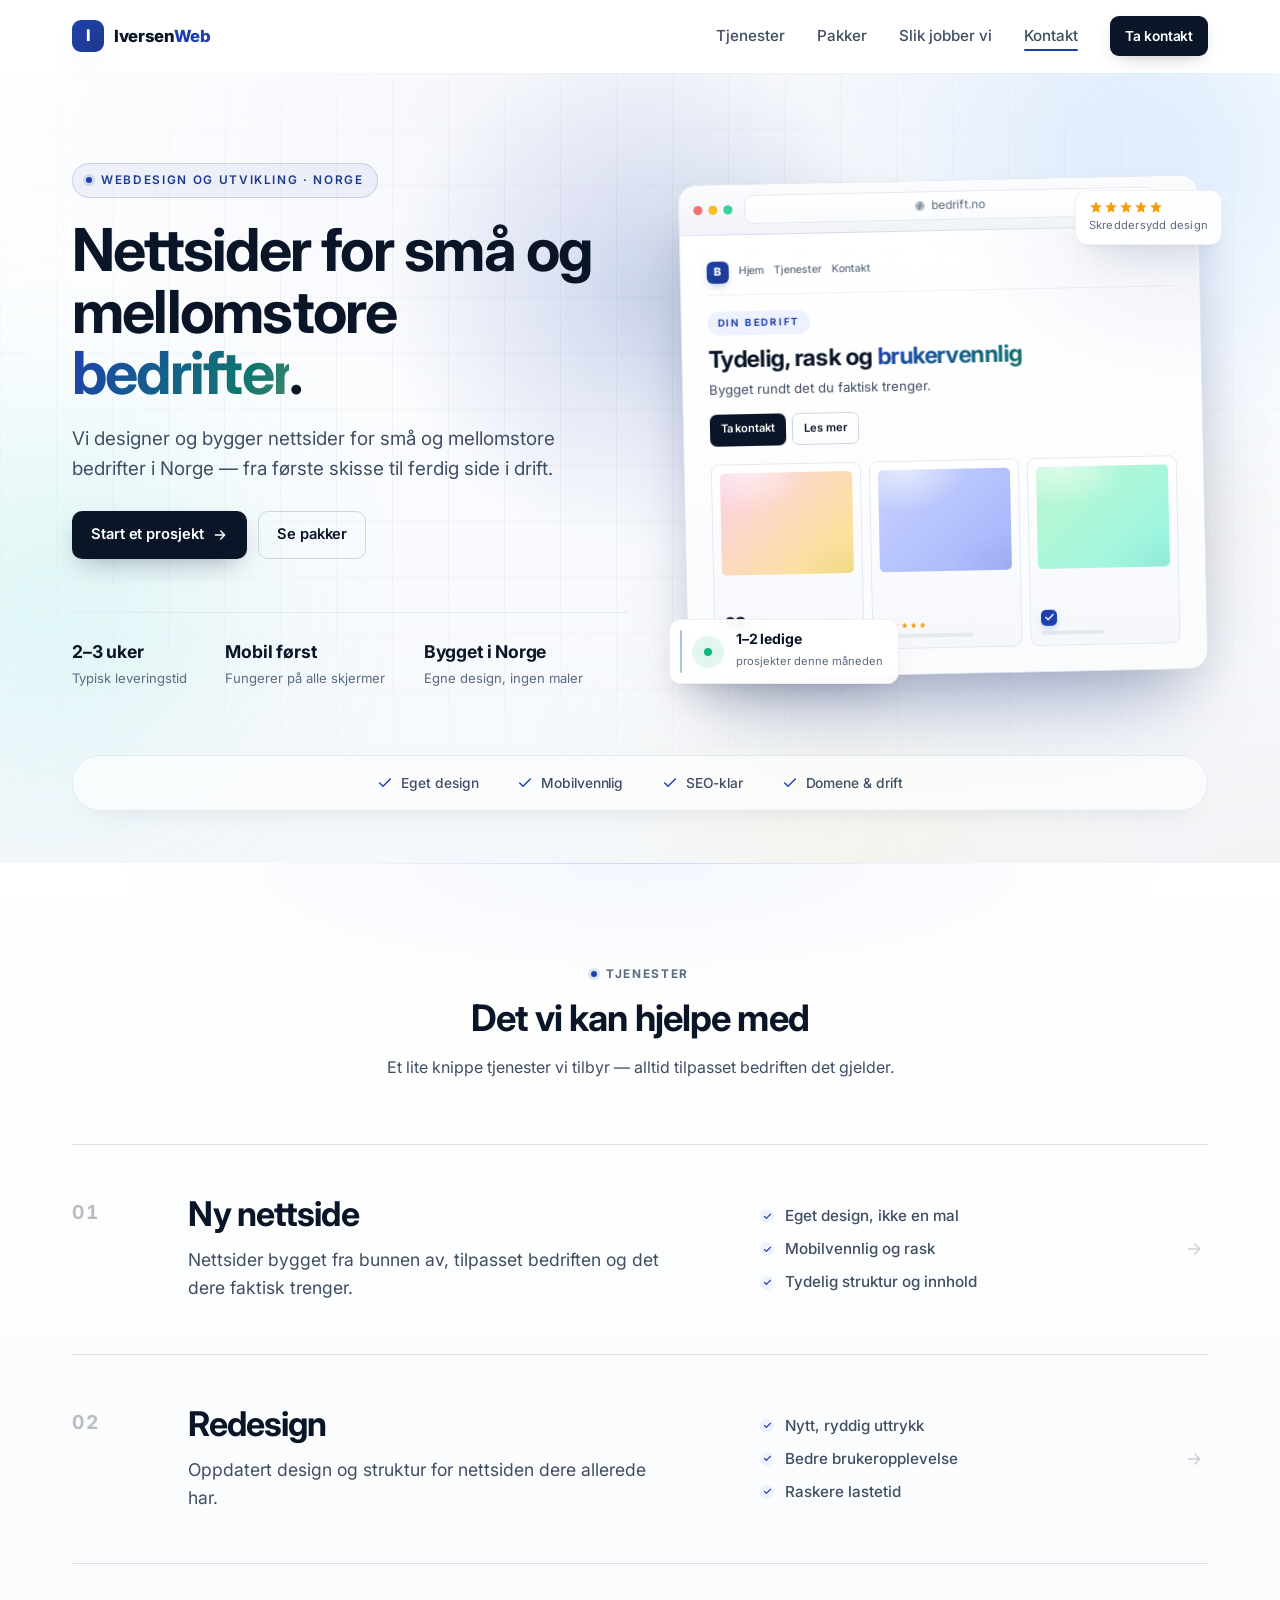
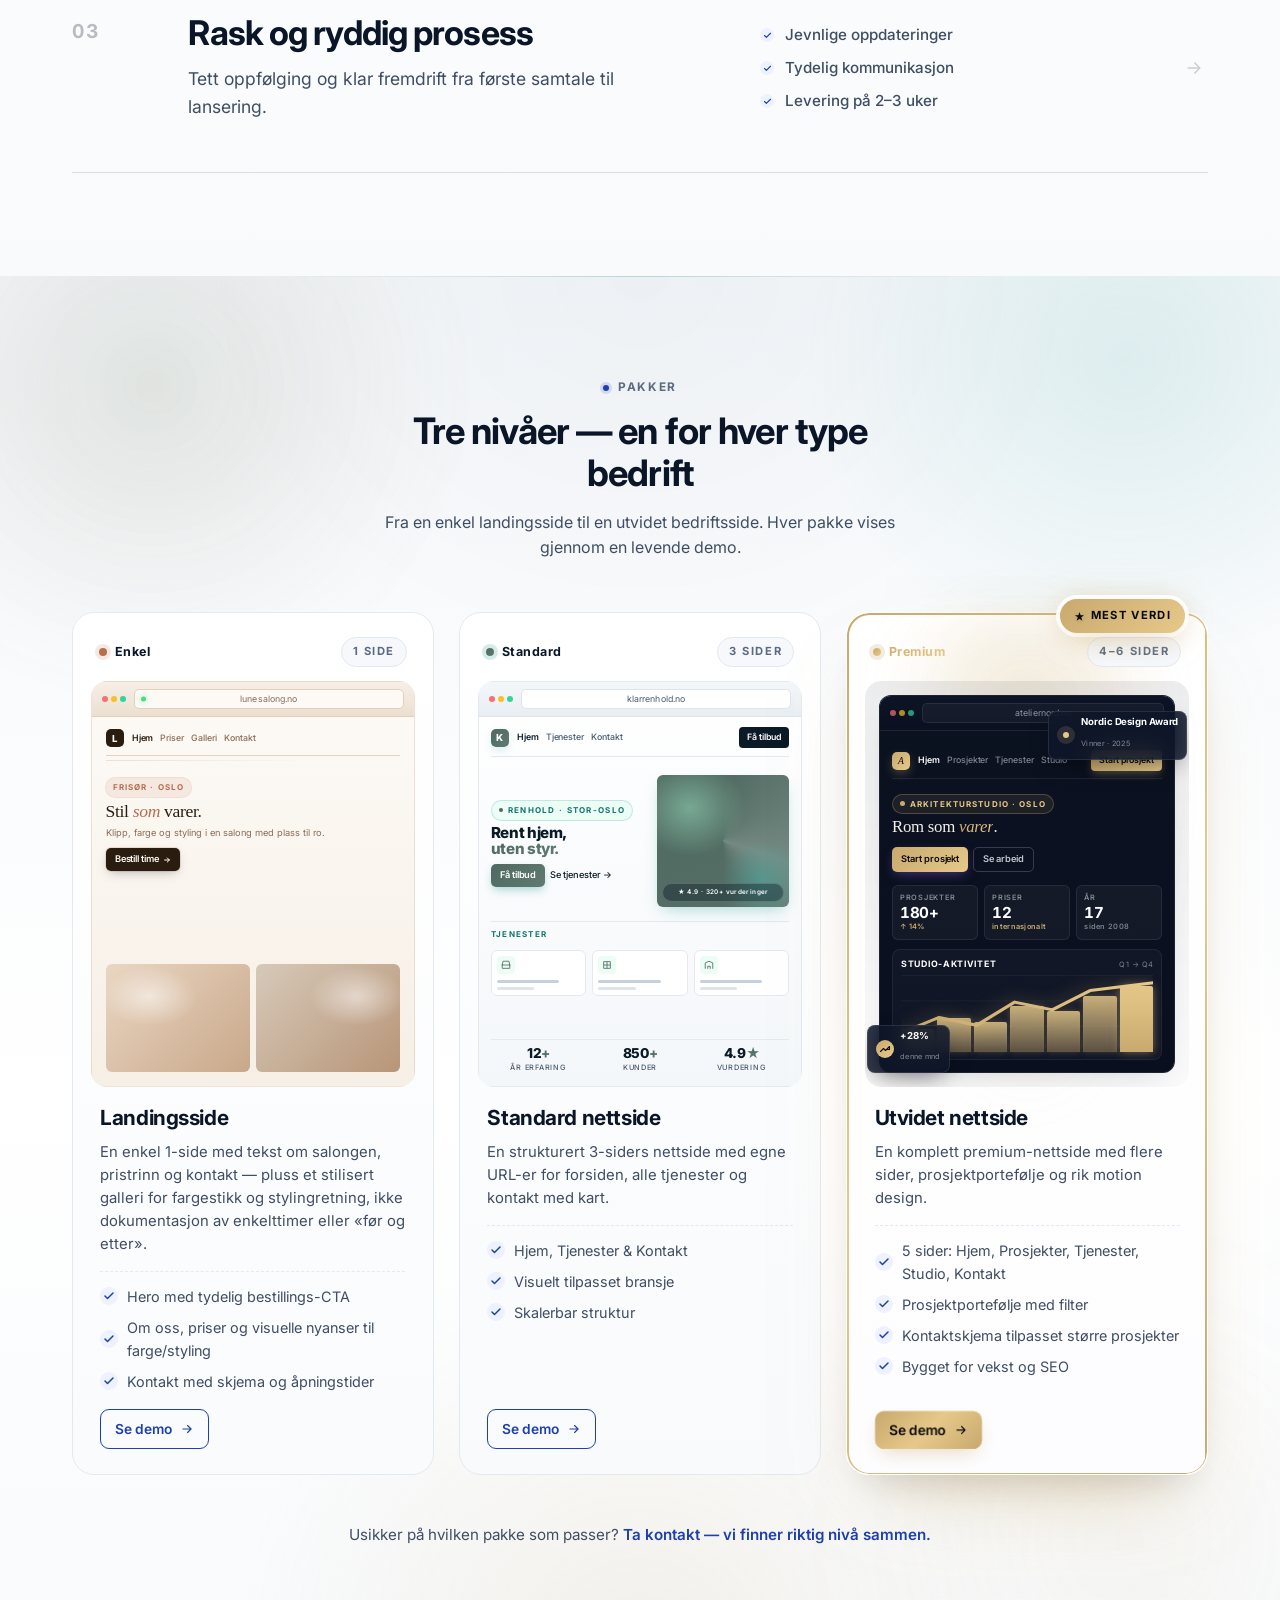
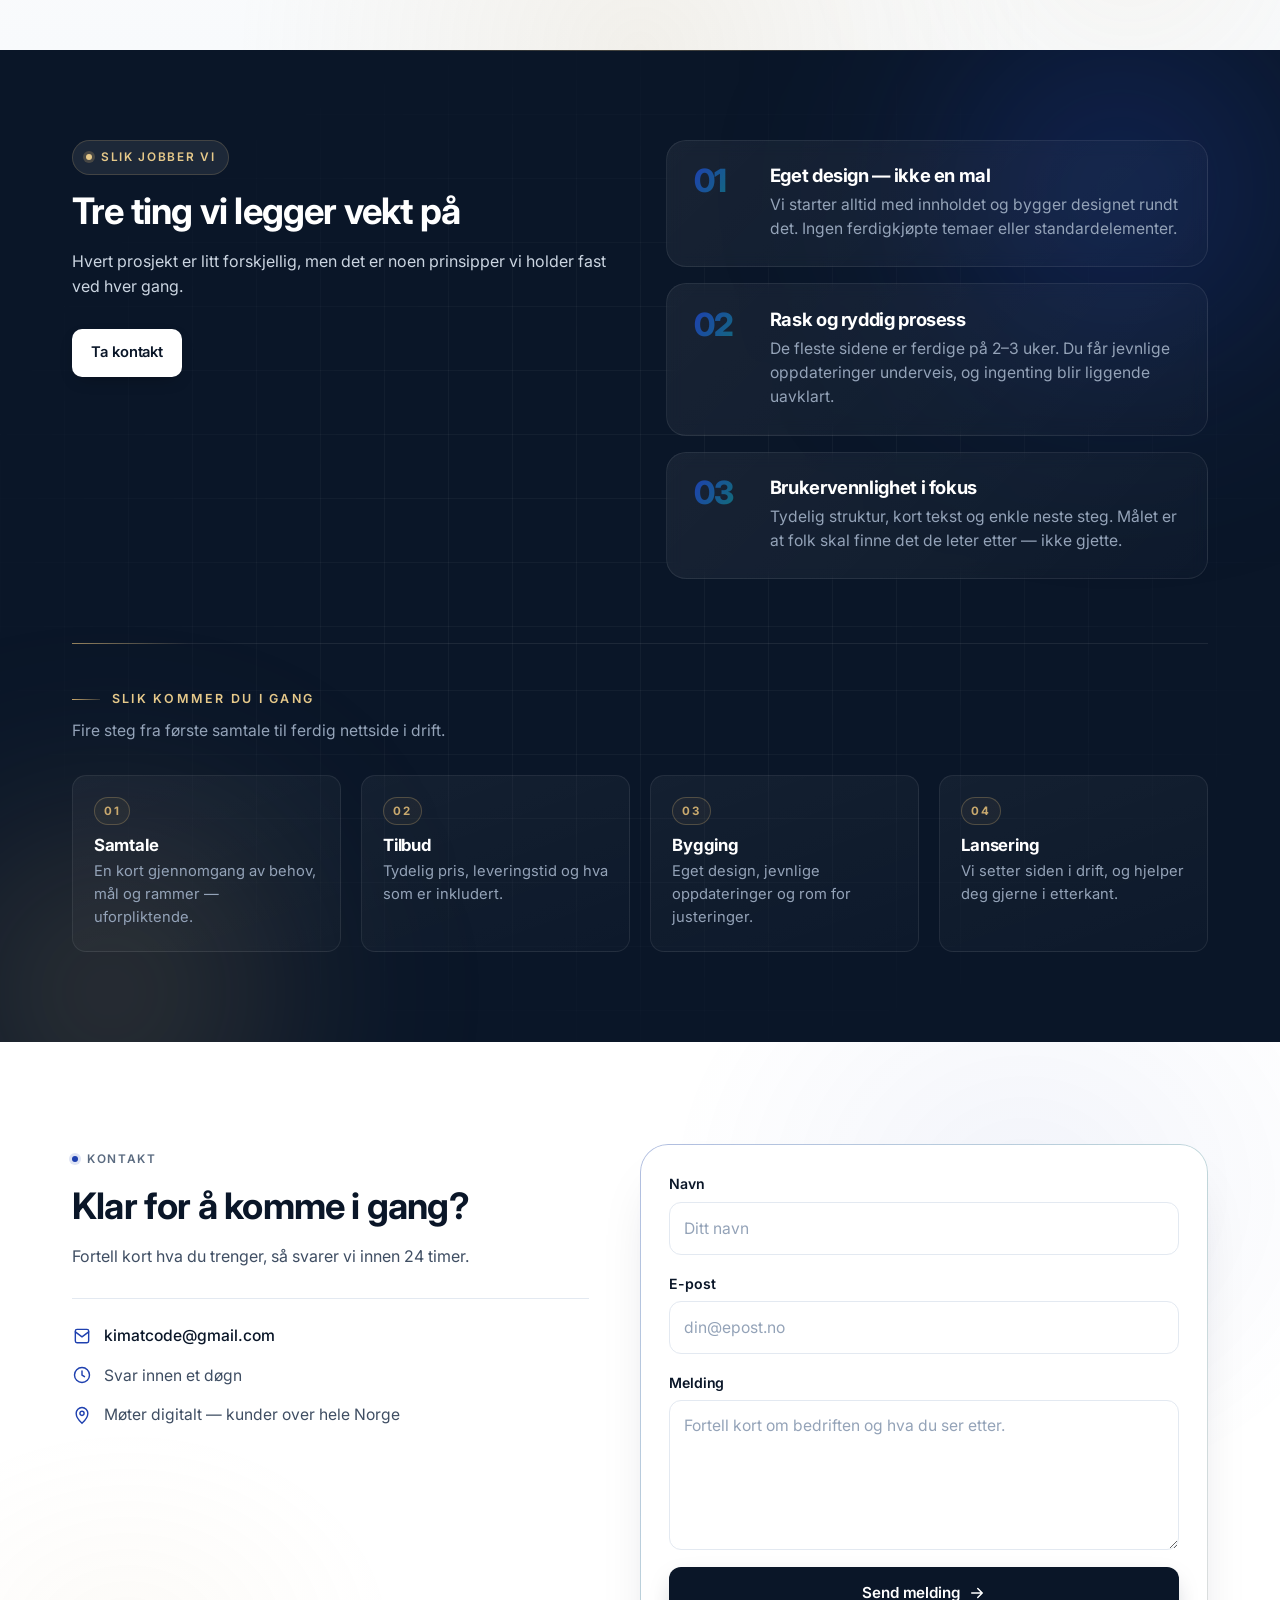
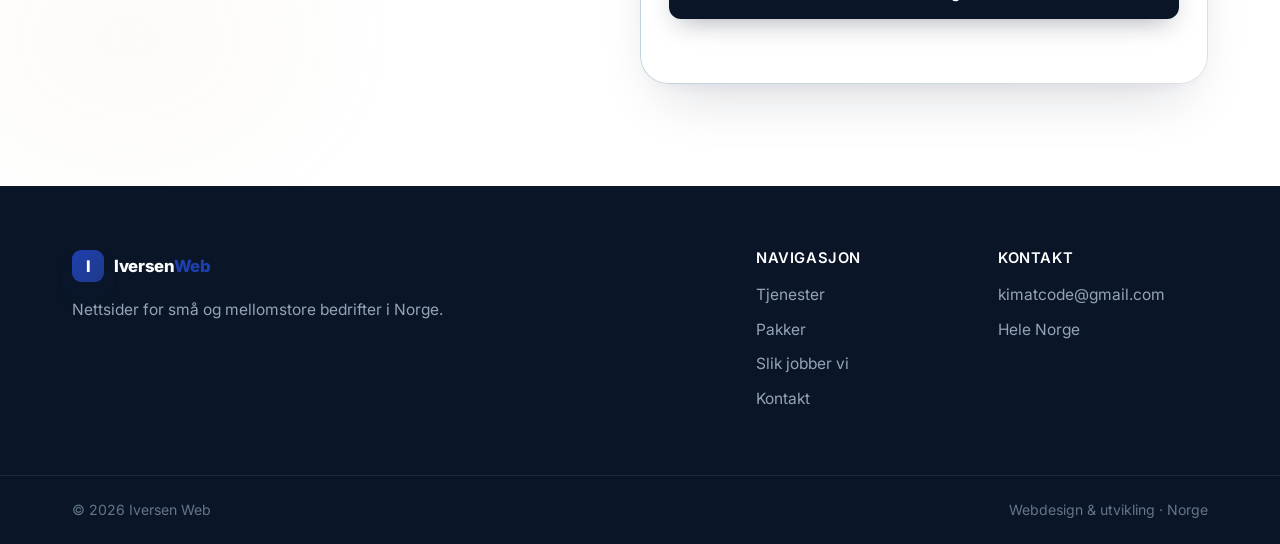
<file: index.html>
<!DOCTYPE html>
<html lang="nb">
<head>
  <meta charset="UTF-8" />
  <meta name="viewport" content="width=device-width, initial-scale=1.0" />
  <meta name="theme-color" content="#0b1220" />
  <title>Iversen Web – Nettsider for små og mellomstore bedrifter</title>
  <meta
    name="description"
    content="Iversen Web designer og bygger nettsider for små og mellomstore bedrifter i Norge — fra første skisse til ferdig side i drift."
  />
  <meta name="author" content="Iversen Web" />

  <!-- Open Graph -->
  <meta property="og:title" content="Iversen Web – Nettsider for små og mellomstore bedrifter" />
  <meta property="og:description" content="Webdesign og utvikling for små og mellomstore bedrifter i Norge. Egne design fra bunnen av — ingen ferdigkjøpte temaer." />
  <meta property="og:type" content="website" />
  <meta property="og:locale" content="nb_NO" />

  <link rel="preconnect" href="https://fonts.googleapis.com" />
  <link rel="preconnect" href="https://fonts.gstatic.com" crossorigin />
  <link
    href="https://fonts.googleapis.com/css2?family=Inter:wght@400;500;600;700;800;900&display=swap"
    rel="stylesheet"
  />

  <link rel="stylesheet" href="styles.css" />
  <link
    rel="icon"
    href="data:image/svg+xml,<svg xmlns=%22http://www.w3.org/2000/svg%22 viewBox=%220 0 100 100%22><rect width=%22100%22 height=%22100%22 rx=%2222%22 fill=%22%231e40af%22/><text x=%2250%22 y=%2266%22 font-size=%2260%22 font-family=%22Inter,Arial%22 font-weight=%22800%22 text-anchor=%22middle%22 fill=%22white%22>I</text></svg>"
  />
</head>
<body>
  <a class="skip-link" href="#main">Hopp til innhold</a>

  <header class="site-header" id="header">
    <div class="container nav-container">
      <a href="#hero" class="logo" aria-label="Iversen Web – forside">
        <span class="logo-mark" aria-hidden="true">I</span>
        <span class="logo-text">Iversen<span class="logo-accent">Web</span></span>
      </a>

      <nav class="nav" id="nav" aria-label="Hovedmeny">
        <ul class="nav-list">
          <li><a href="#services">Tjenester</a></li>
          <li><a href="#portfolio">Pakker</a></li>
          <li><a href="#why">Slik jobber vi</a></li>
          <li><a href="#contact">Kontakt</a></li>
        </ul>
        <a href="#contact" class="btn btn-primary btn-sm nav-cta">Ta kontakt</a>
      </nav>

      <button
        class="nav-toggle"
        id="navToggle"
        aria-label="Åpne meny"
        aria-expanded="false"
        aria-controls="nav"
      >
        <span></span>
        <span></span>
        <span></span>
      </button>
    </div>
  </header>

  <main id="main">
    <!-- =============== HERO =============== -->
    <section class="hero" id="hero">
      <div class="hero-bg" aria-hidden="true">
        <div class="aurora">
          <span class="aurora-blob aurora-1"></span>
          <span class="aurora-blob aurora-2"></span>
          <span class="aurora-blob aurora-3"></span>
        </div>
        <div class="hero-grid"></div>
        <div class="hero-glow" data-parallax></div>
      </div>

      <div class="container hero-inner">
        <div class="hero-content reveal">
          <span class="eyebrow eyebrow-pill">
            <span class="dot"></span> Webdesign og utvikling · Norge
          </span>
          <h1 class="display hero-display">
            Nettsider for små og mellomstore
            <span class="text-gradient text-gradient-anim">bedrifter</span>.
          </h1>
          <p class="lead">
            Vi designer og bygger nettsider for små og mellomstore bedrifter
            i Norge — fra første skisse til ferdig side i drift.
          </p>

          <div class="hero-cta">
            <a href="#contact" class="btn btn-primary btn-glow">
              Start et prosjekt
              <svg width="16" height="16" viewBox="0 0 24 24" fill="none" aria-hidden="true">
                <path d="M5 12h14M13 6l6 6-6 6" stroke="currentColor" stroke-width="2" stroke-linecap="round" stroke-linejoin="round"/>
              </svg>
            </a>
            <a href="#portfolio" class="btn btn-ghost">Se pakker</a>
          </div>

          <ul class="hero-meta" aria-label="Nøkkelpunkter">
            <li>
              <strong>2–3 uker</strong>
              <span>Typisk leveringstid</span>
            </li>
            <li>
              <strong>Mobil først</strong>
              <span>Fungerer på alle skjermer</span>
            </li>
            <li>
              <strong>Bygget i Norge</strong>
              <span>Egne design, ingen maler</span>
            </li>
          </ul>
        </div>

        <aside class="hero-showcase reveal" aria-label="Eksempel-nettside">
          <div class="hero-browser" data-tilt>
            <div class="browser-bar">
              <span class="browser-dots" aria-hidden="true">
                <span></span><span></span><span></span>
              </span>
              <span class="browser-url">
                <svg width="11" height="11" viewBox="0 0 24 24" fill="none" aria-hidden="true">
                  <path d="M12 2a10 10 0 1 0 0 20 10 10 0 0 0 0-20Zm-1 17.93A8.01 8.01 0 0 1 4.07 13H6a8 8 0 0 0 5 6.93Zm-5-9H4.07A8.01 8.01 0 0 1 11 4.07V6a8 8 0 0 0-5 4.93ZM13 4.07A8.01 8.01 0 0 1 19.93 11H18a8 8 0 0 0-5-6.93Zm5 9h1.93A8.01 8.01 0 0 1 13 19.93V18a8 8 0 0 0 5-4.93Z" fill="currentColor"/>
                </svg>
                bedrift.no
              </span>
              <span class="browser-action" aria-hidden="true"></span>
            </div>
            <div class="browser-body">
              <div class="bp-nav">
                <span class="bp-nav-logo">B</span>
                <span class="bp-nav-link">Hjem</span>
                <span class="bp-nav-link">Tjenester</span>
                <span class="bp-nav-link">Kontakt</span>
              </div>

              <span class="bp-eyebrow">Din bedrift</span>
              <h4 class="bp-title">Tydelig, rask og <span>brukervennlig</span></h4>
              <p class="bp-lead">Bygget rundt det du faktisk trenger.</p>

              <div class="bp-actions">
                <span class="bp-btn bp-btn-primary">Ta kontakt</span>
                <span class="bp-btn bp-btn-ghost">Les mer</span>
              </div>

              <div class="bp-cards">
                <div class="bp-card bp-card--stat">
                  <span class="bp-card-num">98<i>%</i></span>
                  <span class="bp-card-bar bp-card-bar-sm"></span>
                </div>
                <div class="bp-card bp-card--rating">
                  <span class="bp-card-stars" aria-hidden="true">
                    <i></i><i></i><i></i><i></i><i></i>
                  </span>
                  <span class="bp-card-bar bp-card-bar-sm"></span>
                </div>
                <div class="bp-card bp-card--feature">
                  <span class="bp-card-icon" aria-hidden="true">
                    <svg viewBox="0 0 24 24" width="11" height="11" fill="none">
                      <path d="M20 6 9 17l-5-5" stroke="currentColor" stroke-width="3" stroke-linecap="round" stroke-linejoin="round"/>
                    </svg>
                  </span>
                  <span class="bp-card-bar bp-card-bar-sm"></span>
                </div>
              </div>
            </div>
          </div>

          <div class="hero-float-card" aria-hidden="true">
            <span class="float-card-pulse">
              <span class="pulse-dot"></span>
            </span>
            <div>
              <strong>1–2 ledige</strong>
              <span>prosjekter denne måneden</span>
            </div>
          </div>

          <div class="hero-rating-card" aria-hidden="true">
            <div class="rating-stars">
              <svg viewBox="0 0 24 24" width="14" height="14"><path d="M12 2l3 7 7 .6-5.3 4.7L18 22l-6-3.6L6 22l1.3-7.7L2 9.6 9 9l3-7Z" fill="currentColor"/></svg>
              <svg viewBox="0 0 24 24" width="14" height="14"><path d="M12 2l3 7 7 .6-5.3 4.7L18 22l-6-3.6L6 22l1.3-7.7L2 9.6 9 9l3-7Z" fill="currentColor"/></svg>
              <svg viewBox="0 0 24 24" width="14" height="14"><path d="M12 2l3 7 7 .6-5.3 4.7L18 22l-6-3.6L6 22l1.3-7.7L2 9.6 9 9l3-7Z" fill="currentColor"/></svg>
              <svg viewBox="0 0 24 24" width="14" height="14"><path d="M12 2l3 7 7 .6-5.3 4.7L18 22l-6-3.6L6 22l1.3-7.7L2 9.6 9 9l3-7Z" fill="currentColor"/></svg>
              <svg viewBox="0 0 24 24" width="14" height="14"><path d="M12 2l3 7 7 .6-5.3 4.7L18 22l-6-3.6L6 22l1.3-7.7L2 9.6 9 9l3-7Z" fill="currentColor"/></svg>
            </div>
            <span>Skreddersydd design</span>
          </div>
        </aside>
      </div>

      <!-- Trust strip -->
      <div class="container">
        <ul class="trust-strip reveal" aria-label="Inkludert i alle pakker">
          <li>
            <svg width="16" height="16" viewBox="0 0 24 24" fill="none"><path d="M20 6 9 17l-5-5" stroke="currentColor" stroke-width="2.2" stroke-linecap="round" stroke-linejoin="round"/></svg>
            Eget design
          </li>
          <li>
            <svg width="16" height="16" viewBox="0 0 24 24" fill="none"><path d="M20 6 9 17l-5-5" stroke="currentColor" stroke-width="2.2" stroke-linecap="round" stroke-linejoin="round"/></svg>
            Mobilvennlig
          </li>
          <li>
            <svg width="16" height="16" viewBox="0 0 24 24" fill="none"><path d="M20 6 9 17l-5-5" stroke="currentColor" stroke-width="2.2" stroke-linecap="round" stroke-linejoin="round"/></svg>
            SEO-klar
          </li>
          <li>
            <svg width="16" height="16" viewBox="0 0 24 24" fill="none"><path d="M20 6 9 17l-5-5" stroke="currentColor" stroke-width="2.2" stroke-linecap="round" stroke-linejoin="round"/></svg>
            Domene &amp; drift
          </li>
        </ul>
      </div>
    </section>

    <!-- =============== SERVICES =============== -->
    <section class="section services" id="services">
      <div class="container">
        <header class="section-head reveal">
          <span class="eyebrow"><span class="dot"></span> Tjenester</span>
          <h2 class="display-sm">Det vi kan hjelpe med</h2>
          <p class="section-lead">
            Et lite knippe tjenester vi tilbyr — alltid tilpasset bedriften det gjelder.
          </p>
        </header>

        <ol class="services-list">
          <li class="services-row reveal">
            <span class="services-row-num" aria-hidden="true">01</span>
            <div class="services-row-main">
              <h3 class="services-row-title">Ny nettside</h3>
              <p class="services-row-desc">
                Nettsider bygget fra bunnen av, tilpasset bedriften og det dere faktisk trenger.
              </p>
            </div>
            <ul class="services-row-points">
              <li>Eget design, ikke en mal</li>
              <li>Mobilvennlig og rask</li>
              <li>Tydelig struktur og innhold</li>
            </ul>
            <span class="services-row-arrow" aria-hidden="true">
              <svg viewBox="0 0 24 24" width="20" height="20" fill="none">
                <path d="M5 12h14M13 6l6 6-6 6" stroke="currentColor" stroke-width="1.8" stroke-linecap="round" stroke-linejoin="round"/>
              </svg>
            </span>
          </li>

          <li class="services-row reveal">
            <span class="services-row-num" aria-hidden="true">02</span>
            <div class="services-row-main">
              <h3 class="services-row-title">Redesign</h3>
              <p class="services-row-desc">
                Oppdatert design og struktur for nettsiden dere allerede har.
              </p>
            </div>
            <ul class="services-row-points">
              <li>Nytt, ryddig uttrykk</li>
              <li>Bedre brukeropplevelse</li>
              <li>Raskere lastetid</li>
            </ul>
            <span class="services-row-arrow" aria-hidden="true">
              <svg viewBox="0 0 24 24" width="20" height="20" fill="none">
                <path d="M5 12h14M13 6l6 6-6 6" stroke="currentColor" stroke-width="1.8" stroke-linecap="round" stroke-linejoin="round"/>
              </svg>
            </span>
          </li>

          <li class="services-row reveal">
            <span class="services-row-num" aria-hidden="true">03</span>
            <div class="services-row-main">
              <h3 class="services-row-title">Rask og ryddig prosess</h3>
              <p class="services-row-desc">
                Tett oppfølging og klar fremdrift fra første samtale til lansering.
              </p>
            </div>
            <ul class="services-row-points">
              <li>Jevnlige oppdateringer</li>
              <li>Tydelig kommunikasjon</li>
              <li>Levering på 2–3 uker</li>
            </ul>
            <span class="services-row-arrow" aria-hidden="true">
              <svg viewBox="0 0 24 24" width="20" height="20" fill="none">
                <path d="M5 12h14M13 6l6 6-6 6" stroke="currentColor" stroke-width="1.8" stroke-linecap="round" stroke-linejoin="round"/>
              </svg>
            </span>
          </li>
        </ol>
      </div>
    </section>

    <!-- =============== PACKAGES =============== -->
    <section class="section packages" id="portfolio">
      <div class="packages-bg" aria-hidden="true"></div>
      <div class="container">
        <header class="section-head reveal">
          <span class="eyebrow"><span class="dot"></span> Pakker</span>
          <h2 class="display-sm">Tre nivåer — en for hver type bedrift</h2>
          <p class="section-lead">
            Fra en enkel landingsside til en utvidet bedriftsside. Hver pakke vises gjennom en levende demo.
          </p>
        </header>

        <div class="packages-grid">

          <!-- ===== TIER 1: ENKEL ===== -->
          <article class="package package--tier-1 reveal">
            <header class="package-head">
              <span class="package-tier">
                <span class="tier-bullet" aria-hidden="true"></span>
                Enkel
              </span>
              <span class="package-pages">1 side</span>
            </header>

            <a href="demoer/pakke-1/index.html" class="package-preview" aria-label="Se demo: Lune Salong – enkel 1-sides nettside">
              <div class="demo demo--enkel">
                <div class="demo-frame">
                  <div class="demo-chrome">
                    <span class="demo-chrome-dots" aria-hidden="true"><i></i><i></i><i></i></span>
                    <span class="demo-chrome-url">lunesalong.no</span>
                  </div>
                  <div class="demo-page demo-page--enkel">
                    <nav class="demo-nav">
                      <span class="demo-logo">L</span>
                      <ul class="demo-nav-links">
                        <li>Hjem</li>
                        <li>Priser</li>
                        <li>Galleri</li>
                        <li>Kontakt</li>
                      </ul>
                    </nav>

                    <div class="demo-hero-1">
                      <span class="demo-pill">Frisør · Oslo</span>
                      <h6 class="demo-h">Stil <em>som</em> varer.</h6>
                      <p class="demo-p">Klipp, farge og styling i en salong med plass til ro.</p>
                      <span class="demo-btn demo-btn--dark">
                        Bestill time
                        <svg width="8" height="8" viewBox="0 0 24 24" fill="none"><path d="M5 12h14M13 6l6 6-6 6" stroke="currentColor" stroke-width="3" stroke-linecap="round"/></svg>
                      </span>
                    </div>

                    <div class="demo-thumbs">
                      <span class="demo-thumb demo-thumb-1"></span>
                      <span class="demo-thumb demo-thumb-2"></span>
                    </div>
                  </div>
                </div>
              </div>

              <span class="package-hover-cue" aria-hidden="true">
                Åpne demo
                <svg width="14" height="14" viewBox="0 0 24 24" fill="none"><path d="M5 12h14M13 6l6 6-6 6" stroke="currentColor" stroke-width="2" stroke-linecap="round" stroke-linejoin="round"/></svg>
              </span>
            </a>

            <div class="package-body">
              <h3>Landingsside</h3>
              <p>En enkel 1-side med tekst om salongen, pristrinn og kontakt — pluss et stilisert galleri for fargestikk og stylingretning, ikke dokumentasjon av enkelttimer eller «før og etter».</p>
              <ul class="package-features">
                <li>Hero med tydelig bestillings-CTA</li>
                <li>Om oss, priser og visuelle nyanser til farge/styling</li>
                <li>Kontakt med skjema og åpningstider</li>
              </ul>
              <a href="demoer/pakke-1/index.html" class="btn btn-outline btn-sm package-cta">
                Se demo
                <svg width="14" height="14" viewBox="0 0 24 24" fill="none"><path d="M5 12h14M13 6l6 6-6 6" stroke="currentColor" stroke-width="2" stroke-linecap="round" stroke-linejoin="round"/></svg>
              </a>
            </div>
          </article>

          <!-- ===== TIER 2: STANDARD ===== -->
          <article class="package package--tier-2 reveal">
            <header class="package-head">
              <span class="package-tier">
                <span class="tier-bullet" aria-hidden="true"></span>
                Standard
              </span>
              <span class="package-pages">3 sider</span>
            </header>

            <a href="demoer/pakke-2/index.html" class="package-preview" aria-label="Se demo: Klar Renhold – 3-sides standard nettside">
              <div class="demo demo--standard">
                <div class="demo-frame">
                  <div class="demo-chrome">
                    <span class="demo-chrome-dots" aria-hidden="true"><i></i><i></i><i></i></span>
                    <span class="demo-chrome-url">klarrenhold.no</span>
                  </div>
                  <div class="demo-page demo-page--standard">
                    <nav class="demo-nav demo-nav--klar">
                      <span class="demo-logo demo-logo--klar">K</span>
                      <ul class="demo-nav-links">
                        <li>Hjem</li>
                        <li>Tjenester</li>
                        <li>Kontakt</li>
                      </ul>
                      <span class="demo-nav-cta demo-nav-cta--klar">Få tilbud</span>
                    </nav>

                    <div class="demo-hero-2">
                      <div class="demo-hero-2-text">
                        <span class="demo-eyebrow-2">
                          <span class="demo-eyebrow-2-dot"></span>
                          Renhold · Stor-Oslo
                        </span>
                        <h6 class="demo-h demo-h--klar">Rent hjem,<br/><em>uten styr.</em></h6>
                        <div class="demo-actions">
                          <span class="demo-btn demo-btn--klar">Få tilbud</span>
                          <span class="demo-btn demo-btn--klar-ghost">Se tjenester →</span>
                        </div>
                      </div>
                      <div class="demo-hero-2-img demo-hero-2-img--klar" aria-hidden="true">
                        <span class="demo-hero-2-img-shine"></span>
                        <span class="demo-hero-2-img-tag">★ 4.9 · 320+ vurderinger</span>
                      </div>
                    </div>

                    <div class="demo-section-label demo-section-label--klar">Tjenester</div>

                    <div class="demo-cards-row">
                      <div class="demo-card-mini demo-card-mini--klar">
                        <span class="demo-card-icon demo-card-icon--klar">
                          <svg width="10" height="10" viewBox="0 0 24 24" fill="none"><path d="M3 12l2-9h14l2 9M3 12v8h18v-8M3 12h18" stroke="currentColor" stroke-width="2" stroke-linecap="round" stroke-linejoin="round"/></svg>
                        </span>
                        <span class="demo-bar"></span>
                        <span class="demo-bar demo-bar--sm"></span>
                      </div>
                      <div class="demo-card-mini demo-card-mini--klar">
                        <span class="demo-card-icon demo-card-icon--klar">
                          <svg width="10" height="10" viewBox="0 0 24 24" fill="none"><path d="M4 4h16v16H4z M4 12h16 M12 4v16" stroke="currentColor" stroke-width="2"/></svg>
                        </span>
                        <span class="demo-bar"></span>
                        <span class="demo-bar demo-bar--sm"></span>
                      </div>
                      <div class="demo-card-mini demo-card-mini--klar">
                        <span class="demo-card-icon demo-card-icon--klar">
                          <svg width="10" height="10" viewBox="0 0 24 24" fill="none"><path d="M3 21V7l9-4 9 4v14 M9 21v-6h6v6" stroke="currentColor" stroke-width="2" stroke-linejoin="round"/></svg>
                        </span>
                        <span class="demo-bar"></span>
                        <span class="demo-bar demo-bar--sm"></span>
                      </div>
                    </div>

                    <div class="demo-stats-row demo-stats-row--klar">
                      <div><b>12<span>+</span></b><small>år erfaring</small></div>
                      <div><b>850<span>+</span></b><small>kunder</small></div>
                      <div><b>4.9<span>★</span></b><small>vurdering</small></div>
                    </div>
                  </div>
                </div>
              </div>

              <span class="package-hover-cue" aria-hidden="true">
                Åpne demo
                <svg width="14" height="14" viewBox="0 0 24 24" fill="none"><path d="M5 12h14M13 6l6 6-6 6" stroke="currentColor" stroke-width="2" stroke-linecap="round" stroke-linejoin="round"/></svg>
              </span>
            </a>

            <div class="package-body">
              <h3>Standard nettside</h3>
              <p>En strukturert 3-siders nettside med egne URL-er for forsiden, alle tjenester og kontakt med kart.</p>
              <ul class="package-features">
                <li>Hjem, Tjenester &amp; Kontakt</li>
                <li>Visuelt tilpasset bransje</li>
                <li>Skalerbar struktur</li>
              </ul>
              <a href="demoer/pakke-2/index.html" class="btn btn-outline btn-sm package-cta">
                Se demo
                <svg width="14" height="14" viewBox="0 0 24 24" fill="none"><path d="M5 12h14M13 6l6 6-6 6" stroke="currentColor" stroke-width="2" stroke-linecap="round" stroke-linejoin="round"/></svg>
              </a>
            </div>
          </article>

          <!-- ===== TIER 3: PREMIUM ===== -->
          <article class="package package--tier-3 package--featured reveal">
            <span class="package-glow" aria-hidden="true"></span>
            <span class="package-ribbon">
              <svg width="11" height="11" viewBox="0 0 24 24" fill="none" aria-hidden="true">
                <path d="m12 2 2.4 7.4H22l-6.2 4.5 2.4 7.4L12 16.8l-6.2 4.5 2.4-7.4L2 9.4h7.6L12 2Z" fill="currentColor"/>
              </svg>
              Mest verdi
            </span>
            <header class="package-head">
              <span class="package-tier package-tier--premium">
                <span class="tier-bullet" aria-hidden="true"></span>
                Premium
              </span>
              <span class="package-pages">4–6 sider</span>
            </header>

            <a href="demoer/pakke-3/index.html" class="package-preview" aria-label="Se demo: Atelier Nord – premium 5-sides nettside">
              <div class="demo demo--premium">
                <div class="demo-aura" aria-hidden="true"></div>

                <div class="demo-frame demo-frame--dark">
                  <div class="demo-chrome demo-chrome--dark">
                    <span class="demo-chrome-dots" aria-hidden="true"><i></i><i></i><i></i></span>
                    <span class="demo-chrome-url">ateliernord.no</span>
                  </div>
                  <div class="demo-page demo-page--premium">
                    <div class="demo-page-glow" aria-hidden="true"></div>

                    <nav class="demo-nav demo-nav--premium">
                      <span class="demo-logo demo-logo--glow demo-logo--serif">A</span>
                      <ul class="demo-nav-links">
                        <li>Hjem</li>
                        <li>Prosjekter</li>
                        <li>Tjenester</li>
                        <li>Studio</li>
                      </ul>
                      <span class="demo-nav-cta demo-nav-cta--glow">Start prosjekt</span>
                    </nav>

                    <div class="demo-hero-3">
                      <span class="demo-eyebrow-3">
                        <span class="demo-eyebrow-dot"></span>
                        Arkitekturstudio · Oslo
                      </span>
                      <h6 class="demo-h demo-h--light demo-h--serif-light">
                        Rom som <em>varer</em>.
                      </h6>
                      <div class="demo-actions">
                        <span class="demo-btn demo-btn--gradient">Start prosjekt</span>
                        <span class="demo-btn demo-btn--ghost-dark">Se arbeid</span>
                      </div>
                    </div>

                    <div class="demo-kpis">
                      <div class="demo-kpi">
                        <small>Prosjekter</small>
                        <b><span data-counter="180" data-suffix="+">180+</span></b>
                        <span class="demo-kpi-trend">↑ 14%</span>
                      </div>
                      <div class="demo-kpi">
                        <small>Priser</small>
                        <b><span data-counter="12">12</span></b>
                        <span class="demo-kpi-trend">internasjonalt</span>
                      </div>
                      <div class="demo-kpi">
                        <small>År</small>
                        <b><span data-counter="17">17</span></b>
                        <span class="demo-kpi-trend">siden 2008</span>
                      </div>
                    </div>

                    <div class="demo-chart">
                      <div class="demo-chart-head">
                        <span class="demo-chart-title">Studio-aktivitet</span>
                        <span class="demo-chart-sub">Q1 → Q4</span>
                      </div>
                      <div class="demo-chart-body">
                        <div class="demo-chart-grid" aria-hidden="true"></div>
                        <div class="demo-chart-bars" aria-hidden="true">
                          <span style="--h:32%"></span>
                          <span style="--h:48%"></span>
                          <span style="--h:42%"></span>
                          <span style="--h:65%"></span>
                          <span style="--h:58%"></span>
                          <span style="--h:78%"></span>
                          <span style="--h:92%"></span>
                        </div>
                        <svg class="demo-chart-line" viewBox="0 0 100 40" preserveAspectRatio="none" aria-hidden="true">
                          <defs>
                            <linearGradient id="chartLine" x1="0" x2="1" y1="0" y2="0">
                              <stop offset="0%" stop-color="#c9a96e"/>
                              <stop offset="100%" stop-color="#e6c98a"/>
                            </linearGradient>
                          </defs>
                          <path d="M0 30 L15 22 L30 26 L45 14 L60 18 L75 8 L100 4"
                                fill="none" stroke="url(#chartLine)" stroke-width="1.5"
                                stroke-linecap="round" stroke-linejoin="round" pathLength="100"/>
                        </svg>
                      </div>
                    </div>
                  </div>
                </div>

                <!-- Floating elements outside the frame -->
                <div class="demo-float demo-float-1" aria-hidden="true">
                  <span class="demo-float-pulse"><span></span></span>
                  <div>
                    <b>Nordic Design Award</b>
                    <small>Vinner · 2025</small>
                  </div>
                </div>

                <div class="demo-float demo-float-2" aria-hidden="true">
                  <span class="demo-float-icon">
                    <svg width="12" height="12" viewBox="0 0 24 24" fill="none"><path d="M3 17l6-6 4 4 8-8M21 7v6h-6" stroke="currentColor" stroke-width="2.2" stroke-linecap="round" stroke-linejoin="round"/></svg>
                  </span>
                  <div>
                    <b>+28%</b>
                    <small>denne mnd</small>
                  </div>
                </div>
              </div>

              <span class="package-hover-cue" aria-hidden="true">
                Åpne demo
                <svg width="14" height="14" viewBox="0 0 24 24" fill="none"><path d="M5 12h14M13 6l6 6-6 6" stroke="currentColor" stroke-width="2" stroke-linecap="round" stroke-linejoin="round"/></svg>
              </span>
            </a>

            <div class="package-body">
              <h3>Utvidet nettside</h3>
              <p>En komplett premium-nettside med flere sider, prosjektportefølje og rik motion design.</p>
              <ul class="package-features">
                <li>5 sider: Hjem, Prosjekter, Tjenester, Studio, Kontakt</li>
                <li>Prosjektportefølje med filter</li>
                <li>Kontaktskjema tilpasset større prosjekter</li>
                <li>Bygget for vekst og SEO</li>
              </ul>
              <a href="demoer/pakke-3/index.html" class="btn btn-primary btn-sm btn-glow package-cta">
                Se demo
                <svg width="14" height="14" viewBox="0 0 24 24" fill="none"><path d="M5 12h14M13 6l6 6-6 6" stroke="currentColor" stroke-width="2" stroke-linecap="round" stroke-linejoin="round"/></svg>
              </a>
            </div>
          </article>

        </div>

        <p class="packages-foot reveal">
          Usikker på hvilken pakke som passer?
          <a href="#contact">Ta kontakt — vi finner riktig nivå sammen.</a>
        </p>
      </div>
    </section>

    <!-- =============== WHY CHOOSE ME =============== -->
    <section class="section why" id="why">
      <div class="why-bg" aria-hidden="true">
        <div class="why-grid-bg"></div>
        <div class="why-orb why-orb-1"></div>
        <div class="why-orb why-orb-2"></div>
      </div>
      <div class="container why-grid">
        <div class="why-intro reveal">
          <span class="eyebrow"><span class="dot"></span> Slik jobber vi</span>
          <h2 class="display-sm">Tre ting vi legger vekt på</h2>
          <p class="section-lead">
            Hvert prosjekt er litt forskjellig, men det er noen prinsipper vi
            holder fast ved hver gang.
          </p>
          <a href="#contact" class="btn btn-primary btn-glow">Ta kontakt</a>
        </div>

        <ul class="why-list">
          <li class="why-item reveal">
            <span class="why-num">01</span>
            <div>
              <h3>Eget design — ikke en mal</h3>
              <p>
                Vi starter alltid med innholdet og bygger designet rundt det.
                Ingen ferdigkjøpte temaer eller standardelementer.
              </p>
            </div>
          </li>
          <li class="why-item reveal">
            <span class="why-num">02</span>
            <div>
              <h3>Rask og ryddig prosess</h3>
              <p>
                De fleste sidene er ferdige på 2–3 uker. Du får jevnlige
                oppdateringer underveis, og ingenting blir liggende uavklart.
              </p>
            </div>
          </li>
          <li class="why-item reveal">
            <span class="why-num">03</span>
            <div>
              <h3>Brukervennlighet i fokus</h3>
              <p>
                Tydelig struktur, kort tekst og enkle neste steg. Målet er at
                folk skal finne det de leter etter — ikke gjette.
              </p>
            </div>
          </li>
        </ul>
      </div>

      <div class="container why-process-wrap">
        <div class="why-process reveal" aria-label="Slik kommer du i gang">
          <header class="why-process-head">
            <span class="why-process-eyebrow">
              <span class="why-process-line"></span>
              Slik kommer du i gang
            </span>
            <p class="why-process-lead">
              Fire steg fra første samtale til ferdig nettside i drift.
            </p>
          </header>

          <ol class="why-process-list">
            <li class="why-step reveal">
              <span class="why-step-num">01</span>
              <h4>Samtale</h4>
              <p>En kort gjennomgang av behov, mål og rammer — uforpliktende.</p>
            </li>
            <li class="why-step reveal">
              <span class="why-step-num">02</span>
              <h4>Tilbud</h4>
              <p>Tydelig pris, leveringstid og hva som er inkludert.</p>
            </li>
            <li class="why-step reveal">
              <span class="why-step-num">03</span>
              <h4>Bygging</h4>
              <p>Eget design, jevnlige oppdateringer og rom for justeringer.</p>
            </li>
            <li class="why-step reveal">
              <span class="why-step-num">04</span>
              <h4>Lansering</h4>
              <p>Vi setter siden i drift, og hjelper deg gjerne i etterkant.</p>
            </li>
          </ol>
        </div>
      </div>
    </section>

    <!-- =============== CONTACT =============== -->
    <section class="section contact" id="contact">
      <div class="container contact-grid">
        <div class="contact-intro reveal">
          <span class="eyebrow"><span class="dot"></span> Kontakt</span>
          <h2 class="display-sm">Klar for å komme i gang?</h2>
          <p class="section-lead">
            Fortell kort hva du trenger, så svarer vi innen 24 timer.
          </p>

          <ul class="contact-info">
            <li>
              <svg viewBox="0 0 24 24" width="20" height="20" fill="none" aria-hidden="true">
                <path d="M4 6a2 2 0 0 1 2-2h12a2 2 0 0 1 2 2v12a2 2 0 0 1-2 2H6a2 2 0 0 1-2-2V6Z" stroke="currentColor" stroke-width="1.7"/>
                <path d="m4 7 8 6 8-6" stroke="currentColor" stroke-width="1.7" stroke-linecap="round" stroke-linejoin="round"/>
              </svg>
              <a href="mailto:kimatcode@gmail.com">kimatcode@gmail.com</a>
            </li>
            <li>
              <svg viewBox="0 0 24 24" width="20" height="20" fill="none" aria-hidden="true">
                <circle cx="12" cy="12" r="9" stroke="currentColor" stroke-width="1.7"/>
                <path d="M12 7v5l3 2" stroke="currentColor" stroke-width="1.7" stroke-linecap="round"/>
              </svg>
              <span>Svar innen et døgn</span>
            </li>
            <li>
              <svg viewBox="0 0 24 24" width="20" height="20" fill="none" aria-hidden="true">
                <path d="M12 22s7-6.2 7-12a7 7 0 1 0-14 0c0 5.8 7 12 7 12Z" stroke="currentColor" stroke-width="1.7"/>
                <circle cx="12" cy="10" r="2.5" stroke="currentColor" stroke-width="1.7"/>
              </svg>
              <span>Møter digitalt — kunder over hele Norge</span>
            </li>
          </ul>
        </div>

        <form
          class="contact-form reveal"
          id="contactForm"
          action="https://formspree.io/f/xgodyqkk"
          method="POST"
          novalidate
        >
          <div class="form-glow" aria-hidden="true"></div>
          <div class="form-row">
            <label for="name">Navn</label>
            <input
              type="text"
              id="name"
              name="name"
              autocomplete="name"
              required
              placeholder="Ditt navn"
            />
          </div>

          <div class="form-row">
            <label for="email">E-post</label>
            <input
              type="email"
              id="email"
              name="email"
              autocomplete="email"
              required
              placeholder="din@epost.no"
            />
          </div>

          <div class="form-row">
            <label for="message">Melding</label>
            <textarea
              id="message"
              name="message"
              rows="5"
              required
              placeholder="Fortell kort om bedriften og hva du ser etter."
            ></textarea>
          </div>

          <!-- Honeypot for spam (Formspree-kompatibelt) -->
          <input type="text" name="_gotcha" tabindex="-1" autocomplete="off" class="hp" aria-hidden="true" />

          <button type="submit" class="btn btn-primary btn-lg btn-block btn-glow">
            Send melding
            <svg width="18" height="18" viewBox="0 0 24 24" fill="none" aria-hidden="true">
              <path d="M5 12h14M13 6l6 6-6 6" stroke="currentColor" stroke-width="2" stroke-linecap="round" stroke-linejoin="round"/>
            </svg>
          </button>

          <p class="form-status" id="formStatus" role="status" aria-live="polite"></p>
        </form>
      </div>
    </section>
  </main>

  <!-- =============== FOOTER =============== -->
  <footer class="site-footer">
    <div class="container footer-inner">
      <div class="footer-brand">
        <a href="#hero" class="logo">
          <span class="logo-mark" aria-hidden="true">I</span>
          <span class="logo-text">Iversen<span class="logo-accent">Web</span></span>
        </a>
        <p>Nettsider for små og mellomstore bedrifter i Norge.</p>
      </div>

      <div class="footer-cols">
        <div class="footer-col">
          <h4>Navigasjon</h4>
          <ul>
            <li><a href="#services">Tjenester</a></li>
            <li><a href="#portfolio">Pakker</a></li>
            <li><a href="#why">Slik jobber vi</a></li>
            <li><a href="#contact">Kontakt</a></li>
          </ul>
        </div>
        <div class="footer-col">
          <h4>Kontakt</h4>
          <ul>
            <li><a href="mailto:kimatcode@gmail.com">kimatcode@gmail.com</a></li>
            <li>Hele Norge</li>
          </ul>
        </div>
      </div>
    </div>

    <div class="footer-bottom">
      <div class="container footer-bottom-inner">
        <span>© <span id="year"></span> Iversen Web</span>
        <span>Webdesign &amp; utvikling · Norge</span>
      </div>
    </div>
  </footer>

  <script src="script.js" defer></script>
</body>
</html>
</file>
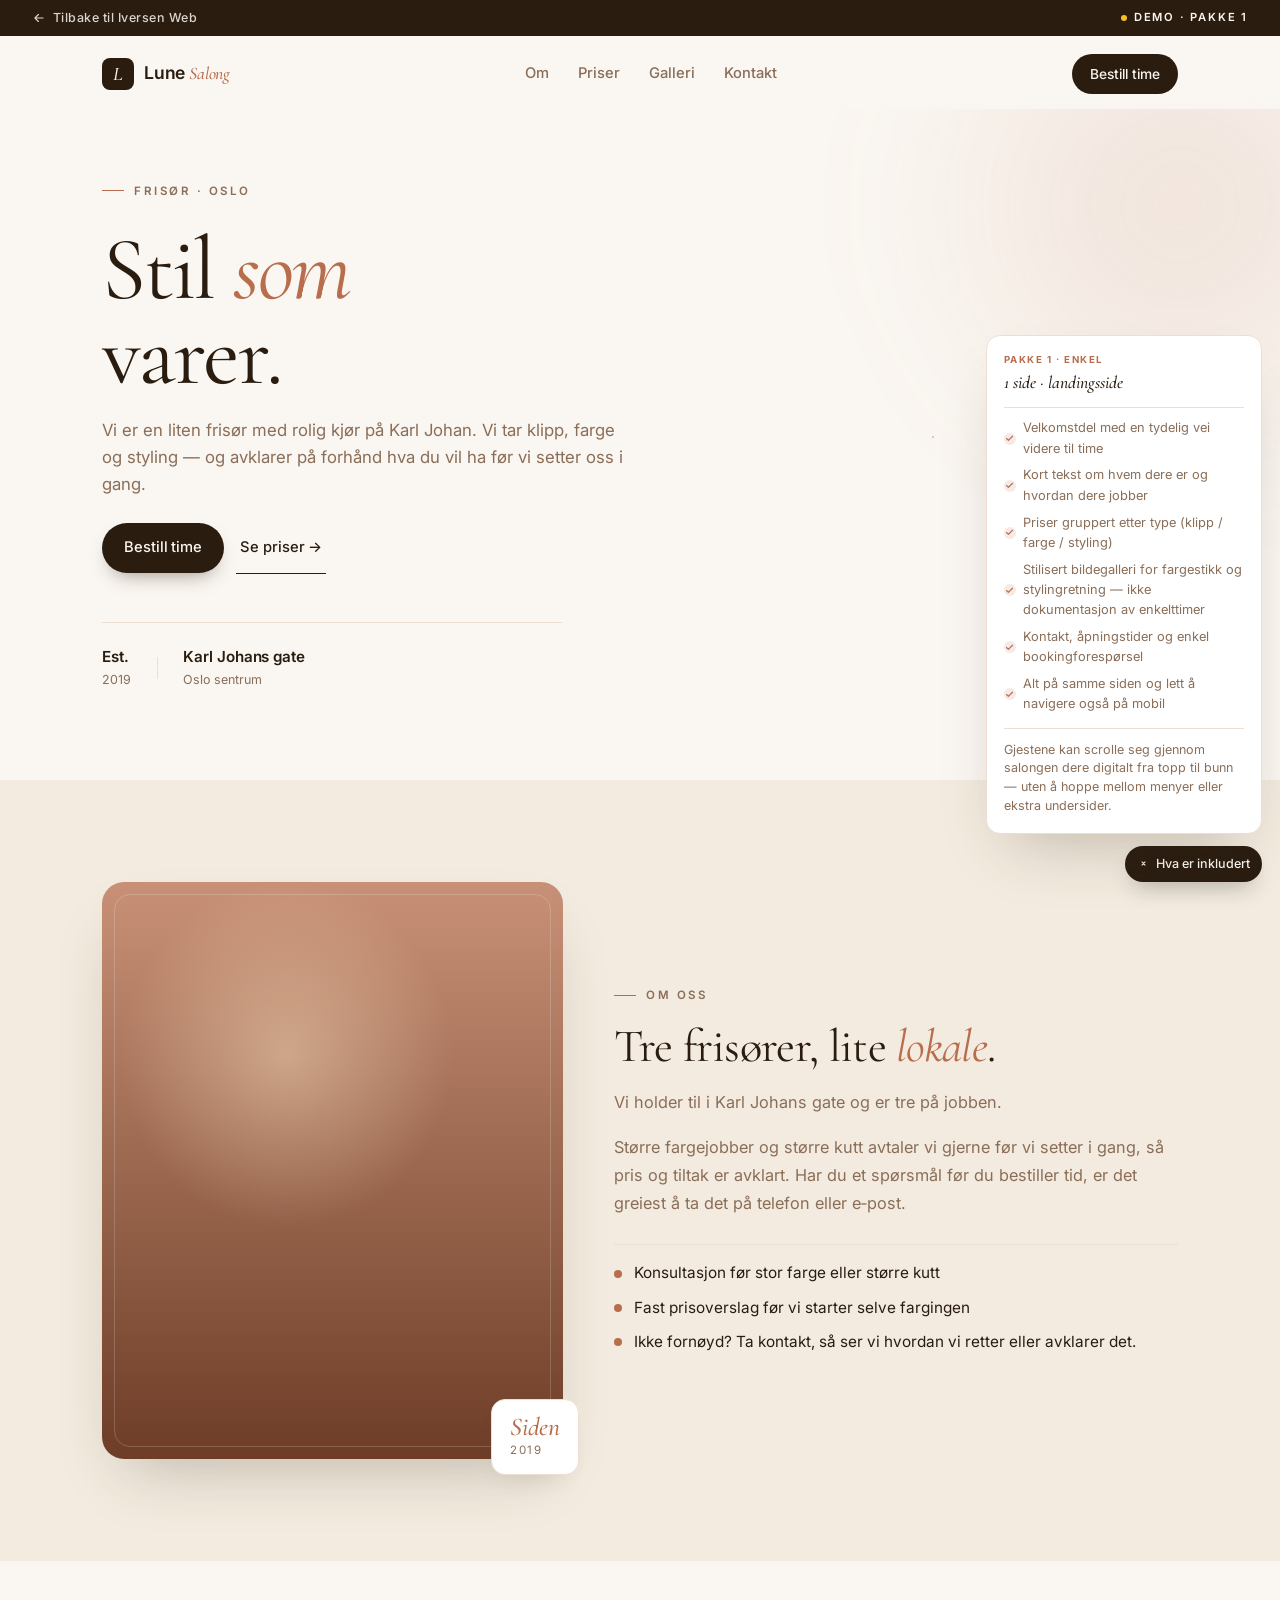
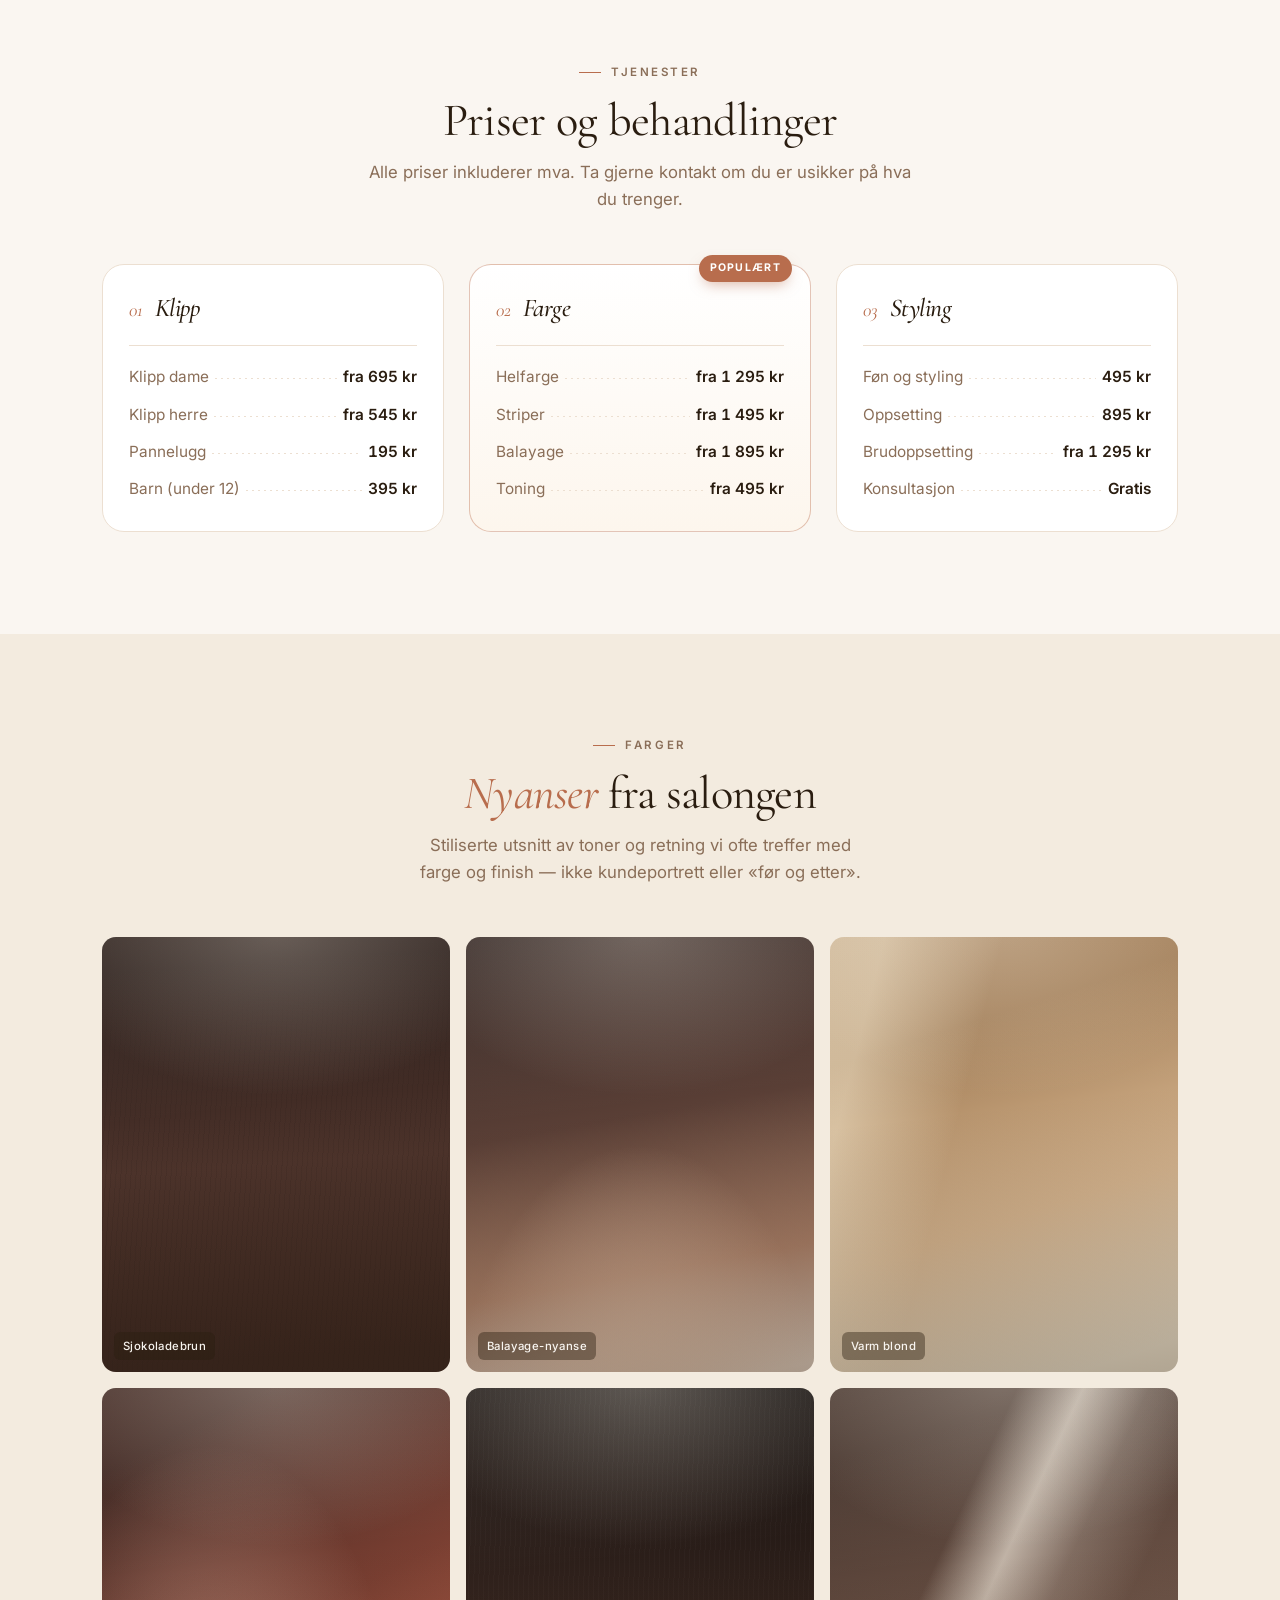
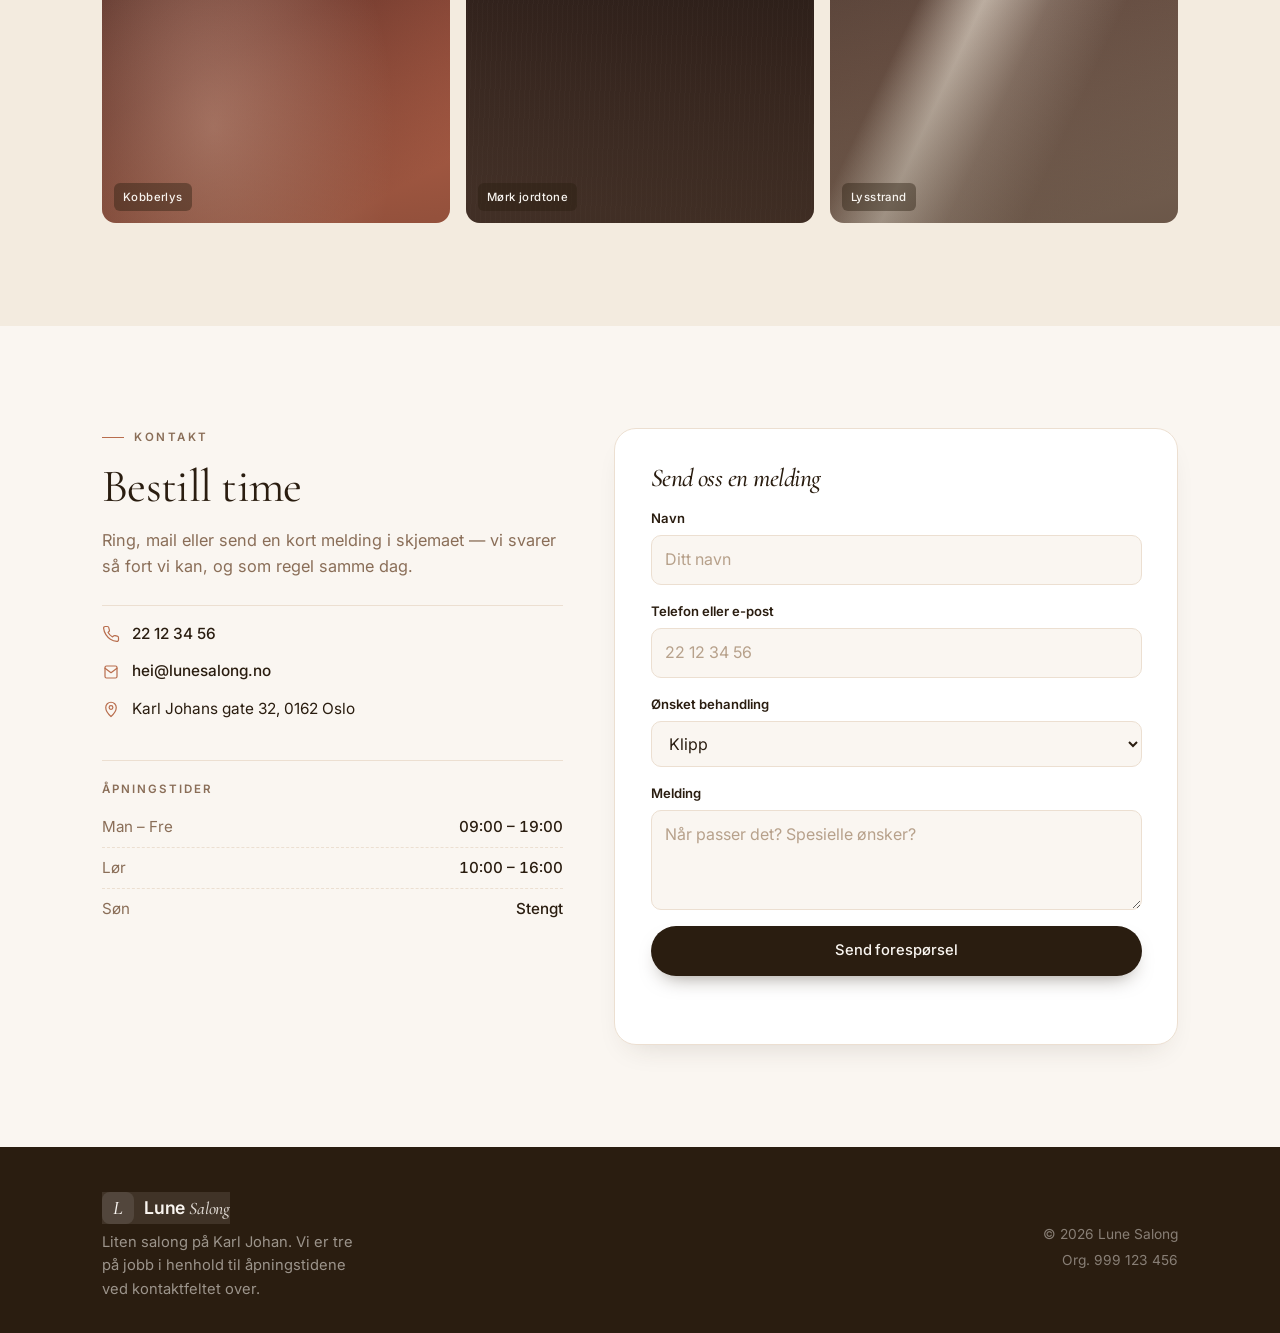
<file: demoer/pakke-1/index.html>
<!DOCTYPE html>
<html lang="nb">
<head>
  <meta charset="UTF-8" />
  <meta name="viewport" content="width=device-width, initial-scale=1.0" />
  <meta name="theme-color" content="#2a1d10" />
  <title>Lune Salong – Klipp, farge og styling i Oslo</title>
  <meta name="description" content="Lune Salong — frisør i Oslo sentrum. Klipp, farge og styling. Tre ansatte på et lite lokale i Karl Johans gate." />

  <link rel="preconnect" href="https://fonts.googleapis.com" />
  <link rel="preconnect" href="https://fonts.gstatic.com" crossorigin />
  <link
    href="https://fonts.googleapis.com/css2?family=Cormorant+Garamond:wght@400;500;600&family=Inter:wght@300;400;500;600;700&display=swap"
    rel="stylesheet"
  />

  <link rel="stylesheet" href="styles.css" />
  <link rel="icon" href="data:image/svg+xml,<svg xmlns=%22http://www.w3.org/2000/svg%22 viewBox=%220 0 100 100%22><rect width=%22100%22 height=%22100%22 rx=%2222%22 fill=%22%232a1d10%22/><text x=%2250%22 y=%2270%22 font-size=%2260%22 font-family=%22Georgia,serif%22 font-style=%22italic%22 text-anchor=%22middle%22 fill=%22%23faf6f1%22>L</text></svg>" />
</head>
<body>
  <!-- Demo info ribbon (only shown on the demo, not in real site) -->
  <div class="demo-ribbon">
    <a href="../../index.html#portfolio" class="demo-ribbon-back">
      <svg width="14" height="14" viewBox="0 0 24 24" fill="none"><path d="M19 12H5M11 18l-6-6 6-6" stroke="currentColor" stroke-width="2" stroke-linecap="round" stroke-linejoin="round"/></svg>
      Tilbake til Iversen Web
    </a>
    <span class="demo-ribbon-tag"><span class="demo-ribbon-dot"></span> Demo · Pakke 1</span>
  </div>

  <a class="skip-link" href="#main">Hopp til innhold</a>

  <!-- Header -->
  <header class="header" id="header">
    <div class="wrap nav-wrap">
      <a href="#hero" class="brand">
        <span class="brand-mark">L</span>
        <span>Lune <em>Salong</em></span>
      </a>
      <nav class="nav" aria-label="Hovedmeny">
        <a href="#om">Om</a>
        <a href="#priser">Priser</a>
        <a href="#galleri">Galleri</a>
        <a href="#kontakt">Kontakt</a>
      </nav>
      <a href="#kontakt" class="cta-pill">Bestill time</a>
      <button class="nav-burger" id="navBurger" aria-label="Meny" aria-expanded="false">
        <span></span><span></span><span></span>
      </button>
    </div>
  </header>

  <main id="main">
    <!-- ========== HERO ========== -->
    <section class="hero" id="hero">
      <div class="wrap hero-grid">
        <div class="hero-text reveal">
          <span class="eyebrow"><span class="eyebrow-dash"></span> Frisør · Oslo</span>
          <h1 class="hero-title">
            Stil <em>som</em><br/>varer.
          </h1>
          <p class="hero-lead">
            Vi er en liten frisør med rolig kjør på Karl Johan. Vi tar klipp, farge og styling — og avklarer på forhånd hva du vil ha før vi setter oss i gang.
          </p>
          <div class="hero-actions">
            <a href="#kontakt" class="btn btn-dark">Bestill time</a>
            <a href="#priser" class="btn btn-link">Se priser →</a>
          </div>
          <div class="hero-meta">
            <div><strong>Est.</strong><span>2019</span></div>
            <span class="hero-meta-sep"></span>
            <div><strong>Karl Johans gate</strong><span>Oslo sentrum</span></div>
          </div>
        </div>

        <div class="hero-photo reveal">
          <div class="photo photo-main">
            <span class="photo-tag">I salongen</span>
          </div>
          <div class="photo photo-mini">
            <span class="photo-mini-shine"></span>
          </div>
          <div class="hero-photo-deco" aria-hidden="true"></div>
        </div>
      </div>
    </section>

    <!-- ========== OM ========== -->
    <section class="section om" id="om">
      <div class="wrap om-grid">
        <div class="om-image reveal" aria-hidden="true">
          <div class="om-photo"></div>
          <div class="om-badge">
            <strong>Siden</strong>
            <span>2019</span>
          </div>
        </div>
        <div class="om-text reveal">
          <span class="eyebrow"><span class="eyebrow-dash"></span> Om oss</span>
          <h2 class="h2">Tre frisører, lite <em>lokale</em>.</h2>
          <p>
            Vi holder til i Karl Johans gate og er tre på jobben.
          </p>
          <p>
            Større fargejobber og større kutt avtaler vi gjerne før vi setter i gang, så pris og tiltak er avklart. Har du et spørsmål før du bestiller tid, er det greiest å ta det på telefon eller e‑post.
          </p>

          <ul class="om-points">
            <li><span></span>Konsultasjon før stor farge eller større kutt</li>
            <li><span></span>Fast prisoverslag før vi starter selve fargingen</li>
            <li><span></span>Ikke fornøyd? Ta kontakt, så ser vi hvordan vi retter eller avklarer det.</li>
          </ul>
        </div>
      </div>
    </section>

    <!-- ========== TJENESTER / PRISER ========== -->
    <section class="section priser" id="priser">
      <div class="wrap">
        <header class="section-head reveal">
          <span class="eyebrow"><span class="eyebrow-dash"></span> Tjenester</span>
          <h2 class="h2">Priser og behandlinger</h2>
          <p class="section-lead">Alle priser inkluderer mva. Ta gjerne kontakt om du er usikker på hva du trenger.</p>
        </header>

        <div class="priser-grid">
          <article class="pris-card reveal">
            <header class="pris-head">
              <span class="pris-num">01</span>
              <h3>Klipp</h3>
            </header>
            <ul class="pris-list">
              <li><span>Klipp dame</span><i></i><b>fra 695 kr</b></li>
              <li><span>Klipp herre</span><i></i><b>fra 545 kr</b></li>
              <li><span>Pannelugg</span><i></i><b>195 kr</b></li>
              <li><span>Barn (under 12)</span><i></i><b>395 kr</b></li>
            </ul>
          </article>

          <article class="pris-card pris-card--feature reveal">
            <header class="pris-head">
              <span class="pris-num">02</span>
              <h3>Farge</h3>
            </header>
            <ul class="pris-list">
              <li><span>Helfarge</span><i></i><b>fra 1 295 kr</b></li>
              <li><span>Striper</span><i></i><b>fra 1 495 kr</b></li>
              <li><span>Balayage</span><i></i><b>fra 1 895 kr</b></li>
              <li><span>Toning</span><i></i><b>fra 495 kr</b></li>
            </ul>
            <span class="pris-feature-pill">Populært</span>
          </article>

          <article class="pris-card reveal">
            <header class="pris-head">
              <span class="pris-num">03</span>
              <h3>Styling</h3>
            </header>
            <ul class="pris-list">
              <li><span>Føn og styling</span><i></i><b>495 kr</b></li>
              <li><span>Oppsetting</span><i></i><b>895 kr</b></li>
              <li><span>Brudoppsetting</span><i></i><b>fra 1 295 kr</b></li>
              <li><span>Konsultasjon</span><i></i><b>Gratis</b></li>
            </ul>
          </article>
        </div>
      </div>
    </section>

    <!-- ========== GALLERI ========== -->
    <section class="section galleri" id="galleri">
      <div class="wrap">
        <header class="section-head reveal">
          <span class="eyebrow"><span class="eyebrow-dash"></span> Farger</span>
          <h2 class="h2"><em>Nyanser</em> fra salongen</h2>
          <p class="section-lead" style="max-width:42ch;color:var(--ink-soft);">
            Stiliserte utsnitt av toner og retning vi ofte treffer med farge og finish — ikke kundeportrett eller «før og etter».
          </p>
        </header>

        <div class="galleri-grid">
          <div class="galleri-item reveal gi-1"><span class="gi-tag">Sjokoladebrun</span></div>
          <div class="galleri-item reveal gi-2"><span class="gi-tag">Balayage-nyanse</span></div>
          <div class="galleri-item reveal gi-3"><span class="gi-tag">Varm blond</span></div>
          <div class="galleri-item reveal gi-4"><span class="gi-tag">Kobberlys</span></div>
          <div class="galleri-item reveal gi-5"><span class="gi-tag">Mørk jordtone</span></div>
          <div class="galleri-item reveal gi-6"><span class="gi-tag">Lysstrand</span></div>
        </div>
      </div>
    </section>

    <!-- ========== KONTAKT ========== -->
    <section class="section kontakt" id="kontakt">
      <div class="wrap kontakt-grid">
        <div class="kontakt-info reveal">
          <span class="eyebrow"><span class="eyebrow-dash"></span> Kontakt</span>
          <h2 class="h2">Bestill time</h2>
          <p>Ring, mail eller send en kort melding i skjemaet — vi svarer så fort vi kan, og som regel samme dag.</p>

          <ul class="kontakt-list">
            <li>
              <svg width="18" height="18" viewBox="0 0 24 24" fill="none"><path d="M22 16.92v3a2 2 0 0 1-2.18 2 19.86 19.86 0 0 1-8.63-3.07 19.5 19.5 0 0 1-6-6A19.86 19.86 0 0 1 2.12 4.18 2 2 0 0 1 4.11 2h3a2 2 0 0 1 2 1.72c.13.96.36 1.9.7 2.81a2 2 0 0 1-.45 2.11L8.09 9.91a16 16 0 0 0 6 6l1.27-1.27a2 2 0 0 1 2.11-.45c.91.34 1.85.57 2.81.7a2 2 0 0 1 1.72 2.03Z" stroke="currentColor" stroke-width="1.6" stroke-linecap="round" stroke-linejoin="round"/></svg>
              <a href="tel:+4722123456">22 12 34 56</a>
            </li>
            <li>
              <svg width="18" height="18" viewBox="0 0 24 24" fill="none"><path d="M4 6a2 2 0 0 1 2-2h12a2 2 0 0 1 2 2v12a2 2 0 0 1-2 2H6a2 2 0 0 1-2-2V6Z" stroke="currentColor" stroke-width="1.6"/><path d="m4 7 8 6 8-6" stroke="currentColor" stroke-width="1.6" stroke-linecap="round" stroke-linejoin="round"/></svg>
              <a href="mailto:hei@lunesalong.no">hei@lunesalong.no</a>
            </li>
            <li>
              <svg width="18" height="18" viewBox="0 0 24 24" fill="none"><path d="M12 22s7-6.2 7-12a7 7 0 1 0-14 0c0 5.8 7 12 7 12Z" stroke="currentColor" stroke-width="1.6"/><circle cx="12" cy="10" r="2.5" stroke="currentColor" stroke-width="1.6"/></svg>
              <span>Karl Johans gate 32, 0162 Oslo</span>
            </li>
          </ul>

          <div class="apningstider">
            <h4>Åpningstider</h4>
            <div class="apningstider-row"><span>Man – Fre</span><span>09:00 – 19:00</span></div>
            <div class="apningstider-row"><span>Lør</span><span>10:00 – 16:00</span></div>
            <div class="apningstider-row"><span>Søn</span><span>Stengt</span></div>
          </div>
        </div>

        <form class="kontakt-form reveal" id="bookForm" novalidate>
          <h3>Send oss en melding</h3>

          <label>
            <span>Navn</span>
            <input type="text" name="navn" required placeholder="Ditt navn" />
          </label>

          <label>
            <span>Telefon eller e-post</span>
            <input type="text" name="kontakt" required placeholder="22 12 34 56" />
          </label>

          <label>
            <span>Ønsket behandling</span>
            <select name="behandling">
              <option>Klipp</option>
              <option>Farge</option>
              <option>Styling</option>
              <option>Annet</option>
            </select>
          </label>

          <label>
            <span>Melding</span>
            <textarea name="melding" rows="3" placeholder="Når passer det? Spesielle ønsker?"></textarea>
          </label>

          <button type="submit" class="btn btn-dark btn-block">Send forespørsel</button>
          <p class="form-status" id="formStatus" role="status" aria-live="polite"></p>
        </form>
      </div>
    </section>
  </main>

  <!-- ========== FOOTER ========== -->
  <footer class="footer">
    <div class="wrap footer-inner">
      <div>
        <a href="#hero" class="brand">
          <span class="brand-mark">L</span>
          <span>Lune <em>Salong</em></span>
        </a>
        <p>Liten salong på Karl Johan. Vi er tre på jobb i henhold til åpningstidene ved kontaktfeltet over.</p>
      </div>
      <div class="footer-meta">
        <span>© <span id="year"></span> Lune Salong</span>
        <span>Org. 999 123 456</span>
      </div>
    </div>
  </footer>

  <!-- Floating annotation bubbles -->
  <aside class="demo-notes" id="demoNotes" aria-label="Hva pakken inneholder">
    <button class="demo-notes-toggle" id="demoNotesToggle" aria-expanded="true">
      <svg width="14" height="14" viewBox="0 0 24 24" fill="none"><path d="M12 8v8M8 12h8" stroke="currentColor" stroke-width="2" stroke-linecap="round"/></svg>
      <span>Hva er inkludert</span>
    </button>
    <div class="demo-notes-panel">
      <header>
        <span class="demo-notes-tier">Pakke 1 · Enkel</span>
        <strong>1 side · landingsside</strong>
      </header>
      <ul>
        <li>Velkomstdel med en tydelig vei videre til time</li>
        <li>Kort tekst om hvem dere er og hvordan dere jobber</li>
        <li>Priser gruppert etter type (klipp / farge / styling)</li>
        <li>Stilisert bildegalleri for fargestikk og stylingretning — ikke dokumentasjon av enkelttimer</li>
        <li>Kontakt, åpningstider og enkel bookingforespørsel</li>
        <li>Alt på samme siden og lett å navigere også på mobil</li>
      </ul>
      <p class="demo-notes-foot">Gjestene kan scrolle seg gjennom salongen dere digitalt fra topp til bunn — uten å hoppe mellom menyer eller ekstra undersider.</p>
    </div>
  </aside>

  <script src="script.js" defer></script>
</body>
</html>
</file>
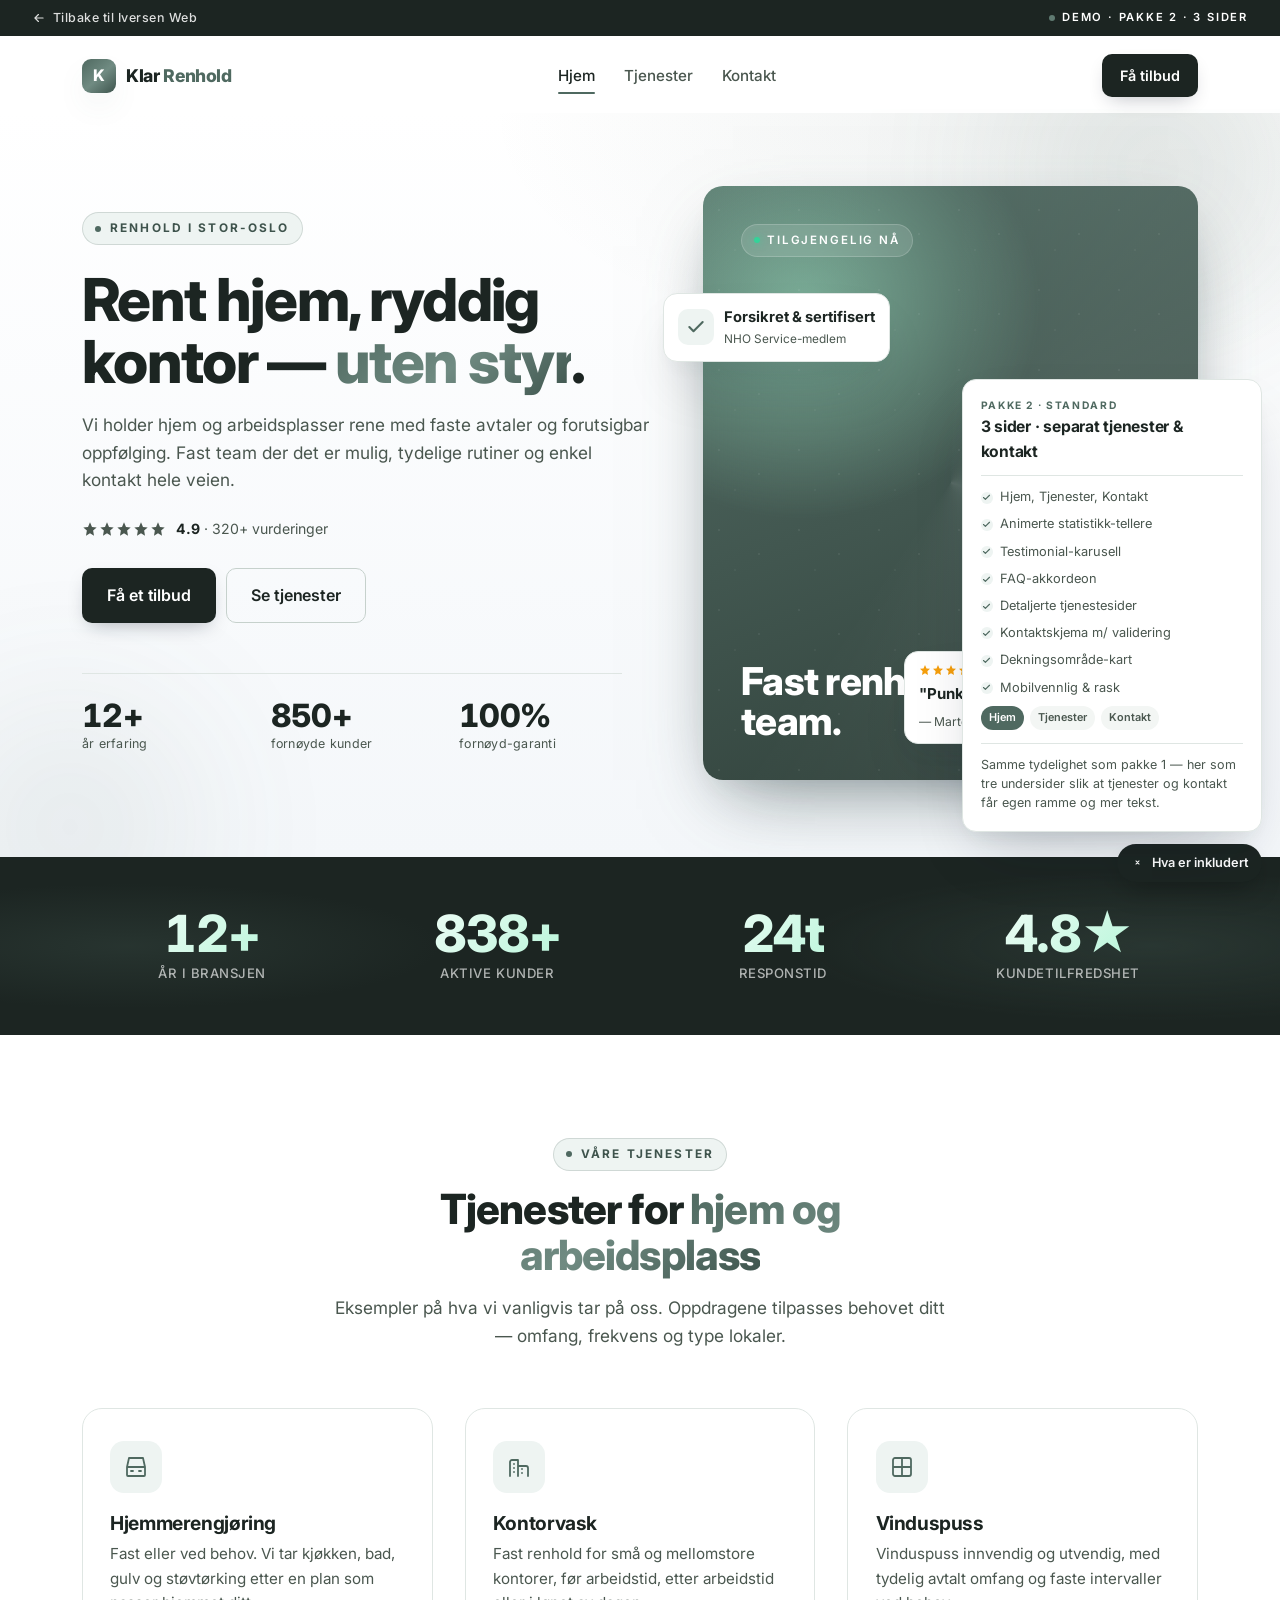
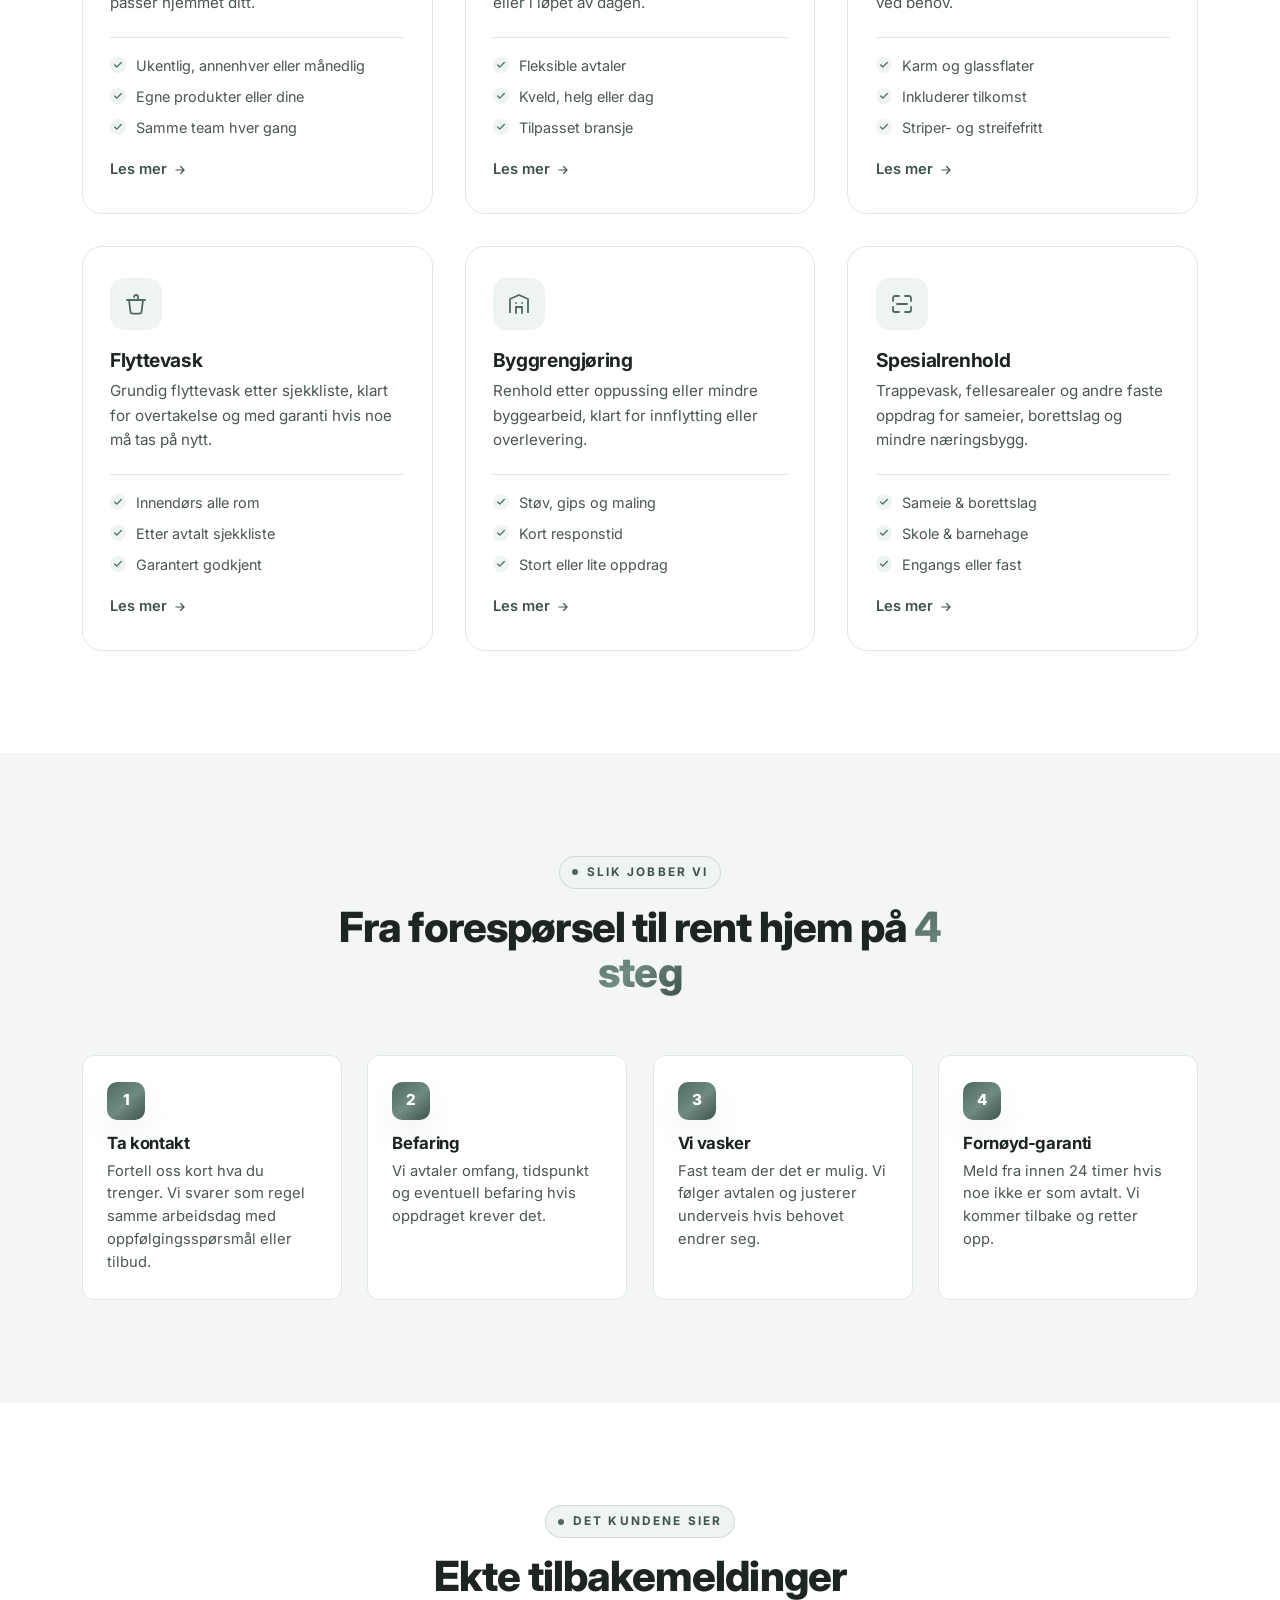
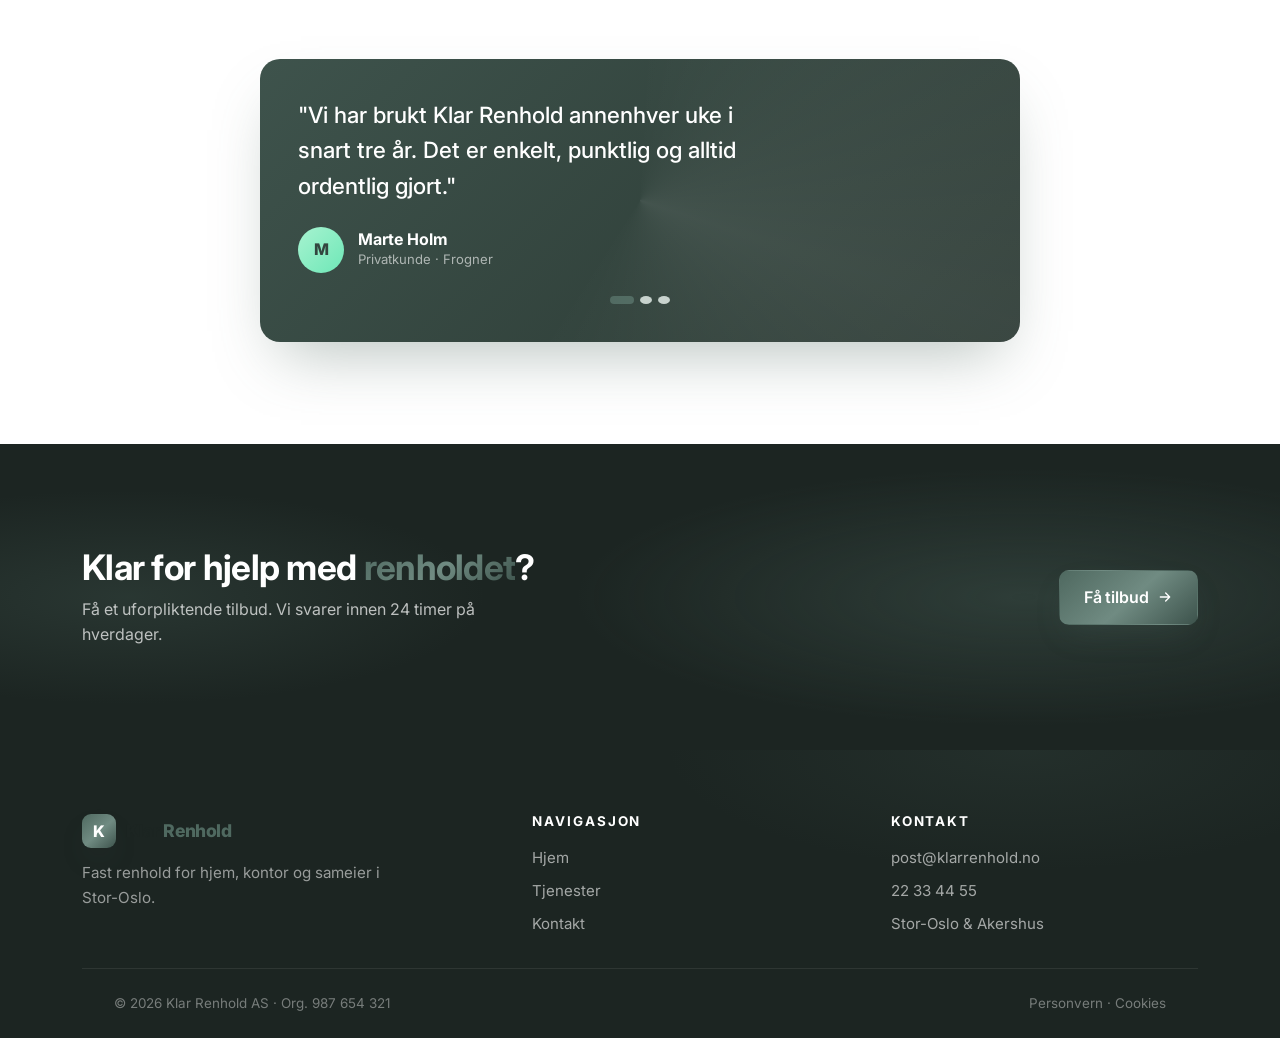
<file: demoer/pakke-2/index.html>
<!DOCTYPE html>
<html lang="nb">
<head>
  <meta charset="UTF-8" />
  <meta name="viewport" content="width=device-width, initial-scale=1.0" />
  <meta name="theme-color" content="#1c2522" />
  <title>Klar Renhold – Profesjonell rengjøring for hjem og bedrift</title>
  <meta name="description" content="Klar Renhold tilbyr profesjonell rengjøring for hjem og bedrift i Stor-Oslo. Faste avtaler, miljøvennlige produkter og fornøyd-garanti." />

  <link rel="preconnect" href="https://fonts.googleapis.com" />
  <link rel="preconnect" href="https://fonts.gstatic.com" crossorigin />
  <link href="https://fonts.googleapis.com/css2?family=Inter:wght@300;400;500;600;700;800;900&display=swap" rel="stylesheet" />
  <link rel="stylesheet" href="styles.css" />
  <link rel="icon" href="data:image/svg+xml,<svg xmlns=%22http://www.w3.org/2000/svg%22 viewBox=%220 0 100 100%22><rect width=%22100%22 height=%22100%22 rx=%2222%22 fill=%22%231c2522%22/><text x=%2250%22 y=%2270%22 font-size=%2266%22 font-family=%22Inter,Arial%22 font-weight=%22800%22 text-anchor=%22middle%22 fill=%22white%22>K</text></svg>" />
</head>
<body>
  <div class="demo-ribbon">
    <a href="../../index.html#portfolio" class="demo-ribbon-back">
      <svg width="14" height="14" viewBox="0 0 24 24" fill="none"><path d="M19 12H5M11 18l-6-6 6-6" stroke="currentColor" stroke-width="2" stroke-linecap="round" stroke-linejoin="round"/></svg>
      Tilbake til Iversen Web
    </a>
    <span class="demo-ribbon-tag"><span class="demo-ribbon-dot"></span> Demo · Pakke 2 · 3 sider</span>
  </div>

  <a class="skip-link" href="#main">Hopp til innhold</a>

  <header class="header" id="header">
    <div class="wrap nav-wrap">
      <a href="index.html" class="brand">
        <span class="brand-mark">K</span>
        <span><span class="brand-text">Klar</span> <span class="brand-accent">Renhold</span></span>
      </a>
      <nav class="nav" aria-label="Hovedmeny">
        <a href="index.html" class="is-active">Hjem</a>
        <a href="tjenester.html">Tjenester</a>
        <a href="kontakt.html">Kontakt</a>
      </nav>
      <a href="kontakt.html" class="cta-btn">Få tilbud</a>
      <button class="nav-burger" id="navBurger" aria-label="Meny" aria-expanded="false">
        <span></span><span></span><span></span>
      </button>
    </div>
  </header>

  <main id="main">
    <!-- ====== HERO ====== -->
    <section class="hero">
      <div class="hero-bg" aria-hidden="true"></div>
      <div class="wrap hero-grid">
        <div class="hero-text reveal">
          <span class="eyebrow"><span class="eyebrow-dot"></span> Renhold i Stor-Oslo</span>
          <h1 class="display">
            Rent hjem, ryddig kontor — <span class="text-gradient">uten styr</span>.
          </h1>
          <p class="lead">
            Vi holder hjem og arbeidsplasser rene med faste avtaler og
            forutsigbar oppfølging. Fast team der det er mulig, tydelige rutiner
            og enkel kontakt hele veien.
          </p>

          <div class="hero-trust">
            <span class="hero-trust-stars">
              <svg viewBox="0 0 24 24" width="16" height="16"><path d="M12 2l3 7 7 .6-5.3 4.7L18 22l-6-3.6L6 22l1.3-7.7L2 9.6 9 9l3-7Z" fill="currentColor"/></svg>
              <svg viewBox="0 0 24 24" width="16" height="16"><path d="M12 2l3 7 7 .6-5.3 4.7L18 22l-6-3.6L6 22l1.3-7.7L2 9.6 9 9l3-7Z" fill="currentColor"/></svg>
              <svg viewBox="0 0 24 24" width="16" height="16"><path d="M12 2l3 7 7 .6-5.3 4.7L18 22l-6-3.6L6 22l1.3-7.7L2 9.6 9 9l3-7Z" fill="currentColor"/></svg>
              <svg viewBox="0 0 24 24" width="16" height="16"><path d="M12 2l3 7 7 .6-5.3 4.7L18 22l-6-3.6L6 22l1.3-7.7L2 9.6 9 9l3-7Z" fill="currentColor"/></svg>
              <svg viewBox="0 0 24 24" width="16" height="16"><path d="M12 2l3 7 7 .6-5.3 4.7L18 22l-6-3.6L6 22l1.3-7.7L2 9.6 9 9l3-7Z" fill="currentColor"/></svg>
            </span>
            <span><strong>4.9</strong> · 320+ vurderinger</span>
          </div>

          <div class="hero-actions">
            <a href="kontakt.html" class="btn btn-primary btn-lg">Få et tilbud</a>
            <a href="tjenester.html" class="btn btn-ghost btn-lg">Se tjenester</a>
          </div>

          <div class="hero-stats">
            <div>
              <b><span data-counter="12">12</span>+</b>
              <small>år erfaring</small>
            </div>
            <div>
              <b><span data-counter="850">850</span>+</b>
              <small>fornøyde kunder</small>
            </div>
            <div>
              <b><span data-counter="100" data-suffix="%">100%</span></b>
              <small>fornøyd-garanti</small>
            </div>
          </div>
        </div>

        <div class="hero-visual reveal" aria-hidden="true">
          <div class="hv-main">
            <div class="hv-pattern"></div>
            <div class="hv-content">
              <span class="hv-tag">Tilgjengelig nå</span>
              <h2 class="hv-title">Fast renhold. Fast team.</h2>
            </div>
          </div>

          <div class="hv-float hv-float-1">
            <span class="hv-icon">
              <svg width="20" height="20" viewBox="0 0 24 24" fill="none"><path d="M20 6 9 17l-5-5" stroke="currentColor" stroke-width="2.5" stroke-linecap="round" stroke-linejoin="round"/></svg>
            </span>
            <div>
              <strong>Forsikret &amp; sertifisert</strong>
              <small>NHO Service-medlem</small>
            </div>
          </div>

          <div class="hv-float hv-float-2">
            <span class="hv-mini-stars">
              <svg viewBox="0 0 24 24" width="12" height="12"><path d="M12 2l3 7 7 .6-5.3 4.7L18 22l-6-3.6L6 22l1.3-7.7L2 9.6 9 9l3-7Z" fill="currentColor"/></svg>
              <svg viewBox="0 0 24 24" width="12" height="12"><path d="M12 2l3 7 7 .6-5.3 4.7L18 22l-6-3.6L6 22l1.3-7.7L2 9.6 9 9l3-7Z" fill="currentColor"/></svg>
              <svg viewBox="0 0 24 24" width="12" height="12"><path d="M12 2l3 7 7 .6-5.3 4.7L18 22l-6-3.6L6 22l1.3-7.7L2 9.6 9 9l3-7Z" fill="currentColor"/></svg>
              <svg viewBox="0 0 24 24" width="12" height="12"><path d="M12 2l3 7 7 .6-5.3 4.7L18 22l-6-3.6L6 22l1.3-7.7L2 9.6 9 9l3-7Z" fill="currentColor"/></svg>
              <svg viewBox="0 0 24 24" width="12" height="12"><path d="M12 2l3 7 7 .6-5.3 4.7L18 22l-6-3.6L6 22l1.3-7.7L2 9.6 9 9l3-7Z" fill="currentColor"/></svg>
            </span>
            <strong>"Punktlige og enkle å samarbeide med."</strong>
            <small>— Marte, Oslo</small>
          </div>
        </div>
      </div>
    </section>

    <!-- ====== STATS STRIP ====== -->
    <section class="stats-strip">
      <div class="wrap stats-grid">
        <div class="stat reveal">
          <b><span data-counter="12">12</span>+</b>
          <small>år i bransjen</small>
        </div>
        <div class="stat reveal">
          <b><span data-counter="850">850</span>+</b>
          <small>aktive kunder</small>
        </div>
        <div class="stat reveal">
          <b><span data-counter="24" data-suffix="t">24t</span></b>
          <small>responstid</small>
        </div>
        <div class="stat reveal">
          <b><span data-counter="4.9" data-decimals="1">4.9</span>★</b>
          <small>kundetilfredshet</small>
        </div>
      </div>
    </section>

    <!-- ====== SERVICES PREVIEW ====== -->
    <section class="section services">
      <div class="wrap">
        <header class="section-head reveal">
          <span class="eyebrow"><span class="eyebrow-dot"></span> Våre tjenester</span>
          <h2 class="h2">Tjenester for <span class="text-gradient">hjem og arbeidsplass</span></h2>
          <p class="lead">Eksempler på hva vi vanligvis tar på oss. Oppdragene tilpasses behovet ditt — omfang, frekvens og type lokaler.</p>
        </header>

        <div class="svc-grid">
          <article class="svc-card reveal">
            <div class="svc-icon">
              <svg width="24" height="24" viewBox="0 0 24 24" fill="none"><path d="M3 12l2-9h14l2 9M3 12v8a1 1 0 0 0 1 1h16a1 1 0 0 0 1-1v-8M3 12h18M7 16h2M15 16h2" stroke="currentColor" stroke-width="1.8" stroke-linecap="round" stroke-linejoin="round"/></svg>
            </div>
            <h3>Hjemmerengjøring</h3>
            <p>Fast eller ved behov. Vi tar kjøkken, bad, gulv og støvtørking etter en plan som passer hjemmet ditt.</p>
            <ul>
              <li>Ukentlig, annenhver eller månedlig</li>
              <li>Egne produkter eller dine</li>
              <li>Samme team hver gang</li>
            </ul>
            <a href="tjenester.html" class="svc-arrow">Les mer <svg width="14" height="14" viewBox="0 0 24 24" fill="none"><path d="M5 12h14M13 6l6 6-6 6" stroke="currentColor" stroke-width="2" stroke-linecap="round"/></svg></a>
          </article>

          <article class="svc-card reveal">
            <div class="svc-icon">
              <svg width="24" height="24" viewBox="0 0 24 24" fill="none"><path d="M3 21V7a2 2 0 0 1 2-2h6v16M11 21V11h8a2 2 0 0 1 2 2v8M7 9h.01M7 13h.01M7 17h.01M15 14h.01M15 18h.01" stroke="currentColor" stroke-width="1.8" stroke-linecap="round" stroke-linejoin="round"/></svg>
            </div>
            <h3>Kontorvask</h3>
            <p>Fast renhold for små og mellomstore kontorer, før arbeidstid, etter arbeidstid eller i løpet av dagen.</p>
            <ul>
              <li>Fleksible avtaler</li>
              <li>Kveld, helg eller dag</li>
              <li>Tilpasset bransje</li>
            </ul>
            <a href="tjenester.html" class="svc-arrow">Les mer <svg width="14" height="14" viewBox="0 0 24 24" fill="none"><path d="M5 12h14M13 6l6 6-6 6" stroke="currentColor" stroke-width="2" stroke-linecap="round"/></svg></a>
          </article>

          <article class="svc-card reveal">
            <div class="svc-icon">
              <svg width="24" height="24" viewBox="0 0 24 24" fill="none"><rect x="3" y="3" width="18" height="18" rx="2" stroke="currentColor" stroke-width="1.8"/><path d="M3 12h18M12 3v18" stroke="currentColor" stroke-width="1.8"/></svg>
            </div>
            <h3>Vinduspuss</h3>
            <p>Vinduspuss innvendig og utvendig, med tydelig avtalt omfang og faste intervaller ved behov.</p>
            <ul>
              <li>Karm og glassflater</li>
              <li>Inkluderer tilkomst</li>
              <li>Striper- og streifefritt</li>
            </ul>
            <a href="tjenester.html" class="svc-arrow">Les mer <svg width="14" height="14" viewBox="0 0 24 24" fill="none"><path d="M5 12h14M13 6l6 6-6 6" stroke="currentColor" stroke-width="2" stroke-linecap="round"/></svg></a>
          </article>

          <article class="svc-card reveal">
            <div class="svc-icon">
              <svg width="24" height="24" viewBox="0 0 24 24" fill="none"><path d="M5 8h14l-1.5 12a2 2 0 0 1-2 1.7H8.5a2 2 0 0 1-2-1.7L5 8Z" stroke="currentColor" stroke-width="1.8" stroke-linejoin="round"/><path d="M10 5a2 2 0 0 1 4 0v3M3 8h18" stroke="currentColor" stroke-width="1.8" stroke-linecap="round"/></svg>
            </div>
            <h3>Flyttevask</h3>
            <p>Grundig flyttevask etter sjekkliste, klart for overtakelse og med garanti hvis noe må tas på nytt.</p>
            <ul>
              <li>Innendørs alle rom</li>
              <li>Etter avtalt sjekkliste</li>
              <li>Garantert godkjent</li>
            </ul>
            <a href="tjenester.html" class="svc-arrow">Les mer <svg width="14" height="14" viewBox="0 0 24 24" fill="none"><path d="M5 12h14M13 6l6 6-6 6" stroke="currentColor" stroke-width="2" stroke-linecap="round"/></svg></a>
          </article>

          <article class="svc-card reveal">
            <div class="svc-icon">
              <svg width="24" height="24" viewBox="0 0 24 24" fill="none"><path d="M3 21V7l9-4 9 4v14" stroke="currentColor" stroke-width="1.8" stroke-linejoin="round"/><path d="M9 21v-6h6v6M9 11h.01M15 11h.01" stroke="currentColor" stroke-width="1.8" stroke-linecap="round"/></svg>
            </div>
            <h3>Byggrengjøring</h3>
            <p>Renhold etter oppussing eller mindre byggearbeid, klart for innflytting eller overlevering.</p>
            <ul>
              <li>Støv, gips og maling</li>
              <li>Kort responstid</li>
              <li>Stort eller lite oppdrag</li>
            </ul>
            <a href="tjenester.html" class="svc-arrow">Les mer <svg width="14" height="14" viewBox="0 0 24 24" fill="none"><path d="M5 12h14M13 6l6 6-6 6" stroke="currentColor" stroke-width="2" stroke-linecap="round"/></svg></a>
          </article>

          <article class="svc-card reveal">
            <div class="svc-icon">
              <svg width="24" height="24" viewBox="0 0 24 24" fill="none"><path d="M3 9V6a2 2 0 0 1 2-2h4M21 9V6a2 2 0 0 0-2-2h-4M3 15v3a2 2 0 0 0 2 2h4M21 15v3a2 2 0 0 1-2 2h-4M7 12h10" stroke="currentColor" stroke-width="1.8" stroke-linecap="round" stroke-linejoin="round"/></svg>
            </div>
            <h3>Spesialrenhold</h3>
            <p>Trappevask, fellesarealer og andre faste oppdrag for sameier, borettslag og mindre næringsbygg.</p>
            <ul>
              <li>Sameie &amp; borettslag</li>
              <li>Skole &amp; barnehage</li>
              <li>Engangs eller fast</li>
            </ul>
            <a href="tjenester.html" class="svc-arrow">Les mer <svg width="14" height="14" viewBox="0 0 24 24" fill="none"><path d="M5 12h14M13 6l6 6-6 6" stroke="currentColor" stroke-width="2" stroke-linecap="round"/></svg></a>
          </article>
        </div>
      </div>
    </section>

    <!-- ====== PROCESS ====== -->
    <section class="section process">
      <div class="wrap">
        <header class="section-head reveal">
          <span class="eyebrow"><span class="eyebrow-dot"></span> Slik jobber vi</span>
          <h2 class="h2">Fra forespørsel til rent hjem på <span class="text-gradient">4 steg</span></h2>
        </header>

        <div class="process-grid">
          <div class="process-step reveal">
            <span class="process-num">1</span>
            <h3>Ta kontakt</h3>
            <p>Fortell oss kort hva du trenger. Vi svarer som regel samme arbeidsdag med oppfølgingsspørsmål eller tilbud.</p>
          </div>
          <div class="process-step reveal">
            <span class="process-num">2</span>
            <h3>Befaring</h3>
            <p>Vi avtaler omfang, tidspunkt og eventuell befaring hvis oppdraget krever det.</p>
          </div>
          <div class="process-step reveal">
            <span class="process-num">3</span>
            <h3>Vi vasker</h3>
            <p>Fast team der det er mulig. Vi følger avtalen og justerer underveis hvis behovet endrer seg.</p>
          </div>
          <div class="process-step reveal">
            <span class="process-num">4</span>
            <h3>Fornøyd-garanti</h3>
            <p>Meld fra innen 24 timer hvis noe ikke er som avtalt. Vi kommer tilbake og retter opp.</p>
          </div>
        </div>
      </div>
    </section>

    <!-- ====== TESTIMONIAL ====== -->
    <section class="section testimonial">
      <div class="wrap">
        <header class="section-head reveal">
          <span class="eyebrow"><span class="eyebrow-dot"></span> Det kundene sier</span>
          <h2 class="h2">Ekte tilbakemeldinger</h2>
        </header>

        <div class="testimonial-card reveal" data-slider>
          <div class="testimonial-slide">
            <p class="t-quote">
              "Vi har brukt Klar Renhold annenhver uke i snart tre år. Det er
              enkelt, punktlig og alltid ordentlig gjort."
            </p>
            <div class="t-author">
              <div class="t-avatar">M</div>
              <div>
                <div class="t-name">Marte Holm</div>
                <div class="t-role">Privatkunde · Frogner</div>
              </div>
            </div>
          </div>

          <div class="testimonial-slide">
            <p class="t-quote">
              "De vasker kontoret vårt to ganger i uken, og det fungerer veldig
              bra. God dialog, fast team og ingen oppfølging vi må mase om."
            </p>
            <div class="t-author">
              <div class="t-avatar">A</div>
              <div>
                <div class="t-name">Andreas Kjær</div>
                <div class="t-role">Daglig leder · Nordlys AS</div>
              </div>
            </div>
          </div>

          <div class="testimonial-slide">
            <p class="t-quote">
              "Flyttevasken ble godkjent uten merknader. Det var ryddig
              kommunikasjon hele veien, og prisen var som avtalt."
            </p>
            <div class="t-author">
              <div class="t-avatar">S</div>
              <div>
                <div class="t-name">Silje Berg</div>
                <div class="t-role">Privatkunde · Grünerløkka</div>
              </div>
            </div>
          </div>

          <div class="testimonial-nav" aria-label="Velg vurdering"></div>
        </div>
      </div>
    </section>

    <!-- ====== CTA BANNER ====== -->
    <section class="section cta-banner">
      <div class="wrap cta-inner">
        <div>
          <h2>Klar for hjelp med <span class="text-gradient">renholdet</span>?</h2>
          <p>Få et uforpliktende tilbud. Vi svarer innen 24 timer på hverdager.</p>
        </div>
        <a href="kontakt.html" class="btn btn-brand btn-lg">
          Få tilbud
          <svg width="16" height="16" viewBox="0 0 24 24" fill="none"><path d="M5 12h14M13 6l6 6-6 6" stroke="currentColor" stroke-width="2" stroke-linecap="round" stroke-linejoin="round"/></svg>
        </a>
      </div>
    </section>
  </main>

  <!-- ====== FOOTER ====== -->
  <footer class="footer">
    <div class="wrap">
      <div class="footer-grid">
        <div>
          <a href="index.html" class="brand">
            <span class="brand-mark">K</span>
            <span><span class="brand-text">Klar</span> <span class="brand-accent">Renhold</span></span>
          </a>
          <p class="footer-tagline">Fast renhold for hjem, kontor og sameier i Stor-Oslo.</p>
        </div>
        <div class="footer-col">
          <h4>Navigasjon</h4>
          <ul>
            <li><a href="index.html">Hjem</a></li>
            <li><a href="tjenester.html">Tjenester</a></li>
            <li><a href="kontakt.html">Kontakt</a></li>
          </ul>
        </div>
        <div class="footer-col">
          <h4>Kontakt</h4>
          <ul>
            <li><a href="mailto:post@klarrenhold.no">post@klarrenhold.no</a></li>
            <li><a href="tel:+4722334455">22 33 44 55</a></li>
            <li>Stor-Oslo &amp; Akershus</li>
          </ul>
        </div>
      </div>

      <div class="wrap footer-bottom">
        <span>© <span id="year"></span> Klar Renhold AS · Org. 987 654 321</span>
        <span>Personvern · Cookies</span>
      </div>
    </div>
  </footer>

  <!-- Floating demo notes -->
  <aside class="demo-notes" id="demoNotes" aria-label="Hva pakken inneholder">
    <button class="demo-notes-toggle" id="demoNotesToggle" aria-expanded="true">
      <svg width="14" height="14" viewBox="0 0 24 24" fill="none"><path d="M12 8v8M8 12h8" stroke="currentColor" stroke-width="2" stroke-linecap="round"/></svg>
      <span>Hva er inkludert</span>
    </button>
    <div class="demo-notes-panel">
      <header>
        <span class="demo-notes-tier">Pakke 2 · Standard</span>
        <strong>3 sider · separat tjenester &amp; kontakt</strong>
      </header>
      <ul>
        <li>Hjem, Tjenester, Kontakt</li>
        <li>Animerte statistikk-tellere</li>
        <li>Testimonial-karusell</li>
        <li>FAQ-akkordeon</li>
        <li>Detaljerte tjenestesider</li>
        <li>Kontaktskjema m/ validering</li>
        <li>Dekningsområde-kart</li>
        <li>Mobilvennlig &amp; rask</li>
      </ul>
      <div class="demo-notes-pages">
        <a href="index.html" class="is-active">Hjem</a>
        <a href="tjenester.html">Tjenester</a>
        <a href="kontakt.html">Kontakt</a>
      </div>
      <p class="demo-notes-foot">Samme tydelighet som pakke 1 — her som tre undersider slik at tjenester og kontakt får egen ramme og mer tekst.</p>
    </div>
  </aside>

  <script src="script.js" defer></script>
</body>
</html>
</file>
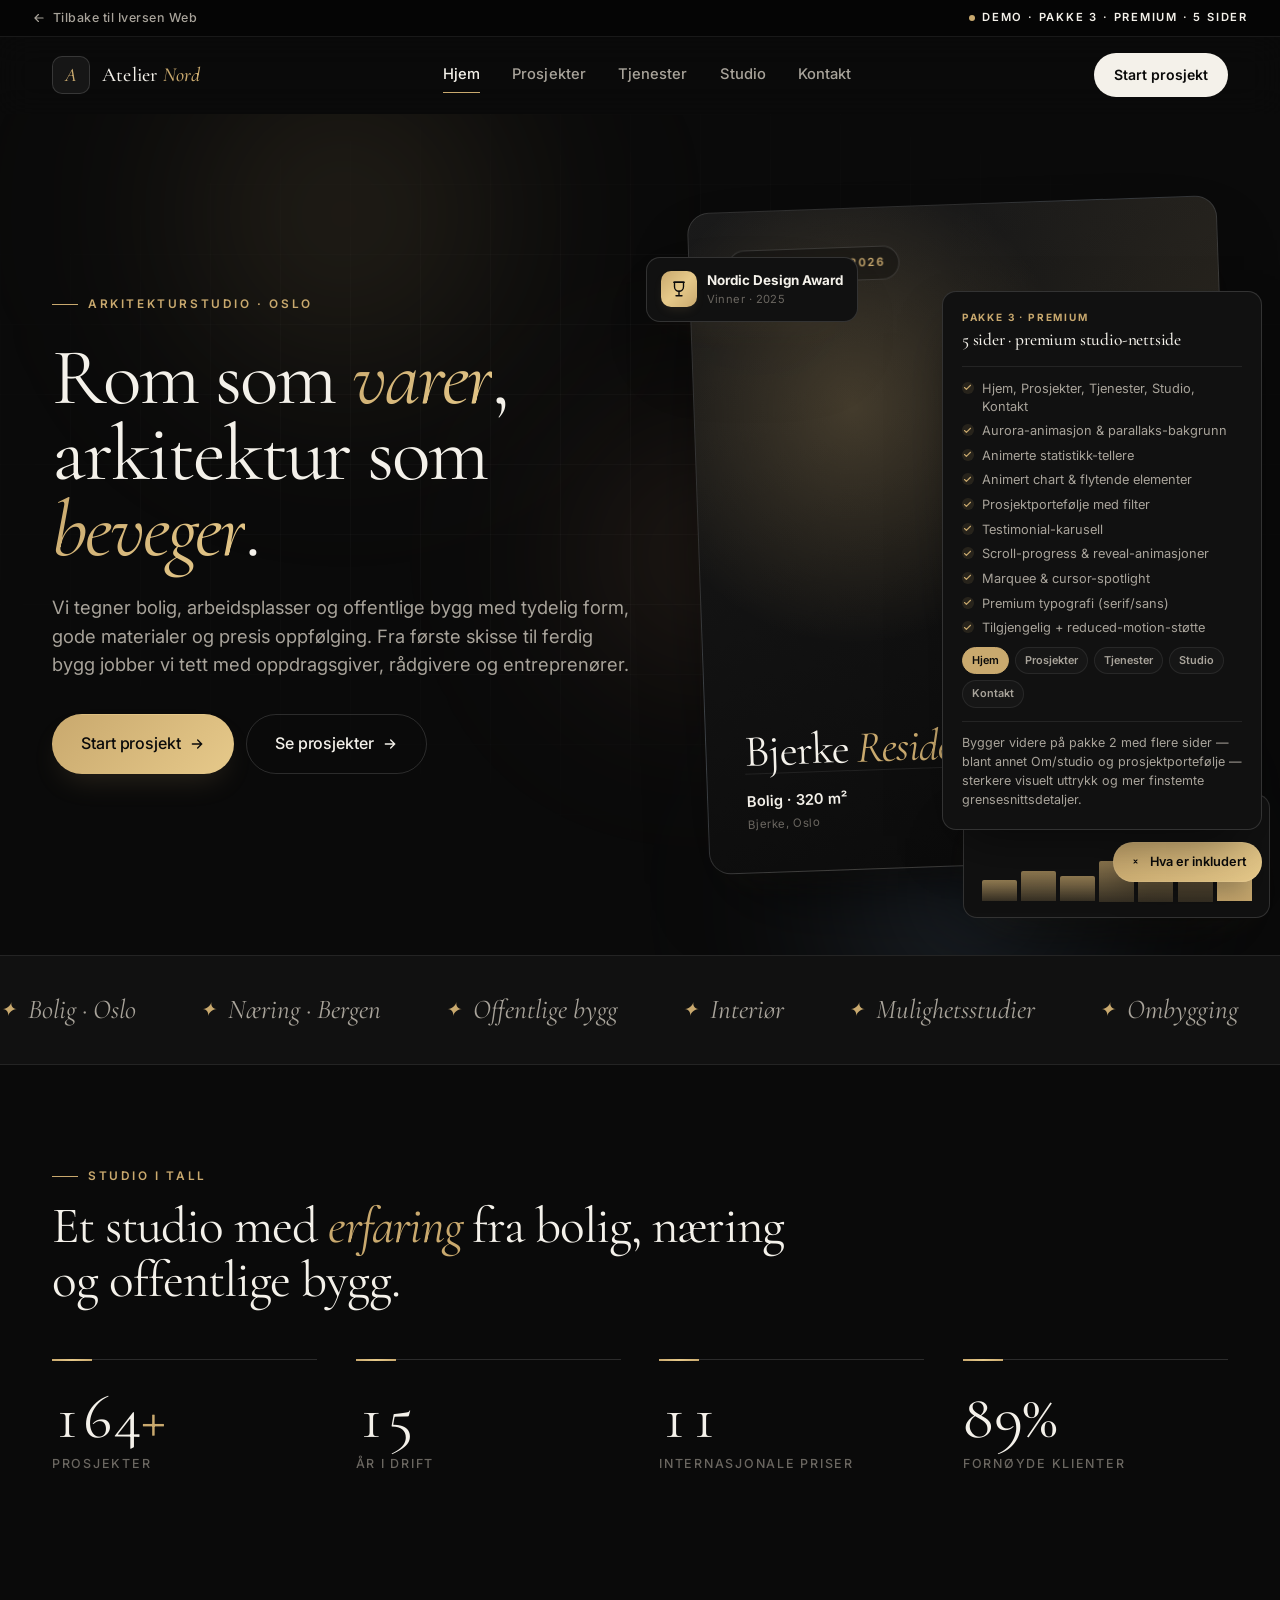
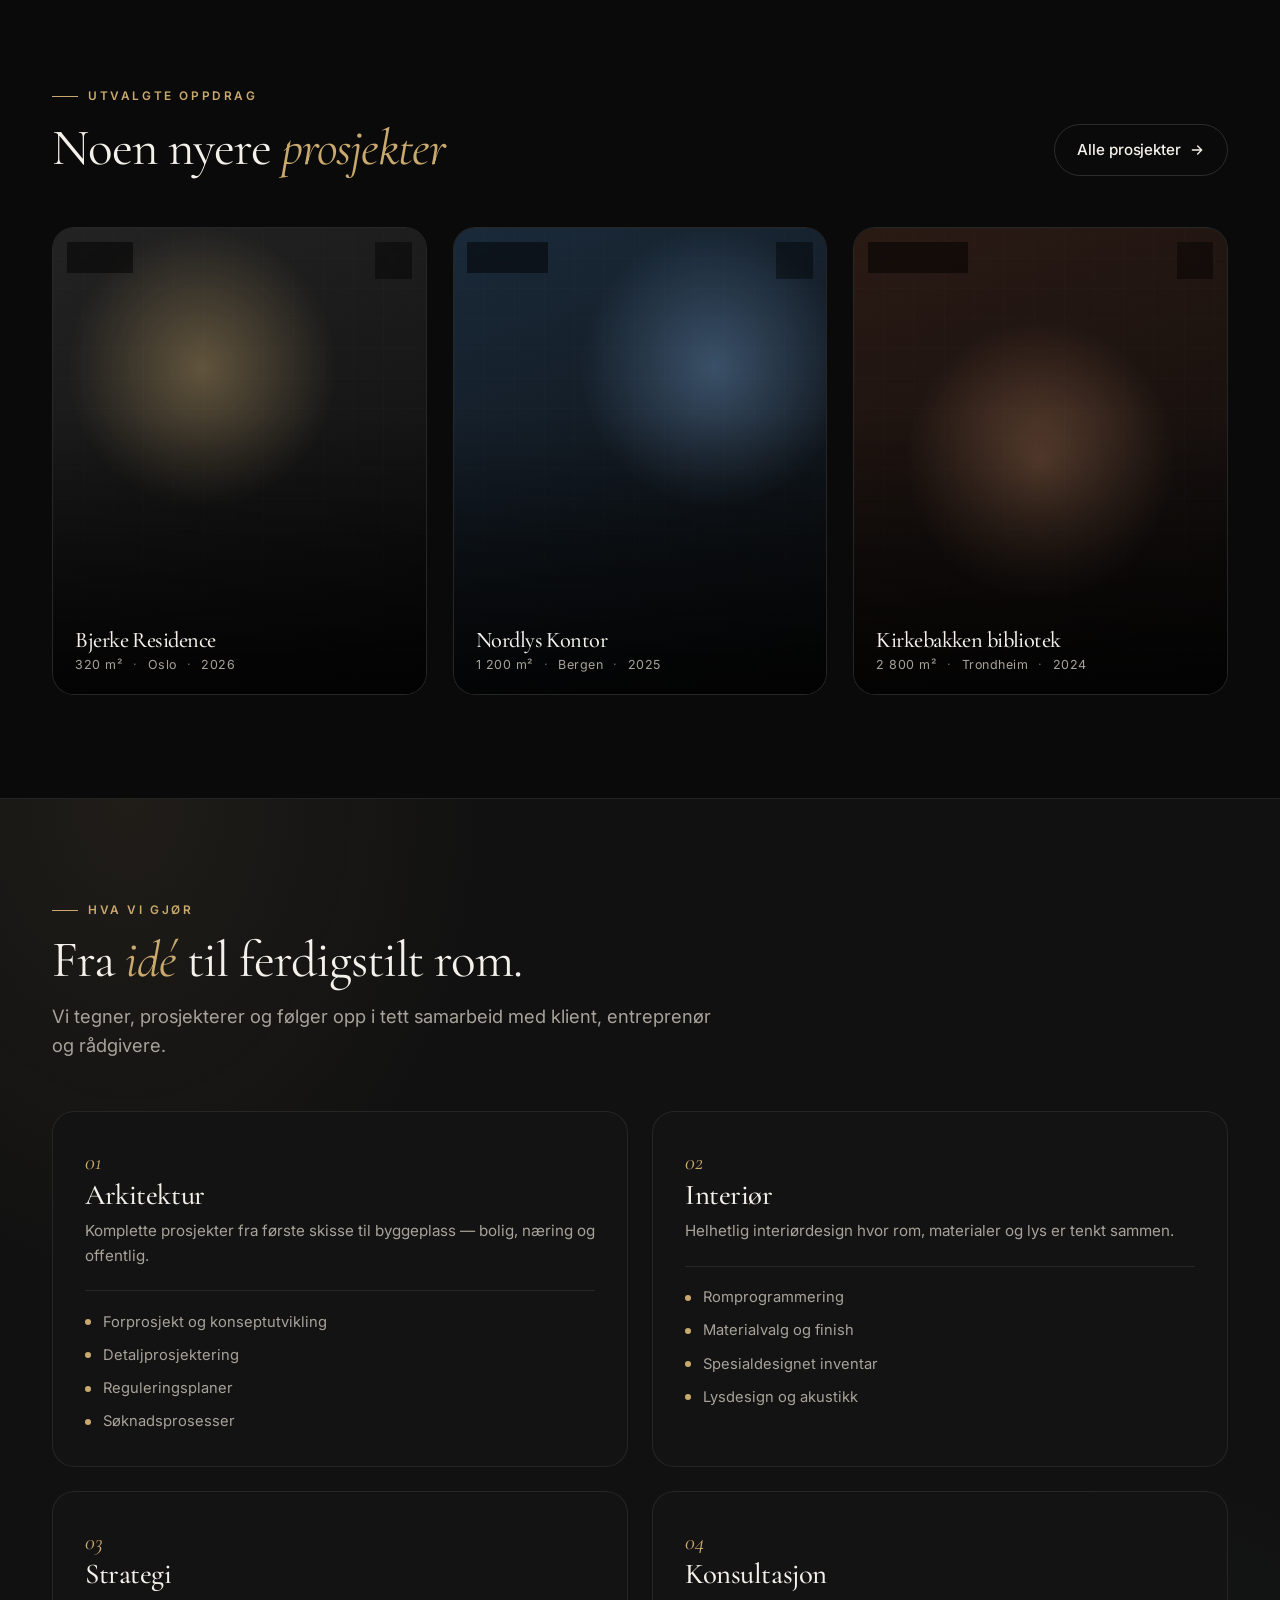
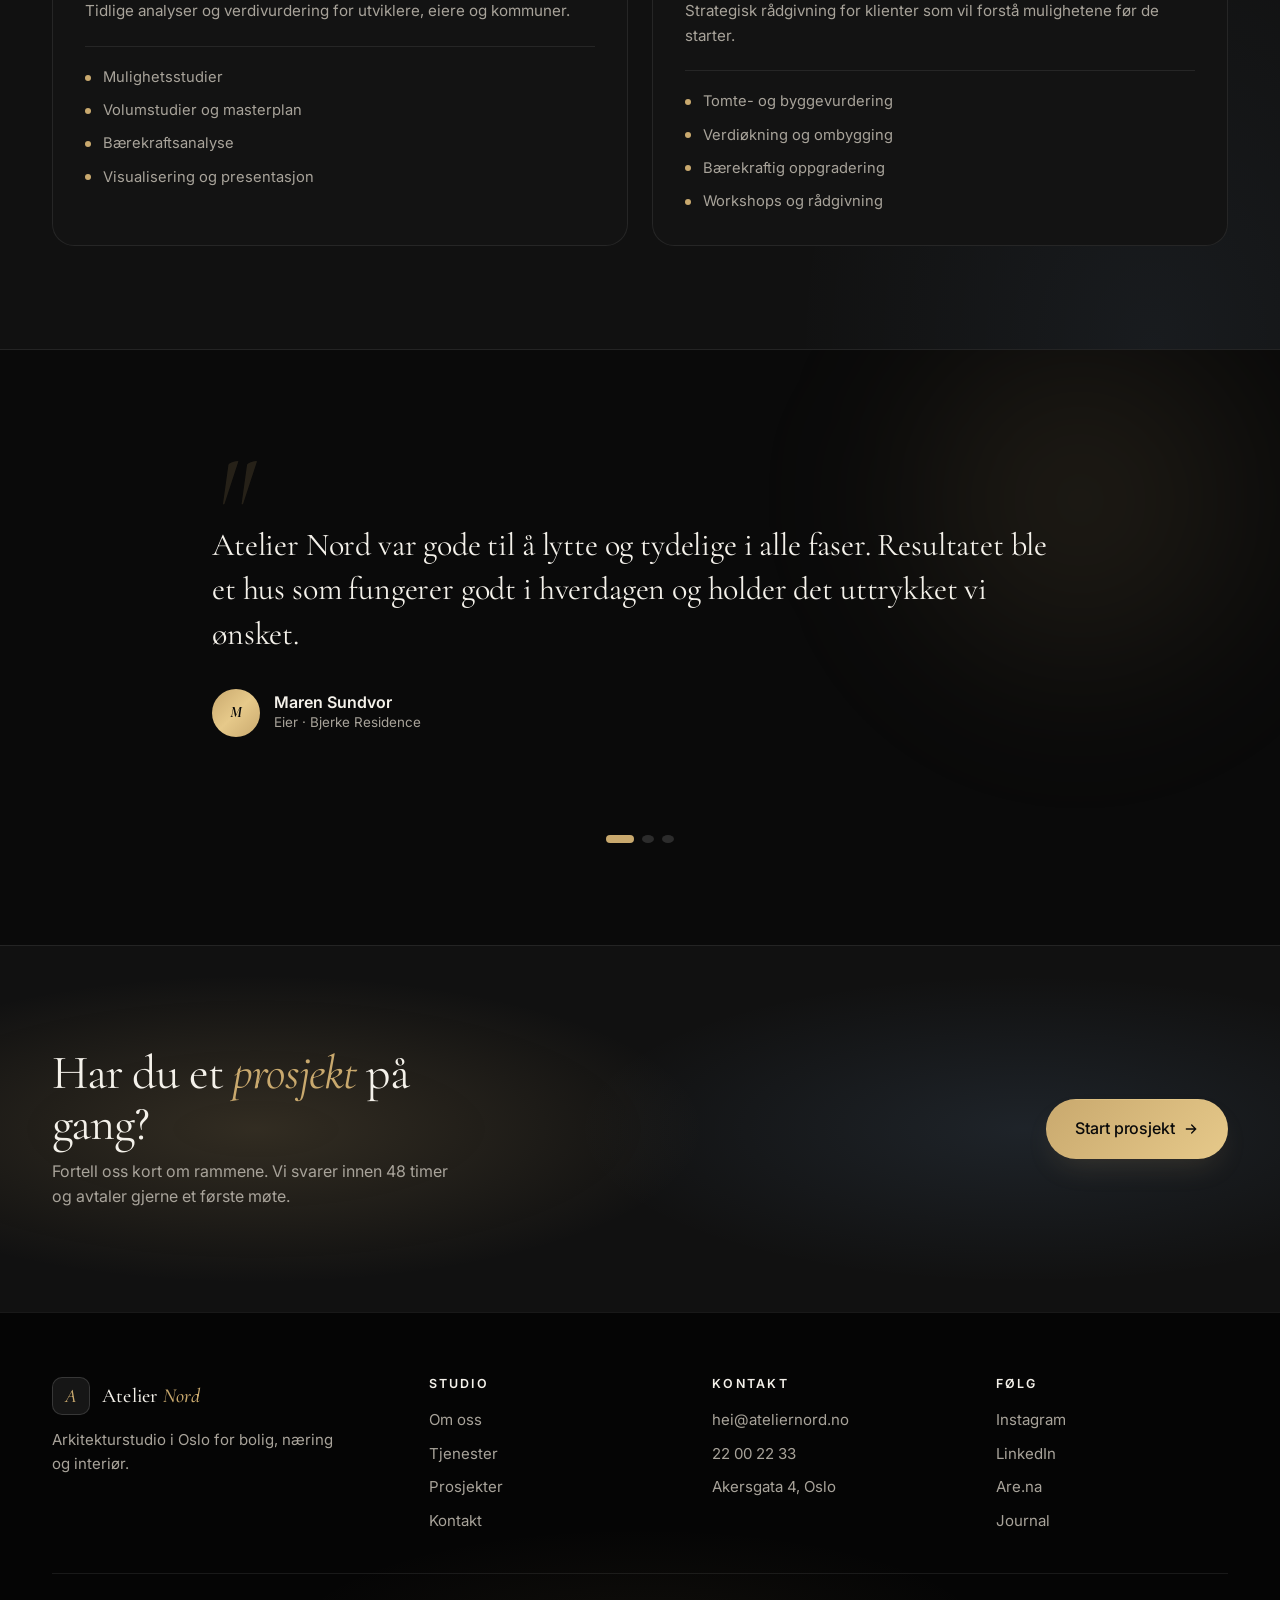
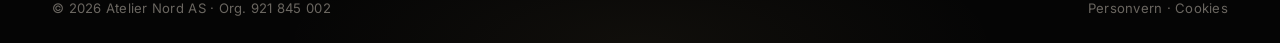
<file: demoer/pakke-3/index.html>
<!DOCTYPE html>
<html lang="nb">
<head>
  <meta charset="UTF-8" />
  <meta name="viewport" content="width=device-width, initial-scale=1.0" />
  <meta name="theme-color" content="#0a0a0a" />
  <title>Atelier Nord – Arkitektur og romdesign</title>
  <meta name="description" content="Atelier Nord er et arkitekturstudio i Oslo som tegner bolig, næring og offentlige rom med nordisk presisjon." />

  <link rel="preconnect" href="https://fonts.googleapis.com" />
  <link rel="preconnect" href="https://fonts.gstatic.com" crossorigin />
  <link href="https://fonts.googleapis.com/css2?family=Inter:wght@300;400;500;600;700;800;900&display=swap" rel="stylesheet" />
  <link rel="stylesheet" href="styles.css" />
  <link rel="icon" href="data:image/svg+xml,<svg xmlns=%22http://www.w3.org/2000/svg%22 viewBox=%220 0 100 100%22><rect width=%22100%22 height=%22100%22 rx=%2222%22 fill=%22%230a0a0a%22/><text x=%2250%22 y=%2270%22 font-size=%2266%22 font-family=%22Georgia,serif%22 font-style=%22italic%22 text-anchor=%22middle%22 fill=%22%23c9a96e%22>A</text></svg>" />
</head>
<body>
  <div class="scroll-progress"><div class="scroll-progress-bar" id="scrollProgress"></div></div>

  <div class="demo-ribbon">
    <a href="../../index.html#portfolio" class="demo-ribbon-back">
      <svg width="14" height="14" viewBox="0 0 24 24" fill="none"><path d="M19 12H5M11 18l-6-6 6-6" stroke="currentColor" stroke-width="2" stroke-linecap="round" stroke-linejoin="round"/></svg>
      Tilbake til Iversen Web
    </a>
    <span class="demo-ribbon-tag"><span class="demo-ribbon-dot"></span> Demo · Pakke 3 · Premium · 5 sider</span>
  </div>

  <a class="skip-link" href="#main">Hopp til innhold</a>

  <header class="header" id="header">
    <div class="wrap nav-wrap">
      <a href="index.html" class="brand">
        <span class="brand-mark">A</span>
        <span class="brand-name">Atelier <em>Nord</em></span>
      </a>
      <nav class="nav" aria-label="Hovedmeny">
        <a href="index.html" class="is-active">Hjem</a>
        <a href="prosjekter.html">Prosjekter</a>
        <a href="tjenester.html">Tjenester</a>
        <a href="om.html">Studio</a>
        <a href="kontakt.html">Kontakt</a>
      </nav>
      <a href="kontakt.html" class="cta-btn">Start prosjekt</a>
      <button class="nav-burger" id="navBurger" aria-label="Meny" aria-expanded="false">
        <span></span><span></span><span></span>
      </button>
    </div>
  </header>

  <main id="main">
    <!-- ====== HERO ====== -->
    <section class="hero">
      <div class="aurora" aria-hidden="true">
        <div class="aurora-blob aurora-blob-1"></div>
        <div class="aurora-blob aurora-blob-2"></div>
        <div class="aurora-blob aurora-blob-3"></div>
      </div>
      <div class="hero-grid-bg" aria-hidden="true"></div>

      <div class="wrap hero-grid">
        <div class="hero-text reveal">
          <span class="eyebrow"><span class="eyebrow-line"></span> Arkitekturstudio · Oslo</span>
          <h1 class="display">
            Rom som <em>varer</em>,<br/>
            arkitektur som<br/>
            <em>beveger</em>.
          </h1>
          <p class="lead">
            Vi tegner bolig, arbeidsplasser og offentlige bygg med tydelig form,
            gode materialer og presis oppfølging. Fra første skisse til ferdig
            bygg jobber vi tett med oppdragsgiver, rådgivere og entreprenører.
          </p>
          <div class="hero-actions">
            <a href="kontakt.html" class="btn btn-gold btn-lg btn-arrow">
              Start prosjekt
              <svg width="16" height="16" viewBox="0 0 24 24" fill="none"><path d="M5 12h14M13 6l6 6-6 6" stroke="currentColor" stroke-width="2" stroke-linecap="round"/></svg>
            </a>
            <a href="prosjekter.html" class="btn btn-ghost btn-lg btn-arrow">
              Se prosjekter
              <svg width="16" height="16" viewBox="0 0 24 24" fill="none"><path d="M5 12h14M13 6l6 6-6 6" stroke="currentColor" stroke-width="2" stroke-linecap="round"/></svg>
            </a>
          </div>
        </div>

        <div class="hero-visual reveal" aria-hidden="true">
          <div class="hv-card hv-card-main">
            <div class="hv-content">
              <span class="hv-tag">Pågående · 2026</span>
              <div>
                <h2 class="hv-title">Bjerke <em>Residence</em></h2>
                <div class="hv-meta">
                  <div>
                    <strong>Bolig · 320 m²</strong>
                    <small>Bjerke, Oslo</small>
                  </div>
                  <div>
                    <strong>2026</strong>
                    <small>Ferdigstilles</small>
                  </div>
                </div>
              </div>
            </div>
          </div>

          <div class="hv-chart">
            <div class="hv-chart-head">
              <span class="hv-chart-title">Studio-aktivitet</span>
              <span class="hv-chart-pct">
                <svg width="10" height="10" viewBox="0 0 24 24" fill="none"><path d="M7 17l5-5 4 4 5-5M21 7h-5M21 7v5" stroke="currentColor" stroke-width="2.5" stroke-linecap="round" stroke-linejoin="round"/></svg>
                +28%
              </span>
            </div>
            <div class="hv-chart-body">
              <div class="hv-chart-bars">
                <span></span><span></span><span></span><span></span><span></span><span></span><span></span>
              </div>
            </div>
          </div>

          <div class="hv-award">
            <span class="hv-award-icon">
              <svg width="18" height="18" viewBox="0 0 24 24" fill="none"><path d="M6 9a6 6 0 1 0 12 0V3H6v6Z" stroke="currentColor" stroke-width="1.8" stroke-linejoin="round"/><path d="M5 3h14M8 21h8M12 15v6" stroke="currentColor" stroke-width="1.8" stroke-linecap="round"/></svg>
            </span>
            <div class="hv-award-text">
              <strong>Nordic Design Award</strong>
              <small>Vinner · 2025</small>
            </div>
          </div>
        </div>
      </div>
    </section>

    <!-- ====== MARQUEE ====== -->
    <div class="marquee" aria-hidden="true">
      <div class="marquee-track">
        <span class="marquee-item">Bolig · Oslo</span>
        <span class="marquee-item">Næring · Bergen</span>
        <span class="marquee-item">Offentlige bygg</span>
        <span class="marquee-item">Interiør</span>
        <span class="marquee-item">Mulighetsstudier</span>
        <span class="marquee-item">Ombygging</span>
        <span class="marquee-item">Søknadsprosesser</span>
        <span class="marquee-item">Byggeplassoppfølging</span>
        <!-- Duplicate for seamless scroll -->
        <span class="marquee-item">Bolig · Oslo</span>
        <span class="marquee-item">Næring · Bergen</span>
        <span class="marquee-item">Offentlige bygg</span>
        <span class="marquee-item">Interiør</span>
        <span class="marquee-item">Mulighetsstudier</span>
        <span class="marquee-item">Ombygging</span>
        <span class="marquee-item">Søknadsprosesser</span>
        <span class="marquee-item">Byggeplassoppfølging</span>
      </div>
    </div>

    <!-- ====== STATS ====== -->
    <section class="section stats">
      <div class="wrap">
        <header class="section-head reveal">
          <span class="eyebrow"><span class="eyebrow-line"></span> Studio i tall</span>
          <h2 class="h2">Et studio med <em>erfaring</em> fra bolig, næring og offentlige bygg.</h2>
        </header>

        <div class="stats-grid">
          <div class="stat-card reveal">
            <div class="stat-num"><span data-counter="180">180</span><em>+</em></div>
            <div class="stat-label">Prosjekter</div>
          </div>
          <div class="stat-card reveal">
            <div class="stat-num"><span data-counter="17">17</span></div>
            <div class="stat-label">År i drift</div>
          </div>
          <div class="stat-card reveal">
            <div class="stat-num"><span data-counter="12">12</span></div>
            <div class="stat-label">Internasjonale priser</div>
          </div>
          <div class="stat-card reveal">
            <div class="stat-num"><span data-counter="98" data-suffix="%">98%</span></div>
            <div class="stat-label">Fornøyde klienter</div>
          </div>
        </div>
      </div>
    </section>

    <!-- ====== FEATURED PROJECTS ====== -->
    <section class="section projects">
      <div class="wrap">
        <header class="projects-head reveal">
          <div>
            <span class="eyebrow"><span class="eyebrow-line"></span> Utvalgte oppdrag</span>
            <h2 class="h2" style="margin-top: 1rem;">Noen nyere <em>prosjekter</em></h2>
          </div>
          <a href="prosjekter.html" class="btn btn-ghost btn-arrow">
            Alle prosjekter
            <svg width="16" height="16" viewBox="0 0 24 24" fill="none"><path d="M5 12h14M13 6l6 6-6 6" stroke="currentColor" stroke-width="2" stroke-linecap="round"/></svg>
          </a>
        </header>

        <div class="projects-grid">
          <a href="prosjekter.html" class="project-card reveal">
            <div class="project-media">
              <div class="project-media-fill pm-1"></div>
              <div class="project-media-pattern"></div>
            </div>
            <span class="project-cat">Bolig</span>
            <span class="project-arrow">
              <svg width="14" height="14" viewBox="0 0 24 24" fill="none"><path d="M5 12h14M13 6l6 6-6 6" stroke="currentColor" stroke-width="2" stroke-linecap="round" stroke-linejoin="round"/></svg>
            </span>
            <div class="project-content">
              <h3 class="project-title">Bjerke Residence</h3>
              <div class="project-meta">
                <span>320 m²</span>
                <span>Oslo</span>
                <span>2026</span>
              </div>
            </div>
          </a>

          <a href="prosjekter.html" class="project-card reveal">
            <div class="project-media">
              <div class="project-media-fill pm-2"></div>
              <div class="project-media-pattern"></div>
            </div>
            <span class="project-cat">Næring</span>
            <span class="project-arrow">
              <svg width="14" height="14" viewBox="0 0 24 24" fill="none"><path d="M5 12h14M13 6l6 6-6 6" stroke="currentColor" stroke-width="2" stroke-linecap="round" stroke-linejoin="round"/></svg>
            </span>
            <div class="project-content">
              <h3 class="project-title">Nordlys Kontor</h3>
              <div class="project-meta">
                <span>1 200 m²</span>
                <span>Bergen</span>
                <span>2025</span>
              </div>
            </div>
          </a>

          <a href="prosjekter.html" class="project-card reveal">
            <div class="project-media">
              <div class="project-media-fill pm-3"></div>
              <div class="project-media-pattern"></div>
            </div>
            <span class="project-cat">Offentlig</span>
            <span class="project-arrow">
              <svg width="14" height="14" viewBox="0 0 24 24" fill="none"><path d="M5 12h14M13 6l6 6-6 6" stroke="currentColor" stroke-width="2" stroke-linecap="round" stroke-linejoin="round"/></svg>
            </span>
            <div class="project-content">
              <h3 class="project-title">Kirkebakken bibliotek</h3>
              <div class="project-meta">
                <span>2 800 m²</span>
                <span>Trondheim</span>
                <span>2024</span>
              </div>
            </div>
          </a>
        </div>
      </div>
    </section>

    <!-- ====== SERVICES ====== -->
    <section class="section services">
      <div class="wrap">
        <header class="section-head reveal">
          <span class="eyebrow"><span class="eyebrow-line"></span> Hva vi gjør</span>
          <h2 class="h2">Fra <em>idé</em> til ferdigstilt rom.</h2>
          <p class="lead">Vi tegner, prosjekterer og følger opp i tett samarbeid med klient, entreprenør og rådgivere.</p>
        </header>

        <div class="svc-grid">
          <article class="svc-card reveal">
            <span class="svc-num">01</span>
            <h3>Arkitektur</h3>
            <p>Komplette prosjekter fra første skisse til byggeplass — bolig, næring og offentlig.</p>
            <ul>
              <li>Forprosjekt og konseptutvikling</li>
              <li>Detaljprosjektering</li>
              <li>Reguleringsplaner</li>
              <li>Søknadsprosesser</li>
            </ul>
          </article>

          <article class="svc-card reveal">
            <span class="svc-num">02</span>
            <h3>Interiør</h3>
            <p>Helhetlig interiørdesign hvor rom, materialer og lys er tenkt sammen.</p>
            <ul>
              <li>Romprogrammering</li>
              <li>Materialvalg og finish</li>
              <li>Spesialdesignet inventar</li>
              <li>Lysdesign og akustikk</li>
            </ul>
          </article>

          <article class="svc-card reveal">
            <span class="svc-num">03</span>
            <h3>Strategi</h3>
            <p>Tidlige analyser og verdivurdering for utviklere, eiere og kommuner.</p>
            <ul>
              <li>Mulighetsstudier</li>
              <li>Volumstudier og masterplan</li>
              <li>Bærekraftsanalyse</li>
              <li>Visualisering og presentasjon</li>
            </ul>
          </article>

          <article class="svc-card reveal">
            <span class="svc-num">04</span>
            <h3>Konsultasjon</h3>
            <p>Strategisk rådgivning for klienter som vil forstå mulighetene før de starter.</p>
            <ul>
              <li>Tomte- og byggevurdering</li>
              <li>Verdiøkning og ombygging</li>
              <li>Bærekraftig oppgradering</li>
              <li>Workshops og rådgivning</li>
            </ul>
          </article>
        </div>
      </div>
    </section>

    <!-- ====== TESTIMONIAL ====== -->
    <section class="section testimonial">
      <div class="wrap wrap-narrow">
        <div class="t-stage reveal" data-t-slider>
          <div class="t-quote-mark">"</div>

          <div class="t-slides">
            <div class="t-slide">
              <p class="t-text">
                Atelier Nord var gode til å lytte og tydelige i alle faser.
                Resultatet ble et hus som fungerer godt i hverdagen og holder
                det uttrykket vi ønsket.
              </p>
              <div class="t-author">
                <div class="t-avatar">M</div>
                <div>
                  <div class="t-name">Maren Sundvor</div>
                  <div class="t-role">Eier · Bjerke Residence</div>
                </div>
              </div>
            </div>

            <div class="t-slide">
              <p class="t-text">
                De tok ansvar hele veien, fra konsept til ferdigstillelse.
                God styring, gode beslutninger og et hovedkontor som fungerer
                bedre enn før.
              </p>
              <div class="t-author">
                <div class="t-avatar">H</div>
                <div>
                  <div class="t-name">Henrik Lien</div>
                  <div class="t-role">CEO · Nordlys Group</div>
                </div>
              </div>
            </div>

            <div class="t-slide">
              <p class="t-text">
                Biblioteket har fått en rolig og åpen karakter som fungerer
                godt i bruk. Prosessen var strukturert, og samarbeidet enkelt
                hele veien.
              </p>
              <div class="t-author">
                <div class="t-avatar">I</div>
                <div>
                  <div class="t-name">Ingvild Hansen</div>
                  <div class="t-role">Kulturdirektør · Trondheim kommune</div>
                </div>
              </div>
            </div>
          </div>

          <div class="t-nav" aria-label="Velg vurdering"></div>
        </div>
      </div>
    </section>

    <!-- ====== CTA ====== -->
    <section class="section cta-banner">
      <div class="wrap cta-inner reveal">
        <div>
          <h2>Har du et <em>prosjekt</em> på gang?</h2>
          <p>Fortell oss kort om rammene. Vi svarer innen 48 timer og avtaler gjerne et første møte.</p>
        </div>
        <a href="kontakt.html" class="btn btn-gold btn-lg btn-arrow">
          Start prosjekt
          <svg width="16" height="16" viewBox="0 0 24 24" fill="none"><path d="M5 12h14M13 6l6 6-6 6" stroke="currentColor" stroke-width="2" stroke-linecap="round"/></svg>
        </a>
      </div>
    </section>
  </main>

  <!-- ====== FOOTER ====== -->
  <footer class="footer">
    <div class="wrap">
      <div class="footer-grid">
        <div>
          <a href="index.html" class="brand">
            <span class="brand-mark">A</span>
            <span class="brand-name">Atelier <em>Nord</em></span>
          </a>
          <p class="footer-tagline">Arkitekturstudio i Oslo for bolig, næring og interiør.</p>
        </div>
        <div class="footer-col">
          <h4>Studio</h4>
          <ul>
            <li><a href="om.html">Om oss</a></li>
            <li><a href="tjenester.html">Tjenester</a></li>
            <li><a href="prosjekter.html">Prosjekter</a></li>
            <li><a href="kontakt.html">Kontakt</a></li>
          </ul>
        </div>
        <div class="footer-col">
          <h4>Kontakt</h4>
          <ul>
            <li><a href="mailto:hei@ateliernord.no">hei@ateliernord.no</a></li>
            <li><a href="tel:+4722002233">22 00 22 33</a></li>
            <li>Akersgata 4, Oslo</li>
          </ul>
        </div>
        <div class="footer-col">
          <h4>Følg</h4>
          <ul>
            <li><a href="#">Instagram</a></li>
            <li><a href="#">LinkedIn</a></li>
            <li><a href="#">Are.na</a></li>
            <li><a href="#">Journal</a></li>
          </ul>
        </div>
      </div>

      <div class="footer-bottom">
        <span>© <span id="year"></span> Atelier Nord AS · Org. 921 845 002</span>
        <span>Personvern · Cookies</span>
      </div>
    </div>
  </footer>

  <!-- Floating demo notes -->
  <aside class="demo-notes" id="demoNotes" aria-label="Hva pakken inneholder">
    <button class="demo-notes-toggle" id="demoNotesToggle" aria-expanded="true">
      <svg width="14" height="14" viewBox="0 0 24 24" fill="none"><path d="M12 8v8M8 12h8" stroke="currentColor" stroke-width="2" stroke-linecap="round"/></svg>
      <span>Hva er inkludert</span>
    </button>
    <div class="demo-notes-panel">
      <header>
        <span class="demo-notes-tier">Pakke 3 · Premium</span>
        <strong>5 sider · premium studio-nettside</strong>
      </header>
      <ul>
        <li>Hjem, Prosjekter, Tjenester, Studio, Kontakt</li>
        <li>Aurora-animasjon &amp; parallaks-bakgrunn</li>
        <li>Animerte statistikk-tellere</li>
        <li>Animert chart &amp; flytende elementer</li>
        <li>Prosjektportefølje med filter</li>
        <li>Testimonial-karusell</li>
        <li>Scroll-progress &amp; reveal-animasjoner</li>
        <li>Marquee &amp; cursor-spotlight</li>
        <li>Premium typografi (serif/sans)</li>
        <li>Tilgjengelig + reduced-motion-støtte</li>
      </ul>
      <div class="demo-notes-pages">
        <a href="index.html" class="is-active">Hjem</a>
        <a href="prosjekter.html">Prosjekter</a>
        <a href="tjenester.html">Tjenester</a>
        <a href="om.html">Studio</a>
        <a href="kontakt.html">Kontakt</a>
      </div>
      <p class="demo-notes-foot">Bygger videre på pakke 2 med flere sider — blant annet Om/studio og prosjektportefølje — sterkere visuelt uttrykk og mer finstemte grensesnittsdetaljer.</p>
    </div>
  </aside>

  <script src="script.js" defer></script>
</body>
</html>
</file>
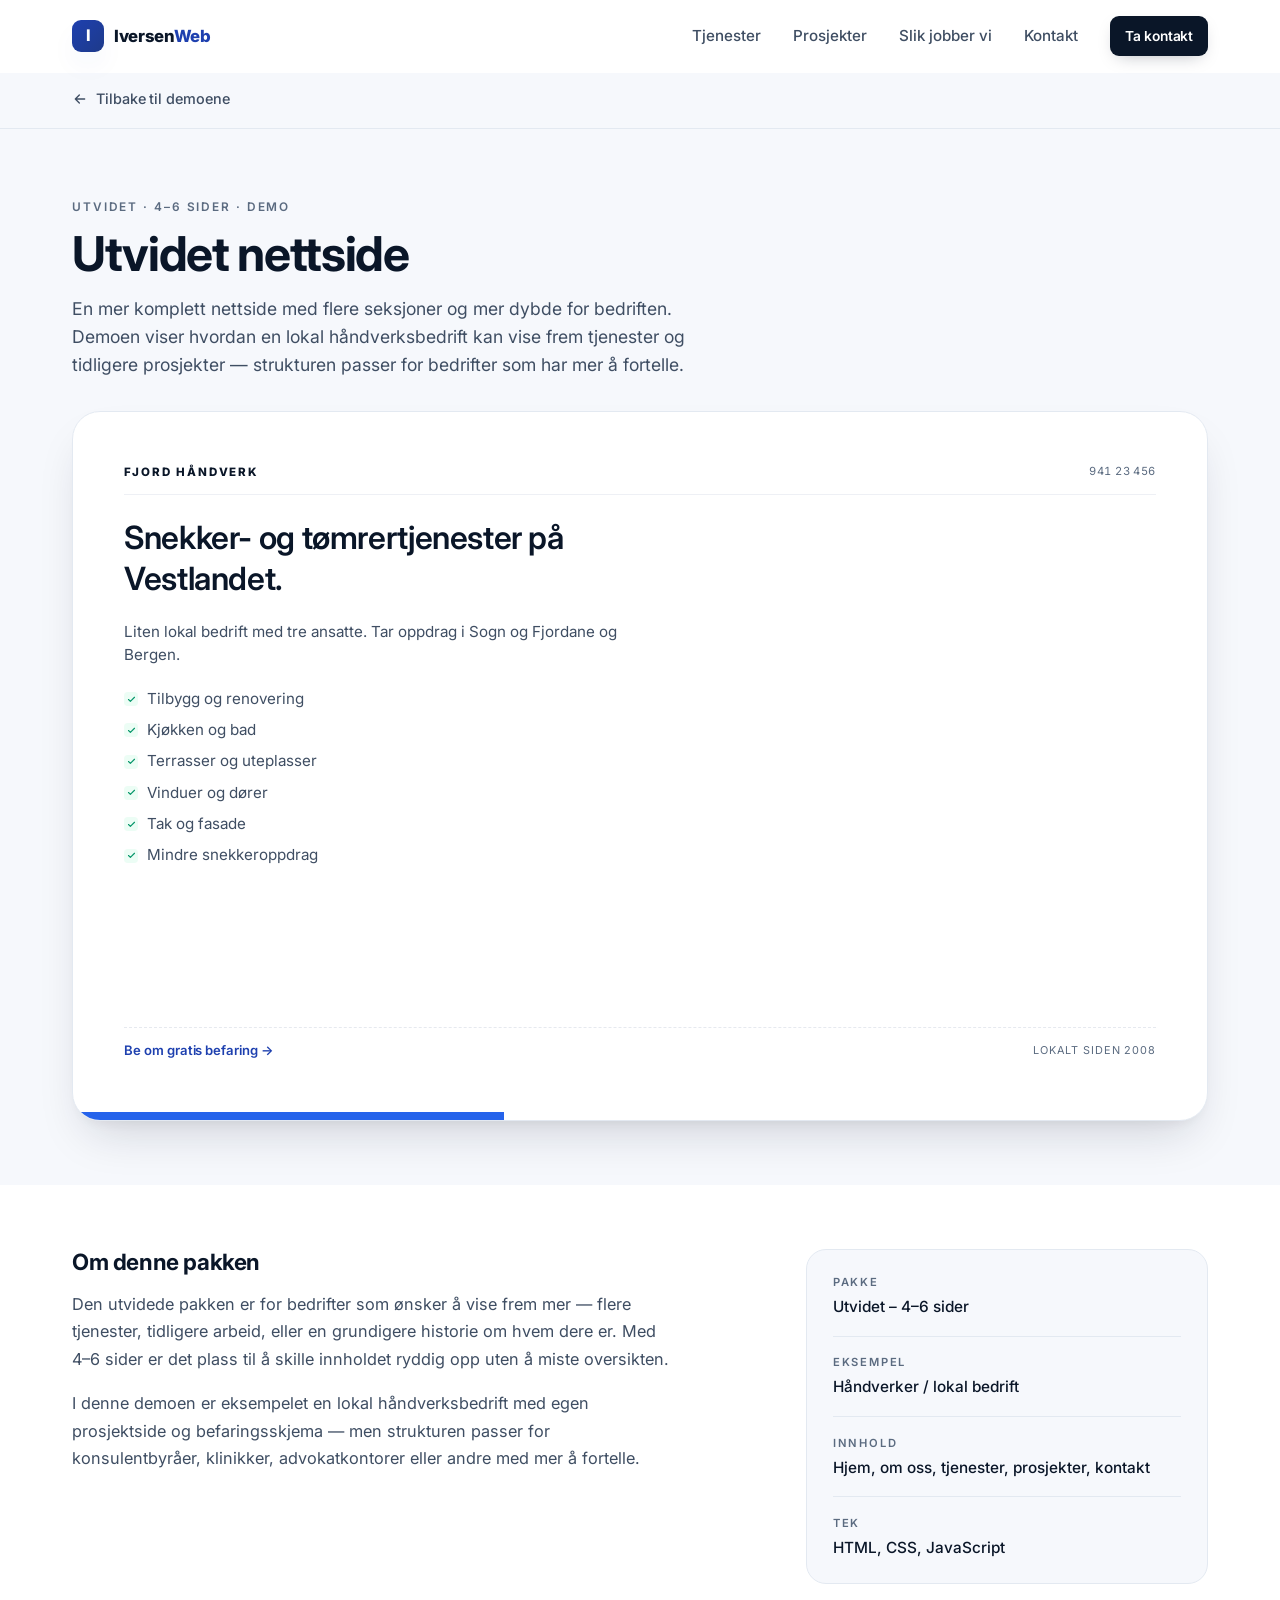
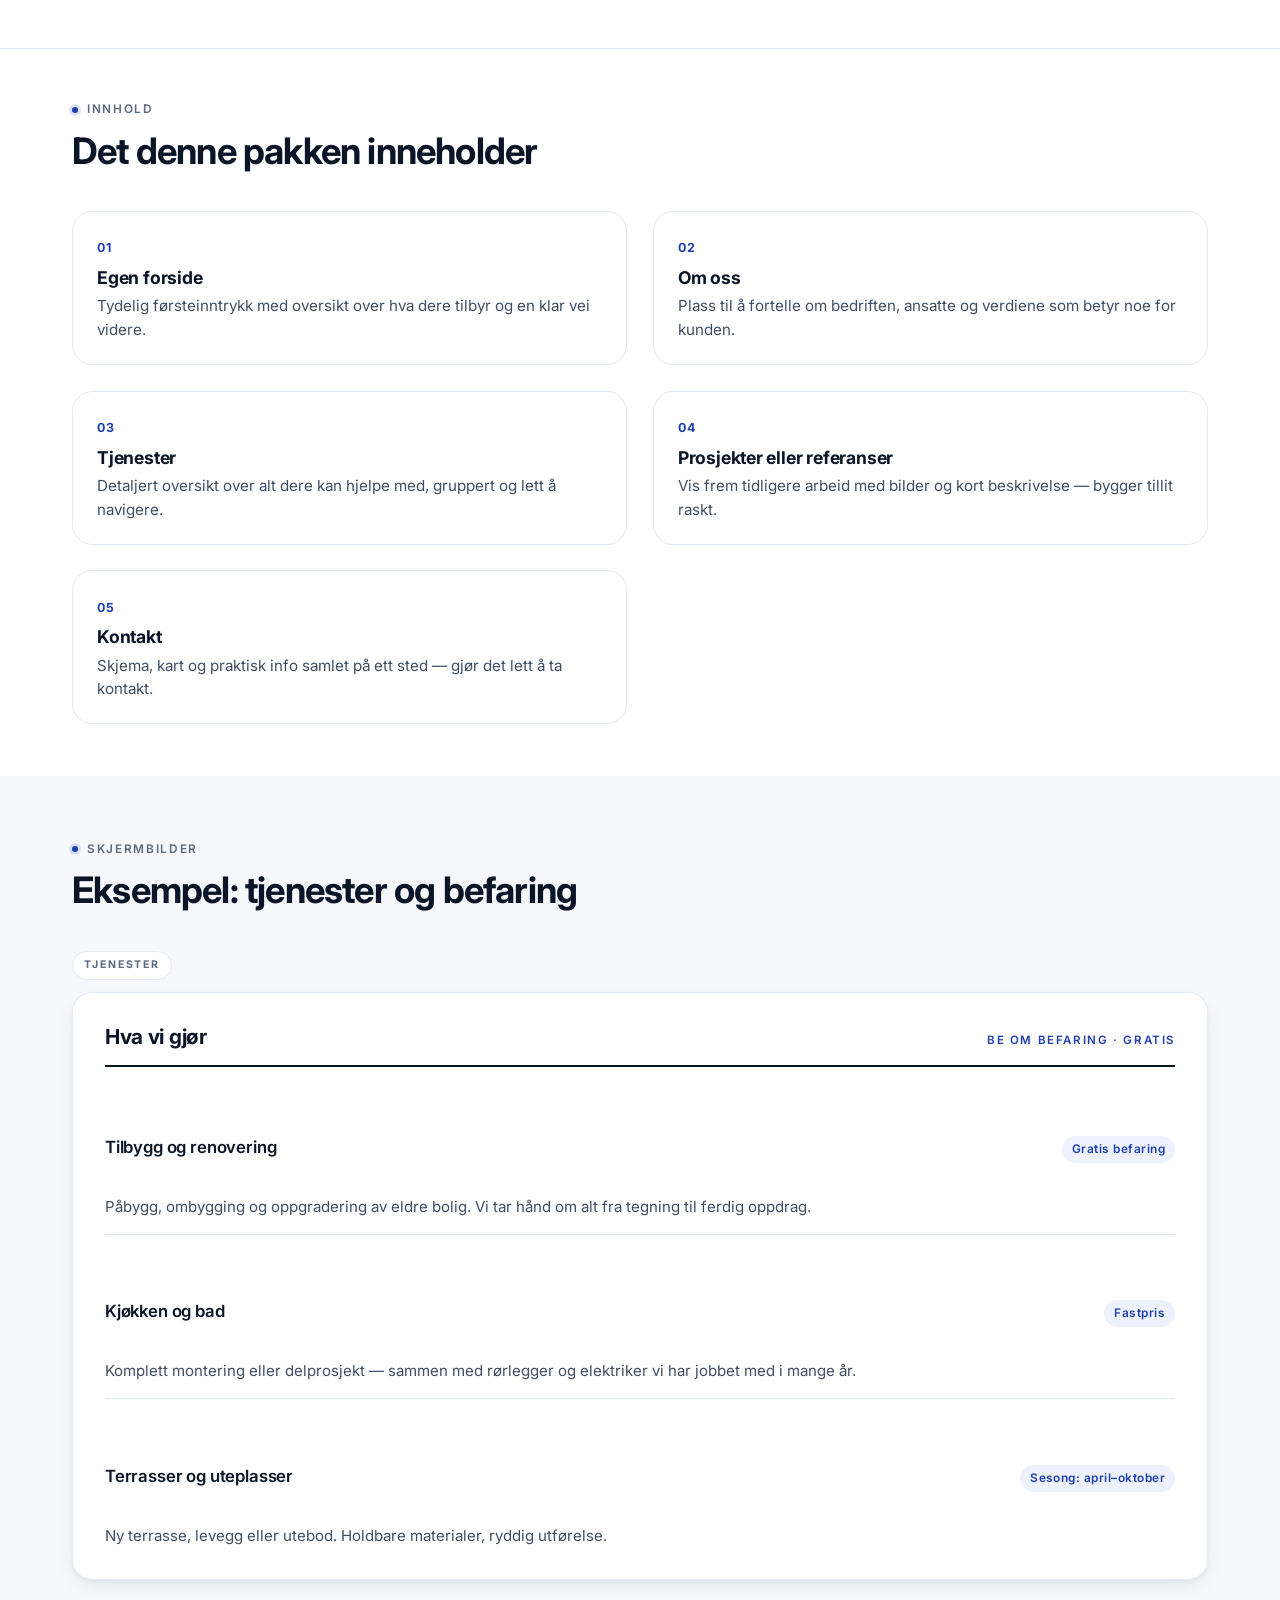
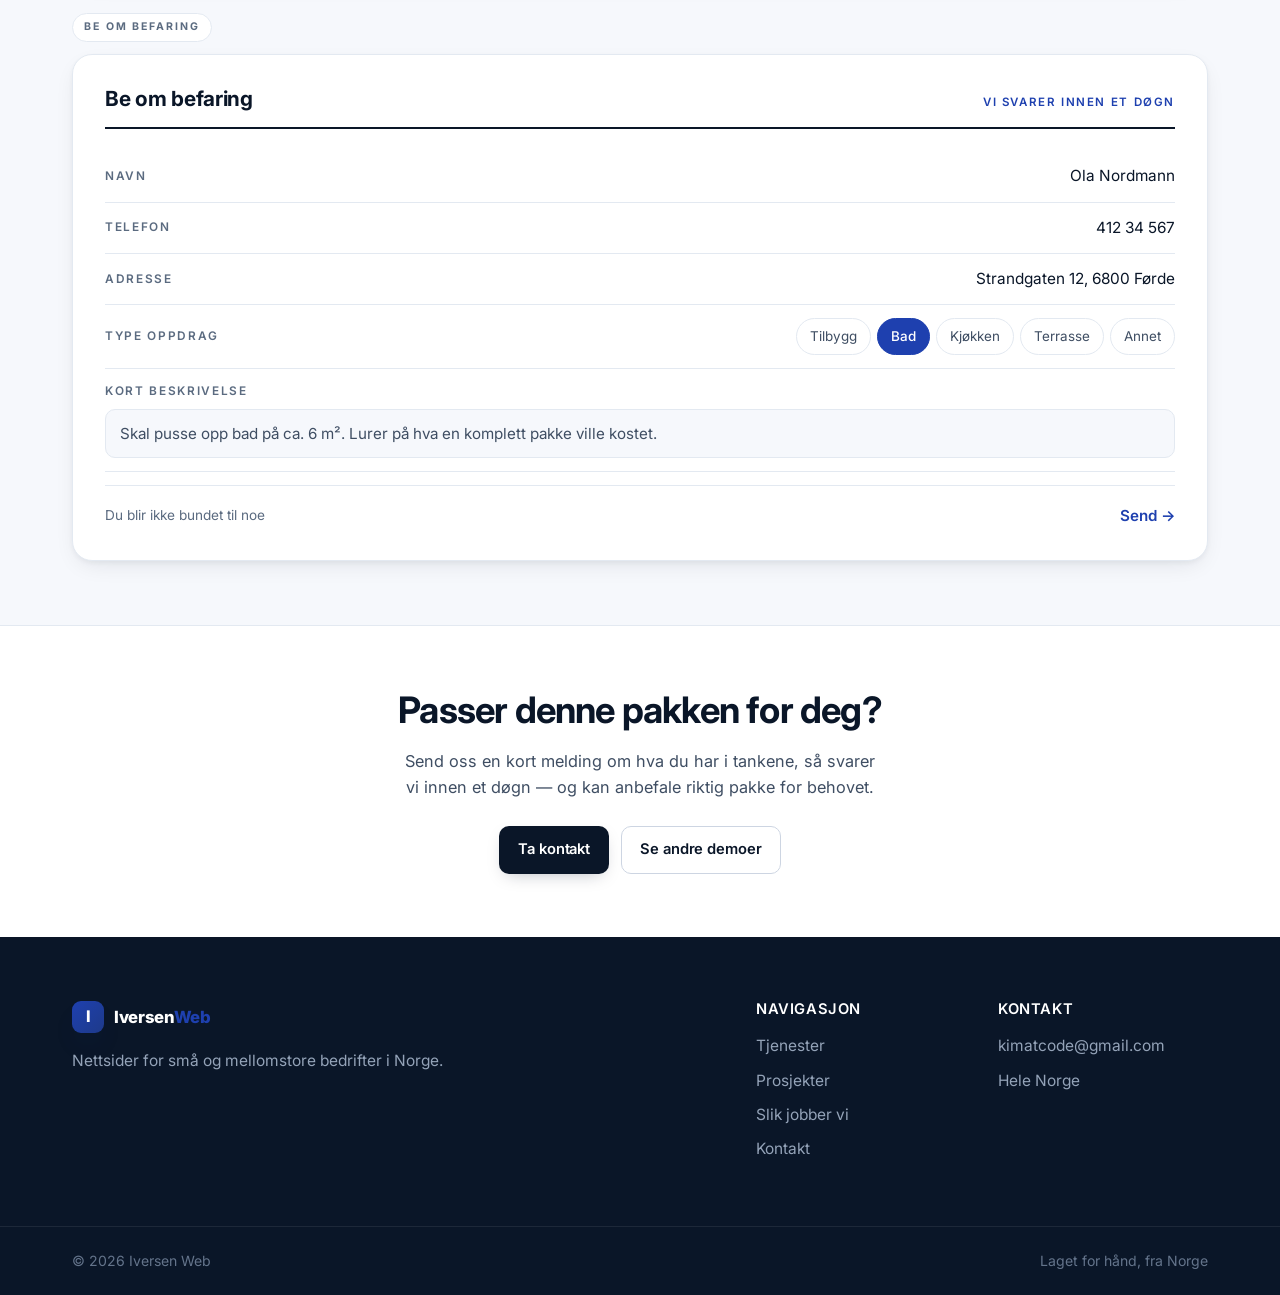
<file: prosjekter/fjord-handverk.html>
<!DOCTYPE html>
<html lang="nb">
<head>
  <meta charset="UTF-8" />
  <meta name="viewport" content="width=device-width, initial-scale=1.0" />
  <meta name="theme-color" content="#0f172a" />
  <title>Utvidet nettside · Demo · Iversen Web</title>
  <meta
    name="description"
    content="Demo av en utvidet 4–6-sides nettside. Vist gjennom et eksempel for en lokal håndverksbedrift med egne sider for tjenester, prosjekter og befaring — mer plass og mer dybde."
  />

  <link rel="preconnect" href="https://fonts.googleapis.com" />
  <link rel="preconnect" href="https://fonts.gstatic.com" crossorigin />
  <link
    href="https://fonts.googleapis.com/css2?family=Inter:wght@400;500;600;700;800;900&display=swap"
    rel="stylesheet"
  />

  <link rel="stylesheet" href="../styles.css" />
  <link
    rel="icon"
    href="data:image/svg+xml,<svg xmlns=%22http://www.w3.org/2000/svg%22 viewBox=%220 0 100 100%22><rect width=%22100%22 height=%22100%22 rx=%2222%22 fill=%22%232563eb%22/><text x=%2250%22 y=%2266%22 font-size=%2260%22 font-family=%22Inter,Arial%22 font-weight=%22800%22 text-anchor=%22middle%22 fill=%22white%22>I</text></svg>"
  />
</head>
<body class="case-page">
  <a class="skip-link" href="#main">Hopp til innhold</a>

  <header class="site-header" id="header">
    <div class="container nav-container">
      <a href="../index.html#hero" class="logo" aria-label="Iversen Web – forside">
        <span class="logo-mark" aria-hidden="true">I</span>
        <span class="logo-text">Iversen<span class="logo-accent">Web</span></span>
      </a>

      <nav class="nav" id="nav" aria-label="Hovedmeny">
        <ul class="nav-list">
          <li><a href="../index.html#services">Tjenester</a></li>
          <li><a href="../index.html#portfolio">Prosjekter</a></li>
          <li><a href="../index.html#why">Slik jobber vi</a></li>
          <li><a href="../index.html#contact">Kontakt</a></li>
        </ul>
        <a href="../index.html#contact" class="btn btn-primary btn-sm nav-cta">Ta kontakt</a>
      </nav>

      <button
        class="nav-toggle"
        id="navToggle"
        aria-label="Åpne meny"
        aria-expanded="false"
        aria-controls="nav"
      >
        <span></span>
        <span></span>
        <span></span>
      </button>
    </div>
  </header>

  <main id="main">
    <div class="case-topbar">
      <div class="container">
        <a href="../index.html#portfolio" class="case-back">
          <svg width="16" height="16" viewBox="0 0 24 24" fill="none" aria-hidden="true">
            <path d="M19 12H5M11 18l-6-6 6-6" stroke="currentColor" stroke-width="2" stroke-linecap="round" stroke-linejoin="round"/>
          </svg>
          Tilbake til demoene
        </a>
      </div>
    </div>

    <section class="case-hero reveal">
      <div class="container">
        <span class="case-meta">Utvidet · 4–6 sider · Demo</span>
        <h1 class="display">Utvidet nettside</h1>
        <p class="lead">
          En mer komplett nettside med flere seksjoner og mer dybde for
          bedriften. Demoen viser hvordan en lokal håndverksbedrift kan vise
          frem tjenester og tidligere prosjekter — strukturen passer for
          bedrifter som har mer å fortelle.
        </p>
      </div>
    </section>

    <!-- Big preview using local card design -->
    <section class="case-preview-section">
      <div class="container">
        <div class="case-preview case-preview--local reveal">
          <div class="local-stage">
            <div class="local-top">
              <b>Fjord Håndverk</b>
              <span class="local-phone">941 23 456</span>
            </div>
            <h2 class="local-title">Snekker- og tømrertjenester på Vestlandet.</h2>
            <p class="case-preview-tagline-muted">
              Liten lokal bedrift med tre ansatte. Tar oppdrag i Sogn og Fjordane og Bergen.
            </p>
            <ul class="local-services">
              <li>Tilbygg og renovering</li>
              <li>Kjøkken og bad</li>
              <li>Terrasser og uteplasser</li>
              <li>Vinduer og dører</li>
              <li>Tak og fasade</li>
              <li>Mindre snekkeroppdrag</li>
            </ul>
            <div class="local-foot">
              <span class="local-cta">Be om gratis befaring →</span>
              <span class="local-since">Lokalt siden 2008</span>
            </div>
          </div>
        </div>
      </div>
    </section>

    <section class="case-body section">
      <div class="container case-body-grid">
        <div class="case-body-main reveal">
          <h2 class="case-h2">Om denne pakken</h2>
          <p>
            Den utvidede pakken er for bedrifter som ønsker å vise frem mer —
            flere tjenester, tidligere arbeid, eller en grundigere historie om
            hvem dere er. Med 4–6 sider er det plass til å skille innholdet
            ryddig opp uten å miste oversikten.
          </p>
          <p>
            I denne demoen er eksempelet en lokal håndverksbedrift med egen
            prosjektside og befaringsskjema — men strukturen passer for
            konsulentbyråer, klinikker, advokatkontorer eller andre med
            mer å fortelle.
          </p>
        </div>

        <aside class="case-info reveal">
          <dl class="case-info-list">
            <div>
              <dt>Pakke</dt>
              <dd>Utvidet – 4–6 sider</dd>
            </div>
            <div>
              <dt>Eksempel</dt>
              <dd>Håndverker / lokal bedrift</dd>
            </div>
            <div>
              <dt>Innhold</dt>
              <dd>Hjem, om oss, tjenester, prosjekter, kontakt</dd>
            </div>
            <div>
              <dt>Tek</dt>
              <dd>HTML, CSS, JavaScript</dd>
            </div>
          </dl>
        </aside>
      </div>
    </section>

    <section class="case-features section">
      <div class="container">
        <header class="case-section-head reveal">
          <span class="eyebrow"><span class="dot"></span> Innhold</span>
          <h2 class="display-sm">Det denne pakken inneholder</h2>
        </header>

        <ul class="case-feature-list">
          <li class="reveal">
            <span class="case-feature-num">01</span>
            <h3>Egen forside</h3>
            <p>Tydelig førsteinntrykk med oversikt over hva dere tilbyr og en klar vei videre.</p>
          </li>
          <li class="reveal">
            <span class="case-feature-num">02</span>
            <h3>Om oss</h3>
            <p>Plass til å fortelle om bedriften, ansatte og verdiene som betyr noe for kunden.</p>
          </li>
          <li class="reveal">
            <span class="case-feature-num">03</span>
            <h3>Tjenester</h3>
            <p>Detaljert oversikt over alt dere kan hjelpe med, gruppert og lett å navigere.</p>
          </li>
          <li class="reveal">
            <span class="case-feature-num">04</span>
            <h3>Prosjekter eller referanser</h3>
            <p>Vis frem tidligere arbeid med bilder og kort beskrivelse — bygger tillit raskt.</p>
          </li>
          <li class="reveal">
            <span class="case-feature-num">05</span>
            <h3>Kontakt</h3>
            <p>Skjema, kart og praktisk info samlet på ett sted — gjør det lett å ta kontakt.</p>
          </li>
        </ul>
      </div>
    </section>

    <section class="case-mockups section">
      <div class="container">
        <header class="case-section-head reveal">
          <span class="eyebrow"><span class="dot"></span> Skjermbilder</span>
          <h2 class="display-sm">Eksempel: tjenester og befaring</h2>
        </header>

        <!-- Tjenester mockup -->
        <div class="mockup mockup--local reveal">
          <div class="mockup-label">Tjenester</div>
          <div class="mockup-pane">
            <div class="lc-head">
              <h4>Hva vi gjør</h4>
              <span>Be om befaring · Gratis</span>
            </div>

            <ul class="lc-services">
              <li>
                <div class="lc-service-head">
                  <h5>Tilbygg og renovering</h5>
                  <span>Gratis befaring</span>
                </div>
                <p>Påbygg, ombygging og oppgradering av eldre bolig. Vi tar hånd om alt fra tegning til ferdig oppdrag.</p>
              </li>
              <li>
                <div class="lc-service-head">
                  <h5>Kjøkken og bad</h5>
                  <span>Fastpris</span>
                </div>
                <p>Komplett montering eller delprosjekt — sammen med rørlegger og elektriker vi har jobbet med i mange år.</p>
              </li>
              <li>
                <div class="lc-service-head">
                  <h5>Terrasser og uteplasser</h5>
                  <span>Sesong: april–oktober</span>
                </div>
                <p>Ny terrasse, levegg eller utebod. Holdbare materialer, ryddig utførelse.</p>
              </li>
            </ul>
          </div>
        </div>

        <!-- Befaring form mockup -->
        <div class="mockup mockup--local mockup--befaring reveal">
          <div class="mockup-label">Be om befaring</div>
          <div class="mockup-pane">
            <div class="bf-head">
              <h4>Be om befaring</h4>
              <span>Vi svarer innen et døgn</span>
            </div>

            <div class="bf-row">
              <label>Navn</label>
              <span class="bf-input">Ola Nordmann</span>
            </div>
            <div class="bf-row">
              <label>Telefon</label>
              <span class="bf-input">412 34 567</span>
            </div>
            <div class="bf-row">
              <label>Adresse</label>
              <span class="bf-input">Strandgaten 12, 6800 Førde</span>
            </div>
            <div class="bf-row">
              <label>Type oppdrag</label>
              <div class="bf-tags">
                <span>Tilbygg</span>
                <span class="bf-tag--active">Bad</span>
                <span>Kjøkken</span>
                <span>Terrasse</span>
                <span>Annet</span>
              </div>
            </div>
            <div class="bf-row bf-row--block">
              <label>Kort beskrivelse</label>
              <span class="bf-textarea">Skal pusse opp bad på ca. 6 m². Lurer på hva en komplett pakke ville kostet.</span>
            </div>

            <div class="bf-foot">
              <span>Du blir ikke bundet til noe</span>
              <b>Send →</b>
            </div>
          </div>
        </div>
      </div>
    </section>

    <section class="case-cta section">
      <div class="container case-cta-inner reveal">
        <h2 class="display-sm">Passer denne pakken for deg?</h2>
        <p>
          Send oss en kort melding om hva du har i tankene, så svarer vi
          innen et døgn — og kan anbefale riktig pakke for behovet.
        </p>
        <div class="case-cta-actions">
          <a href="../index.html#contact" class="btn btn-primary">Ta kontakt</a>
          <a href="../index.html#portfolio" class="btn btn-ghost">Se andre demoer</a>
        </div>
      </div>
    </section>
  </main>

  <footer class="site-footer">
    <div class="container footer-inner">
      <div class="footer-brand">
        <a href="../index.html#hero" class="logo">
          <span class="logo-mark" aria-hidden="true">I</span>
          <span class="logo-text">Iversen<span class="logo-accent">Web</span></span>
        </a>
        <p>Nettsider for små og mellomstore bedrifter i Norge.</p>
      </div>

      <div class="footer-cols">
        <div class="footer-col">
          <h4>Navigasjon</h4>
          <ul>
            <li><a href="../index.html#services">Tjenester</a></li>
            <li><a href="../index.html#portfolio">Prosjekter</a></li>
            <li><a href="../index.html#why">Slik jobber vi</a></li>
            <li><a href="../index.html#contact">Kontakt</a></li>
          </ul>
        </div>
        <div class="footer-col">
          <h4>Kontakt</h4>
          <ul>
            <li><a href="mailto:kimatcode@gmail.com">kimatcode@gmail.com</a></li>
            <li>Hele Norge</li>
          </ul>
        </div>
      </div>
    </div>

    <div class="footer-bottom">
      <div class="container footer-bottom-inner">
        <span>© <span id="year"></span> Iversen Web</span>
        <span>Laget for hånd, fra Norge</span>
      </div>
    </div>
  </footer>

  <script src="../script.js" defer></script>
</body>
</html>
</file>
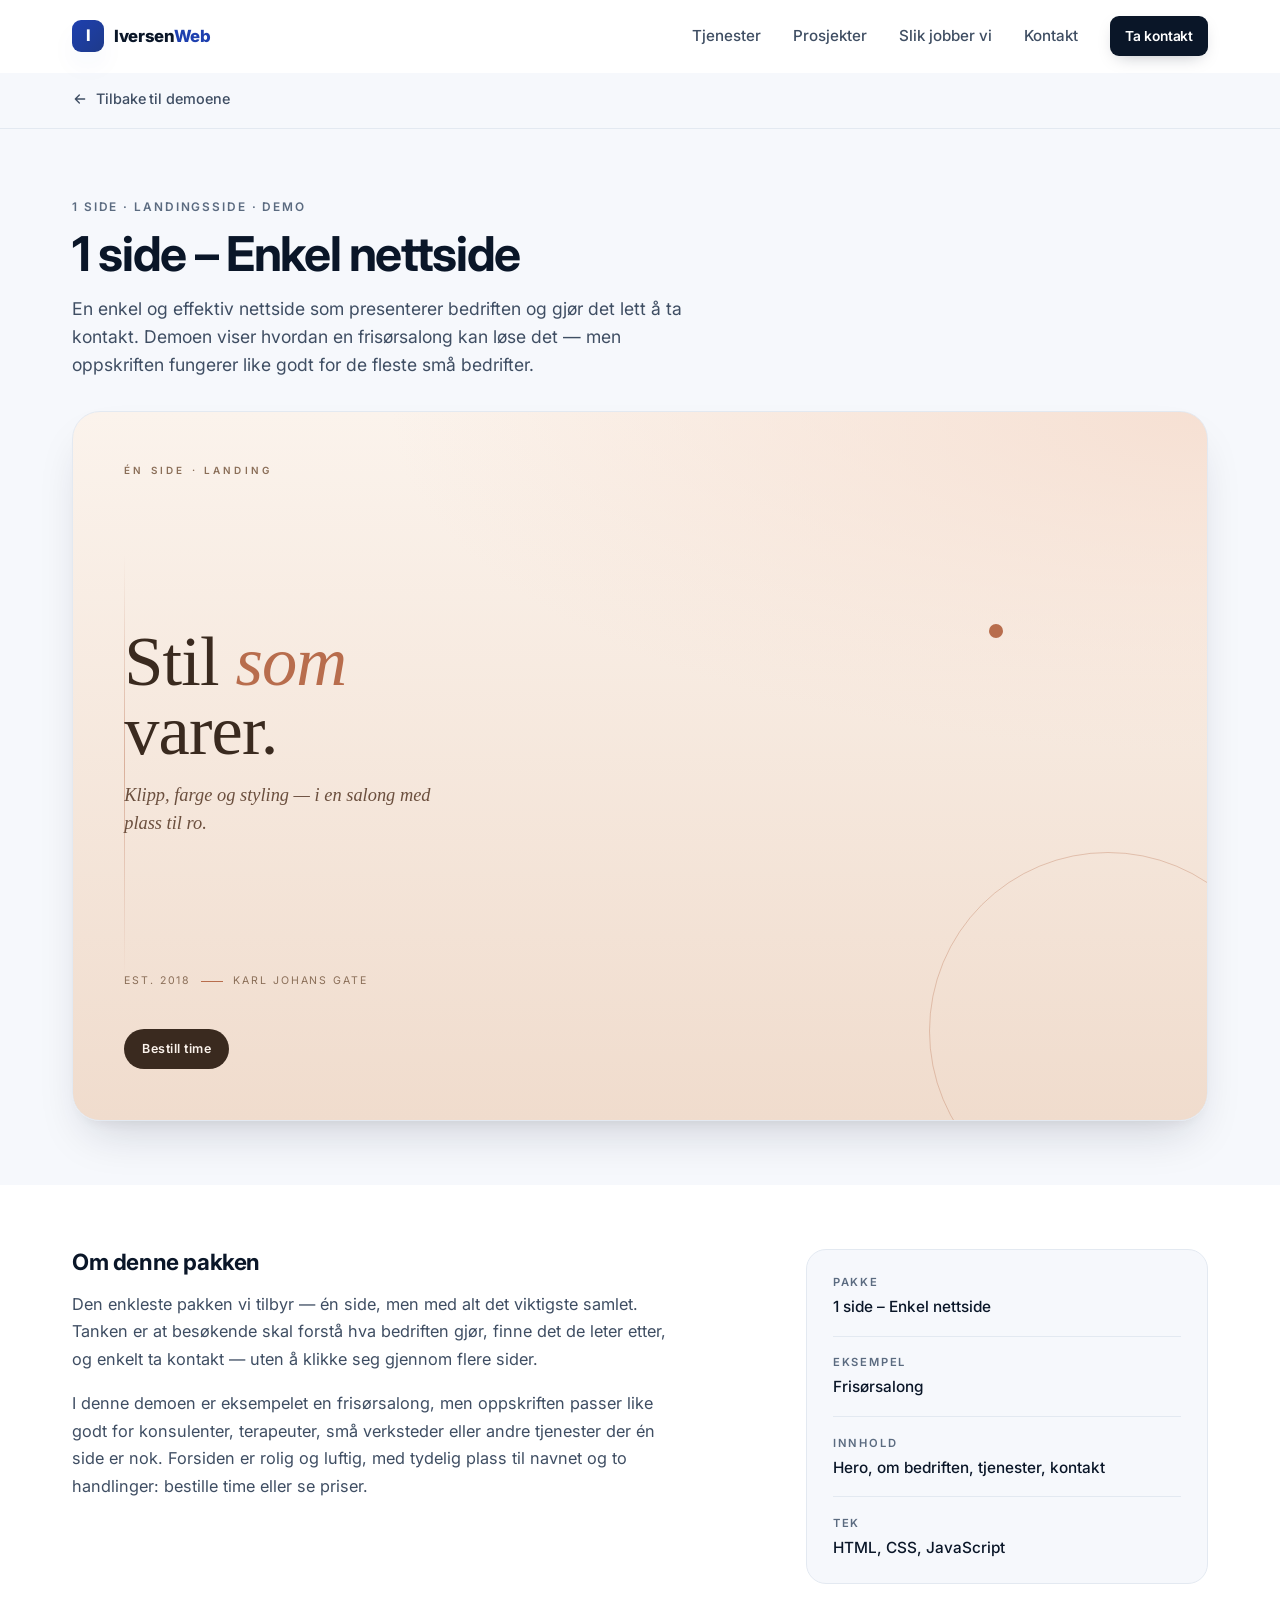
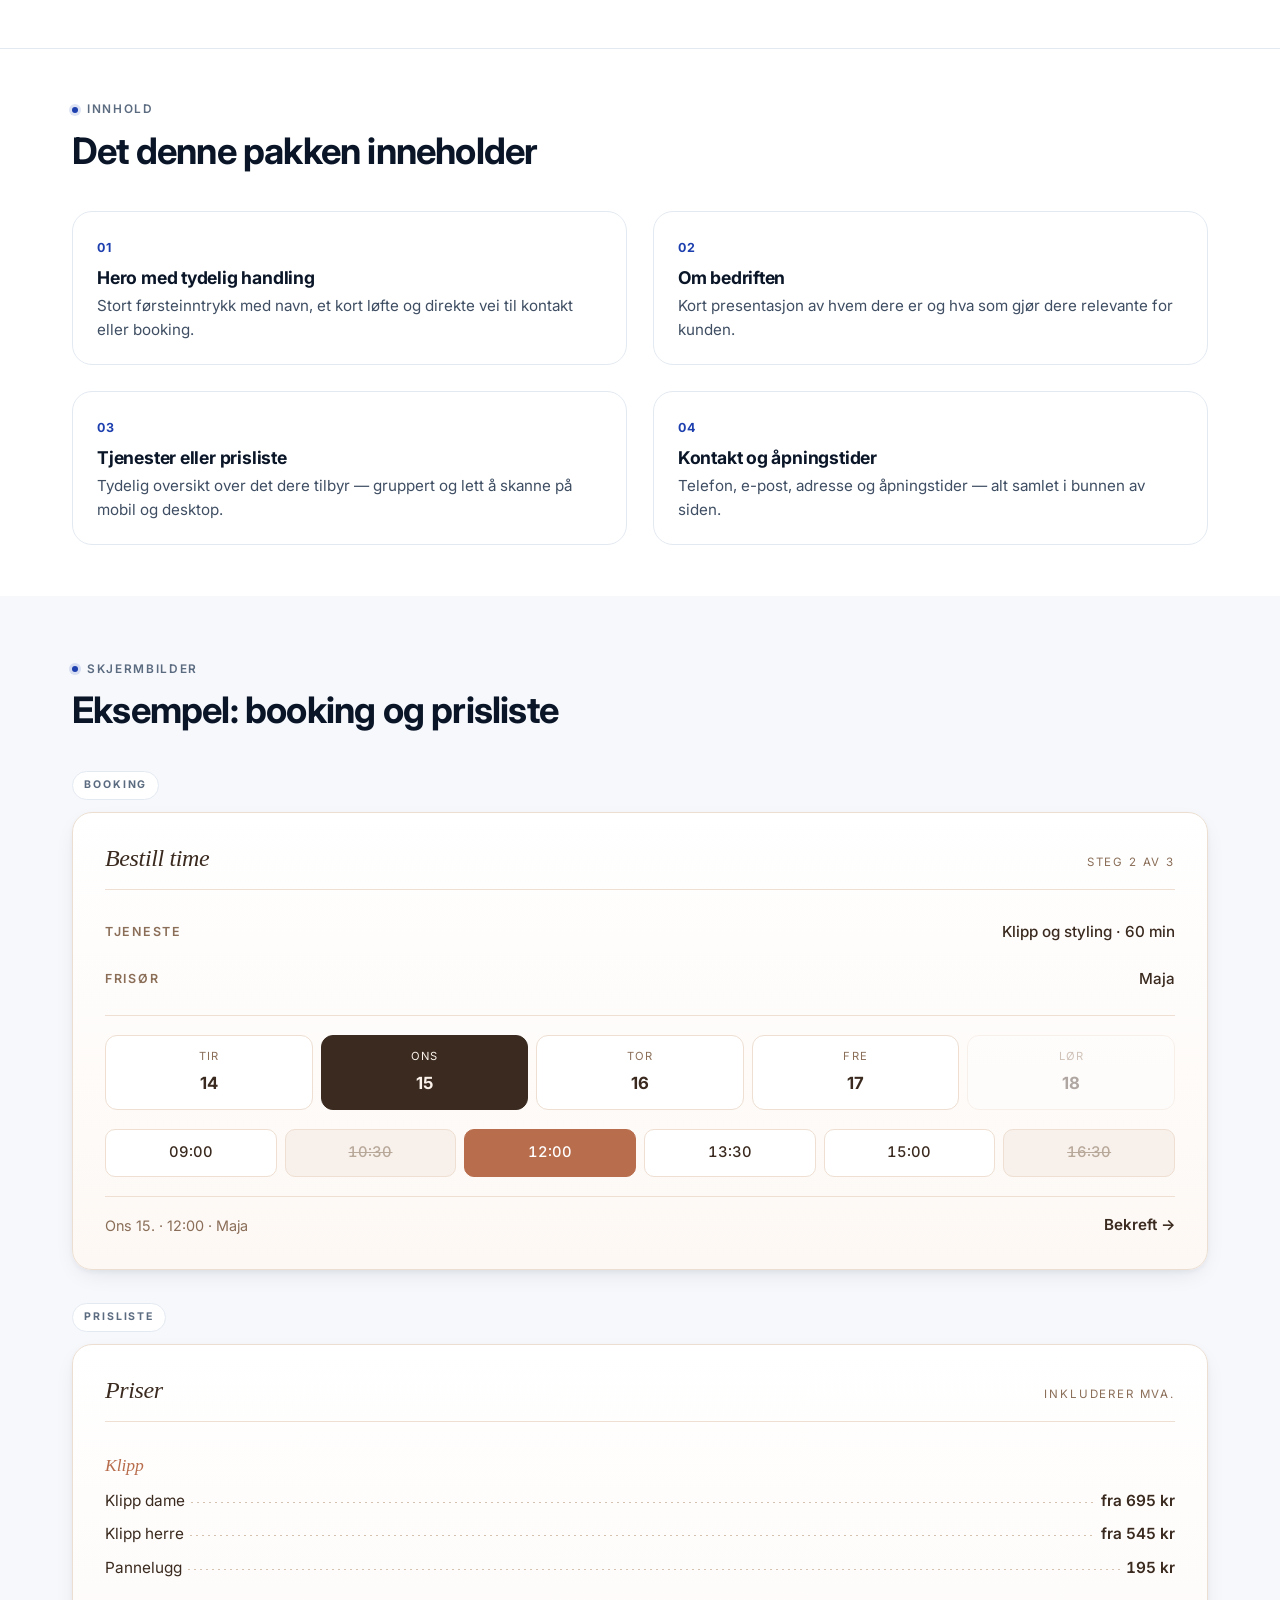
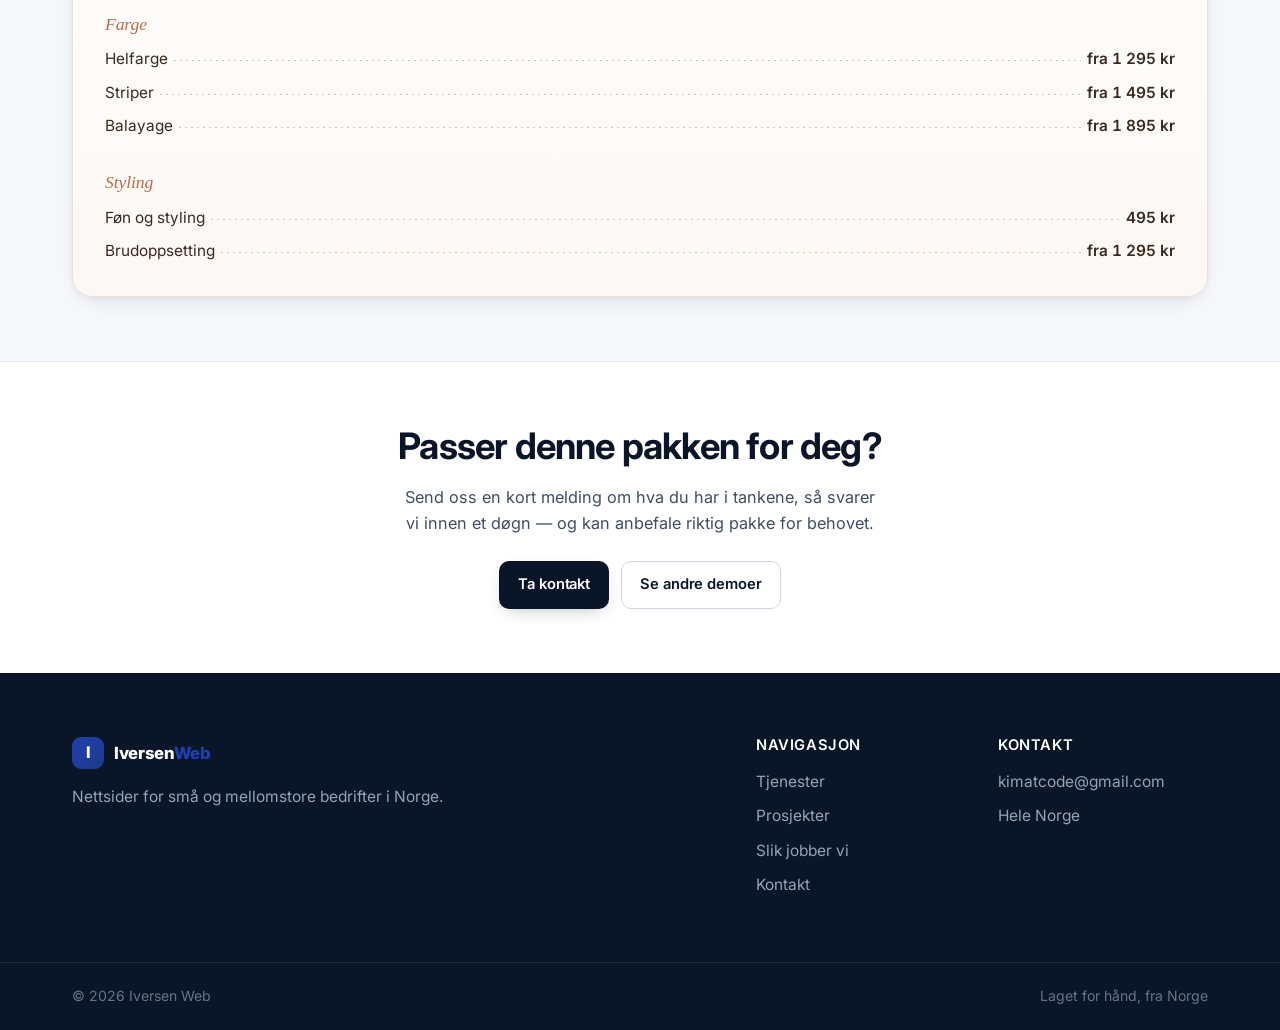
<file: prosjekter/frisor.html>
<!DOCTYPE html>
<html lang="nb">
<head>
  <meta charset="UTF-8" />
  <meta name="viewport" content="width=device-width, initial-scale=1.0" />
  <meta name="theme-color" content="#0f172a" />
  <title>1 side – Enkel nettside · Demo · Iversen Web</title>
  <meta
    name="description"
    content="Demo av en enkel 1-sides nettside. Vist gjennom et eksempel for en frisørsalong med hero, tjenester, prisliste og kontakt — alt samlet på én side."
  />

  <link rel="preconnect" href="https://fonts.googleapis.com" />
  <link rel="preconnect" href="https://fonts.gstatic.com" crossorigin />
  <link
    href="https://fonts.googleapis.com/css2?family=Inter:wght@400;500;600;700;800;900&display=swap"
    rel="stylesheet"
  />

  <link rel="stylesheet" href="../styles.css" />
  <link
    rel="icon"
    href="data:image/svg+xml,<svg xmlns=%22http://www.w3.org/2000/svg%22 viewBox=%220 0 100 100%22><rect width=%22100%22 height=%22100%22 rx=%2222%22 fill=%22%232563eb%22/><text x=%2250%22 y=%2266%22 font-size=%2260%22 font-family=%22Inter,Arial%22 font-weight=%22800%22 text-anchor=%22middle%22 fill=%22white%22>I</text></svg>"
  />
</head>
<body class="case-page">
  <a class="skip-link" href="#main">Hopp til innhold</a>

  <header class="site-header" id="header">
    <div class="container nav-container">
      <a href="../index.html#hero" class="logo" aria-label="Iversen Web – forside">
        <span class="logo-mark" aria-hidden="true">I</span>
        <span class="logo-text">Iversen<span class="logo-accent">Web</span></span>
      </a>

      <nav class="nav" id="nav" aria-label="Hovedmeny">
        <ul class="nav-list">
          <li><a href="../index.html#services">Tjenester</a></li>
          <li><a href="../index.html#portfolio">Prosjekter</a></li>
          <li><a href="../index.html#why">Slik jobber vi</a></li>
          <li><a href="../index.html#contact">Kontakt</a></li>
        </ul>
        <a href="../index.html#contact" class="btn btn-primary btn-sm nav-cta">Ta kontakt</a>
      </nav>

      <button
        class="nav-toggle"
        id="navToggle"
        aria-label="Åpne meny"
        aria-expanded="false"
        aria-controls="nav"
      >
        <span></span>
        <span></span>
        <span></span>
      </button>
    </div>
  </header>

  <main id="main">
    <!-- Topbar -->
    <div class="case-topbar">
      <div class="container">
        <a href="../index.html#portfolio" class="case-back">
          <svg width="16" height="16" viewBox="0 0 24 24" fill="none" aria-hidden="true">
            <path d="M19 12H5M11 18l-6-6 6-6" stroke="currentColor" stroke-width="2" stroke-linecap="round" stroke-linejoin="round"/>
          </svg>
          Tilbake til demoene
        </a>
      </div>
    </div>

    <!-- Case hero -->
    <section class="case-hero reveal">
      <div class="container">
        <span class="case-meta">1 side · Landingsside · Demo</span>
        <h1 class="display">1 side – Enkel nettside</h1>
        <p class="lead">
          En enkel og effektiv nettside som presenterer bedriften og gjør det
          lett å ta kontakt. Demoen viser hvordan en frisørsalong kan løse det
          — men oppskriften fungerer like godt for de fleste små bedrifter.
        </p>
      </div>
    </section>

    <!-- Big preview (uses scaled-up salon card design) -->
    <section class="case-preview-section">
      <div class="container">
        <div class="case-preview case-preview--salon reveal">
          <div class="salon-stage case-preview-stage">
            <span class="salon-eyebrow">Én side · Landing</span>
            <div class="case-preview-cluster">
              <h2 class="salon-title">Stil <em>som</em><br/>varer.</h2>
              <p class="case-preview-tagline">
                Klipp, farge og styling — i en salong med plass til ro.
              </p>
            </div>
            <div class="case-preview-foot">
              <div class="salon-meta">
                <span>Est. 2018</span>
                <span class="salon-line" aria-hidden="true"></span>
                <span>Karl Johans gate</span>
              </div>
              <div class="case-preview-actions">
                <span class="case-preview-btn case-preview-btn--solid">Bestill time</span>
              </div>
            </div>
          </div>
          <span class="salon-circle" aria-hidden="true"></span>
          <span class="salon-dot" aria-hidden="true"></span>
          <span class="salon-stripe" aria-hidden="true"></span>
        </div>
      </div>
    </section>

    <!-- Description + Info sidebar -->
    <section class="case-body section">
      <div class="container case-body-grid">
        <div class="case-body-main reveal">
          <h2 class="case-h2">Om denne pakken</h2>
          <p>
            Den enkleste pakken vi tilbyr — én side, men med alt det viktigste
            samlet. Tanken er at besøkende skal forstå hva bedriften gjør, finne
            det de leter etter, og enkelt ta kontakt — uten å klikke seg gjennom
            flere sider.
          </p>
          <p>
            I denne demoen er eksempelet en frisørsalong, men oppskriften passer
            like godt for konsulenter, terapeuter, små verksteder eller andre
            tjenester der én side er nok. Forsiden er rolig og luftig, med
            tydelig plass til navnet og to handlinger: bestille time eller se
            priser.
          </p>
        </div>

        <aside class="case-info reveal">
          <dl class="case-info-list">
            <div>
              <dt>Pakke</dt>
              <dd>1 side – Enkel nettside</dd>
            </div>
            <div>
              <dt>Eksempel</dt>
              <dd>Frisørsalong</dd>
            </div>
            <div>
              <dt>Innhold</dt>
              <dd>Hero, om bedriften, tjenester, kontakt</dd>
            </div>
            <div>
              <dt>Tek</dt>
              <dd>HTML, CSS, JavaScript</dd>
            </div>
          </dl>
        </aside>
      </div>
    </section>

    <!-- Features -->
    <section class="case-features section">
      <div class="container">
        <header class="case-section-head reveal">
          <span class="eyebrow"><span class="dot"></span> Innhold</span>
          <h2 class="display-sm">Det denne pakken inneholder</h2>
        </header>

        <ul class="case-feature-list">
          <li class="reveal">
            <span class="case-feature-num">01</span>
            <h3>Hero med tydelig handling</h3>
            <p>Stort førsteinntrykk med navn, et kort løfte og direkte vei til kontakt eller booking.</p>
          </li>
          <li class="reveal">
            <span class="case-feature-num">02</span>
            <h3>Om bedriften</h3>
            <p>Kort presentasjon av hvem dere er og hva som gjør dere relevante for kunden.</p>
          </li>
          <li class="reveal">
            <span class="case-feature-num">03</span>
            <h3>Tjenester eller prisliste</h3>
            <p>Tydelig oversikt over det dere tilbyr — gruppert og lett å skanne på mobil og desktop.</p>
          </li>
          <li class="reveal">
            <span class="case-feature-num">04</span>
            <h3>Kontakt og åpningstider</h3>
            <p>Telefon, e-post, adresse og åpningstider — alt samlet i bunnen av siden.</p>
          </li>
        </ul>
      </div>
    </section>

    <!-- Mockup: Booking screen -->
    <section class="case-mockups section">
      <div class="container">
        <header class="case-section-head reveal">
          <span class="eyebrow"><span class="dot"></span> Skjermbilder</span>
          <h2 class="display-sm">Eksempel: booking og prisliste</h2>
        </header>

        <!-- Booking mockup -->
        <div class="mockup mockup--salon reveal">
          <div class="mockup-label">Booking</div>
          <div class="mockup-pane">
            <div class="bk-head">
              <h4>Bestill time</h4>
              <span>Steg 2 av 3</span>
            </div>

            <div class="bk-row">
              <span class="bk-row-label">Tjeneste</span>
              <span class="bk-row-value">Klipp og styling · 60 min</span>
            </div>
            <div class="bk-row">
              <span class="bk-row-label">Frisør</span>
              <span class="bk-row-value">Maja</span>
            </div>

            <div class="bk-divider" aria-hidden="true"></div>

            <div class="bk-week">
              <div class="bk-day">
                <span class="bk-day-name">Tir</span>
                <span class="bk-day-date">14</span>
              </div>
              <div class="bk-day bk-day--active">
                <span class="bk-day-name">Ons</span>
                <span class="bk-day-date">15</span>
              </div>
              <div class="bk-day">
                <span class="bk-day-name">Tor</span>
                <span class="bk-day-date">16</span>
              </div>
              <div class="bk-day">
                <span class="bk-day-name">Fre</span>
                <span class="bk-day-date">17</span>
              </div>
              <div class="bk-day bk-day--off">
                <span class="bk-day-name">Lør</span>
                <span class="bk-day-date">18</span>
              </div>
            </div>

            <div class="bk-slots">
              <span class="bk-slot">09:00</span>
              <span class="bk-slot bk-slot--taken">10:30</span>
              <span class="bk-slot bk-slot--selected">12:00</span>
              <span class="bk-slot">13:30</span>
              <span class="bk-slot">15:00</span>
              <span class="bk-slot bk-slot--taken">16:30</span>
            </div>

            <div class="bk-foot">
              <span class="bk-foot-summary">Ons 15. · 12:00 · Maja</span>
              <span class="bk-foot-cta">Bekreft →</span>
            </div>
          </div>
        </div>

        <!-- Prisliste mockup -->
        <div class="mockup mockup--salon mockup--priser reveal">
          <div class="mockup-label">Prisliste</div>
          <div class="mockup-pane">
            <div class="pr-head">
              <h4>Priser</h4>
              <span>Inkluderer mva.</span>
            </div>

            <div class="pr-group">
              <h5>Klipp</h5>
              <ul>
                <li><span>Klipp dame</span><i></i><b>fra 695 kr</b></li>
                <li><span>Klipp herre</span><i></i><b>fra 545 kr</b></li>
                <li><span>Pannelugg</span><i></i><b>195 kr</b></li>
              </ul>
            </div>

            <div class="pr-group">
              <h5>Farge</h5>
              <ul>
                <li><span>Helfarge</span><i></i><b>fra 1 295 kr</b></li>
                <li><span>Striper</span><i></i><b>fra 1 495 kr</b></li>
                <li><span>Balayage</span><i></i><b>fra 1 895 kr</b></li>
              </ul>
            </div>

            <div class="pr-group">
              <h5>Styling</h5>
              <ul>
                <li><span>Føn og styling</span><i></i><b>495 kr</b></li>
                <li><span>Brudoppsetting</span><i></i><b>fra 1 295 kr</b></li>
              </ul>
            </div>
          </div>
        </div>
      </div>
    </section>

    <!-- CTA / next -->
    <section class="case-cta section">
      <div class="container case-cta-inner reveal">
        <h2 class="display-sm">Passer denne pakken for deg?</h2>
        <p>
          Send oss en kort melding om hva du har i tankene, så svarer vi
          innen et døgn — og kan anbefale riktig pakke for behovet.
        </p>
        <div class="case-cta-actions">
          <a href="../index.html#contact" class="btn btn-primary">Ta kontakt</a>
          <a href="../index.html#portfolio" class="btn btn-ghost">Se andre demoer</a>
        </div>
      </div>
    </section>
  </main>

  <footer class="site-footer">
    <div class="container footer-inner">
      <div class="footer-brand">
        <a href="../index.html#hero" class="logo">
          <span class="logo-mark" aria-hidden="true">I</span>
          <span class="logo-text">Iversen<span class="logo-accent">Web</span></span>
        </a>
        <p>Nettsider for små og mellomstore bedrifter i Norge.</p>
      </div>

      <div class="footer-cols">
        <div class="footer-col">
          <h4>Navigasjon</h4>
          <ul>
            <li><a href="../index.html#services">Tjenester</a></li>
            <li><a href="../index.html#portfolio">Prosjekter</a></li>
            <li><a href="../index.html#why">Slik jobber vi</a></li>
            <li><a href="../index.html#contact">Kontakt</a></li>
          </ul>
        </div>
        <div class="footer-col">
          <h4>Kontakt</h4>
          <ul>
            <li><a href="mailto:kimatcode@gmail.com">kimatcode@gmail.com</a></li>
            <li>Hele Norge</li>
          </ul>
        </div>
      </div>
    </div>

    <div class="footer-bottom">
      <div class="container footer-bottom-inner">
        <span>© <span id="year"></span> Iversen Web</span>
        <span>Laget for hånd, fra Norge</span>
      </div>
    </div>
  </footer>

  <script src="../script.js" defer></script>
</body>
</html>
</file>
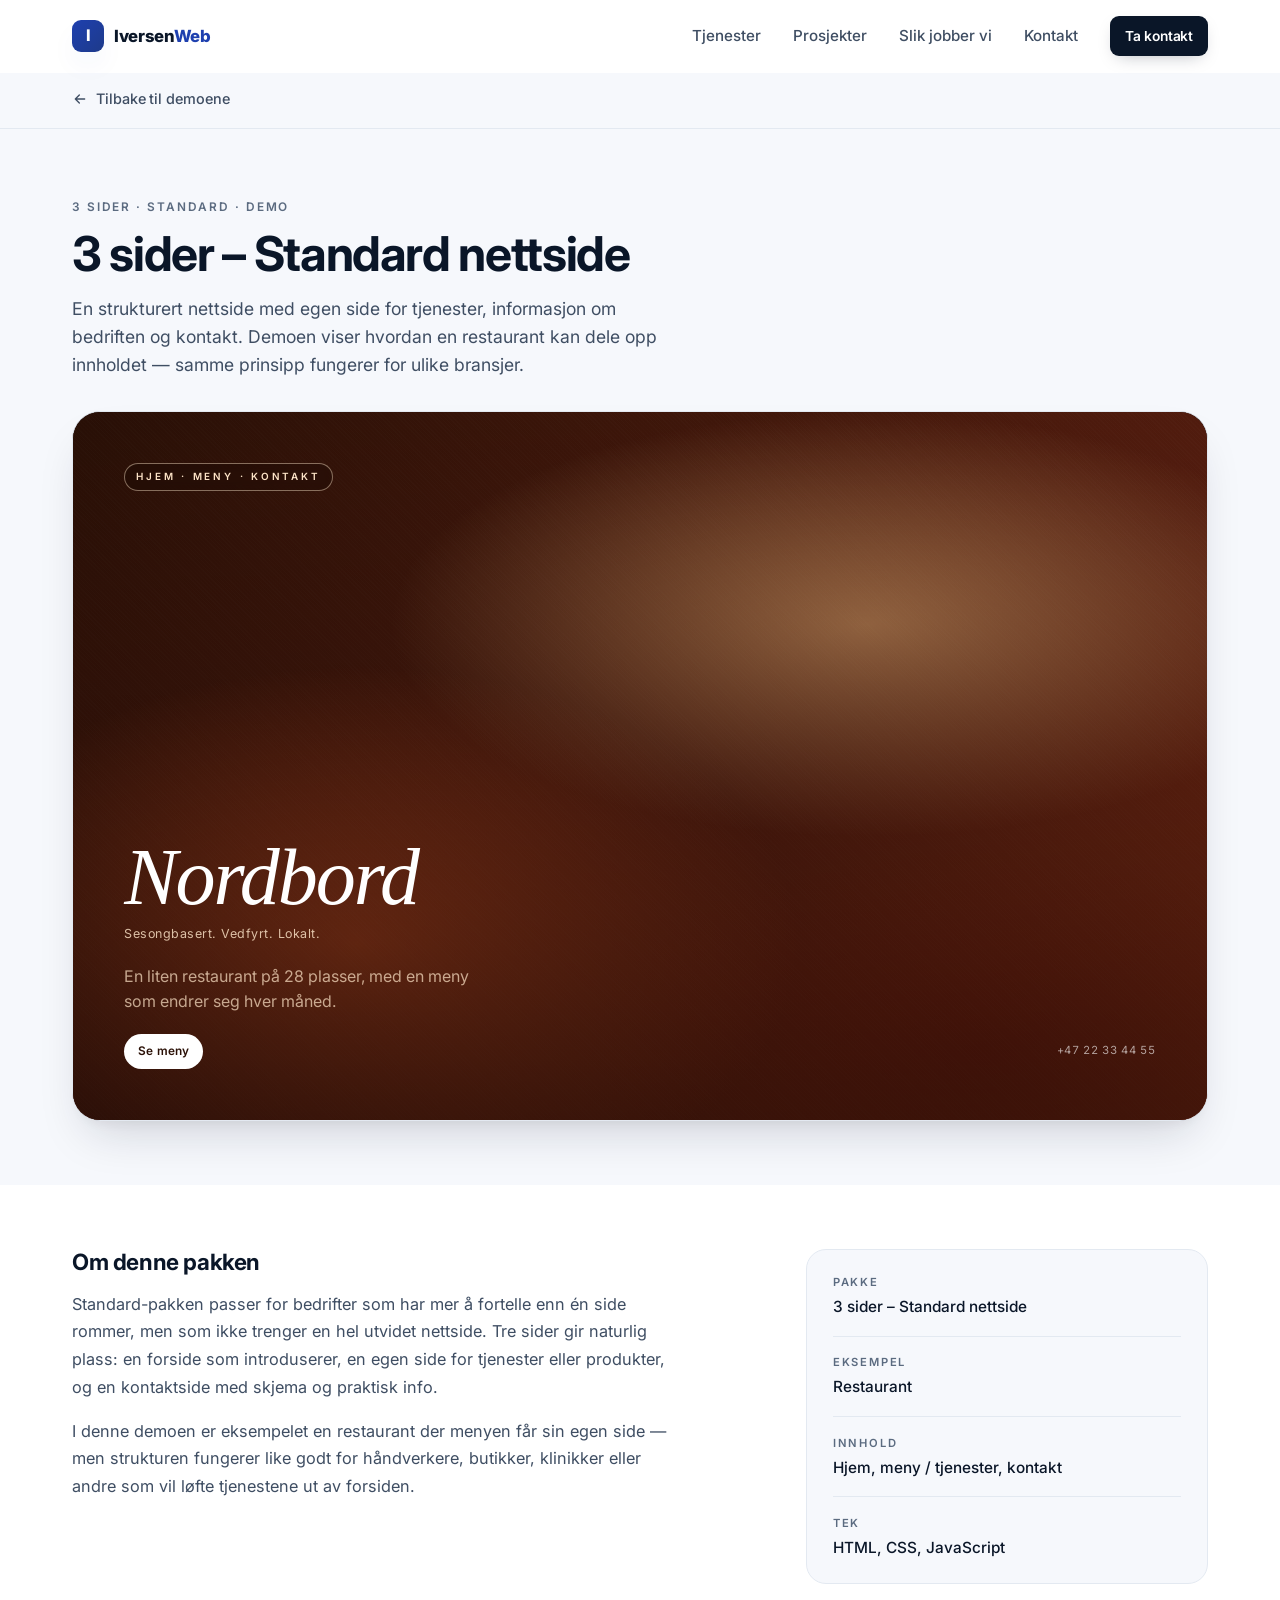
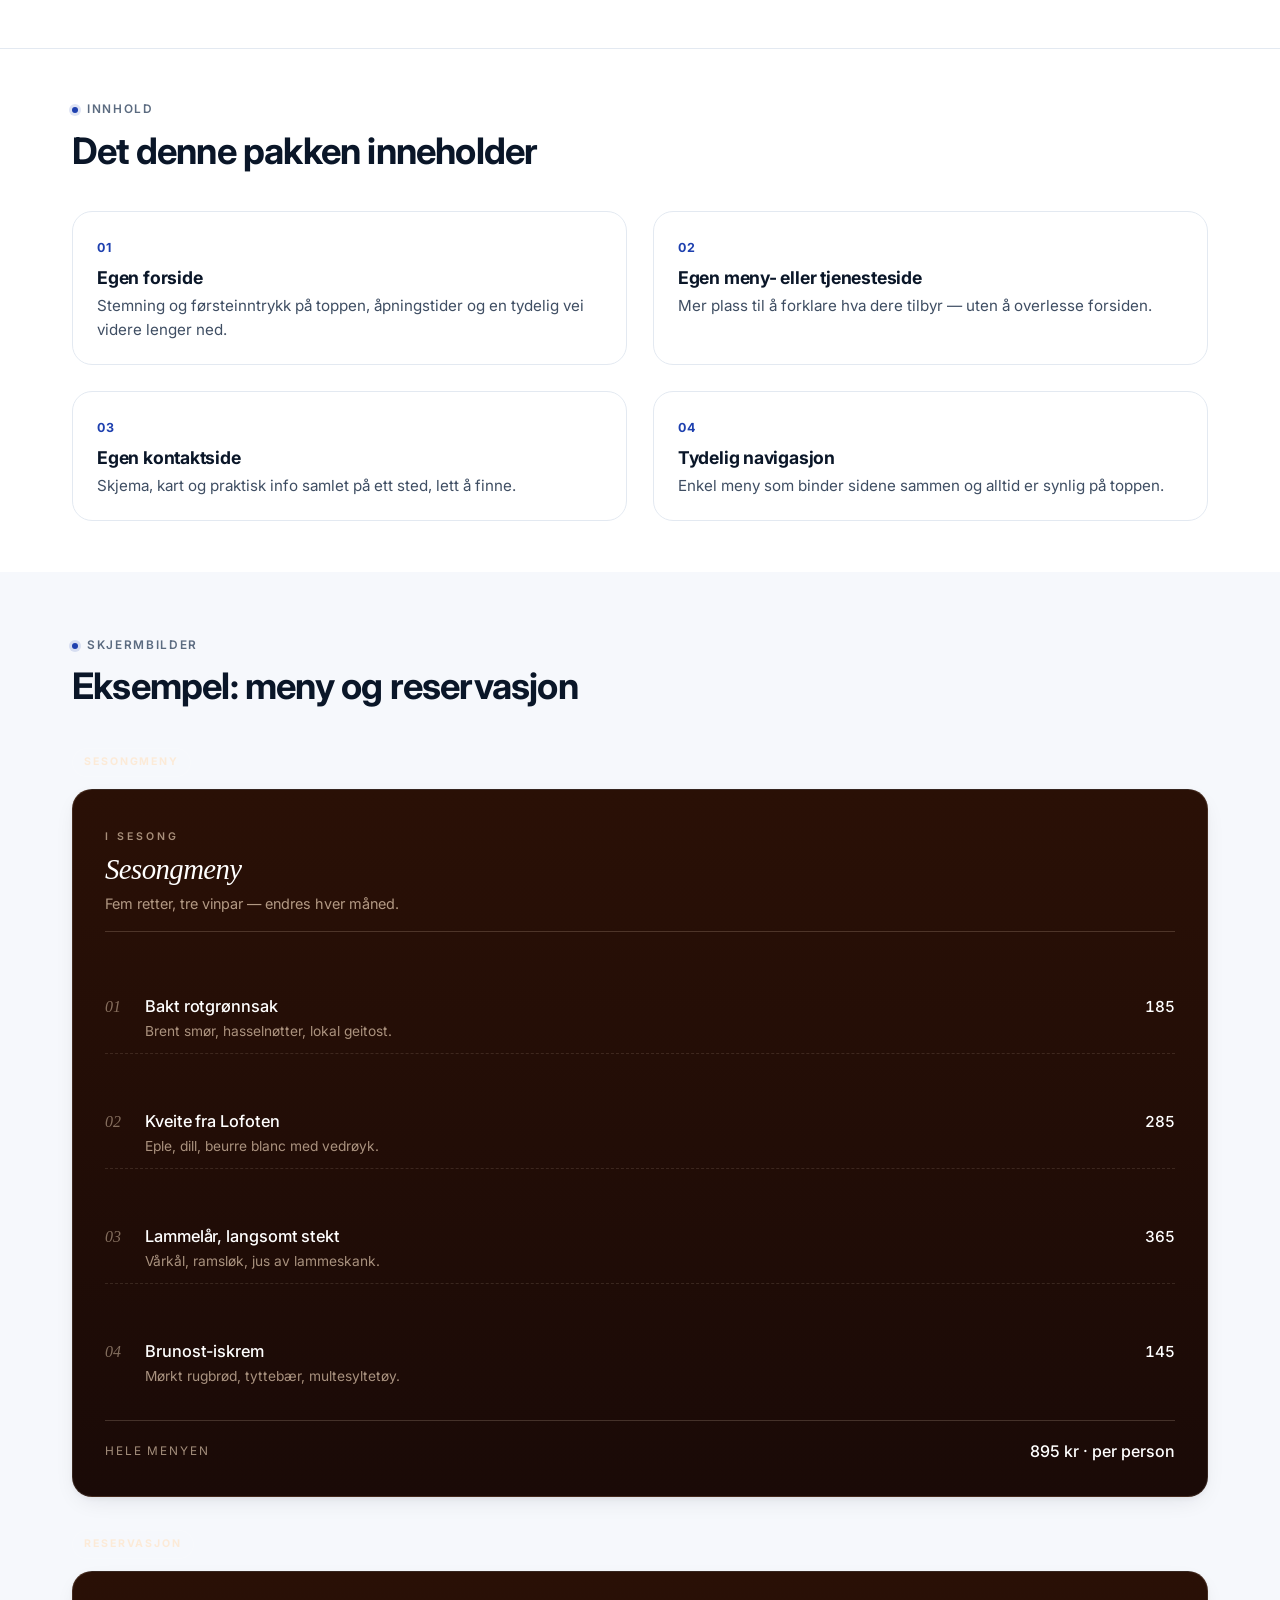
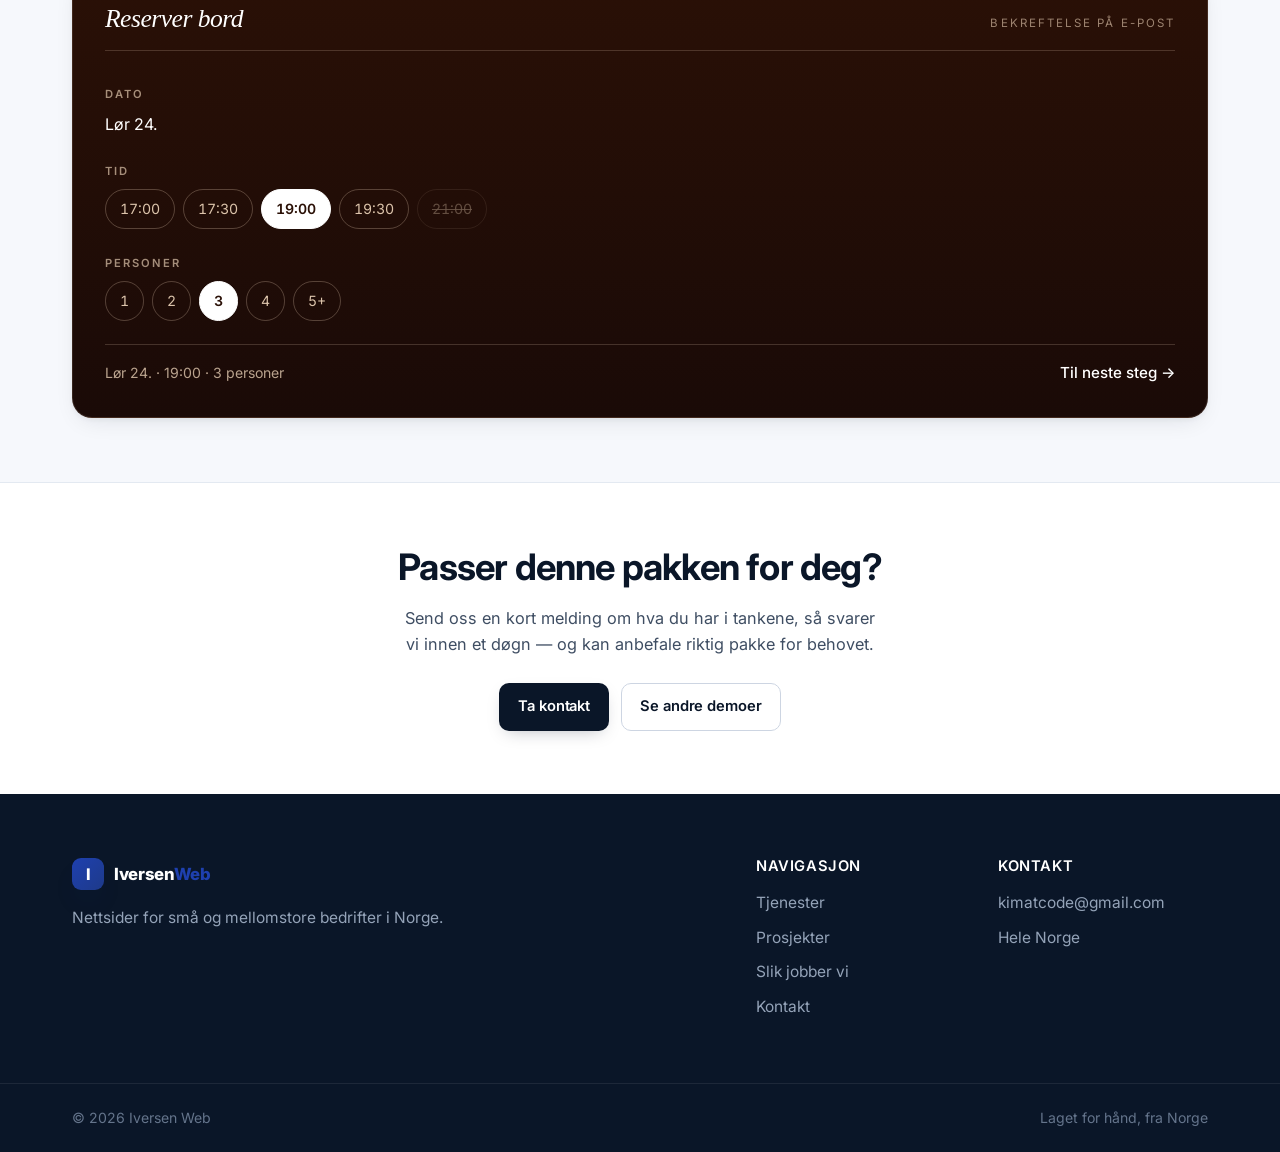
<file: prosjekter/nordbord.html>
<!DOCTYPE html>
<html lang="nb">
<head>
  <meta charset="UTF-8" />
  <meta name="viewport" content="width=device-width, initial-scale=1.0" />
  <meta name="theme-color" content="#0f172a" />
  <title>3 sider – Standard nettside · Demo · Iversen Web</title>
  <meta
    name="description"
    content="Demo av en standard 3-sides nettside. Vist gjennom et eksempel for en restaurant med egen side for meny og kontakt — strukturert og oversiktlig."
  />

  <link rel="preconnect" href="https://fonts.googleapis.com" />
  <link rel="preconnect" href="https://fonts.gstatic.com" crossorigin />
  <link
    href="https://fonts.googleapis.com/css2?family=Inter:wght@400;500;600;700;800;900&display=swap"
    rel="stylesheet"
  />

  <link rel="stylesheet" href="../styles.css" />
  <link
    rel="icon"
    href="data:image/svg+xml,<svg xmlns=%22http://www.w3.org/2000/svg%22 viewBox=%220 0 100 100%22><rect width=%22100%22 height=%22100%22 rx=%2222%22 fill=%22%232563eb%22/><text x=%2250%22 y=%2266%22 font-size=%2260%22 font-family=%22Inter,Arial%22 font-weight=%22800%22 text-anchor=%22middle%22 fill=%22white%22>I</text></svg>"
  />
</head>
<body class="case-page">
  <a class="skip-link" href="#main">Hopp til innhold</a>

  <header class="site-header" id="header">
    <div class="container nav-container">
      <a href="../index.html#hero" class="logo" aria-label="Iversen Web – forside">
        <span class="logo-mark" aria-hidden="true">I</span>
        <span class="logo-text">Iversen<span class="logo-accent">Web</span></span>
      </a>

      <nav class="nav" id="nav" aria-label="Hovedmeny">
        <ul class="nav-list">
          <li><a href="../index.html#services">Tjenester</a></li>
          <li><a href="../index.html#portfolio">Prosjekter</a></li>
          <li><a href="../index.html#why">Slik jobber vi</a></li>
          <li><a href="../index.html#contact">Kontakt</a></li>
        </ul>
        <a href="../index.html#contact" class="btn btn-primary btn-sm nav-cta">Ta kontakt</a>
      </nav>

      <button
        class="nav-toggle"
        id="navToggle"
        aria-label="Åpne meny"
        aria-expanded="false"
        aria-controls="nav"
      >
        <span></span>
        <span></span>
        <span></span>
      </button>
    </div>
  </header>

  <main id="main">
    <div class="case-topbar">
      <div class="container">
        <a href="../index.html#portfolio" class="case-back">
          <svg width="16" height="16" viewBox="0 0 24 24" fill="none" aria-hidden="true">
            <path d="M19 12H5M11 18l-6-6 6-6" stroke="currentColor" stroke-width="2" stroke-linecap="round" stroke-linejoin="round"/>
          </svg>
          Tilbake til demoene
        </a>
      </div>
    </div>

    <section class="case-hero reveal">
      <div class="container">
        <span class="case-meta">3 sider · Standard · Demo</span>
        <h1 class="display">3 sider – Standard nettside</h1>
        <p class="lead">
          En strukturert nettside med egen side for tjenester, informasjon om
          bedriften og kontakt. Demoen viser hvordan en restaurant kan dele opp
          innholdet — samme prinsipp fungerer for ulike bransjer.
        </p>
      </div>
    </section>

    <!-- Big preview using restaurant card design -->
    <section class="case-preview-section">
      <div class="container">
        <div class="case-preview case-preview--restaurant reveal">
          <div class="restaurant-photo" aria-hidden="true"></div>
          <div class="restaurant-grain" aria-hidden="true"></div>
          <div class="restaurant-stage">
            <span class="restaurant-tag">Hjem · Meny · Kontakt</span>
            <div class="restaurant-bottom">
              <h2 class="restaurant-title">Nordbord</h2>
              <p class="restaurant-tagline">Sesongbasert. Vedfyrt. Lokalt.</p>
              <p class="case-preview-tagline-light">
                En liten restaurant på 28 plasser, med en meny som endrer seg hver måned.
              </p>
              <div class="restaurant-actions">
                <span class="restaurant-cta">Se meny</span>
                <span class="restaurant-phone">+47 22 33 44 55</span>
              </div>
            </div>
          </div>
        </div>
      </div>
    </section>

    <section class="case-body section">
      <div class="container case-body-grid">
        <div class="case-body-main reveal">
          <h2 class="case-h2">Om denne pakken</h2>
          <p>
            Standard-pakken passer for bedrifter som har mer å fortelle enn én
            side rommer, men som ikke trenger en hel utvidet nettside. Tre sider
            gir naturlig plass: en forside som introduserer, en egen side for
            tjenester eller produkter, og en kontaktside med skjema og praktisk
            info.
          </p>
          <p>
            I denne demoen er eksempelet en restaurant der menyen får sin egen
            side — men strukturen fungerer like godt for håndverkere, butikker,
            klinikker eller andre som vil løfte tjenestene ut av forsiden.
          </p>
        </div>

        <aside class="case-info reveal">
          <dl class="case-info-list">
            <div>
              <dt>Pakke</dt>
              <dd>3 sider – Standard nettside</dd>
            </div>
            <div>
              <dt>Eksempel</dt>
              <dd>Restaurant</dd>
            </div>
            <div>
              <dt>Innhold</dt>
              <dd>Hjem, meny / tjenester, kontakt</dd>
            </div>
            <div>
              <dt>Tek</dt>
              <dd>HTML, CSS, JavaScript</dd>
            </div>
          </dl>
        </aside>
      </div>
    </section>

    <section class="case-features section">
      <div class="container">
        <header class="case-section-head reveal">
          <span class="eyebrow"><span class="dot"></span> Innhold</span>
          <h2 class="display-sm">Det denne pakken inneholder</h2>
        </header>

        <ul class="case-feature-list">
          <li class="reveal">
            <span class="case-feature-num">01</span>
            <h3>Egen forside</h3>
            <p>Stemning og førsteinntrykk på toppen, åpningstider og en tydelig vei videre lenger ned.</p>
          </li>
          <li class="reveal">
            <span class="case-feature-num">02</span>
            <h3>Egen meny- eller tjenesteside</h3>
            <p>Mer plass til å forklare hva dere tilbyr — uten å overlesse forsiden.</p>
          </li>
          <li class="reveal">
            <span class="case-feature-num">03</span>
            <h3>Egen kontaktside</h3>
            <p>Skjema, kart og praktisk info samlet på ett sted, lett å finne.</p>
          </li>
          <li class="reveal">
            <span class="case-feature-num">04</span>
            <h3>Tydelig navigasjon</h3>
            <p>Enkel meny som binder sidene sammen og alltid er synlig på toppen.</p>
          </li>
        </ul>
      </div>
    </section>

    <section class="case-mockups section">
      <div class="container">
        <header class="case-section-head reveal">
          <span class="eyebrow"><span class="dot"></span> Skjermbilder</span>
          <h2 class="display-sm">Eksempel: meny og reservasjon</h2>
        </header>

        <!-- Menu mockup -->
        <div class="mockup mockup--restaurant reveal">
          <div class="mockup-label mockup-label--dark">Sesongmeny</div>
          <div class="mockup-pane mockup-pane--dark">
            <div class="mn-head">
              <span class="mn-eyebrow">I sesong</span>
              <h4>Sesongmeny</h4>
              <p>Fem retter, tre vinpar — endres hver måned.</p>
            </div>

            <ol class="mn-courses">
              <li>
                <span class="mn-num">01</span>
                <div class="mn-text">
                  <h5>Bakt rotgrønnsak</h5>
                  <p>Brent smør, hasselnøtter, lokal geitost.</p>
                </div>
                <span class="mn-price">185</span>
              </li>
              <li>
                <span class="mn-num">02</span>
                <div class="mn-text">
                  <h5>Kveite fra Lofoten</h5>
                  <p>Eple, dill, beurre blanc med vedrøyk.</p>
                </div>
                <span class="mn-price">285</span>
              </li>
              <li>
                <span class="mn-num">03</span>
                <div class="mn-text">
                  <h5>Lammelår, langsomt stekt</h5>
                  <p>Vårkål, ramsløk, jus av lammeskank.</p>
                </div>
                <span class="mn-price">365</span>
              </li>
              <li>
                <span class="mn-num">04</span>
                <div class="mn-text">
                  <h5>Brunost-iskrem</h5>
                  <p>Mørkt rugbrød, tyttebær, multesyltetøy.</p>
                </div>
                <span class="mn-price">145</span>
              </li>
            </ol>

            <div class="mn-foot">
              <span>Hele menyen</span>
              <b>895 kr · per person</b>
            </div>
          </div>
        </div>

        <!-- Reservation mockup -->
        <div class="mockup mockup--restaurant mockup--reservasjon reveal">
          <div class="mockup-label mockup-label--dark">Reservasjon</div>
          <div class="mockup-pane mockup-pane--dark">
            <div class="rv-head">
              <h4>Reserver bord</h4>
              <span>Bekreftelse på e-post</span>
            </div>

            <div class="rv-row">
              <label>Dato</label>
              <span>Lør 24.</span>
            </div>
            <div class="rv-row">
              <label>Tid</label>
              <div class="rv-times">
                <span>17:00</span>
                <span>17:30</span>
                <span class="rv-time--active">19:00</span>
                <span>19:30</span>
                <span class="rv-time--off">21:00</span>
              </div>
            </div>
            <div class="rv-row">
              <label>Personer</label>
              <div class="rv-people">
                <span>1</span>
                <span>2</span>
                <span class="rv-people--active">3</span>
                <span>4</span>
                <span>5+</span>
              </div>
            </div>

            <div class="rv-divider" aria-hidden="true"></div>

            <div class="rv-summary">
              <span>Lør 24. · 19:00 · 3 personer</span>
              <b>Til neste steg →</b>
            </div>
          </div>
        </div>
      </div>
    </section>

    <section class="case-cta section">
      <div class="container case-cta-inner reveal">
        <h2 class="display-sm">Passer denne pakken for deg?</h2>
        <p>
          Send oss en kort melding om hva du har i tankene, så svarer vi
          innen et døgn — og kan anbefale riktig pakke for behovet.
        </p>
        <div class="case-cta-actions">
          <a href="../index.html#contact" class="btn btn-primary">Ta kontakt</a>
          <a href="../index.html#portfolio" class="btn btn-ghost">Se andre demoer</a>
        </div>
      </div>
    </section>
  </main>

  <footer class="site-footer">
    <div class="container footer-inner">
      <div class="footer-brand">
        <a href="../index.html#hero" class="logo">
          <span class="logo-mark" aria-hidden="true">I</span>
          <span class="logo-text">Iversen<span class="logo-accent">Web</span></span>
        </a>
        <p>Nettsider for små og mellomstore bedrifter i Norge.</p>
      </div>

      <div class="footer-cols">
        <div class="footer-col">
          <h4>Navigasjon</h4>
          <ul>
            <li><a href="../index.html#services">Tjenester</a></li>
            <li><a href="../index.html#portfolio">Prosjekter</a></li>
            <li><a href="../index.html#why">Slik jobber vi</a></li>
            <li><a href="../index.html#contact">Kontakt</a></li>
          </ul>
        </div>
        <div class="footer-col">
          <h4>Kontakt</h4>
          <ul>
            <li><a href="mailto:kimatcode@gmail.com">kimatcode@gmail.com</a></li>
            <li>Hele Norge</li>
          </ul>
        </div>
      </div>
    </div>

    <div class="footer-bottom">
      <div class="container footer-bottom-inner">
        <span>© <span id="year"></span> Iversen Web</span>
        <span>Laget for hånd, fra Norge</span>
      </div>
    </div>
  </footer>

  <script src="../script.js" defer></script>
</body>
</html>
</file>
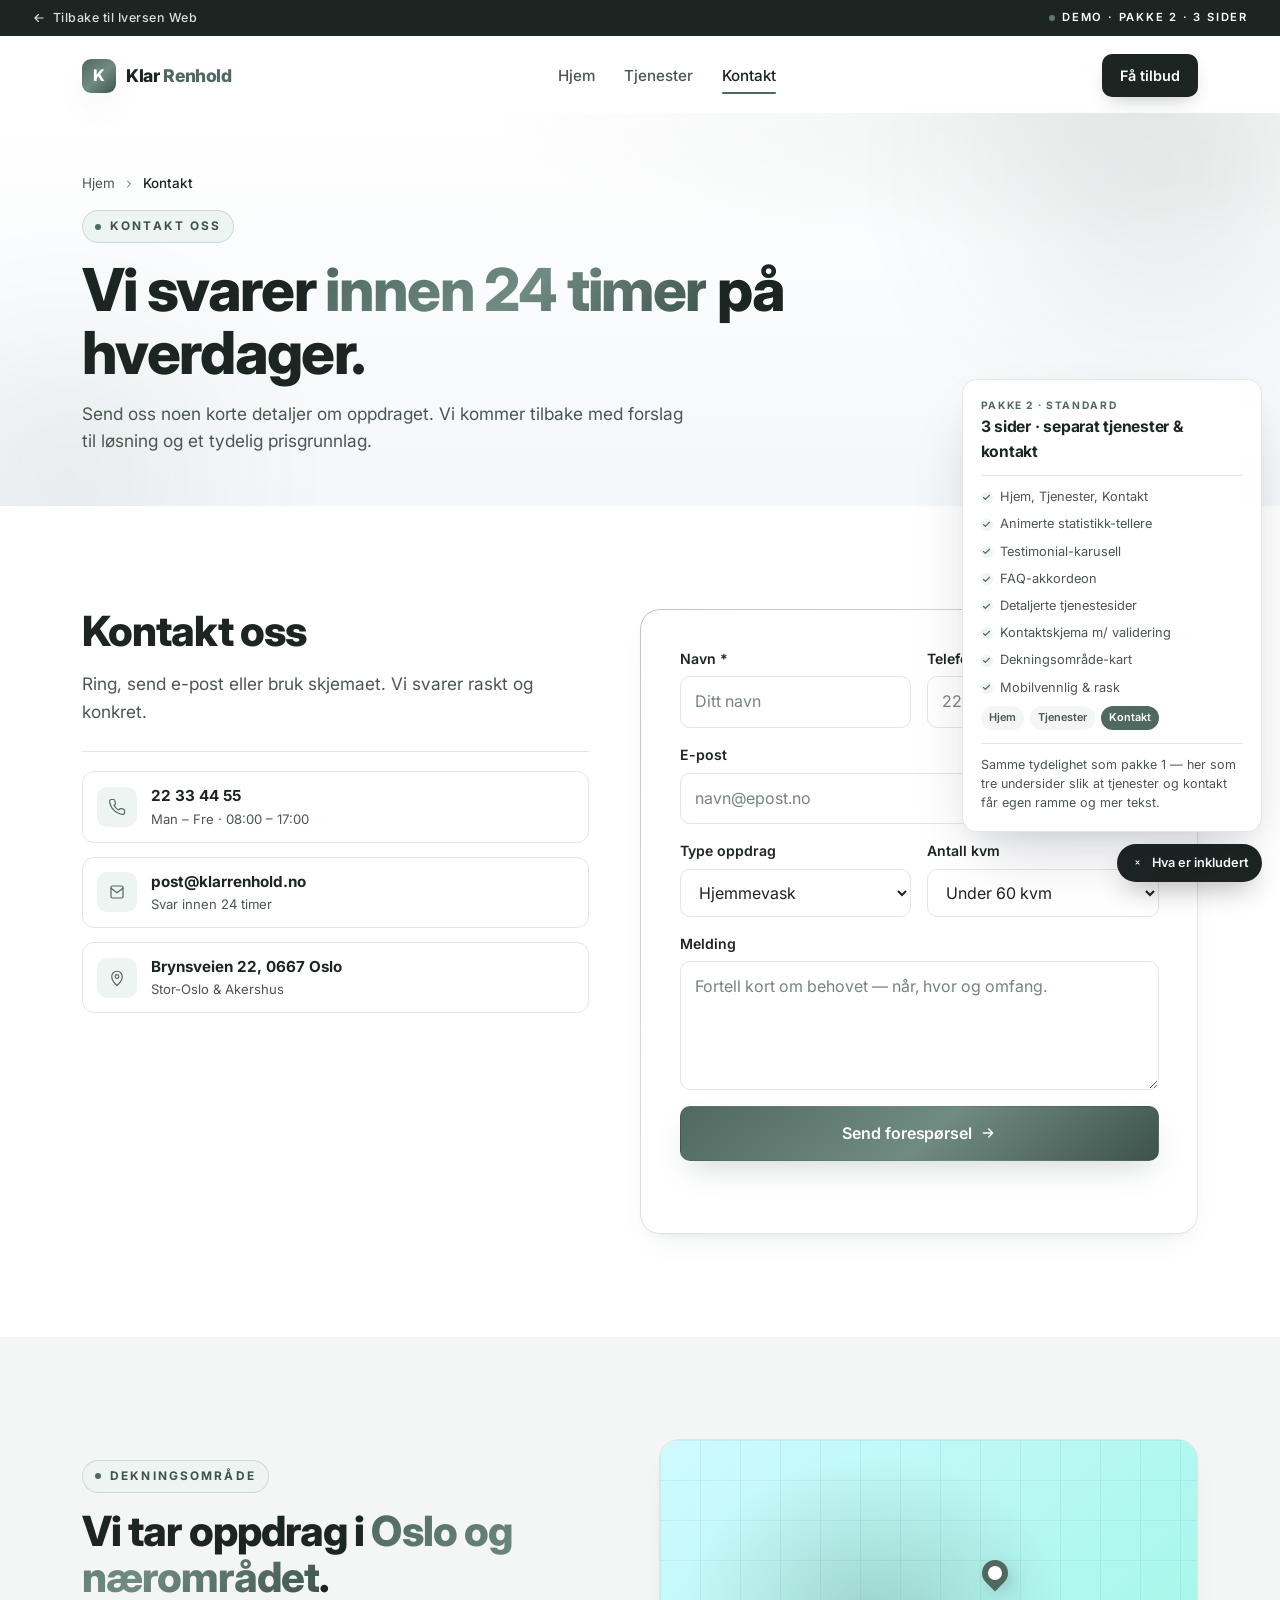
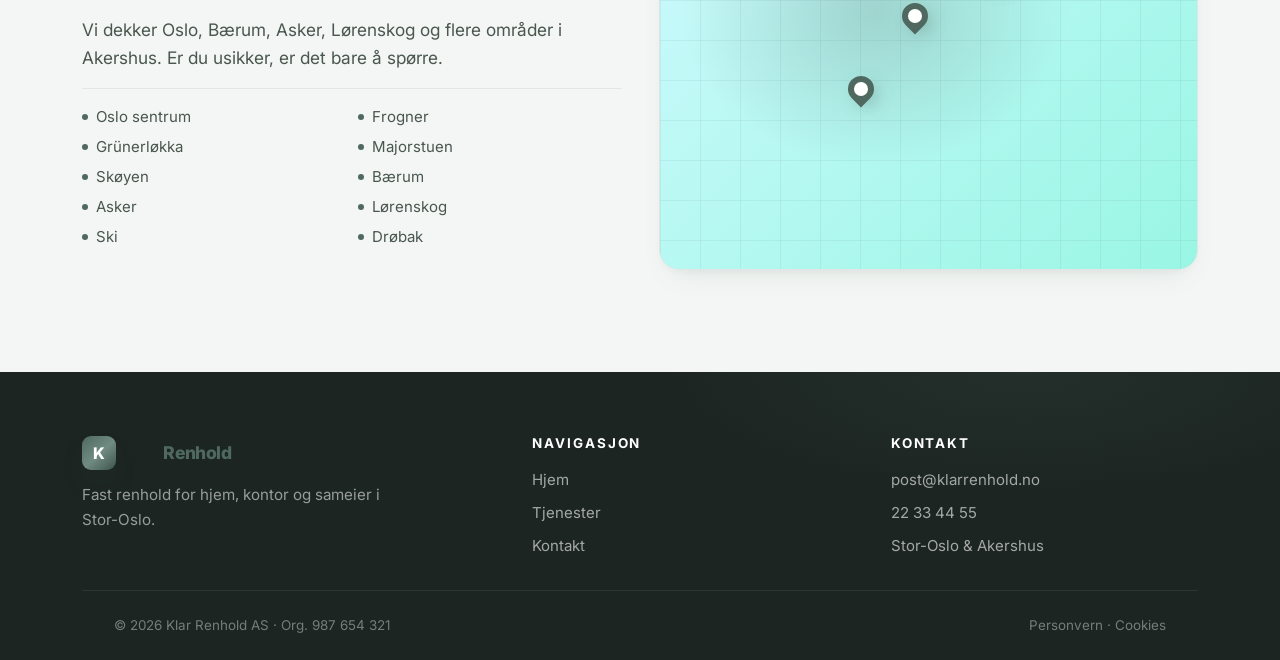
<file: demoer/pakke-2/kontakt.html>
<!DOCTYPE html>
<html lang="nb">
<head>
  <meta charset="UTF-8" />
  <meta name="viewport" content="width=device-width, initial-scale=1.0" />
  <meta name="theme-color" content="#1c2522" />
  <title>Kontakt – Klar Renhold</title>
  <meta name="description" content="Få et uforpliktende tilbud fra Klar Renhold. Vi svarer innen 24 timer." />

  <link rel="preconnect" href="https://fonts.googleapis.com" />
  <link rel="preconnect" href="https://fonts.gstatic.com" crossorigin />
  <link href="https://fonts.googleapis.com/css2?family=Inter:wght@300;400;500;600;700;800;900&display=swap" rel="stylesheet" />
  <link rel="stylesheet" href="styles.css" />
  <link rel="icon" href="data:image/svg+xml,<svg xmlns=%22http://www.w3.org/2000/svg%22 viewBox=%220 0 100 100%22><rect width=%22100%22 height=%22100%22 rx=%2222%22 fill=%22%231c2522%22/><text x=%2250%22 y=%2270%22 font-size=%2266%22 font-family=%22Inter,Arial%22 font-weight=%22800%22 text-anchor=%22middle%22 fill=%22white%22>K</text></svg>" />
</head>
<body>
  <div class="demo-ribbon">
    <a href="../../index.html#portfolio" class="demo-ribbon-back">
      <svg width="14" height="14" viewBox="0 0 24 24" fill="none"><path d="M19 12H5M11 18l-6-6 6-6" stroke="currentColor" stroke-width="2" stroke-linecap="round" stroke-linejoin="round"/></svg>
      Tilbake til Iversen Web
    </a>
    <span class="demo-ribbon-tag"><span class="demo-ribbon-dot"></span> Demo · Pakke 2 · 3 sider</span>
  </div>

  <a class="skip-link" href="#main">Hopp til innhold</a>

  <header class="header" id="header">
    <div class="wrap nav-wrap">
      <a href="index.html" class="brand">
        <span class="brand-mark">K</span>
        <span><span class="brand-text">Klar</span> <span class="brand-accent">Renhold</span></span>
      </a>
      <nav class="nav" aria-label="Hovedmeny">
        <a href="index.html">Hjem</a>
        <a href="tjenester.html">Tjenester</a>
        <a href="kontakt.html" class="is-active">Kontakt</a>
      </nav>
      <a href="#form" class="cta-btn">Få tilbud</a>
      <button class="nav-burger" id="navBurger" aria-label="Meny" aria-expanded="false">
        <span></span><span></span><span></span>
      </button>
    </div>
  </header>

  <main id="main">
    <!-- ====== PAGE HERO ====== -->
    <section class="page-hero">
      <div class="hero-bg" aria-hidden="true"></div>
      <div class="wrap">
        <div class="page-hero-inner reveal">
          <span class="breadcrumb">
            <a href="index.html">Hjem</a>
            <svg width="12" height="12" viewBox="0 0 24 24" fill="none"><path d="m9 6 6 6-6 6" stroke="currentColor" stroke-width="2" stroke-linecap="round"/></svg>
            <span class="breadcrumb-current">Kontakt</span>
          </span>
          <span class="eyebrow"><span class="eyebrow-dot"></span> Kontakt oss</span>
          <h1 class="display">Vi svarer <span class="text-gradient">innen 24 timer</span> på hverdager.</h1>
          <p class="lead">
            Send oss noen korte detaljer om oppdraget. Vi kommer tilbake med
            forslag til løsning og et tydelig prisgrunnlag.
          </p>
        </div>
      </div>
    </section>

    <!-- ====== CONTACT GRID ====== -->
    <section class="section" id="form">
      <div class="wrap contact-grid">
        <div class="contact-info reveal">
          <h2 class="h2">Kontakt oss</h2>
          <p class="lead">Ring, send e-post eller bruk skjemaet. Vi svarer raskt og konkret.</p>

          <ul class="contact-list">
            <li>
              <span class="ci-icon">
                <svg width="18" height="18" viewBox="0 0 24 24" fill="none"><path d="M22 16.92v3a2 2 0 0 1-2.18 2A19.86 19.86 0 0 1 2.12 4.18 2 2 0 0 1 4.11 2h3a2 2 0 0 1 2 1.72c.13.96.36 1.9.7 2.81a2 2 0 0 1-.45 2.11L8.09 9.91a16 16 0 0 0 6 6l1.27-1.27a2 2 0 0 1 2.11-.45c.91.34 1.85.57 2.81.7a2 2 0 0 1 1.72 2.03Z" stroke="currentColor" stroke-width="1.6" stroke-linecap="round" stroke-linejoin="round"/></svg>
              </span>
              <a href="tel:+4722334455">
                <strong>22 33 44 55</strong>
                <small>Man – Fre · 08:00 – 17:00</small>
              </a>
            </li>
            <li>
              <span class="ci-icon">
                <svg width="18" height="18" viewBox="0 0 24 24" fill="none"><path d="M4 6a2 2 0 0 1 2-2h12a2 2 0 0 1 2 2v12a2 2 0 0 1-2 2H6a2 2 0 0 1-2-2V6Z" stroke="currentColor" stroke-width="1.6"/><path d="m4 7 8 6 8-6" stroke="currentColor" stroke-width="1.6" stroke-linecap="round" stroke-linejoin="round"/></svg>
              </span>
              <a href="mailto:post@klarrenhold.no">
                <strong>post@klarrenhold.no</strong>
                <small>Svar innen 24 timer</small>
              </a>
            </li>
            <li>
              <span class="ci-icon">
                <svg width="18" height="18" viewBox="0 0 24 24" fill="none"><path d="M12 22s7-6.2 7-12a7 7 0 1 0-14 0c0 5.8 7 12 7 12Z" stroke="currentColor" stroke-width="1.6"/><circle cx="12" cy="10" r="2.5" stroke="currentColor" stroke-width="1.6"/></svg>
              </span>
              <span>
                <strong>Brynsveien 22, 0667 Oslo</strong>
                <small>Stor-Oslo &amp; Akershus</small>
              </span>
            </li>
          </ul>
        </div>

        <form class="contact-form reveal" id="contactForm" novalidate>
          <div class="form-grid-2">
            <div class="form-row">
              <label for="navn">Navn *</label>
              <input id="navn" name="navn" type="text" required placeholder="Ditt navn" />
            </div>
            <div class="form-row">
              <label for="tlf">Telefon *</label>
              <input id="tlf" name="tlf" type="tel" required placeholder="22 33 44 55" />
            </div>
          </div>

          <div class="form-row">
            <label for="epost">E-post</label>
            <input id="epost" name="epost" type="email" placeholder="navn@epost.no" />
          </div>

          <div class="form-grid-2">
            <div class="form-row">
              <label for="type">Type oppdrag</label>
              <select id="type" name="type">
                <option>Hjemmevask</option>
                <option>Kontorvask</option>
                <option>Flyttevask</option>
                <option>Vinduspuss</option>
                <option>Byggrenhold</option>
                <option>Annet</option>
              </select>
            </div>
            <div class="form-row">
              <label for="areal">Antall kvm</label>
              <select id="areal" name="areal">
                <option>Under 60 kvm</option>
                <option>60 – 100 kvm</option>
                <option>100 – 200 kvm</option>
                <option>Over 200 kvm</option>
              </select>
            </div>
          </div>

          <div class="form-row">
            <label for="melding">Melding</label>
            <textarea id="melding" name="melding" rows="4" placeholder="Fortell kort om behovet — når, hvor og omfang."></textarea>
          </div>

          <button type="submit" class="btn btn-brand btn-block btn-lg">
            Send forespørsel
            <svg width="16" height="16" viewBox="0 0 24 24" fill="none"><path d="M5 12h14M13 6l6 6-6 6" stroke="currentColor" stroke-width="2" stroke-linecap="round" stroke-linejoin="round"/></svg>
          </button>
          <p class="form-status" id="formStatus" role="status" aria-live="polite"></p>
        </form>
      </div>
    </section>

    <!-- ====== COVERAGE AREA ====== -->
    <section class="section coverage">
      <div class="wrap coverage-grid">
        <div class="coverage-text reveal">
          <span class="eyebrow"><span class="eyebrow-dot"></span> Dekningsområde</span>
          <h2 class="h2">Vi tar oppdrag i <span class="text-gradient">Oslo og nærområdet</span>.</h2>
          <p class="lead">Vi dekker Oslo, Bærum, Asker, Lørenskog og flere områder i Akershus. Er du usikker, er det bare å spørre.</p>
          <ul>
            <li>Oslo sentrum</li>
            <li>Frogner</li>
            <li>Grünerløkka</li>
            <li>Majorstuen</li>
            <li>Skøyen</li>
            <li>Bærum</li>
            <li>Asker</li>
            <li>Lørenskog</li>
            <li>Ski</li>
            <li>Drøbak</li>
          </ul>
        </div>

        <div class="map-card reveal" aria-hidden="true">
          <div class="map-grid-overlay"></div>
          <span class="map-pin map-pin-1"></span>
          <span class="map-pin map-pin-2"></span>
          <span class="map-pin map-pin-3"></span>
        </div>
      </div>
    </section>
  </main>

  <footer class="footer">
    <div class="wrap">
      <div class="footer-grid">
        <div>
          <a href="index.html" class="brand">
            <span class="brand-mark">K</span>
            <span><span class="brand-text">Klar</span> <span class="brand-accent">Renhold</span></span>
          </a>
          <p class="footer-tagline">Fast renhold for hjem, kontor og sameier i Stor-Oslo.</p>
        </div>
        <div class="footer-col">
          <h4>Navigasjon</h4>
          <ul>
            <li><a href="index.html">Hjem</a></li>
            <li><a href="tjenester.html">Tjenester</a></li>
            <li><a href="kontakt.html">Kontakt</a></li>
          </ul>
        </div>
        <div class="footer-col">
          <h4>Kontakt</h4>
          <ul>
            <li><a href="mailto:post@klarrenhold.no">post@klarrenhold.no</a></li>
            <li><a href="tel:+4722334455">22 33 44 55</a></li>
            <li>Stor-Oslo &amp; Akershus</li>
          </ul>
        </div>
      </div>

      <div class="wrap footer-bottom">
        <span>© <span id="year"></span> Klar Renhold AS · Org. 987 654 321</span>
        <span>Personvern · Cookies</span>
      </div>
    </div>
  </footer>

  <aside class="demo-notes" id="demoNotes" aria-label="Hva pakken inneholder">
    <button class="demo-notes-toggle" id="demoNotesToggle" aria-expanded="true">
      <svg width="14" height="14" viewBox="0 0 24 24" fill="none"><path d="M12 8v8M8 12h8" stroke="currentColor" stroke-width="2" stroke-linecap="round"/></svg>
      <span>Hva er inkludert</span>
    </button>
    <div class="demo-notes-panel">
      <header>
        <span class="demo-notes-tier">Pakke 2 · Standard</span>
        <strong>3 sider · separat tjenester &amp; kontakt</strong>
      </header>
      <ul>
        <li>Hjem, Tjenester, Kontakt</li>
        <li>Animerte statistikk-tellere</li>
        <li>Testimonial-karusell</li>
        <li>FAQ-akkordeon</li>
        <li>Detaljerte tjenestesider</li>
        <li>Kontaktskjema m/ validering</li>
        <li>Dekningsområde-kart</li>
        <li>Mobilvennlig &amp; rask</li>
      </ul>
      <div class="demo-notes-pages">
        <a href="index.html">Hjem</a>
        <a href="tjenester.html">Tjenester</a>
        <a href="kontakt.html" class="is-active">Kontakt</a>
      </div>
      <p class="demo-notes-foot">Samme tydelighet som pakke 1 — her som tre undersider slik at tjenester og kontakt får egen ramme og mer tekst.</p>
    </div>
  </aside>

  <script src="script.js" defer></script>
</body>
</html>
</file>
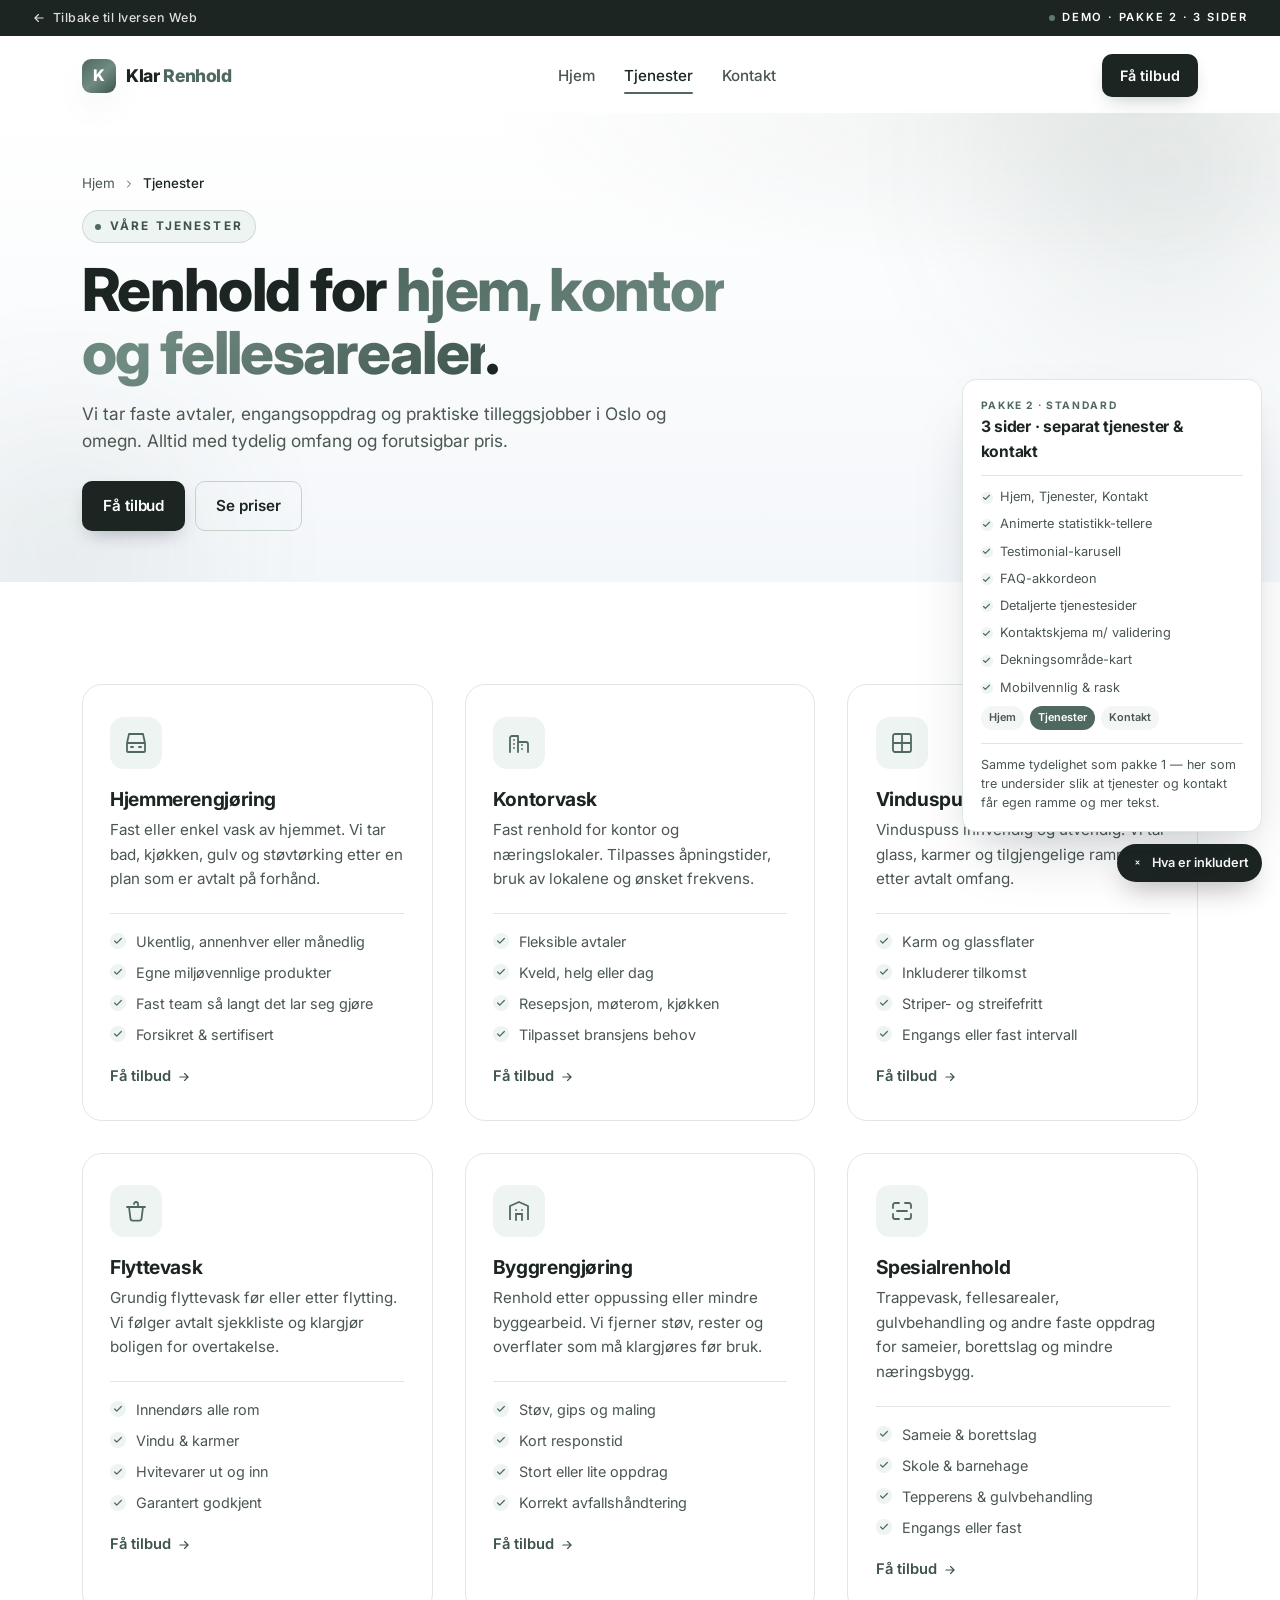
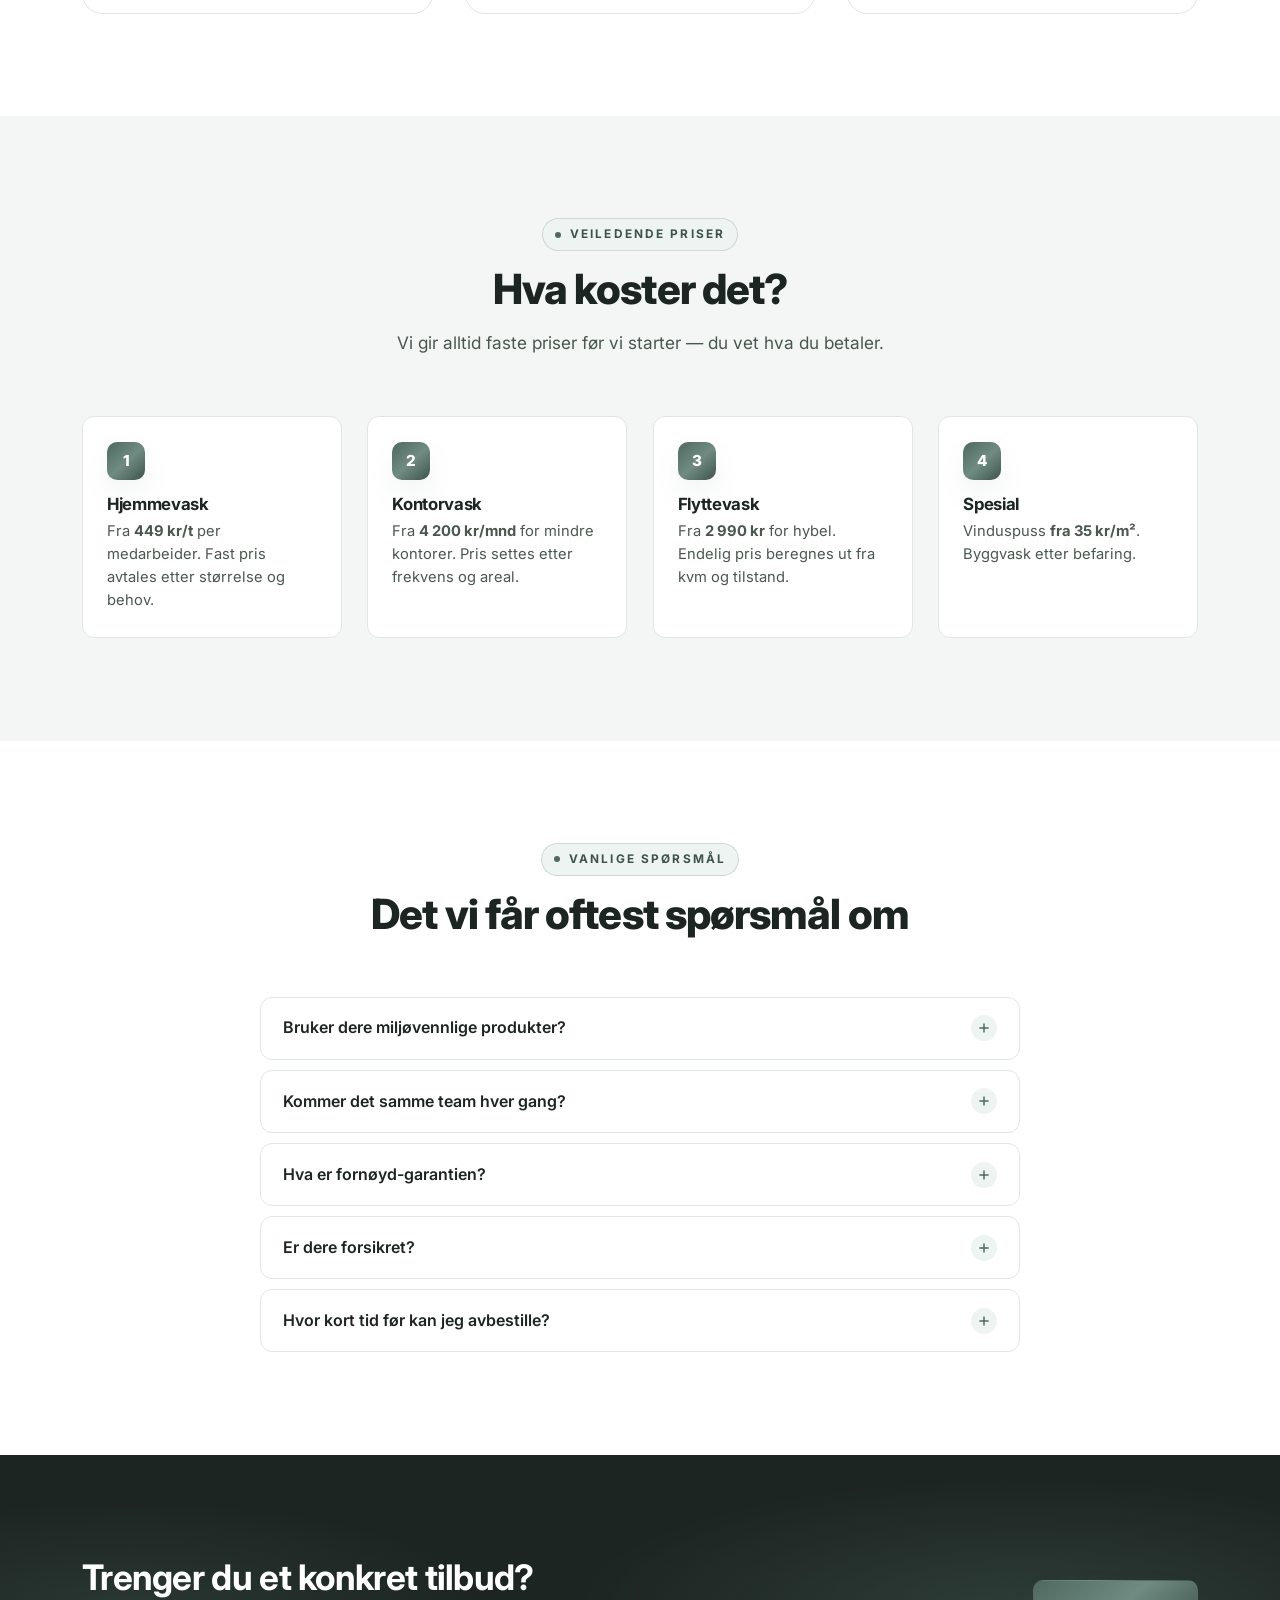
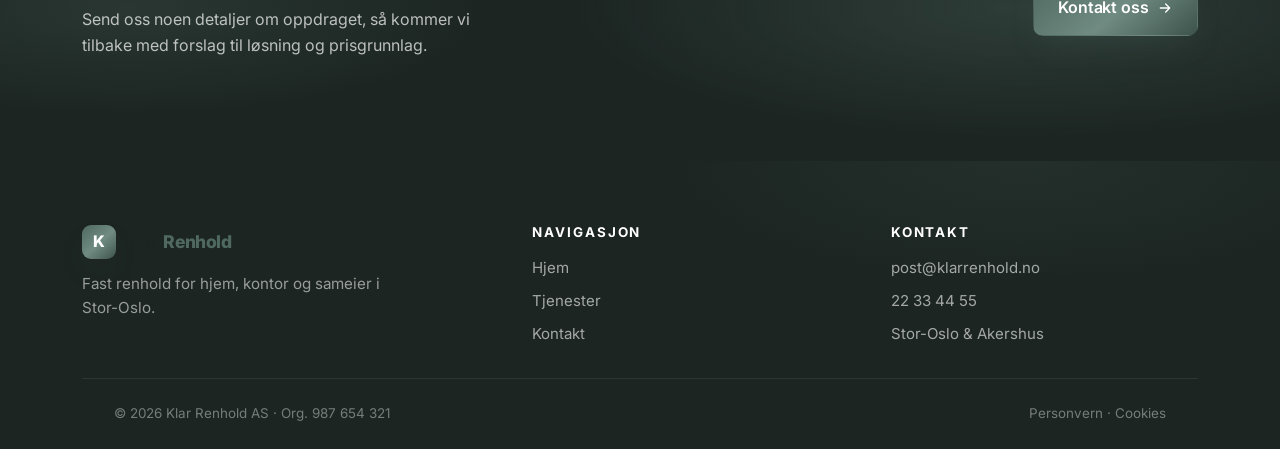
<file: demoer/pakke-2/tjenester.html>
<!DOCTYPE html>
<html lang="nb">
<head>
  <meta charset="UTF-8" />
  <meta name="viewport" content="width=device-width, initial-scale=1.0" />
  <meta name="theme-color" content="#1c2522" />
  <title>Tjenester – Klar Renhold</title>
  <meta name="description" content="Alle vanlige renholdstjenester for hjem og bedrift: faste avtaler, engangsoppdrag og spesialrenhold." />

  <link rel="preconnect" href="https://fonts.googleapis.com" />
  <link rel="preconnect" href="https://fonts.gstatic.com" crossorigin />
  <link href="https://fonts.googleapis.com/css2?family=Inter:wght@300;400;500;600;700;800;900&display=swap" rel="stylesheet" />
  <link rel="stylesheet" href="styles.css" />
  <link rel="icon" href="data:image/svg+xml,<svg xmlns=%22http://www.w3.org/2000/svg%22 viewBox=%220 0 100 100%22><rect width=%22100%22 height=%22100%22 rx=%2222%22 fill=%22%231c2522%22/><text x=%2250%22 y=%2270%22 font-size=%2266%22 font-family=%22Inter,Arial%22 font-weight=%22800%22 text-anchor=%22middle%22 fill=%22white%22>K</text></svg>" />
</head>
<body>
  <div class="demo-ribbon">
    <a href="../../index.html#portfolio" class="demo-ribbon-back">
      <svg width="14" height="14" viewBox="0 0 24 24" fill="none"><path d="M19 12H5M11 18l-6-6 6-6" stroke="currentColor" stroke-width="2" stroke-linecap="round" stroke-linejoin="round"/></svg>
      Tilbake til Iversen Web
    </a>
    <span class="demo-ribbon-tag"><span class="demo-ribbon-dot"></span> Demo · Pakke 2 · 3 sider</span>
  </div>

  <a class="skip-link" href="#main">Hopp til innhold</a>

  <header class="header" id="header">
    <div class="wrap nav-wrap">
      <a href="index.html" class="brand">
        <span class="brand-mark">K</span>
        <span><span class="brand-text">Klar</span> <span class="brand-accent">Renhold</span></span>
      </a>
      <nav class="nav" aria-label="Hovedmeny">
        <a href="index.html">Hjem</a>
        <a href="tjenester.html" class="is-active">Tjenester</a>
        <a href="kontakt.html">Kontakt</a>
      </nav>
      <a href="kontakt.html" class="cta-btn">Få tilbud</a>
      <button class="nav-burger" id="navBurger" aria-label="Meny" aria-expanded="false">
        <span></span><span></span><span></span>
      </button>
    </div>
  </header>

  <main id="main">
    <!-- ====== PAGE HERO ====== -->
    <section class="page-hero">
      <div class="hero-bg" aria-hidden="true"></div>
      <div class="wrap">
        <div class="page-hero-inner reveal">
          <span class="breadcrumb">
            <a href="index.html">Hjem</a>
            <svg width="12" height="12" viewBox="0 0 24 24" fill="none"><path d="m9 6 6 6-6 6" stroke="currentColor" stroke-width="2" stroke-linecap="round"/></svg>
            <span class="breadcrumb-current">Tjenester</span>
          </span>
          <span class="eyebrow"><span class="eyebrow-dot"></span> Våre tjenester</span>
          <h1 class="display">Renhold for <span class="text-gradient">hjem, kontor og fellesarealer</span>.</h1>
          <p class="lead">
            Vi tar faste avtaler, engangsoppdrag og praktiske tilleggsjobber i
            Oslo og omegn. Alltid med tydelig omfang og forutsigbar pris.
          </p>
          <div class="hero-actions">
            <a href="kontakt.html" class="btn btn-primary">Få tilbud</a>
            <a href="#priser" class="btn btn-ghost">Se priser</a>
          </div>
        </div>
      </div>
    </section>

    <!-- ====== ALLE TJENESTER ====== -->
    <section class="section services">
      <div class="wrap">
        <div class="svc-grid">
          <article class="svc-card reveal">
            <div class="svc-icon">
              <svg width="24" height="24" viewBox="0 0 24 24" fill="none"><path d="M3 12l2-9h14l2 9M3 12v8a1 1 0 0 0 1 1h16a1 1 0 0 0 1-1v-8M3 12h18M7 16h2M15 16h2" stroke="currentColor" stroke-width="1.8" stroke-linecap="round" stroke-linejoin="round"/></svg>
            </div>
            <h3>Hjemmerengjøring</h3>
            <p>Fast eller enkel vask av hjemmet. Vi tar bad, kjøkken, gulv og støvtørking etter en plan som er avtalt på forhånd.</p>
            <ul>
              <li>Ukentlig, annenhver eller månedlig</li>
              <li>Egne miljøvennlige produkter</li>
              <li>Fast team så langt det lar seg gjøre</li>
              <li>Forsikret &amp; sertifisert</li>
            </ul>
            <a href="kontakt.html" class="svc-arrow">Få tilbud <svg width="14" height="14" viewBox="0 0 24 24" fill="none"><path d="M5 12h14M13 6l6 6-6 6" stroke="currentColor" stroke-width="2" stroke-linecap="round"/></svg></a>
          </article>

          <article class="svc-card reveal">
            <div class="svc-icon">
              <svg width="24" height="24" viewBox="0 0 24 24" fill="none"><path d="M3 21V7a2 2 0 0 1 2-2h6v16M11 21V11h8a2 2 0 0 1 2 2v8M7 9h.01M7 13h.01M7 17h.01M15 14h.01M15 18h.01" stroke="currentColor" stroke-width="1.8" stroke-linecap="round" stroke-linejoin="round"/></svg>
            </div>
            <h3>Kontorvask</h3>
            <p>Fast renhold for kontor og næringslokaler. Tilpasses åpningstider, bruk av lokalene og ønsket frekvens.</p>
            <ul>
              <li>Fleksible avtaler</li>
              <li>Kveld, helg eller dag</li>
              <li>Resepsjon, møterom, kjøkken</li>
              <li>Tilpasset bransjens behov</li>
            </ul>
            <a href="kontakt.html" class="svc-arrow">Få tilbud <svg width="14" height="14" viewBox="0 0 24 24" fill="none"><path d="M5 12h14M13 6l6 6-6 6" stroke="currentColor" stroke-width="2" stroke-linecap="round"/></svg></a>
          </article>

          <article class="svc-card reveal">
            <div class="svc-icon">
              <svg width="24" height="24" viewBox="0 0 24 24" fill="none"><rect x="3" y="3" width="18" height="18" rx="2" stroke="currentColor" stroke-width="1.8"/><path d="M3 12h18M12 3v18" stroke="currentColor" stroke-width="1.8"/></svg>
            </div>
            <h3>Vinduspuss</h3>
            <p>Vinduspuss innvendig og utvendig. Vi tar glass, karmer og tilgjengelige rammer etter avtalt omfang.</p>
            <ul>
              <li>Karm og glassflater</li>
              <li>Inkluderer tilkomst</li>
              <li>Striper- og streifefritt</li>
              <li>Engangs eller fast intervall</li>
            </ul>
            <a href="kontakt.html" class="svc-arrow">Få tilbud <svg width="14" height="14" viewBox="0 0 24 24" fill="none"><path d="M5 12h14M13 6l6 6-6 6" stroke="currentColor" stroke-width="2" stroke-linecap="round"/></svg></a>
          </article>

          <article class="svc-card reveal">
            <div class="svc-icon">
              <svg width="24" height="24" viewBox="0 0 24 24" fill="none"><path d="M5 8h14l-1.5 12a2 2 0 0 1-2 1.7H8.5a2 2 0 0 1-2-1.7L5 8Z" stroke="currentColor" stroke-width="1.8" stroke-linejoin="round"/><path d="M10 5a2 2 0 0 1 4 0v3M3 8h18" stroke="currentColor" stroke-width="1.8" stroke-linecap="round"/></svg>
            </div>
            <h3>Flyttevask</h3>
            <p>Grundig flyttevask før eller etter flytting. Vi følger avtalt sjekkliste og klargjør boligen for overtakelse.</p>
            <ul>
              <li>Innendørs alle rom</li>
              <li>Vindu &amp; karmer</li>
              <li>Hvitevarer ut og inn</li>
              <li>Garantert godkjent</li>
            </ul>
            <a href="kontakt.html" class="svc-arrow">Få tilbud <svg width="14" height="14" viewBox="0 0 24 24" fill="none"><path d="M5 12h14M13 6l6 6-6 6" stroke="currentColor" stroke-width="2" stroke-linecap="round"/></svg></a>
          </article>

          <article class="svc-card reveal">
            <div class="svc-icon">
              <svg width="24" height="24" viewBox="0 0 24 24" fill="none"><path d="M3 21V7l9-4 9 4v14" stroke="currentColor" stroke-width="1.8" stroke-linejoin="round"/><path d="M9 21v-6h6v6M9 11h.01M15 11h.01" stroke="currentColor" stroke-width="1.8" stroke-linecap="round"/></svg>
            </div>
            <h3>Byggrengjøring</h3>
            <p>Renhold etter oppussing eller mindre byggearbeid. Vi fjerner støv, rester og overflater som må klargjøres før bruk.</p>
            <ul>
              <li>Støv, gips og maling</li>
              <li>Kort responstid</li>
              <li>Stort eller lite oppdrag</li>
              <li>Korrekt avfallshåndtering</li>
            </ul>
            <a href="kontakt.html" class="svc-arrow">Få tilbud <svg width="14" height="14" viewBox="0 0 24 24" fill="none"><path d="M5 12h14M13 6l6 6-6 6" stroke="currentColor" stroke-width="2" stroke-linecap="round"/></svg></a>
          </article>

          <article class="svc-card reveal">
            <div class="svc-icon">
              <svg width="24" height="24" viewBox="0 0 24 24" fill="none"><path d="M3 9V6a2 2 0 0 1 2-2h4M21 9V6a2 2 0 0 0-2-2h-4M3 15v3a2 2 0 0 0 2 2h4M21 15v3a2 2 0 0 1-2 2h-4M7 12h10" stroke="currentColor" stroke-width="1.8" stroke-linecap="round" stroke-linejoin="round"/></svg>
            </div>
            <h3>Spesialrenhold</h3>
            <p>Trappevask, fellesarealer, gulvbehandling og andre faste oppdrag for sameier, borettslag og mindre næringsbygg.</p>
            <ul>
              <li>Sameie &amp; borettslag</li>
              <li>Skole &amp; barnehage</li>
              <li>Tepperens &amp; gulvbehandling</li>
              <li>Engangs eller fast</li>
            </ul>
            <a href="kontakt.html" class="svc-arrow">Få tilbud <svg width="14" height="14" viewBox="0 0 24 24" fill="none"><path d="M5 12h14M13 6l6 6-6 6" stroke="currentColor" stroke-width="2" stroke-linecap="round"/></svg></a>
          </article>
        </div>
      </div>
    </section>

    <!-- ====== PRICING (process style) ====== -->
    <section class="section process" id="priser">
      <div class="wrap">
        <header class="section-head reveal">
          <span class="eyebrow"><span class="eyebrow-dot"></span> Veiledende priser</span>
          <h2 class="h2">Hva koster det?</h2>
          <p class="lead">Vi gir alltid faste priser før vi starter — du vet hva du betaler.</p>
        </header>

        <div class="process-grid">
          <div class="process-step reveal">
            <span class="process-num">1</span>
            <h3>Hjemmevask</h3>
            <p>Fra <strong>449 kr/t</strong> per medarbeider. Fast pris avtales etter størrelse og behov.</p>
          </div>
          <div class="process-step reveal">
            <span class="process-num">2</span>
            <h3>Kontorvask</h3>
            <p>Fra <strong>4 200 kr/mnd</strong> for mindre kontorer. Pris settes etter frekvens og areal.</p>
          </div>
          <div class="process-step reveal">
            <span class="process-num">3</span>
            <h3>Flyttevask</h3>
            <p>Fra <strong>2 990 kr</strong> for hybel. Endelig pris beregnes ut fra kvm og tilstand.</p>
          </div>
          <div class="process-step reveal">
            <span class="process-num">4</span>
            <h3>Spesial</h3>
            <p>Vinduspuss <strong>fra 35 kr/m²</strong>. Byggvask etter befaring.</p>
          </div>
        </div>
      </div>
    </section>

    <!-- ====== FAQ ====== -->
    <section class="section">
      <div class="wrap">
        <header class="section-head reveal">
          <span class="eyebrow"><span class="eyebrow-dot"></span> Vanlige spørsmål</span>
          <h2 class="h2">Det vi får oftest spørsmål om</h2>
        </header>

        <div class="faq-list reveal">
          <details class="faq-item">
            <summary>
              Bruker dere miljøvennlige produkter?
              <span class="faq-icon">
                <svg width="14" height="14" viewBox="0 0 24 24" fill="none"><path d="M12 5v14M5 12h14" stroke="currentColor" stroke-width="2.5" stroke-linecap="round"/></svg>
              </span>
            </summary>
            <div class="faq-body">
              Ja. Vi bruker svanemerkede og økolablede produkter som standard.
              Allergivennlige alternativer er alltid tilgjengelige hvis du har preferanser.
            </div>
          </details>

          <details class="faq-item">
            <summary>
              Kommer det samme team hver gang?
              <span class="faq-icon">
                <svg width="14" height="14" viewBox="0 0 24 24" fill="none"><path d="M12 5v14M5 12h14" stroke="currentColor" stroke-width="2.5" stroke-linecap="round"/></svg>
              </span>
            </summary>
            <div class="faq-body">
              På faste avtaler kommer samme team hver gang — vi mener det er
              viktig både for kvalitet, trygghet og for at vi skal kjenne
              rutinene hos deg.
            </div>
          </details>

          <details class="faq-item">
            <summary>
              Hva er fornøyd-garantien?
              <span class="faq-icon">
                <svg width="14" height="14" viewBox="0 0 24 24" fill="none"><path d="M12 5v14M5 12h14" stroke="currentColor" stroke-width="2.5" stroke-linecap="round"/></svg>
              </span>
            </summary>
            <div class="faq-body">
              Hvis du ikke er fornøyd, melder du fra innen 24 timer. Vi kommer
              tilbake og retter opp uten ekstra kostnad.
            </div>
          </details>

          <details class="faq-item">
            <summary>
              Er dere forsikret?
              <span class="faq-icon">
                <svg width="14" height="14" viewBox="0 0 24 24" fill="none"><path d="M12 5v14M5 12h14" stroke="currentColor" stroke-width="2.5" stroke-linecap="round"/></svg>
              </span>
            </summary>
            <div class="faq-body">
              Alle ansatte er forsikret, og vi har bedriftsforsikring
              som dekker eventuelle skader i forbindelse med arbeidet vårt.
            </div>
          </details>

          <details class="faq-item">
            <summary>
              Hvor kort tid før kan jeg avbestille?
              <span class="faq-icon">
                <svg width="14" height="14" viewBox="0 0 24 24" fill="none"><path d="M12 5v14M5 12h14" stroke="currentColor" stroke-width="2.5" stroke-linecap="round"/></svg>
              </span>
            </summary>
            <div class="faq-body">
              Avbestilling 24 timer før avtalt vask er gratis. Etter det fakturerer
              vi 50 % av oppdraget for å dekke planlagt arbeidstid.
            </div>
          </details>
        </div>
      </div>
    </section>

    <!-- ====== CTA BANNER ====== -->
    <section class="section cta-banner">
      <div class="wrap cta-inner">
        <div>
          <h2>Trenger du et konkret tilbud?</h2>
          <p>Send oss noen detaljer om oppdraget, så kommer vi tilbake med forslag til løsning og prisgrunnlag.</p>
        </div>
        <a href="kontakt.html" class="btn btn-brand btn-lg">
          Kontakt oss
          <svg width="16" height="16" viewBox="0 0 24 24" fill="none"><path d="M5 12h14M13 6l6 6-6 6" stroke="currentColor" stroke-width="2" stroke-linecap="round" stroke-linejoin="round"/></svg>
        </a>
      </div>
    </section>
  </main>

  <footer class="footer">
    <div class="wrap">
      <div class="footer-grid">
        <div>
          <a href="index.html" class="brand">
            <span class="brand-mark">K</span>
            <span><span class="brand-text">Klar</span> <span class="brand-accent">Renhold</span></span>
          </a>
          <p class="footer-tagline">Fast renhold for hjem, kontor og sameier i Stor-Oslo.</p>
        </div>
        <div class="footer-col">
          <h4>Navigasjon</h4>
          <ul>
            <li><a href="index.html">Hjem</a></li>
            <li><a href="tjenester.html">Tjenester</a></li>
            <li><a href="kontakt.html">Kontakt</a></li>
          </ul>
        </div>
        <div class="footer-col">
          <h4>Kontakt</h4>
          <ul>
            <li><a href="mailto:post@klarrenhold.no">post@klarrenhold.no</a></li>
            <li><a href="tel:+4722334455">22 33 44 55</a></li>
            <li>Stor-Oslo &amp; Akershus</li>
          </ul>
        </div>
      </div>

      <div class="wrap footer-bottom">
        <span>© <span id="year"></span> Klar Renhold AS · Org. 987 654 321</span>
        <span>Personvern · Cookies</span>
      </div>
    </div>
  </footer>

  <aside class="demo-notes" id="demoNotes" aria-label="Hva pakken inneholder">
    <button class="demo-notes-toggle" id="demoNotesToggle" aria-expanded="true">
      <svg width="14" height="14" viewBox="0 0 24 24" fill="none"><path d="M12 8v8M8 12h8" stroke="currentColor" stroke-width="2" stroke-linecap="round"/></svg>
      <span>Hva er inkludert</span>
    </button>
    <div class="demo-notes-panel">
      <header>
        <span class="demo-notes-tier">Pakke 2 · Standard</span>
        <strong>3 sider · separat tjenester &amp; kontakt</strong>
      </header>
      <ul>
        <li>Hjem, Tjenester, Kontakt</li>
        <li>Animerte statistikk-tellere</li>
        <li>Testimonial-karusell</li>
        <li>FAQ-akkordeon</li>
        <li>Detaljerte tjenestesider</li>
        <li>Kontaktskjema m/ validering</li>
        <li>Dekningsområde-kart</li>
        <li>Mobilvennlig &amp; rask</li>
      </ul>
      <div class="demo-notes-pages">
        <a href="index.html">Hjem</a>
        <a href="tjenester.html" class="is-active">Tjenester</a>
        <a href="kontakt.html">Kontakt</a>
      </div>
      <p class="demo-notes-foot">Samme tydelighet som pakke 1 — her som tre undersider slik at tjenester og kontakt får egen ramme og mer tekst.</p>
    </div>
  </aside>

  <script src="script.js" defer></script>
</body>
</html>
</file>
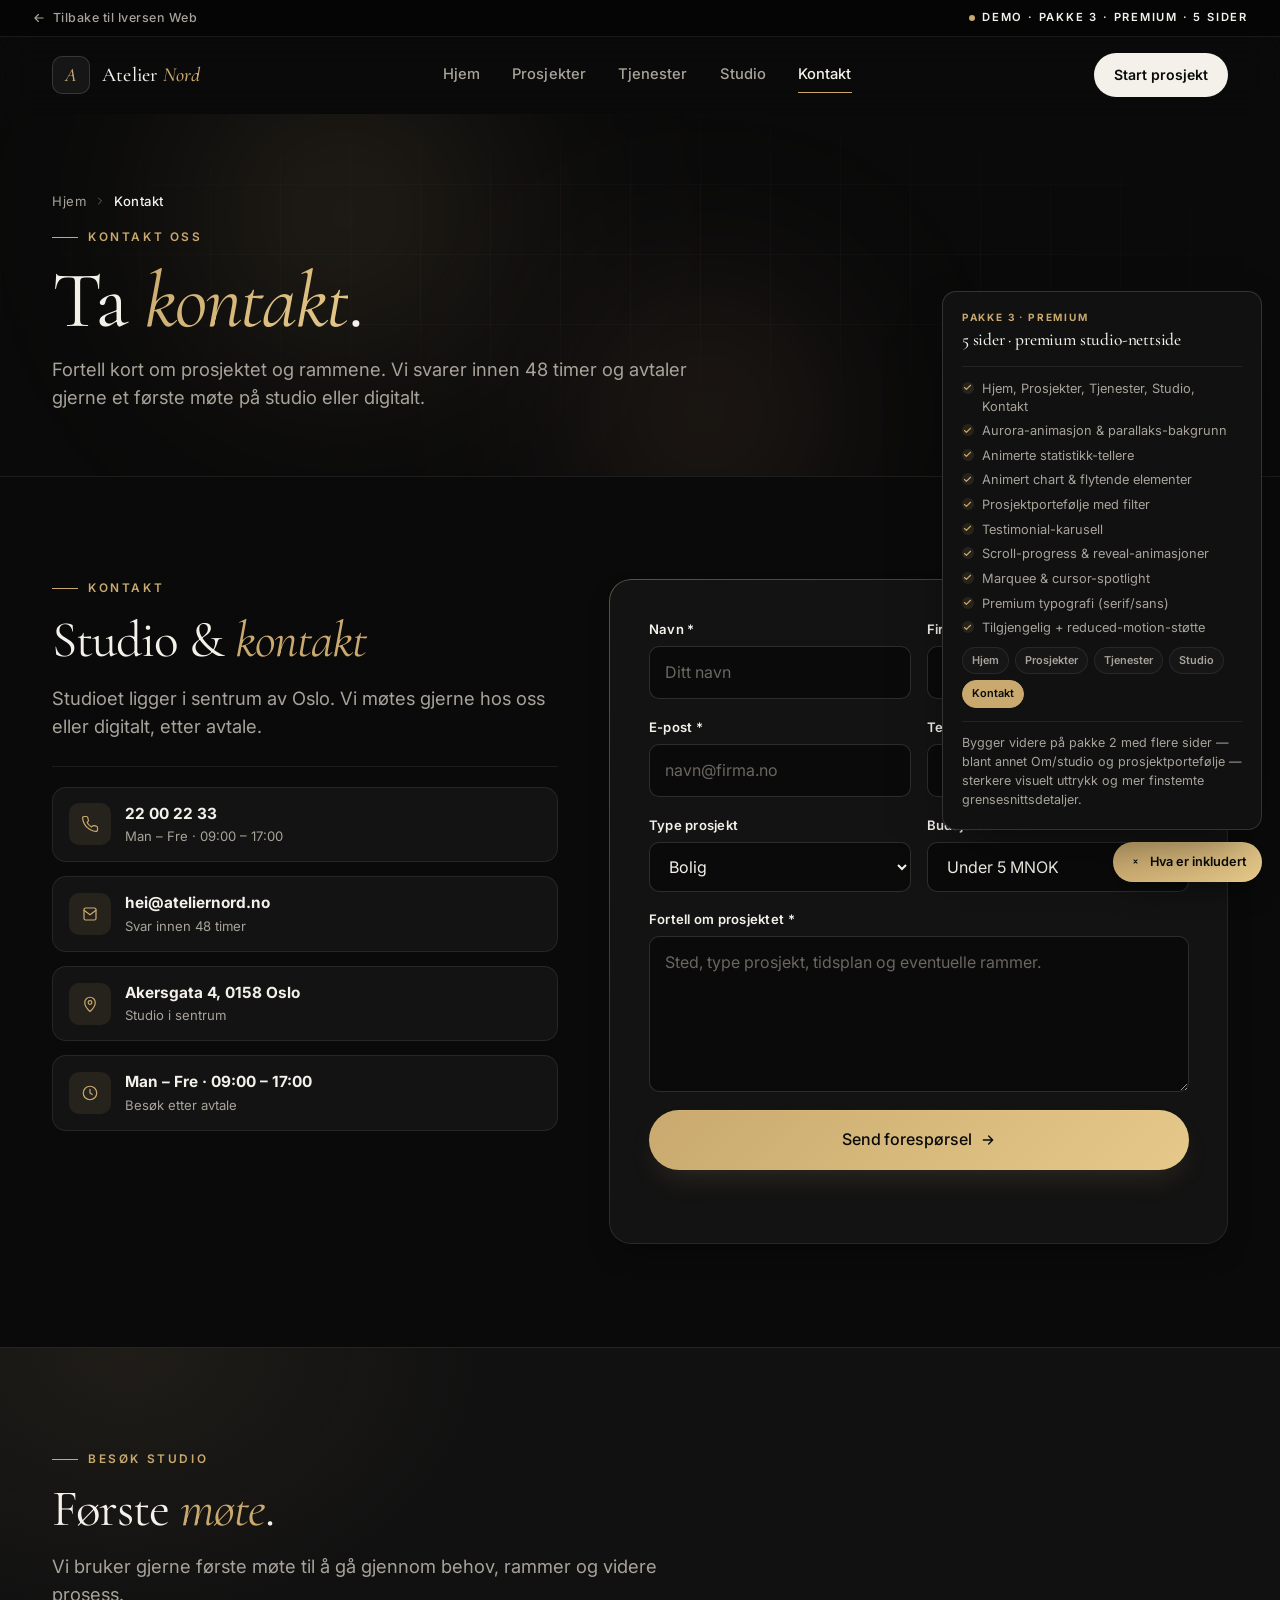
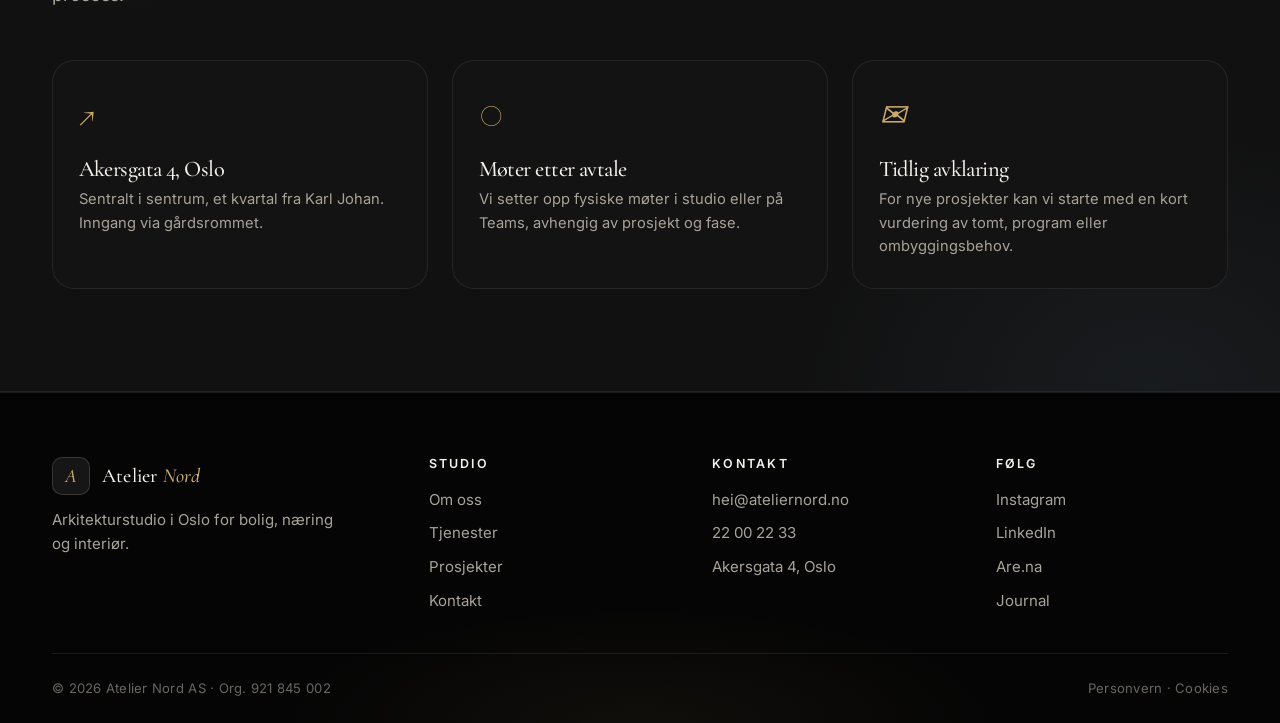
<file: demoer/pakke-3/kontakt.html>
<!DOCTYPE html>
<html lang="nb">
<head>
  <meta charset="UTF-8" />
  <meta name="viewport" content="width=device-width, initial-scale=1.0" />
  <meta name="theme-color" content="#0a0a0a" />
  <title>Kontakt – Atelier Nord</title>
  <meta name="description" content="Ta kontakt med Atelier Nord. Vi svarer innen 48 timer." />

  <link rel="preconnect" href="https://fonts.googleapis.com" />
  <link rel="preconnect" href="https://fonts.gstatic.com" crossorigin />
  <link href="https://fonts.googleapis.com/css2?family=Inter:wght@300;400;500;600;700;800;900&display=swap" rel="stylesheet" />
  <link rel="stylesheet" href="styles.css" />
  <link rel="icon" href="data:image/svg+xml,<svg xmlns=%22http://www.w3.org/2000/svg%22 viewBox=%220 0 100 100%22><rect width=%22100%22 height=%22100%22 rx=%2222%22 fill=%22%230a0a0a%22/><text x=%2250%22 y=%2270%22 font-size=%2266%22 font-family=%22Georgia,serif%22 font-style=%22italic%22 text-anchor=%22middle%22 fill=%22%23c9a96e%22>A</text></svg>" />
</head>
<body>
  <div class="scroll-progress"><div class="scroll-progress-bar" id="scrollProgress"></div></div>

  <div class="demo-ribbon">
    <a href="../../index.html#portfolio" class="demo-ribbon-back">
      <svg width="14" height="14" viewBox="0 0 24 24" fill="none"><path d="M19 12H5M11 18l-6-6 6-6" stroke="currentColor" stroke-width="2" stroke-linecap="round" stroke-linejoin="round"/></svg>
      Tilbake til Iversen Web
    </a>
    <span class="demo-ribbon-tag"><span class="demo-ribbon-dot"></span> Demo · Pakke 3 · Premium · 5 sider</span>
  </div>

  <a class="skip-link" href="#main">Hopp til innhold</a>

  <header class="header" id="header">
    <div class="wrap nav-wrap">
      <a href="index.html" class="brand">
        <span class="brand-mark">A</span>
        <span class="brand-name">Atelier <em>Nord</em></span>
      </a>
      <nav class="nav" aria-label="Hovedmeny">
        <a href="index.html">Hjem</a>
        <a href="prosjekter.html">Prosjekter</a>
        <a href="tjenester.html">Tjenester</a>
        <a href="om.html">Studio</a>
        <a href="kontakt.html" class="is-active">Kontakt</a>
      </nav>
      <a href="#form" class="cta-btn">Start prosjekt</a>
      <button class="nav-burger" id="navBurger" aria-label="Meny" aria-expanded="false">
        <span></span><span></span><span></span>
      </button>
    </div>
  </header>

  <main id="main">
    <!-- ====== PAGE HERO ====== -->
    <section class="page-hero">
      <div class="aurora" aria-hidden="true">
        <div class="aurora-blob aurora-blob-1"></div>
        <div class="aurora-blob aurora-blob-3"></div>
      </div>
      <div class="hero-grid-bg" aria-hidden="true"></div>

      <div class="wrap">
        <div class="page-hero-inner reveal">
          <span class="breadcrumb">
            <a href="index.html">Hjem</a>
            <svg width="12" height="12" viewBox="0 0 24 24" fill="none"><path d="m9 6 6 6-6 6" stroke="currentColor" stroke-width="2" stroke-linecap="round"/></svg>
            <span class="breadcrumb-current">Kontakt</span>
          </span>
          <span class="eyebrow"><span class="eyebrow-line"></span> Kontakt oss</span>
          <h1 class="display">Ta <em>kontakt</em>.</h1>
          <p class="lead">
            Fortell kort om prosjektet og rammene. Vi svarer innen 48 timer og
            avtaler gjerne et første møte på studio eller digitalt.
          </p>
        </div>
      </div>
    </section>

    <!-- ====== CONTACT GRID ====== -->
    <section class="section" id="form">
      <div class="wrap contact-grid">
        <div class="contact-info reveal">
          <span class="eyebrow"><span class="eyebrow-line"></span> Kontakt</span>
          <h2 class="h2">Studio &amp; <em>kontakt</em></h2>
          <p class="lead">Studioet ligger i sentrum av Oslo. Vi møtes gjerne hos oss eller digitalt, etter avtale.</p>

          <ul class="contact-list">
            <li>
              <span class="ci-icon">
                <svg width="18" height="18" viewBox="0 0 24 24" fill="none"><path d="M22 16.92v3a2 2 0 0 1-2.18 2A19.86 19.86 0 0 1 2.12 4.18 2 2 0 0 1 4.11 2h3a2 2 0 0 1 2 1.72c.13.96.36 1.9.7 2.81a2 2 0 0 1-.45 2.11L8.09 9.91a16 16 0 0 0 6 6l1.27-1.27a2 2 0 0 1 2.11-.45c.91.34 1.85.57 2.81.7a2 2 0 0 1 1.72 2.03Z" stroke="currentColor" stroke-width="1.6" stroke-linecap="round" stroke-linejoin="round"/></svg>
              </span>
              <a href="tel:+4722002233">
                <strong>22 00 22 33</strong>
                <small>Man – Fre · 09:00 – 17:00</small>
              </a>
            </li>
            <li>
              <span class="ci-icon">
                <svg width="18" height="18" viewBox="0 0 24 24" fill="none"><path d="M4 6a2 2 0 0 1 2-2h12a2 2 0 0 1 2 2v12a2 2 0 0 1-2 2H6a2 2 0 0 1-2-2V6Z" stroke="currentColor" stroke-width="1.6"/><path d="m4 7 8 6 8-6" stroke="currentColor" stroke-width="1.6" stroke-linecap="round" stroke-linejoin="round"/></svg>
              </span>
              <a href="mailto:hei@ateliernord.no">
                <strong>hei@ateliernord.no</strong>
                <small>Svar innen 48 timer</small>
              </a>
            </li>
            <li>
              <span class="ci-icon">
                <svg width="18" height="18" viewBox="0 0 24 24" fill="none"><path d="M12 22s7-6.2 7-12a7 7 0 1 0-14 0c0 5.8 7 12 7 12Z" stroke="currentColor" stroke-width="1.6"/><circle cx="12" cy="10" r="2.5" stroke="currentColor" stroke-width="1.6"/></svg>
              </span>
              <span>
                <strong>Akersgata 4, 0158 Oslo</strong>
                <small>Studio i sentrum</small>
              </span>
            </li>
            <li>
              <span class="ci-icon">
                <svg width="18" height="18" viewBox="0 0 24 24" fill="none"><circle cx="12" cy="12" r="9" stroke="currentColor" stroke-width="1.6"/><path d="M12 7v5l3 2" stroke="currentColor" stroke-width="1.6" stroke-linecap="round"/></svg>
              </span>
              <span>
                <strong>Man – Fre · 09:00 – 17:00</strong>
                <small>Besøk etter avtale</small>
              </span>
            </li>
          </ul>
        </div>

        <form class="contact-form reveal" id="contactForm" novalidate>
          <div class="form-grid-2">
            <div class="form-row">
              <label for="navn">Navn *</label>
              <input id="navn" name="navn" type="text" required placeholder="Ditt navn" />
            </div>
            <div class="form-row">
              <label for="firma">Firma</label>
              <input id="firma" name="firma" type="text" placeholder="Firma eller organisasjon" />
            </div>
          </div>

          <div class="form-grid-2">
            <div class="form-row">
              <label for="epost">E-post *</label>
              <input id="epost" name="epost" type="email" required placeholder="navn@firma.no" />
            </div>
            <div class="form-row">
              <label for="tlf">Telefon</label>
              <input id="tlf" name="tlf" type="tel" placeholder="22 00 22 33" />
            </div>
          </div>

          <div class="form-grid-2">
            <div class="form-row">
              <label for="type">Type prosjekt</label>
              <select id="type" name="type">
                <option>Bolig</option>
                <option>Næring</option>
                <option>Offentlig</option>
                <option>Interiør</option>
                <option>Mulighetsstudie</option>
                <option>Annet</option>
              </select>
            </div>
            <div class="form-row">
              <label for="budsjett">Budsjettramme</label>
              <select id="budsjett" name="budsjett">
                <option>Under 5 MNOK</option>
                <option>5 – 15 MNOK</option>
                <option>15 – 50 MNOK</option>
                <option>50+ MNOK</option>
                <option>Vet ikke ennå</option>
              </select>
            </div>
          </div>

          <div class="form-row">
            <label for="melding">Fortell om prosjektet *</label>
            <textarea id="melding" name="melding" rows="5" required placeholder="Sted, type prosjekt, tidsplan og eventuelle rammer."></textarea>
          </div>

          <button type="submit" class="btn btn-gold btn-block btn-lg btn-arrow">
            Send forespørsel
            <svg width="16" height="16" viewBox="0 0 24 24" fill="none"><path d="M5 12h14M13 6l6 6-6 6" stroke="currentColor" stroke-width="2" stroke-linecap="round" stroke-linejoin="round"/></svg>
          </button>
          <p class="form-status" id="formStatus" role="status" aria-live="polite"></p>
        </form>
      </div>
    </section>

    <!-- ====== STUDIO MAP / VISIT ====== -->
    <section class="section services">
      <div class="wrap">
        <header class="section-head reveal">
          <span class="eyebrow"><span class="eyebrow-line"></span> Besøk studio</span>
          <h2 class="h2">Første <em>møte</em>.</h2>
          <p class="lead">Vi bruker gjerne første møte til å gå gjennom behov, rammer og videre prosess.</p>
        </header>

        <div class="values-grid">
          <div class="value-card reveal">
            <div class="value-num">↗</div>
            <h3>Akersgata 4, Oslo</h3>
            <p>Sentralt i sentrum, et kvartal fra Karl Johan. Inngang via gårdsrommet.</p>
          </div>
          <div class="value-card reveal">
            <div class="value-num">○</div>
            <h3>Møter etter avtale</h3>
            <p>Vi setter opp fysiske møter i studio eller på Teams, avhengig av prosjekt og fase.</p>
          </div>
          <div class="value-card reveal">
            <div class="value-num">✉</div>
            <h3>Tidlig avklaring</h3>
            <p>For nye prosjekter kan vi starte med en kort vurdering av tomt, program eller ombyggingsbehov.</p>
          </div>
        </div>
      </div>
    </section>
  </main>

  <footer class="footer">
    <div class="wrap">
      <div class="footer-grid">
        <div>
          <a href="index.html" class="brand">
            <span class="brand-mark">A</span>
            <span class="brand-name">Atelier <em>Nord</em></span>
          </a>
          <p class="footer-tagline">Arkitekturstudio i Oslo for bolig, næring og interiør.</p>
        </div>
        <div class="footer-col">
          <h4>Studio</h4>
          <ul>
            <li><a href="om.html">Om oss</a></li>
            <li><a href="tjenester.html">Tjenester</a></li>
            <li><a href="prosjekter.html">Prosjekter</a></li>
            <li><a href="kontakt.html">Kontakt</a></li>
          </ul>
        </div>
        <div class="footer-col">
          <h4>Kontakt</h4>
          <ul>
            <li><a href="mailto:hei@ateliernord.no">hei@ateliernord.no</a></li>
            <li><a href="tel:+4722002233">22 00 22 33</a></li>
            <li>Akersgata 4, Oslo</li>
          </ul>
        </div>
        <div class="footer-col">
          <h4>Følg</h4>
          <ul>
            <li><a href="#">Instagram</a></li>
            <li><a href="#">LinkedIn</a></li>
            <li><a href="#">Are.na</a></li>
            <li><a href="#">Journal</a></li>
          </ul>
        </div>
      </div>

      <div class="footer-bottom">
        <span>© <span id="year"></span> Atelier Nord AS · Org. 921 845 002</span>
        <span>Personvern · Cookies</span>
      </div>
    </div>
  </footer>

  <aside class="demo-notes" id="demoNotes" aria-label="Hva pakken inneholder">
    <button class="demo-notes-toggle" id="demoNotesToggle" aria-expanded="true">
      <svg width="14" height="14" viewBox="0 0 24 24" fill="none"><path d="M12 8v8M8 12h8" stroke="currentColor" stroke-width="2" stroke-linecap="round"/></svg>
      <span>Hva er inkludert</span>
    </button>
    <div class="demo-notes-panel">
      <header>
        <span class="demo-notes-tier">Pakke 3 · Premium</span>
        <strong>5 sider · premium studio-nettside</strong>
      </header>
      <ul>
        <li>Hjem, Prosjekter, Tjenester, Studio, Kontakt</li>
        <li>Aurora-animasjon &amp; parallaks-bakgrunn</li>
        <li>Animerte statistikk-tellere</li>
        <li>Animert chart &amp; flytende elementer</li>
        <li>Prosjektportefølje med filter</li>
        <li>Testimonial-karusell</li>
        <li>Scroll-progress &amp; reveal-animasjoner</li>
        <li>Marquee &amp; cursor-spotlight</li>
        <li>Premium typografi (serif/sans)</li>
        <li>Tilgjengelig + reduced-motion-støtte</li>
      </ul>
      <div class="demo-notes-pages">
        <a href="index.html">Hjem</a>
        <a href="prosjekter.html">Prosjekter</a>
        <a href="tjenester.html">Tjenester</a>
        <a href="om.html">Studio</a>
        <a href="kontakt.html" class="is-active">Kontakt</a>
      </div>
      <p class="demo-notes-foot">Bygger videre på pakke 2 med flere sider — blant annet Om/studio og prosjektportefølje — sterkere visuelt uttrykk og mer finstemte grensesnittsdetaljer.</p>
    </div>
  </aside>

  <script src="script.js" defer></script>
</body>
</html>
</file>
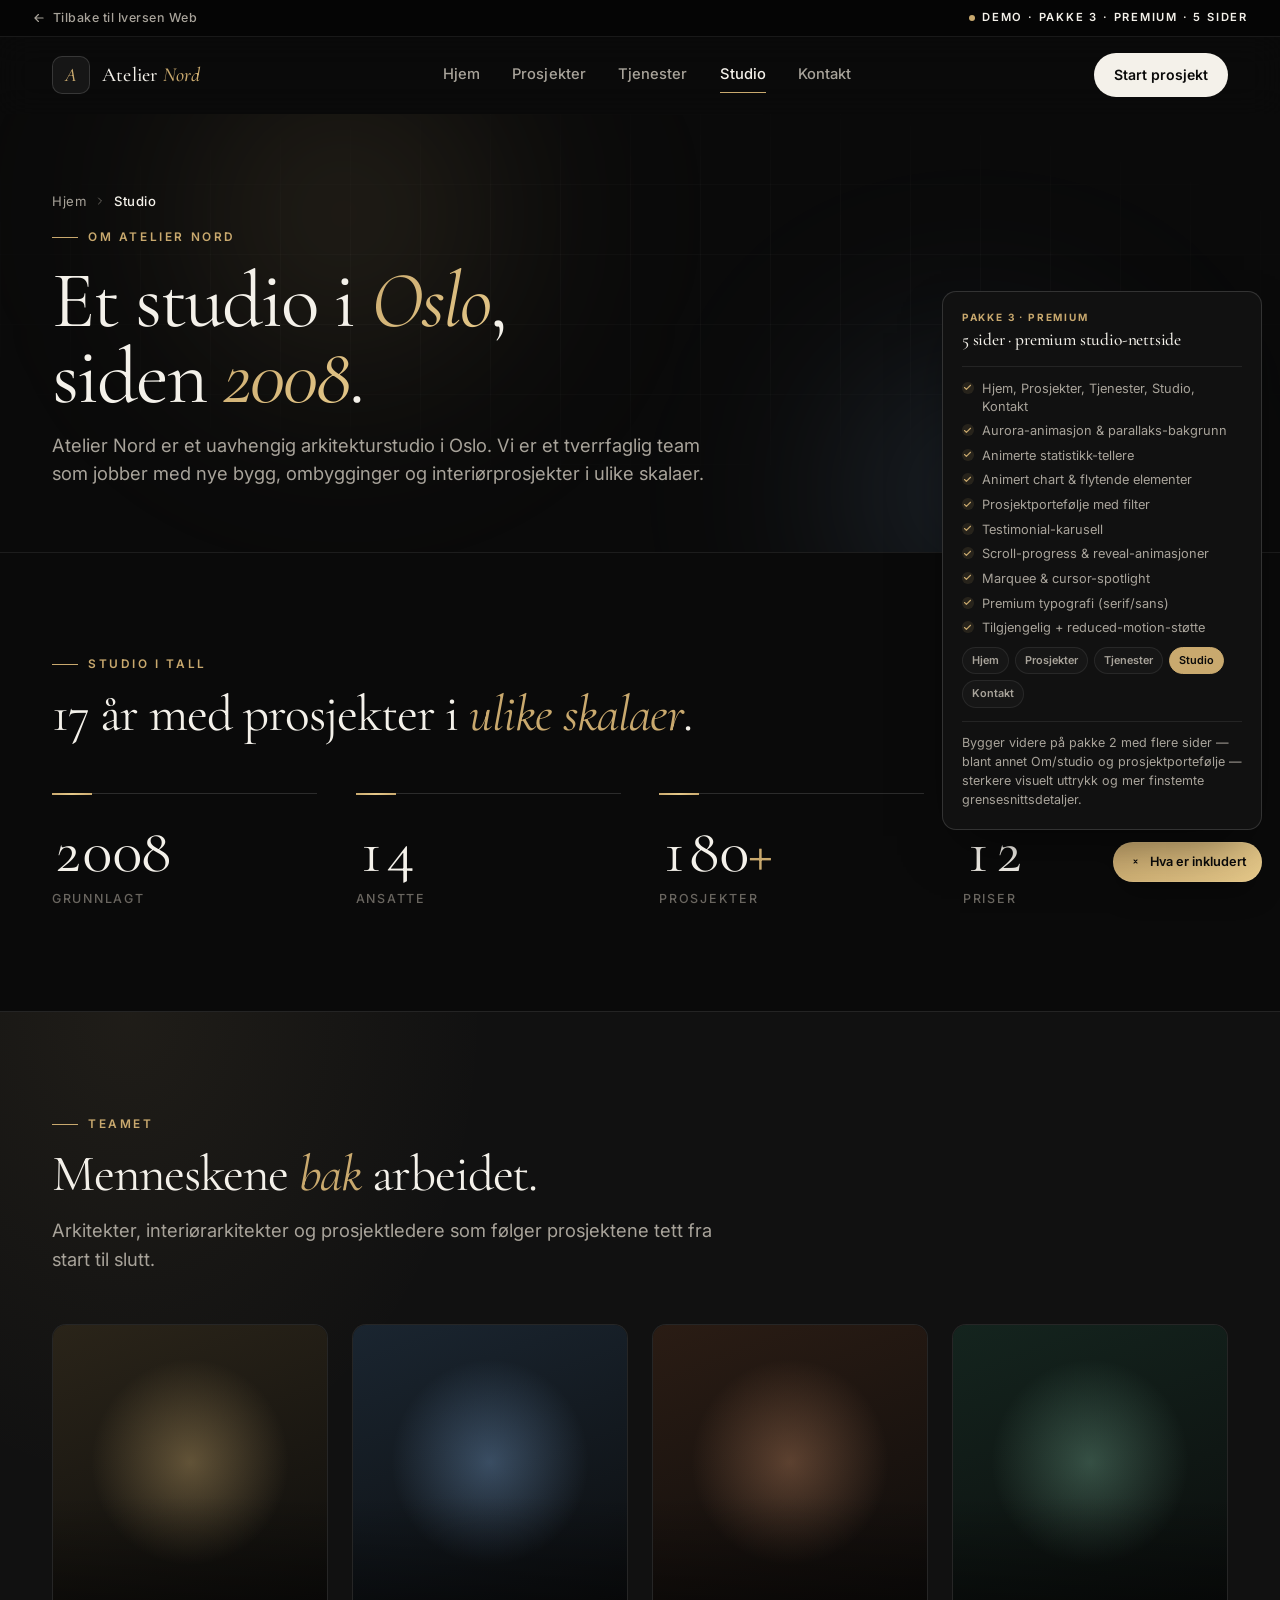
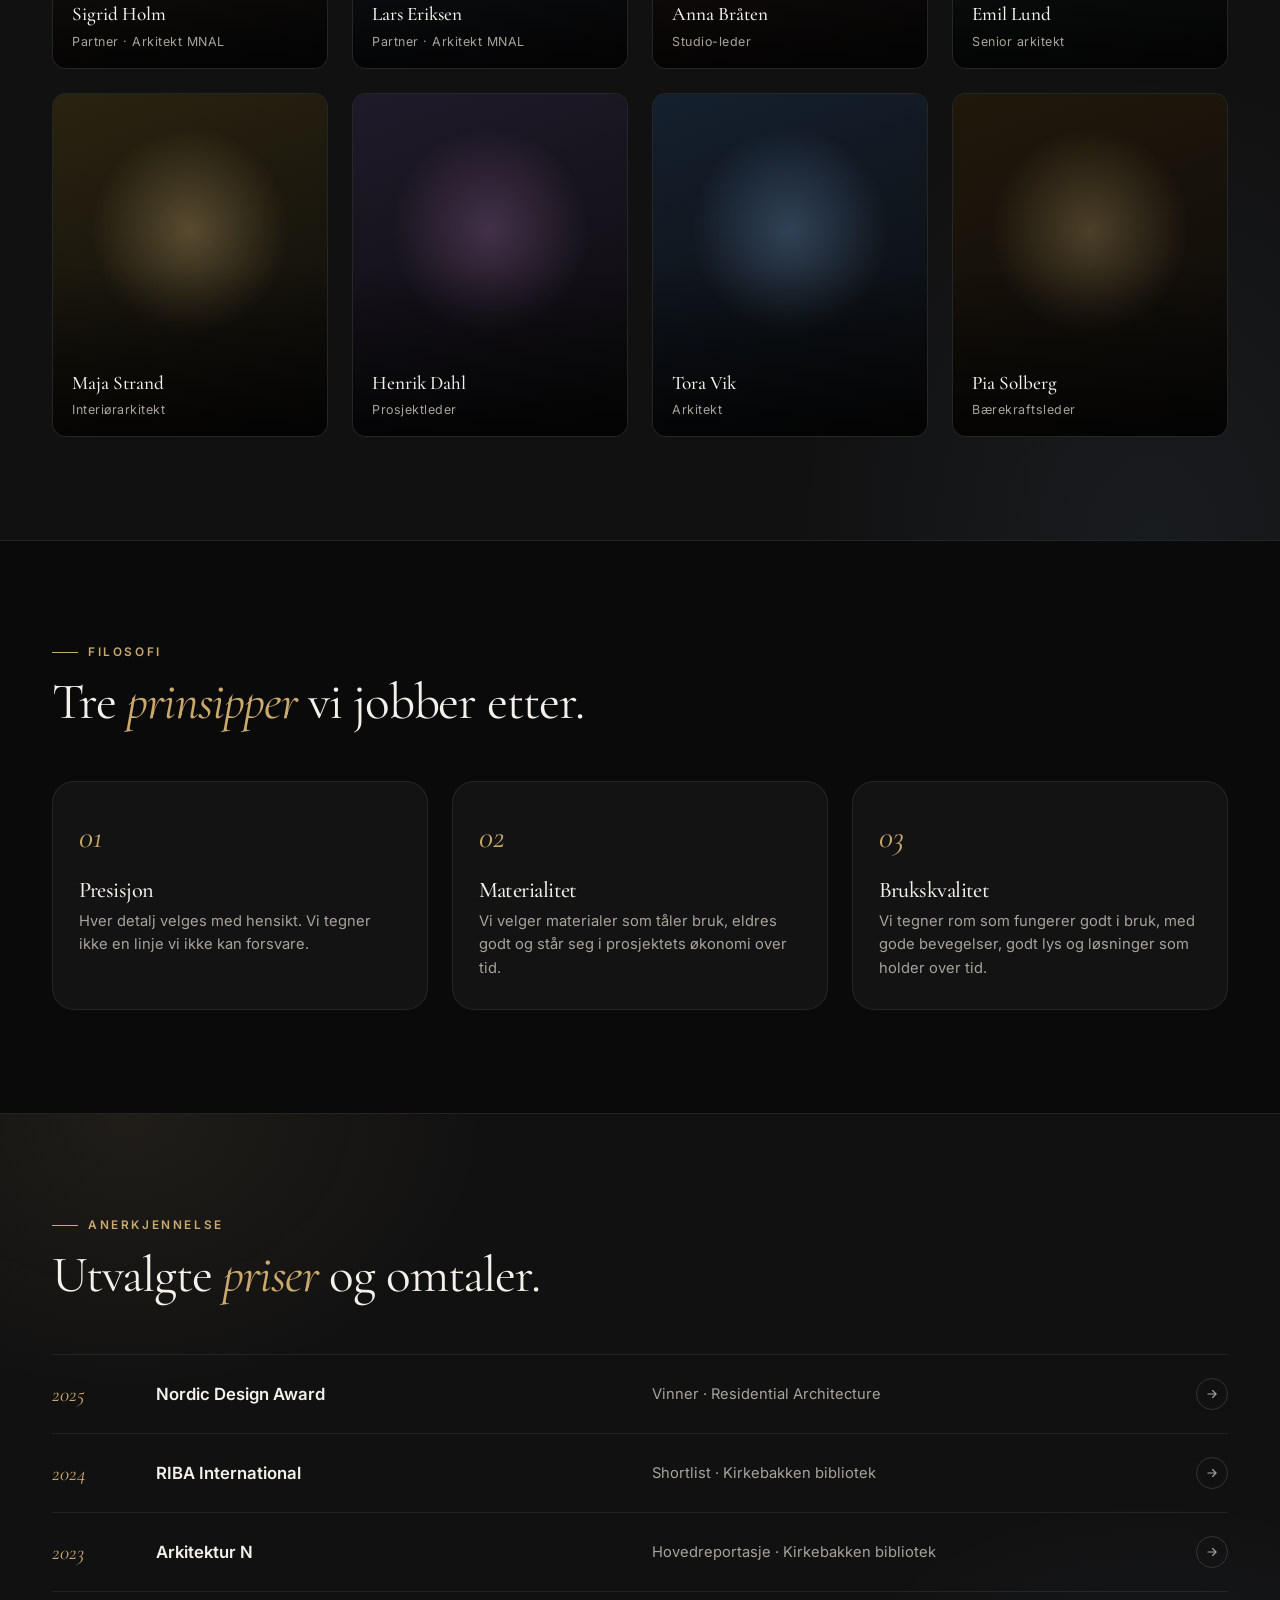
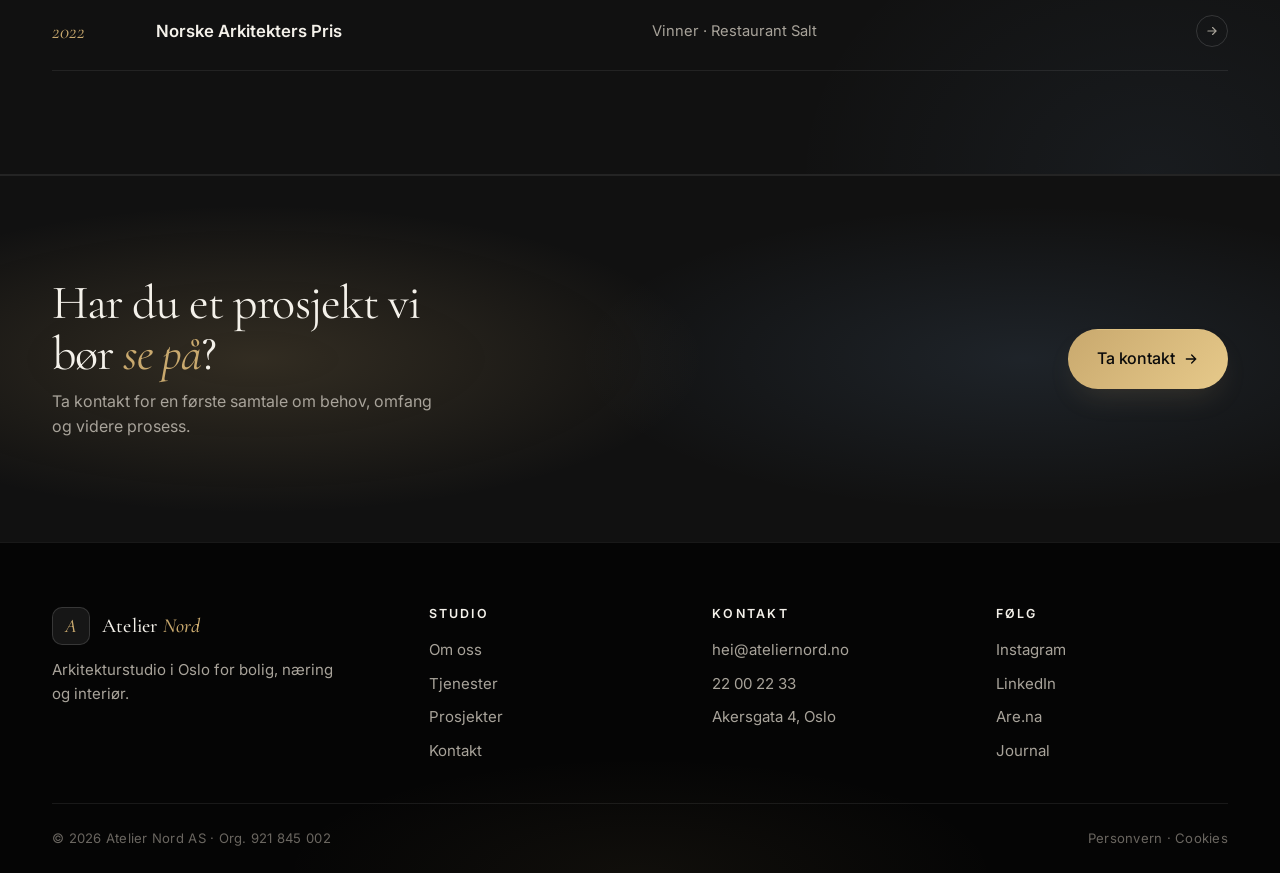
<file: demoer/pakke-3/om.html>
<!DOCTYPE html>
<html lang="nb">
<head>
  <meta charset="UTF-8" />
  <meta name="viewport" content="width=device-width, initial-scale=1.0" />
  <meta name="theme-color" content="#0a0a0a" />
  <title>Studio – Atelier Nord</title>
  <meta name="description" content="Atelier Nord er et arkitekturstudio i Oslo, grunnlagt i 2008. Møt teamet og les om filosofien vår." />

  <link rel="preconnect" href="https://fonts.googleapis.com" />
  <link rel="preconnect" href="https://fonts.gstatic.com" crossorigin />
  <link href="https://fonts.googleapis.com/css2?family=Inter:wght@300;400;500;600;700;800;900&display=swap" rel="stylesheet" />
  <link rel="stylesheet" href="styles.css" />
  <link rel="icon" href="data:image/svg+xml,<svg xmlns=%22http://www.w3.org/2000/svg%22 viewBox=%220 0 100 100%22><rect width=%22100%22 height=%22100%22 rx=%2222%22 fill=%22%230a0a0a%22/><text x=%2250%22 y=%2270%22 font-size=%2266%22 font-family=%22Georgia,serif%22 font-style=%22italic%22 text-anchor=%22middle%22 fill=%22%23c9a96e%22>A</text></svg>" />
</head>
<body>
  <div class="scroll-progress"><div class="scroll-progress-bar" id="scrollProgress"></div></div>

  <div class="demo-ribbon">
    <a href="../../index.html#portfolio" class="demo-ribbon-back">
      <svg width="14" height="14" viewBox="0 0 24 24" fill="none"><path d="M19 12H5M11 18l-6-6 6-6" stroke="currentColor" stroke-width="2" stroke-linecap="round" stroke-linejoin="round"/></svg>
      Tilbake til Iversen Web
    </a>
    <span class="demo-ribbon-tag"><span class="demo-ribbon-dot"></span> Demo · Pakke 3 · Premium · 5 sider</span>
  </div>

  <a class="skip-link" href="#main">Hopp til innhold</a>

  <header class="header" id="header">
    <div class="wrap nav-wrap">
      <a href="index.html" class="brand">
        <span class="brand-mark">A</span>
        <span class="brand-name">Atelier <em>Nord</em></span>
      </a>
      <nav class="nav" aria-label="Hovedmeny">
        <a href="index.html">Hjem</a>
        <a href="prosjekter.html">Prosjekter</a>
        <a href="tjenester.html">Tjenester</a>
        <a href="om.html" class="is-active">Studio</a>
        <a href="kontakt.html">Kontakt</a>
      </nav>
      <a href="kontakt.html" class="cta-btn">Start prosjekt</a>
      <button class="nav-burger" id="navBurger" aria-label="Meny" aria-expanded="false">
        <span></span><span></span><span></span>
      </button>
    </div>
  </header>

  <main id="main">
    <!-- ====== PAGE HERO ====== -->
    <section class="page-hero">
      <div class="aurora" aria-hidden="true">
        <div class="aurora-blob aurora-blob-1"></div>
        <div class="aurora-blob aurora-blob-2"></div>
      </div>
      <div class="hero-grid-bg" aria-hidden="true"></div>

      <div class="wrap">
        <div class="page-hero-inner reveal">
          <span class="breadcrumb">
            <a href="index.html">Hjem</a>
            <svg width="12" height="12" viewBox="0 0 24 24" fill="none"><path d="m9 6 6 6-6 6" stroke="currentColor" stroke-width="2" stroke-linecap="round"/></svg>
            <span class="breadcrumb-current">Studio</span>
          </span>
          <span class="eyebrow"><span class="eyebrow-line"></span> Om Atelier Nord</span>
          <h1 class="display">Et studio i <em>Oslo</em>,<br/>siden <em>2008</em>.</h1>
          <p class="lead">
            Atelier Nord er et uavhengig arkitekturstudio i Oslo. Vi er et
            tverrfaglig team som jobber med nye bygg, ombygginger og
            interiørprosjekter i ulike skalaer.
          </p>
        </div>
      </div>
    </section>

    <!-- ====== STORY / STATS ====== -->
    <section class="section stats">
      <div class="wrap">
        <header class="section-head reveal">
          <span class="eyebrow"><span class="eyebrow-line"></span> Studio i tall</span>
          <h2 class="h2">17 år med prosjekter i <em>ulike skalaer</em>.</h2>
        </header>

        <div class="stats-grid">
          <div class="stat-card reveal">
            <div class="stat-num"><span data-counter="2008">2008</span></div>
            <div class="stat-label">Grunnlagt</div>
          </div>
          <div class="stat-card reveal">
            <div class="stat-num"><span data-counter="14">14</span></div>
            <div class="stat-label">Ansatte</div>
          </div>
          <div class="stat-card reveal">
            <div class="stat-num"><span data-counter="180">180</span><em>+</em></div>
            <div class="stat-label">Prosjekter</div>
          </div>
          <div class="stat-card reveal">
            <div class="stat-num"><span data-counter="12">12</span></div>
            <div class="stat-label">Priser</div>
          </div>
        </div>
      </div>
    </section>

    <!-- ====== TEAM ====== -->
    <section class="section services">
      <div class="wrap">
        <header class="section-head reveal">
          <span class="eyebrow"><span class="eyebrow-line"></span> Teamet</span>
          <h2 class="h2">Menneskene <em>bak</em> arbeidet.</h2>
          <p class="lead">Arkitekter, interiørarkitekter og prosjektledere som følger prosjektene tett fra start til slutt.</p>
        </header>

        <div class="team-grid">
          <article class="team-card reveal">
            <div class="team-photo tp-1"></div>
            <div class="team-info">
              <div class="team-name">Sigrid Holm</div>
              <div class="team-role">Partner · Arkitekt MNAL</div>
            </div>
          </article>
          <article class="team-card reveal">
            <div class="team-photo tp-2"></div>
            <div class="team-info">
              <div class="team-name">Lars Eriksen</div>
              <div class="team-role">Partner · Arkitekt MNAL</div>
            </div>
          </article>
          <article class="team-card reveal">
            <div class="team-photo tp-3"></div>
            <div class="team-info">
              <div class="team-name">Anna Bråten</div>
              <div class="team-role">Studio-leder</div>
            </div>
          </article>
          <article class="team-card reveal">
            <div class="team-photo tp-4"></div>
            <div class="team-info">
              <div class="team-name">Emil Lund</div>
              <div class="team-role">Senior arkitekt</div>
            </div>
          </article>
          <article class="team-card reveal">
            <div class="team-photo tp-5"></div>
            <div class="team-info">
              <div class="team-name">Maja Strand</div>
              <div class="team-role">Interiørarkitekt</div>
            </div>
          </article>
          <article class="team-card reveal">
            <div class="team-photo tp-6"></div>
            <div class="team-info">
              <div class="team-name">Henrik Dahl</div>
              <div class="team-role">Prosjektleder</div>
            </div>
          </article>
          <article class="team-card reveal">
            <div class="team-photo tp-7"></div>
            <div class="team-info">
              <div class="team-name">Tora Vik</div>
              <div class="team-role">Arkitekt</div>
            </div>
          </article>
          <article class="team-card reveal">
            <div class="team-photo tp-8"></div>
            <div class="team-info">
              <div class="team-name">Pia Solberg</div>
              <div class="team-role">Bærekraftsleder</div>
            </div>
          </article>
        </div>
      </div>
    </section>

    <!-- ====== VALUES ====== -->
    <section class="section">
      <div class="wrap">
        <header class="section-head reveal">
          <span class="eyebrow"><span class="eyebrow-line"></span> Filosofi</span>
          <h2 class="h2">Tre <em>prinsipper</em> vi jobber etter.</h2>
        </header>

        <div class="values-grid">
          <div class="value-card reveal">
            <div class="value-num">01</div>
            <h3>Presisjon</h3>
            <p>Hver detalj velges med hensikt. Vi tegner ikke en linje vi ikke kan forsvare.</p>
          </div>
          <div class="value-card reveal">
            <div class="value-num">02</div>
            <h3>Materialitet</h3>
            <p>Vi velger materialer som tåler bruk, eldres godt og står seg i prosjektets økonomi over tid.</p>
          </div>
          <div class="value-card reveal">
            <div class="value-num">03</div>
            <h3>Brukskvalitet</h3>
            <p>Vi tegner rom som fungerer godt i bruk, med gode bevegelser, godt lys og løsninger som holder over tid.</p>
          </div>
        </div>
      </div>
    </section>

    <!-- ====== AWARDS ====== -->
    <section class="section services">
      <div class="wrap">
        <header class="section-head reveal">
          <span class="eyebrow"><span class="eyebrow-line"></span> Anerkjennelse</span>
          <h2 class="h2">Utvalgte <em>priser</em> og omtaler.</h2>
        </header>

        <div class="awards-list reveal">
          <div class="award-row">
            <span class="award-year">2025</span>
            <span class="award-name">Nordic Design Award</span>
            <span class="award-issuer">Vinner · Residential Architecture</span>
            <span class="award-arrow">
              <svg width="14" height="14" viewBox="0 0 24 24" fill="none"><path d="M5 12h14M13 6l6 6-6 6" stroke="currentColor" stroke-width="2" stroke-linecap="round"/></svg>
            </span>
          </div>
          <div class="award-row">
            <span class="award-year">2024</span>
            <span class="award-name">RIBA International</span>
            <span class="award-issuer">Shortlist · Kirkebakken bibliotek</span>
            <span class="award-arrow">
              <svg width="14" height="14" viewBox="0 0 24 24" fill="none"><path d="M5 12h14M13 6l6 6-6 6" stroke="currentColor" stroke-width="2" stroke-linecap="round"/></svg>
            </span>
          </div>
          <div class="award-row">
            <span class="award-year">2023</span>
            <span class="award-name">Arkitektur N</span>
            <span class="award-issuer">Hovedreportasje · Kirkebakken bibliotek</span>
            <span class="award-arrow">
              <svg width="14" height="14" viewBox="0 0 24 24" fill="none"><path d="M5 12h14M13 6l6 6-6 6" stroke="currentColor" stroke-width="2" stroke-linecap="round"/></svg>
            </span>
          </div>
          <div class="award-row">
            <span class="award-year">2022</span>
            <span class="award-name">Norske Arkitekters Pris</span>
            <span class="award-issuer">Vinner · Restaurant Salt</span>
            <span class="award-arrow">
              <svg width="14" height="14" viewBox="0 0 24 24" fill="none"><path d="M5 12h14M13 6l6 6-6 6" stroke="currentColor" stroke-width="2" stroke-linecap="round"/></svg>
            </span>
          </div>
        </div>
      </div>
    </section>

    <!-- ====== CTA ====== -->
    <section class="section cta-banner">
      <div class="wrap cta-inner reveal">
        <div>
          <h2>Har du et prosjekt vi bør <em>se på</em>?</h2>
          <p>Ta kontakt for en første samtale om behov, omfang og videre prosess.</p>
        </div>
        <a href="kontakt.html" class="btn btn-gold btn-lg btn-arrow">
          Ta kontakt
          <svg width="16" height="16" viewBox="0 0 24 24" fill="none"><path d="M5 12h14M13 6l6 6-6 6" stroke="currentColor" stroke-width="2" stroke-linecap="round"/></svg>
        </a>
      </div>
    </section>
  </main>

  <footer class="footer">
    <div class="wrap">
      <div class="footer-grid">
        <div>
          <a href="index.html" class="brand">
            <span class="brand-mark">A</span>
            <span class="brand-name">Atelier <em>Nord</em></span>
          </a>
          <p class="footer-tagline">Arkitekturstudio i Oslo for bolig, næring og interiør.</p>
        </div>
        <div class="footer-col">
          <h4>Studio</h4>
          <ul>
            <li><a href="om.html">Om oss</a></li>
            <li><a href="tjenester.html">Tjenester</a></li>
            <li><a href="prosjekter.html">Prosjekter</a></li>
            <li><a href="kontakt.html">Kontakt</a></li>
          </ul>
        </div>
        <div class="footer-col">
          <h4>Kontakt</h4>
          <ul>
            <li><a href="mailto:hei@ateliernord.no">hei@ateliernord.no</a></li>
            <li><a href="tel:+4722002233">22 00 22 33</a></li>
            <li>Akersgata 4, Oslo</li>
          </ul>
        </div>
        <div class="footer-col">
          <h4>Følg</h4>
          <ul>
            <li><a href="#">Instagram</a></li>
            <li><a href="#">LinkedIn</a></li>
            <li><a href="#">Are.na</a></li>
            <li><a href="#">Journal</a></li>
          </ul>
        </div>
      </div>

      <div class="footer-bottom">
        <span>© <span id="year"></span> Atelier Nord AS · Org. 921 845 002</span>
        <span>Personvern · Cookies</span>
      </div>
    </div>
  </footer>

  <aside class="demo-notes" id="demoNotes" aria-label="Hva pakken inneholder">
    <button class="demo-notes-toggle" id="demoNotesToggle" aria-expanded="true">
      <svg width="14" height="14" viewBox="0 0 24 24" fill="none"><path d="M12 8v8M8 12h8" stroke="currentColor" stroke-width="2" stroke-linecap="round"/></svg>
      <span>Hva er inkludert</span>
    </button>
    <div class="demo-notes-panel">
      <header>
        <span class="demo-notes-tier">Pakke 3 · Premium</span>
        <strong>5 sider · premium studio-nettside</strong>
      </header>
      <ul>
        <li>Hjem, Prosjekter, Tjenester, Studio, Kontakt</li>
        <li>Aurora-animasjon &amp; parallaks-bakgrunn</li>
        <li>Animerte statistikk-tellere</li>
        <li>Animert chart &amp; flytende elementer</li>
        <li>Prosjektportefølje med filter</li>
        <li>Testimonial-karusell</li>
        <li>Scroll-progress &amp; reveal-animasjoner</li>
        <li>Marquee &amp; cursor-spotlight</li>
        <li>Premium typografi (serif/sans)</li>
        <li>Tilgjengelig + reduced-motion-støtte</li>
      </ul>
      <div class="demo-notes-pages">
        <a href="index.html">Hjem</a>
        <a href="prosjekter.html">Prosjekter</a>
        <a href="tjenester.html">Tjenester</a>
        <a href="om.html" class="is-active">Studio</a>
        <a href="kontakt.html">Kontakt</a>
      </div>
      <p class="demo-notes-foot">Bygger videre på pakke 2 med flere sider — blant annet Om/studio og prosjektportefølje — sterkere visuelt uttrykk og mer finstemte grensesnittsdetaljer.</p>
    </div>
  </aside>

  <script src="script.js" defer></script>
</body>
</html>
</file>
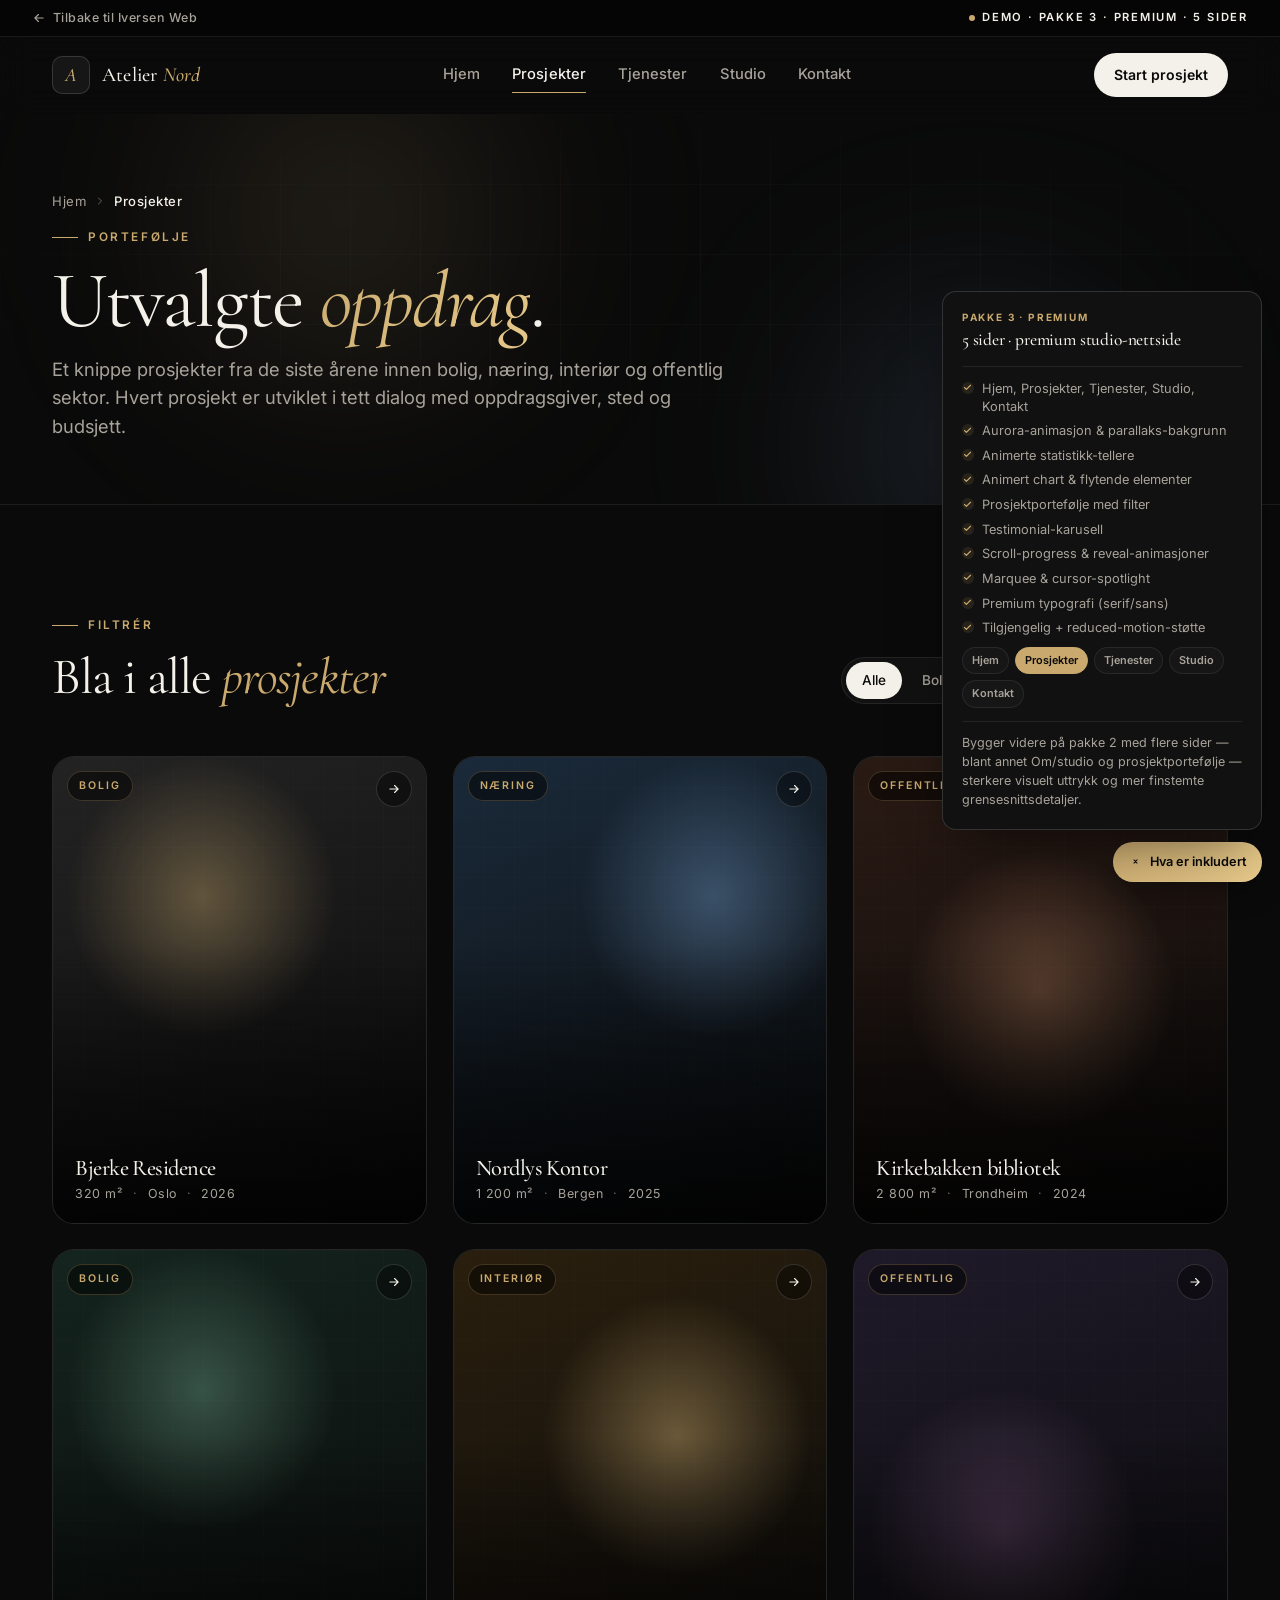
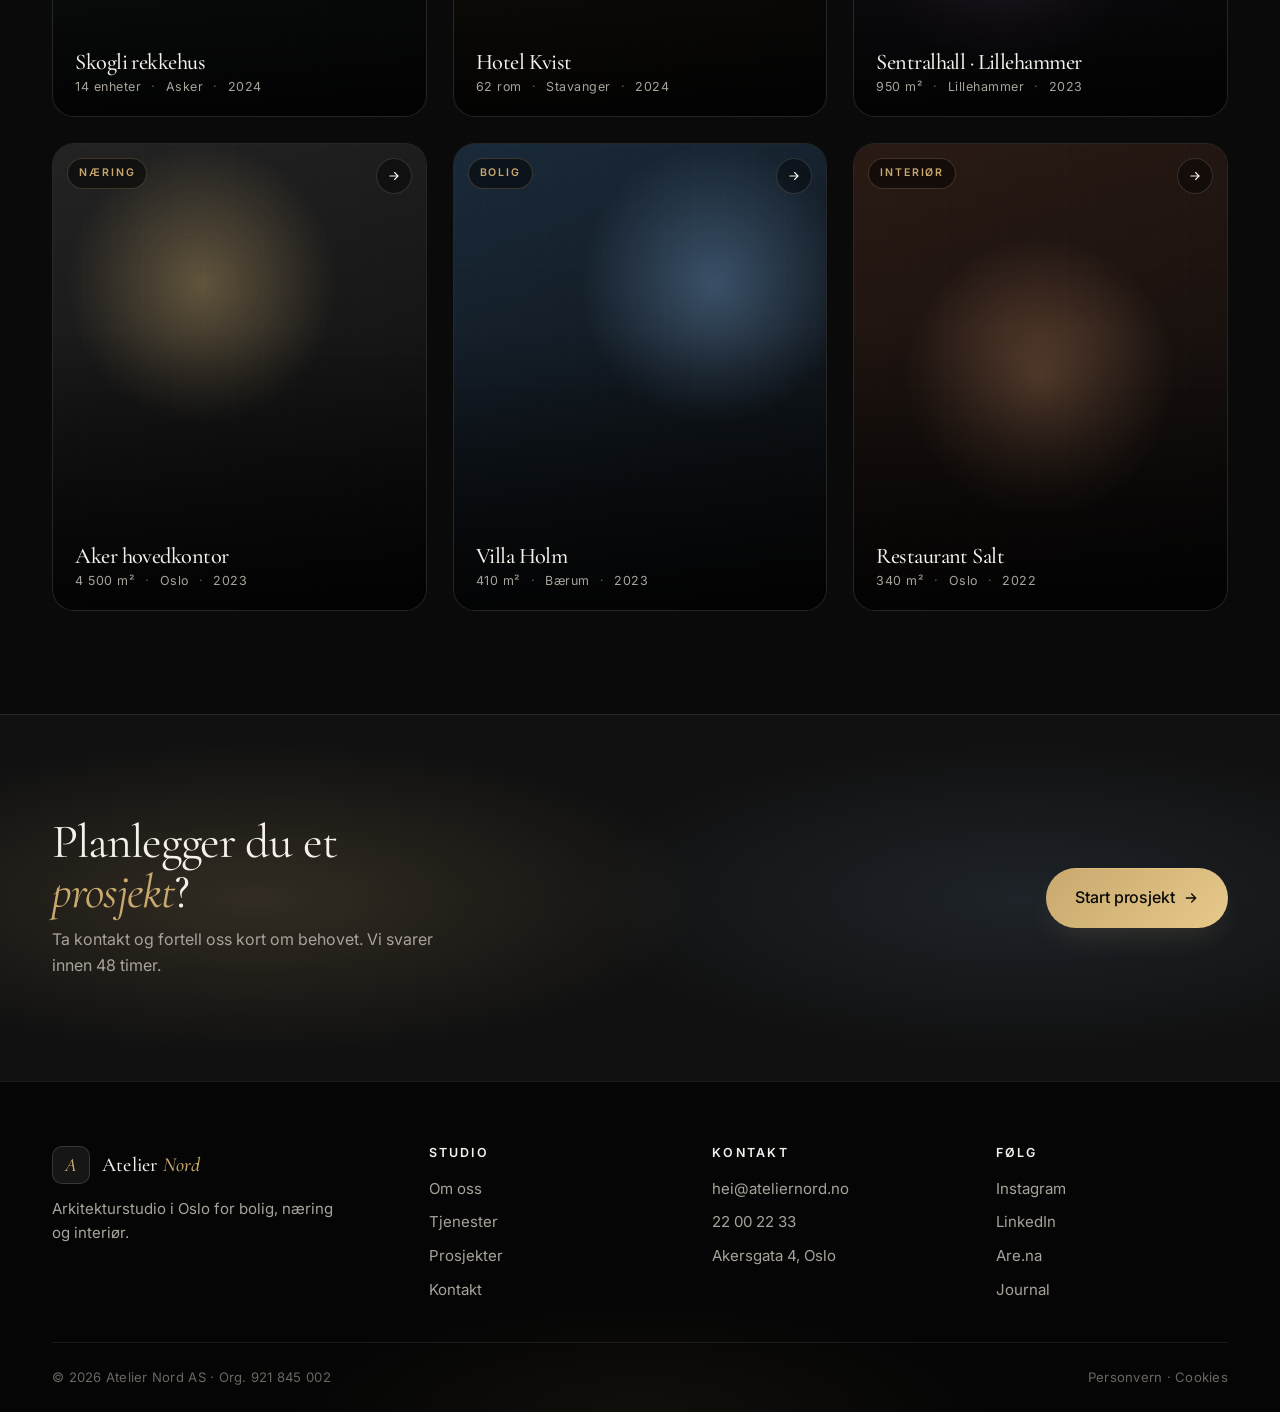
<file: demoer/pakke-3/prosjekter.html>
<!DOCTYPE html>
<html lang="nb">
<head>
  <meta charset="UTF-8" />
  <meta name="viewport" content="width=device-width, initial-scale=1.0" />
  <meta name="theme-color" content="#0a0a0a" />
  <title>Prosjekter – Atelier Nord</title>
  <meta name="description" content="Utvalgte prosjekter fra Atelier Nord innen bolig, næring og offentlige rom." />

  <link rel="preconnect" href="https://fonts.googleapis.com" />
  <link rel="preconnect" href="https://fonts.gstatic.com" crossorigin />
  <link href="https://fonts.googleapis.com/css2?family=Inter:wght@300;400;500;600;700;800;900&display=swap" rel="stylesheet" />
  <link rel="stylesheet" href="styles.css" />
  <link rel="icon" href="data:image/svg+xml,<svg xmlns=%22http://www.w3.org/2000/svg%22 viewBox=%220 0 100 100%22><rect width=%22100%22 height=%22100%22 rx=%2222%22 fill=%22%230a0a0a%22/><text x=%2250%22 y=%2270%22 font-size=%2266%22 font-family=%22Georgia,serif%22 font-style=%22italic%22 text-anchor=%22middle%22 fill=%22%23c9a96e%22>A</text></svg>" />
</head>
<body>
  <div class="scroll-progress"><div class="scroll-progress-bar" id="scrollProgress"></div></div>

  <div class="demo-ribbon">
    <a href="../../index.html#portfolio" class="demo-ribbon-back">
      <svg width="14" height="14" viewBox="0 0 24 24" fill="none"><path d="M19 12H5M11 18l-6-6 6-6" stroke="currentColor" stroke-width="2" stroke-linecap="round" stroke-linejoin="round"/></svg>
      Tilbake til Iversen Web
    </a>
    <span class="demo-ribbon-tag"><span class="demo-ribbon-dot"></span> Demo · Pakke 3 · Premium · 5 sider</span>
  </div>

  <a class="skip-link" href="#main">Hopp til innhold</a>

  <header class="header" id="header">
    <div class="wrap nav-wrap">
      <a href="index.html" class="brand">
        <span class="brand-mark">A</span>
        <span class="brand-name">Atelier <em>Nord</em></span>
      </a>
      <nav class="nav" aria-label="Hovedmeny">
        <a href="index.html">Hjem</a>
        <a href="prosjekter.html" class="is-active">Prosjekter</a>
        <a href="tjenester.html">Tjenester</a>
        <a href="om.html">Studio</a>
        <a href="kontakt.html">Kontakt</a>
      </nav>
      <a href="kontakt.html" class="cta-btn">Start prosjekt</a>
      <button class="nav-burger" id="navBurger" aria-label="Meny" aria-expanded="false">
        <span></span><span></span><span></span>
      </button>
    </div>
  </header>

  <main id="main">
    <!-- ====== PAGE HERO ====== -->
    <section class="page-hero">
      <div class="aurora" aria-hidden="true">
        <div class="aurora-blob aurora-blob-1"></div>
        <div class="aurora-blob aurora-blob-2"></div>
      </div>
      <div class="hero-grid-bg" aria-hidden="true"></div>

      <div class="wrap">
        <div class="page-hero-inner reveal">
          <span class="breadcrumb">
            <a href="index.html">Hjem</a>
            <svg width="12" height="12" viewBox="0 0 24 24" fill="none"><path d="m9 6 6 6-6 6" stroke="currentColor" stroke-width="2" stroke-linecap="round"/></svg>
            <span class="breadcrumb-current">Prosjekter</span>
          </span>
          <span class="eyebrow"><span class="eyebrow-line"></span> Portefølje</span>
          <h1 class="display">Utvalgte <em>oppdrag</em>.</h1>
          <p class="lead">
            Et knippe prosjekter fra de siste årene innen bolig, næring,
            interiør og offentlig sektor. Hvert prosjekt er utviklet i tett
            dialog med oppdragsgiver, sted og budsjett.
          </p>
        </div>
      </div>
    </section>

    <!-- ====== FILTERS + GRID ====== -->
    <section class="section projects">
      <div class="wrap">
        <header class="projects-head reveal">
          <div>
            <span class="eyebrow"><span class="eyebrow-line"></span> Filtrér</span>
            <h2 class="h2" style="margin-top: 1rem;">Bla i alle <em>prosjekter</em></h2>
          </div>
          <div class="project-filters" data-filters role="tablist">
            <button class="is-active" data-cat="all">Alle</button>
            <button data-cat="bolig">Bolig</button>
            <button data-cat="naering">Næring</button>
            <button data-cat="offentlig">Offentlig</button>
            <button data-cat="interior">Interiør</button>
          </div>
        </header>

        <div class="projects-grid" data-filter-target>
          <a href="#" class="project-card reveal" data-cat="bolig">
            <div class="project-media">
              <div class="project-media-fill pm-1"></div>
              <div class="project-media-pattern"></div>
            </div>
            <span class="project-cat">Bolig</span>
            <span class="project-arrow">
              <svg width="14" height="14" viewBox="0 0 24 24" fill="none"><path d="M5 12h14M13 6l6 6-6 6" stroke="currentColor" stroke-width="2" stroke-linecap="round"/></svg>
            </span>
            <div class="project-content">
              <h3 class="project-title">Bjerke Residence</h3>
              <div class="project-meta">
                <span>320 m²</span><span>Oslo</span><span>2026</span>
              </div>
            </div>
          </a>

          <a href="#" class="project-card reveal" data-cat="naering">
            <div class="project-media">
              <div class="project-media-fill pm-2"></div>
              <div class="project-media-pattern"></div>
            </div>
            <span class="project-cat">Næring</span>
            <span class="project-arrow">
              <svg width="14" height="14" viewBox="0 0 24 24" fill="none"><path d="M5 12h14M13 6l6 6-6 6" stroke="currentColor" stroke-width="2" stroke-linecap="round"/></svg>
            </span>
            <div class="project-content">
              <h3 class="project-title">Nordlys Kontor</h3>
              <div class="project-meta">
                <span>1 200 m²</span><span>Bergen</span><span>2025</span>
              </div>
            </div>
          </a>

          <a href="#" class="project-card reveal" data-cat="offentlig">
            <div class="project-media">
              <div class="project-media-fill pm-3"></div>
              <div class="project-media-pattern"></div>
            </div>
            <span class="project-cat">Offentlig</span>
            <span class="project-arrow">
              <svg width="14" height="14" viewBox="0 0 24 24" fill="none"><path d="M5 12h14M13 6l6 6-6 6" stroke="currentColor" stroke-width="2" stroke-linecap="round"/></svg>
            </span>
            <div class="project-content">
              <h3 class="project-title">Kirkebakken bibliotek</h3>
              <div class="project-meta">
                <span>2 800 m²</span><span>Trondheim</span><span>2024</span>
              </div>
            </div>
          </a>

          <a href="#" class="project-card reveal" data-cat="bolig">
            <div class="project-media">
              <div class="project-media-fill pm-4"></div>
              <div class="project-media-pattern"></div>
            </div>
            <span class="project-cat">Bolig</span>
            <span class="project-arrow">
              <svg width="14" height="14" viewBox="0 0 24 24" fill="none"><path d="M5 12h14M13 6l6 6-6 6" stroke="currentColor" stroke-width="2" stroke-linecap="round"/></svg>
            </span>
            <div class="project-content">
              <h3 class="project-title">Skogli rekkehus</h3>
              <div class="project-meta">
                <span>14 enheter</span><span>Asker</span><span>2024</span>
              </div>
            </div>
          </a>

          <a href="#" class="project-card reveal" data-cat="interior">
            <div class="project-media">
              <div class="project-media-fill pm-5"></div>
              <div class="project-media-pattern"></div>
            </div>
            <span class="project-cat">Interiør</span>
            <span class="project-arrow">
              <svg width="14" height="14" viewBox="0 0 24 24" fill="none"><path d="M5 12h14M13 6l6 6-6 6" stroke="currentColor" stroke-width="2" stroke-linecap="round"/></svg>
            </span>
            <div class="project-content">
              <h3 class="project-title">Hotel Kvist</h3>
              <div class="project-meta">
                <span>62 rom</span><span>Stavanger</span><span>2024</span>
              </div>
            </div>
          </a>

          <a href="#" class="project-card reveal" data-cat="offentlig">
            <div class="project-media">
              <div class="project-media-fill pm-6"></div>
              <div class="project-media-pattern"></div>
            </div>
            <span class="project-cat">Offentlig</span>
            <span class="project-arrow">
              <svg width="14" height="14" viewBox="0 0 24 24" fill="none"><path d="M5 12h14M13 6l6 6-6 6" stroke="currentColor" stroke-width="2" stroke-linecap="round"/></svg>
            </span>
            <div class="project-content">
              <h3 class="project-title">Sentralhall · Lillehammer</h3>
              <div class="project-meta">
                <span>950 m²</span><span>Lillehammer</span><span>2023</span>
              </div>
            </div>
          </a>

          <a href="#" class="project-card reveal" data-cat="naering">
            <div class="project-media">
              <div class="project-media-fill pm-1"></div>
              <div class="project-media-pattern"></div>
            </div>
            <span class="project-cat">Næring</span>
            <span class="project-arrow">
              <svg width="14" height="14" viewBox="0 0 24 24" fill="none"><path d="M5 12h14M13 6l6 6-6 6" stroke="currentColor" stroke-width="2" stroke-linecap="round"/></svg>
            </span>
            <div class="project-content">
              <h3 class="project-title">Aker hovedkontor</h3>
              <div class="project-meta">
                <span>4 500 m²</span><span>Oslo</span><span>2023</span>
              </div>
            </div>
          </a>

          <a href="#" class="project-card reveal" data-cat="bolig">
            <div class="project-media">
              <div class="project-media-fill pm-2"></div>
              <div class="project-media-pattern"></div>
            </div>
            <span class="project-cat">Bolig</span>
            <span class="project-arrow">
              <svg width="14" height="14" viewBox="0 0 24 24" fill="none"><path d="M5 12h14M13 6l6 6-6 6" stroke="currentColor" stroke-width="2" stroke-linecap="round"/></svg>
            </span>
            <div class="project-content">
              <h3 class="project-title">Villa Holm</h3>
              <div class="project-meta">
                <span>410 m²</span><span>Bærum</span><span>2023</span>
              </div>
            </div>
          </a>

          <a href="#" class="project-card reveal" data-cat="interior">
            <div class="project-media">
              <div class="project-media-fill pm-3"></div>
              <div class="project-media-pattern"></div>
            </div>
            <span class="project-cat">Interiør</span>
            <span class="project-arrow">
              <svg width="14" height="14" viewBox="0 0 24 24" fill="none"><path d="M5 12h14M13 6l6 6-6 6" stroke="currentColor" stroke-width="2" stroke-linecap="round"/></svg>
            </span>
            <div class="project-content">
              <h3 class="project-title">Restaurant Salt</h3>
              <div class="project-meta">
                <span>340 m²</span><span>Oslo</span><span>2022</span>
              </div>
            </div>
          </a>
        </div>
      </div>
    </section>

    <!-- ====== CTA ====== -->
    <section class="section cta-banner">
      <div class="wrap cta-inner reveal">
        <div>
          <h2>Planlegger du et <em>prosjekt</em>?</h2>
          <p>Ta kontakt og fortell oss kort om behovet. Vi svarer innen 48 timer.</p>
        </div>
        <a href="kontakt.html" class="btn btn-gold btn-lg btn-arrow">
          Start prosjekt
          <svg width="16" height="16" viewBox="0 0 24 24" fill="none"><path d="M5 12h14M13 6l6 6-6 6" stroke="currentColor" stroke-width="2" stroke-linecap="round"/></svg>
        </a>
      </div>
    </section>
  </main>

  <footer class="footer">
    <div class="wrap">
      <div class="footer-grid">
        <div>
          <a href="index.html" class="brand">
            <span class="brand-mark">A</span>
            <span class="brand-name">Atelier <em>Nord</em></span>
          </a>
          <p class="footer-tagline">Arkitekturstudio i Oslo for bolig, næring og interiør.</p>
        </div>
        <div class="footer-col">
          <h4>Studio</h4>
          <ul>
            <li><a href="om.html">Om oss</a></li>
            <li><a href="tjenester.html">Tjenester</a></li>
            <li><a href="prosjekter.html">Prosjekter</a></li>
            <li><a href="kontakt.html">Kontakt</a></li>
          </ul>
        </div>
        <div class="footer-col">
          <h4>Kontakt</h4>
          <ul>
            <li><a href="mailto:hei@ateliernord.no">hei@ateliernord.no</a></li>
            <li><a href="tel:+4722002233">22 00 22 33</a></li>
            <li>Akersgata 4, Oslo</li>
          </ul>
        </div>
        <div class="footer-col">
          <h4>Følg</h4>
          <ul>
            <li><a href="#">Instagram</a></li>
            <li><a href="#">LinkedIn</a></li>
            <li><a href="#">Are.na</a></li>
            <li><a href="#">Journal</a></li>
          </ul>
        </div>
      </div>

      <div class="footer-bottom">
        <span>© <span id="year"></span> Atelier Nord AS · Org. 921 845 002</span>
        <span>Personvern · Cookies</span>
      </div>
    </div>
  </footer>

  <aside class="demo-notes" id="demoNotes" aria-label="Hva pakken inneholder">
    <button class="demo-notes-toggle" id="demoNotesToggle" aria-expanded="true">
      <svg width="14" height="14" viewBox="0 0 24 24" fill="none"><path d="M12 8v8M8 12h8" stroke="currentColor" stroke-width="2" stroke-linecap="round"/></svg>
      <span>Hva er inkludert</span>
    </button>
    <div class="demo-notes-panel">
      <header>
        <span class="demo-notes-tier">Pakke 3 · Premium</span>
        <strong>5 sider · premium studio-nettside</strong>
      </header>
      <ul>
        <li>Hjem, Prosjekter, Tjenester, Studio, Kontakt</li>
        <li>Aurora-animasjon &amp; parallaks-bakgrunn</li>
        <li>Animerte statistikk-tellere</li>
        <li>Animert chart &amp; flytende elementer</li>
        <li>Prosjektportefølje med filter</li>
        <li>Testimonial-karusell</li>
        <li>Scroll-progress &amp; reveal-animasjoner</li>
        <li>Marquee &amp; cursor-spotlight</li>
        <li>Premium typografi (serif/sans)</li>
        <li>Tilgjengelig + reduced-motion-støtte</li>
      </ul>
      <div class="demo-notes-pages">
        <a href="index.html">Hjem</a>
        <a href="prosjekter.html" class="is-active">Prosjekter</a>
        <a href="tjenester.html">Tjenester</a>
        <a href="om.html">Studio</a>
        <a href="kontakt.html">Kontakt</a>
      </div>
      <p class="demo-notes-foot">Bygger videre på pakke 2 med flere sider — blant annet Om/studio og prosjektportefølje — sterkere visuelt uttrykk og mer finstemte grensesnittsdetaljer.</p>
    </div>
  </aside>

  <script src="script.js" defer></script>
</body>
</html>
</file>
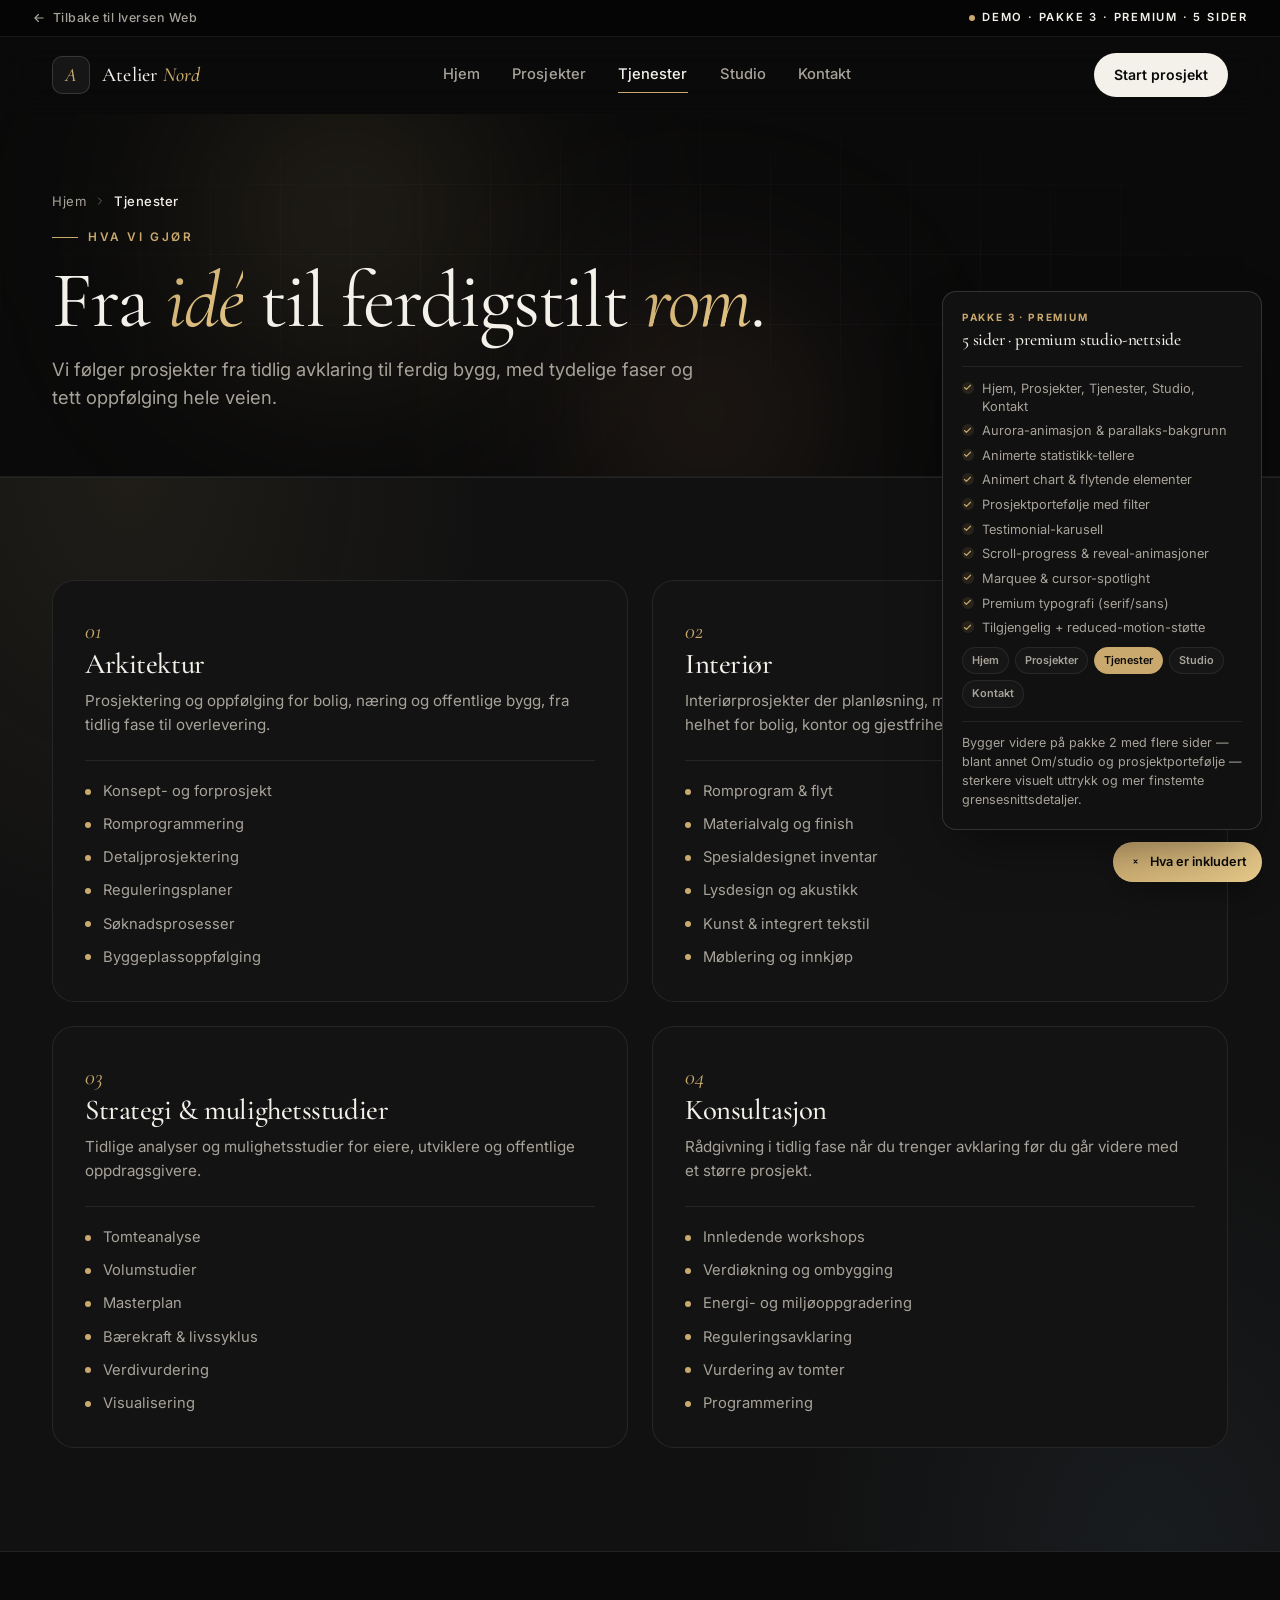
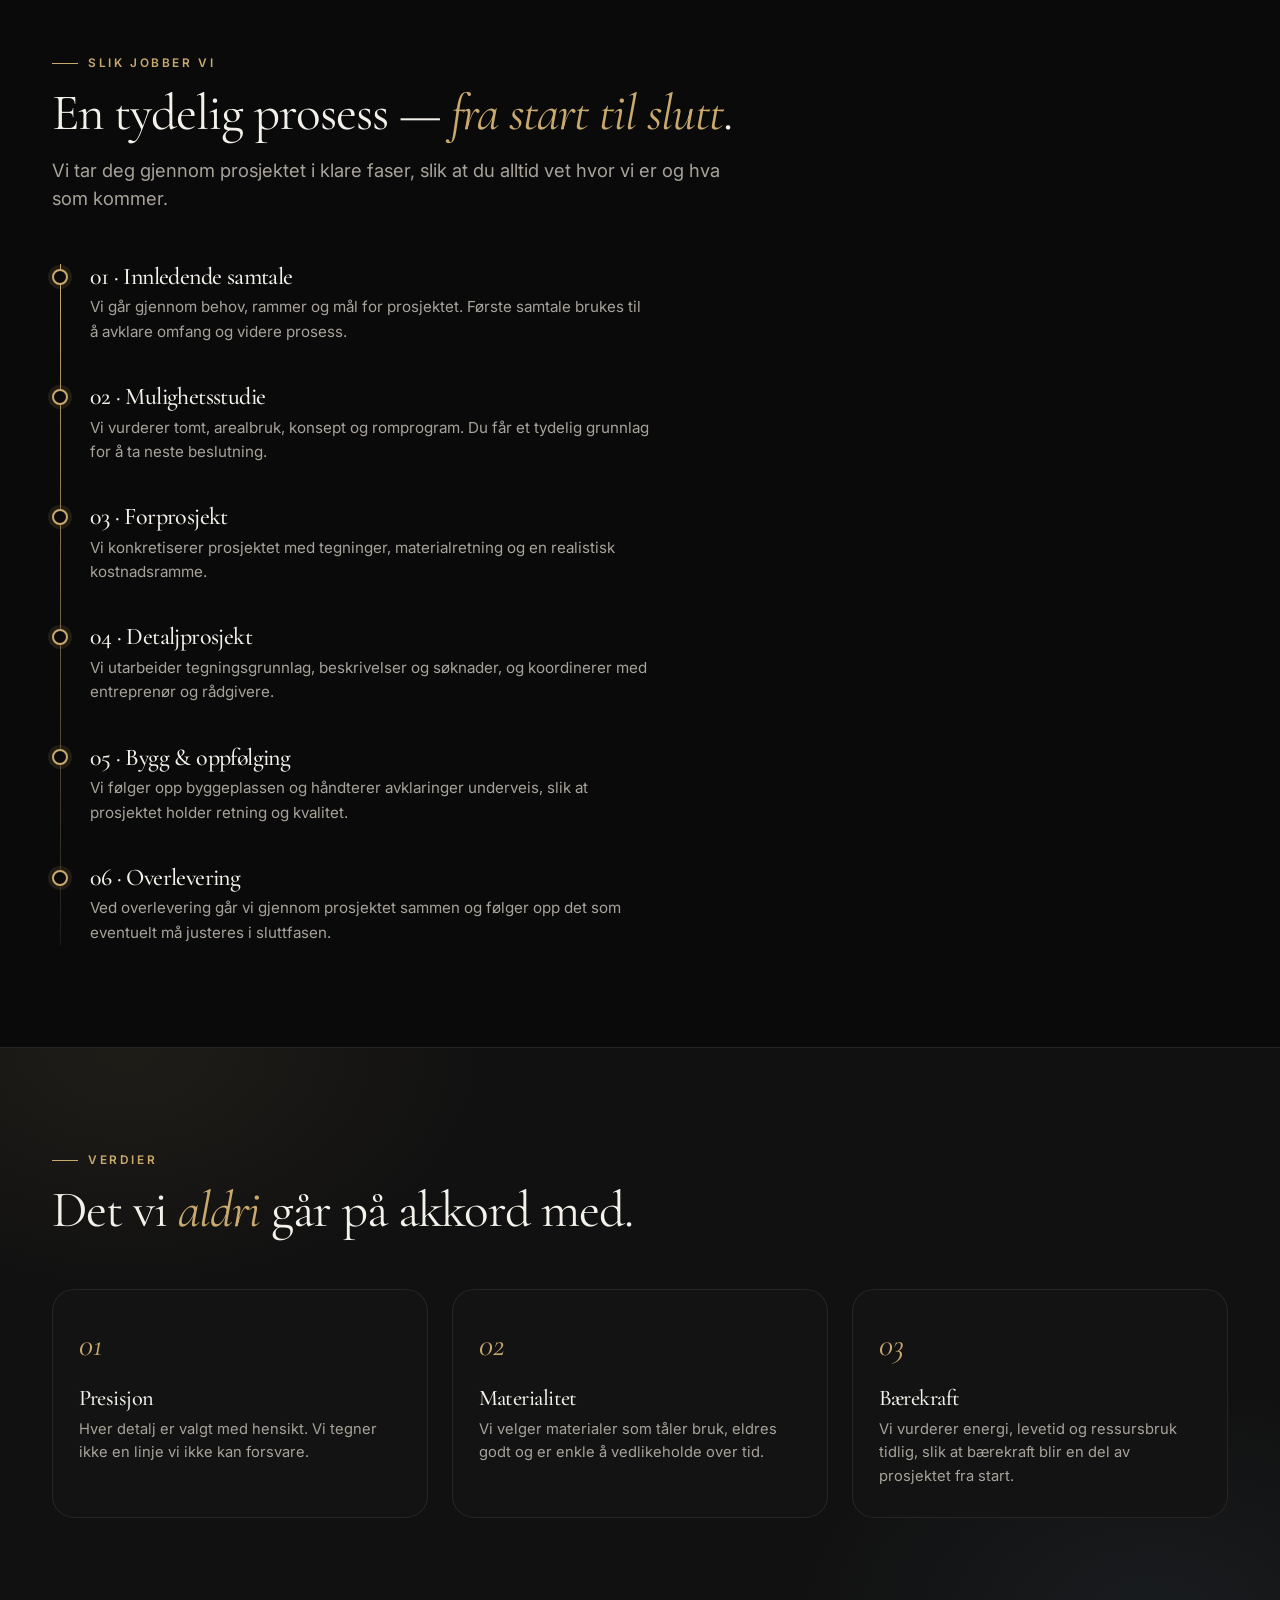
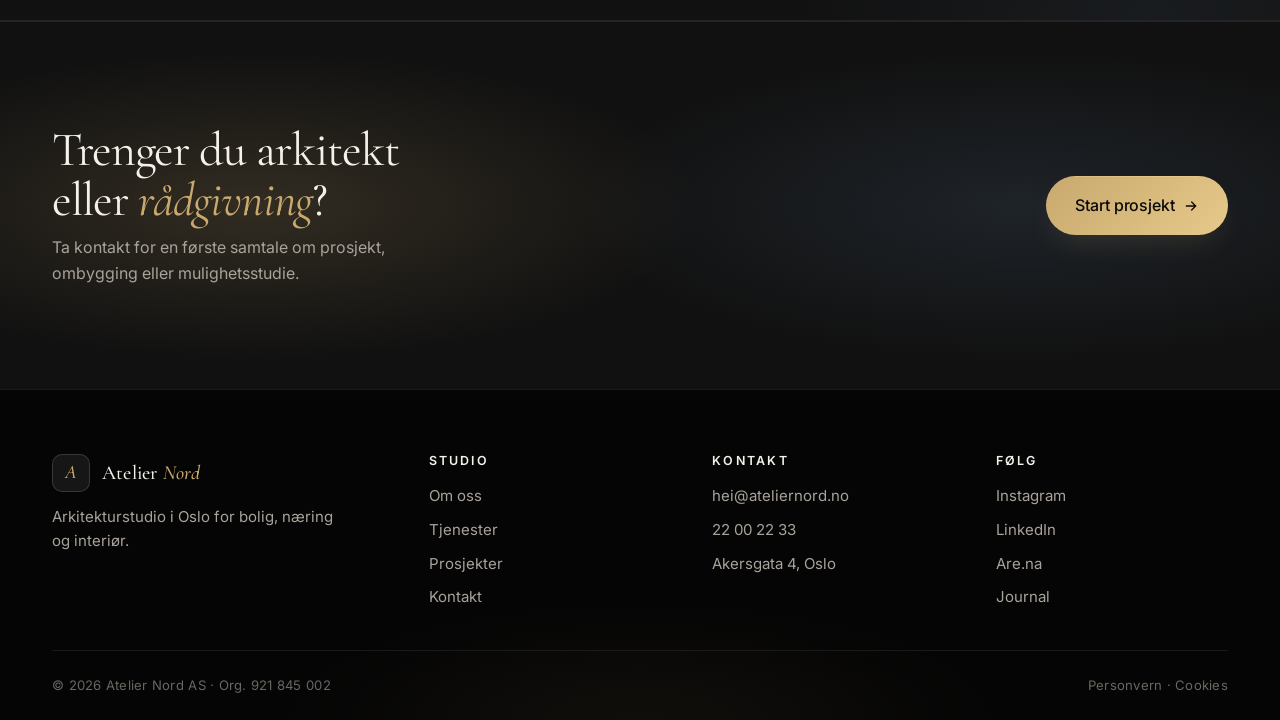
<file: demoer/pakke-3/tjenester.html>
<!DOCTYPE html>
<html lang="nb">
<head>
  <meta charset="UTF-8" />
  <meta name="viewport" content="width=device-width, initial-scale=1.0" />
  <meta name="theme-color" content="#0a0a0a" />
  <title>Tjenester – Atelier Nord</title>
  <meta name="description" content="Vi tegner, prosjekterer og følger opp — bolig, næring, interiør og strategi." />

  <link rel="preconnect" href="https://fonts.googleapis.com" />
  <link rel="preconnect" href="https://fonts.gstatic.com" crossorigin />
  <link href="https://fonts.googleapis.com/css2?family=Inter:wght@300;400;500;600;700;800;900&display=swap" rel="stylesheet" />
  <link rel="stylesheet" href="styles.css" />
  <link rel="icon" href="data:image/svg+xml,<svg xmlns=%22http://www.w3.org/2000/svg%22 viewBox=%220 0 100 100%22><rect width=%22100%22 height=%22100%22 rx=%2222%22 fill=%22%230a0a0a%22/><text x=%2250%22 y=%2270%22 font-size=%2266%22 font-family=%22Georgia,serif%22 font-style=%22italic%22 text-anchor=%22middle%22 fill=%22%23c9a96e%22>A</text></svg>" />
</head>
<body>
  <div class="scroll-progress"><div class="scroll-progress-bar" id="scrollProgress"></div></div>

  <div class="demo-ribbon">
    <a href="../../index.html#portfolio" class="demo-ribbon-back">
      <svg width="14" height="14" viewBox="0 0 24 24" fill="none"><path d="M19 12H5M11 18l-6-6 6-6" stroke="currentColor" stroke-width="2" stroke-linecap="round" stroke-linejoin="round"/></svg>
      Tilbake til Iversen Web
    </a>
    <span class="demo-ribbon-tag"><span class="demo-ribbon-dot"></span> Demo · Pakke 3 · Premium · 5 sider</span>
  </div>

  <a class="skip-link" href="#main">Hopp til innhold</a>

  <header class="header" id="header">
    <div class="wrap nav-wrap">
      <a href="index.html" class="brand">
        <span class="brand-mark">A</span>
        <span class="brand-name">Atelier <em>Nord</em></span>
      </a>
      <nav class="nav" aria-label="Hovedmeny">
        <a href="index.html">Hjem</a>
        <a href="prosjekter.html">Prosjekter</a>
        <a href="tjenester.html" class="is-active">Tjenester</a>
        <a href="om.html">Studio</a>
        <a href="kontakt.html">Kontakt</a>
      </nav>
      <a href="kontakt.html" class="cta-btn">Start prosjekt</a>
      <button class="nav-burger" id="navBurger" aria-label="Meny" aria-expanded="false">
        <span></span><span></span><span></span>
      </button>
    </div>
  </header>

  <main id="main">
    <!-- ====== PAGE HERO ====== -->
    <section class="page-hero">
      <div class="aurora" aria-hidden="true">
        <div class="aurora-blob aurora-blob-1"></div>
        <div class="aurora-blob aurora-blob-3"></div>
      </div>
      <div class="hero-grid-bg" aria-hidden="true"></div>

      <div class="wrap">
        <div class="page-hero-inner reveal">
          <span class="breadcrumb">
            <a href="index.html">Hjem</a>
            <svg width="12" height="12" viewBox="0 0 24 24" fill="none"><path d="m9 6 6 6-6 6" stroke="currentColor" stroke-width="2" stroke-linecap="round"/></svg>
            <span class="breadcrumb-current">Tjenester</span>
          </span>
          <span class="eyebrow"><span class="eyebrow-line"></span> Hva vi gjør</span>
          <h1 class="display">Fra <em>idé</em> til ferdigstilt <em>rom</em>.</h1>
          <p class="lead">
            Vi følger prosjekter fra tidlig avklaring til ferdig bygg, med
            tydelige faser og tett oppfølging hele veien.
          </p>
        </div>
      </div>
    </section>

    <!-- ====== SERVICES GRID ====== -->
    <section class="section services">
      <div class="wrap">
        <div class="svc-grid">
          <article class="svc-card reveal">
            <span class="svc-num">01</span>
            <h3>Arkitektur</h3>
            <p>Prosjektering og oppfølging for bolig, næring og offentlige bygg, fra tidlig fase til overlevering.</p>
            <ul>
              <li>Konsept- og forprosjekt</li>
              <li>Romprogrammering</li>
              <li>Detaljprosjektering</li>
              <li>Reguleringsplaner</li>
              <li>Søknadsprosesser</li>
              <li>Byggeplassoppfølging</li>
            </ul>
          </article>

          <article class="svc-card reveal">
            <span class="svc-num">02</span>
            <h3>Interiør</h3>
            <p>Interiørprosjekter der planløsning, materialbruk og lys løses som en helhet for bolig, kontor og gjestfrihet.</p>
            <ul>
              <li>Romprogram &amp; flyt</li>
              <li>Materialvalg og finish</li>
              <li>Spesialdesignet inventar</li>
              <li>Lysdesign og akustikk</li>
              <li>Kunst &amp; integrert tekstil</li>
              <li>Møblering og innkjøp</li>
            </ul>
          </article>

          <article class="svc-card reveal">
            <span class="svc-num">03</span>
            <h3>Strategi &amp; mulighetsstudier</h3>
            <p>Tidlige analyser og mulighetsstudier for eiere, utviklere og offentlige oppdragsgivere.</p>
            <ul>
              <li>Tomteanalyse</li>
              <li>Volumstudier</li>
              <li>Masterplan</li>
              <li>Bærekraft &amp; livssyklus</li>
              <li>Verdivurdering</li>
              <li>Visualisering</li>
            </ul>
          </article>

          <article class="svc-card reveal">
            <span class="svc-num">04</span>
            <h3>Konsultasjon</h3>
            <p>Rådgivning i tidlig fase når du trenger avklaring før du går videre med et større prosjekt.</p>
            <ul>
              <li>Innledende workshops</li>
              <li>Verdiøkning og ombygging</li>
              <li>Energi- og miljøoppgradering</li>
              <li>Reguleringsavklaring</li>
              <li>Vurdering av tomter</li>
              <li>Programmering</li>
            </ul>
          </article>
        </div>
      </div>
    </section>

    <!-- ====== PROCESS TIMELINE ====== -->
    <section class="section">
      <div class="wrap">
        <header class="section-head reveal">
          <span class="eyebrow"><span class="eyebrow-line"></span> Slik jobber vi</span>
          <h2 class="h2">En tydelig prosess — <em>fra start til slutt</em>.</h2>
          <p class="lead">Vi tar deg gjennom prosjektet i klare faser, slik at du alltid vet hvor vi er og hva som kommer.</p>
        </header>

        <div class="timeline reveal">
          <div class="timeline-item">
            <span class="timeline-dot"></span>
            <h3>01 · Innledende samtale</h3>
            <p>Vi går gjennom behov, rammer og mål for prosjektet. Første samtale brukes til å avklare omfang og videre prosess.</p>
          </div>

          <div class="timeline-item">
            <span class="timeline-dot"></span>
            <h3>02 · Mulighetsstudie</h3>
            <p>Vi vurderer tomt, arealbruk, konsept og romprogram. Du får et tydelig grunnlag for å ta neste beslutning.</p>
          </div>

          <div class="timeline-item">
            <span class="timeline-dot"></span>
            <h3>03 · Forprosjekt</h3>
            <p>Vi konkretiserer prosjektet med tegninger, materialretning og en realistisk kostnadsramme.</p>
          </div>

          <div class="timeline-item">
            <span class="timeline-dot"></span>
            <h3>04 · Detaljprosjekt</h3>
            <p>Vi utarbeider tegningsgrunnlag, beskrivelser og søknader, og koordinerer med entreprenør og rådgivere.</p>
          </div>

          <div class="timeline-item">
            <span class="timeline-dot"></span>
            <h3>05 · Bygg &amp; oppfølging</h3>
            <p>Vi følger opp byggeplassen og håndterer avklaringer underveis, slik at prosjektet holder retning og kvalitet.</p>
          </div>

          <div class="timeline-item">
            <span class="timeline-dot"></span>
            <h3>06 · Overlevering</h3>
            <p>Ved overlevering går vi gjennom prosjektet sammen og følger opp det som eventuelt må justeres i sluttfasen.</p>
          </div>
        </div>
      </div>
    </section>

    <!-- ====== VALUES ====== -->
    <section class="section services">
      <div class="wrap">
        <header class="section-head reveal">
          <span class="eyebrow"><span class="eyebrow-line"></span> Verdier</span>
          <h2 class="h2">Det vi <em>aldri</em> går på akkord med.</h2>
        </header>

        <div class="values-grid">
          <div class="value-card reveal">
            <div class="value-num">01</div>
            <h3>Presisjon</h3>
            <p>Hver detalj er valgt med hensikt. Vi tegner ikke en linje vi ikke kan forsvare.</p>
          </div>
          <div class="value-card reveal">
            <div class="value-num">02</div>
            <h3>Materialitet</h3>
            <p>Vi velger materialer som tåler bruk, eldres godt og er enkle å vedlikeholde over tid.</p>
          </div>
          <div class="value-card reveal">
            <div class="value-num">03</div>
            <h3>Bærekraft</h3>
            <p>Vi vurderer energi, levetid og ressursbruk tidlig, slik at bærekraft blir en del av prosjektet fra start.</p>
          </div>
        </div>
      </div>
    </section>

    <!-- ====== CTA ====== -->
    <section class="section cta-banner">
      <div class="wrap cta-inner reveal">
        <div>
          <h2>Trenger du arkitekt eller <em>rådgivning</em>?</h2>
          <p>Ta kontakt for en første samtale om prosjekt, ombygging eller mulighetsstudie.</p>
        </div>
        <a href="kontakt.html" class="btn btn-gold btn-lg btn-arrow">
          Start prosjekt
          <svg width="16" height="16" viewBox="0 0 24 24" fill="none"><path d="M5 12h14M13 6l6 6-6 6" stroke="currentColor" stroke-width="2" stroke-linecap="round"/></svg>
        </a>
      </div>
    </section>
  </main>

  <footer class="footer">
    <div class="wrap">
      <div class="footer-grid">
        <div>
          <a href="index.html" class="brand">
            <span class="brand-mark">A</span>
            <span class="brand-name">Atelier <em>Nord</em></span>
          </a>
          <p class="footer-tagline">Arkitekturstudio i Oslo for bolig, næring og interiør.</p>
        </div>
        <div class="footer-col">
          <h4>Studio</h4>
          <ul>
            <li><a href="om.html">Om oss</a></li>
            <li><a href="tjenester.html">Tjenester</a></li>
            <li><a href="prosjekter.html">Prosjekter</a></li>
            <li><a href="kontakt.html">Kontakt</a></li>
          </ul>
        </div>
        <div class="footer-col">
          <h4>Kontakt</h4>
          <ul>
            <li><a href="mailto:hei@ateliernord.no">hei@ateliernord.no</a></li>
            <li><a href="tel:+4722002233">22 00 22 33</a></li>
            <li>Akersgata 4, Oslo</li>
          </ul>
        </div>
        <div class="footer-col">
          <h4>Følg</h4>
          <ul>
            <li><a href="#">Instagram</a></li>
            <li><a href="#">LinkedIn</a></li>
            <li><a href="#">Are.na</a></li>
            <li><a href="#">Journal</a></li>
          </ul>
        </div>
      </div>

      <div class="footer-bottom">
        <span>© <span id="year"></span> Atelier Nord AS · Org. 921 845 002</span>
        <span>Personvern · Cookies</span>
      </div>
    </div>
  </footer>

  <aside class="demo-notes" id="demoNotes" aria-label="Hva pakken inneholder">
    <button class="demo-notes-toggle" id="demoNotesToggle" aria-expanded="true">
      <svg width="14" height="14" viewBox="0 0 24 24" fill="none"><path d="M12 8v8M8 12h8" stroke="currentColor" stroke-width="2" stroke-linecap="round"/></svg>
      <span>Hva er inkludert</span>
    </button>
    <div class="demo-notes-panel">
      <header>
        <span class="demo-notes-tier">Pakke 3 · Premium</span>
        <strong>5 sider · premium studio-nettside</strong>
      </header>
      <ul>
        <li>Hjem, Prosjekter, Tjenester, Studio, Kontakt</li>
        <li>Aurora-animasjon &amp; parallaks-bakgrunn</li>
        <li>Animerte statistikk-tellere</li>
        <li>Animert chart &amp; flytende elementer</li>
        <li>Prosjektportefølje med filter</li>
        <li>Testimonial-karusell</li>
        <li>Scroll-progress &amp; reveal-animasjoner</li>
        <li>Marquee &amp; cursor-spotlight</li>
        <li>Premium typografi (serif/sans)</li>
        <li>Tilgjengelig + reduced-motion-støtte</li>
      </ul>
      <div class="demo-notes-pages">
        <a href="index.html">Hjem</a>
        <a href="prosjekter.html">Prosjekter</a>
        <a href="tjenester.html" class="is-active">Tjenester</a>
        <a href="om.html">Studio</a>
        <a href="kontakt.html">Kontakt</a>
      </div>
      <p class="demo-notes-foot">Bygger videre på pakke 2 med flere sider — blant annet Om/studio og prosjektportefølje — sterkere visuelt uttrykk og mer finstemte grensesnittsdetaljer.</p>
    </div>
  </aside>

  <script src="script.js" defer></script>
</body>
</html>
</file>
<file: styles.css>
/* =========================================================
   Iversen Web – styles.css
   Premium, modern one-page agency design
   ========================================================= */

/* ---------- Design tokens ---------- */
:root {
  /* Color */
  --color-bg: #ffffff;
  --color-bg-soft: #f6f8fc;
  --color-bg-deep: #0a1628;
  --color-surface: #ffffff;
  --color-border: #e3e9f1;
  --color-border-strong: #cdd5e2;

  --color-text: #0a1628;
  --color-text-muted: #3f4e63;
  --color-text-subtle: #5b6b80;

  /* Refined premium palette:
     deep sapphire blue · scandi teal · champagne gold
     bridges the three demo palettes for a cohesive agency feel */
  --color-primary: #1e40af;
  --color-primary-dark: #1e3a8a;
  --color-primary-soft: #eef2ff;
  --color-accent: #0f766e;       /* deep teal, echoes Klar Renhold */
  --color-premium: #c9a96e;      /* champagne gold, echoes Atelier Nord */

  --gradient-primary: linear-gradient(135deg, #1e40af 0%, #1e3a8a 100%);
  --gradient-text: linear-gradient(135deg, #1e40af 0%, #0f766e 100%);
  --gradient-text-anim: linear-gradient(120deg, #1e40af 0%, #0f766e 35%, #c9a96e 70%, #1e40af 100%);
  --gradient-premium: linear-gradient(135deg, #1e40af 0%, #0f766e 50%, #c9a96e 100%);
  --gradient-soft: radial-gradient(80% 60% at 50% 0%, rgba(30, 64, 175, 0.08), transparent 70%);

  /* Glow */
  --glow-primary: 0 0 0 1px rgba(30, 64, 175, 0.15), 0 18px 60px -10px rgba(30, 64, 175, 0.4);
  --glow-soft: 0 18px 50px -18px rgba(30, 64, 175, 0.35);
  --glow-premium: 0 20px 70px -16px rgba(201, 169, 110, 0.5);

  /* Spacing */
  --container: 1200px;
  --gutter: clamp(1rem, 2vw + 0.5rem, 2rem);
  --section-y: clamp(4rem, 8vw, 8rem);

  /* Radius */
  --radius-sm: 8px;
  --radius: 14px;
  --radius-lg: 20px;
  --radius-xl: 28px;

  /* Shadow */
  --shadow-sm: 0 1px 2px rgba(15, 23, 42, 0.04), 0 1px 3px rgba(15, 23, 42, 0.06);
  --shadow: 0 8px 24px -8px rgba(15, 23, 42, 0.12), 0 2px 6px rgba(15, 23, 42, 0.05);
  --shadow-lg: 0 24px 48px -16px rgba(15, 23, 42, 0.18), 0 8px 16px -8px rgba(15, 23, 42, 0.08);
  --shadow-primary: 0 14px 30px -12px rgba(30, 64, 175, 0.45);

  /* Transition */
  --t-fast: 160ms cubic-bezier(.2, .8, .2, 1);
  --t: 240ms cubic-bezier(.2, .8, .2, 1);
  --t-slow: 480ms cubic-bezier(.2, .8, .2, 1);

  /* Type */
  --font-sans: "Inter", -apple-system, BlinkMacSystemFont, "Segoe UI", Roboto, "Helvetica Neue", Arial, sans-serif;
}

/* ---------- Reset / base ---------- */
*,
*::before,
*::after {
  box-sizing: border-box;
}

html {
  scroll-behavior: smooth;
  -webkit-text-size-adjust: 100%;
  scroll-padding-top: 88px;
}

body {
  margin: 0;
  font-family: var(--font-sans);
  font-size: 16px;
  line-height: 1.6;
  color: var(--color-text);
  background: var(--color-bg);
  -webkit-font-smoothing: antialiased;
  -moz-osx-font-smoothing: grayscale;
  text-rendering: optimizeLegibility;
}

img,
svg {
  display: block;
  max-width: 100%;
}

a {
  color: inherit;
  text-decoration: none;
  transition: color var(--t-fast);
}

ul {
  list-style: none;
  margin: 0;
  padding: 0;
}

button {
  font: inherit;
  cursor: pointer;
  border: none;
  background: none;
  color: inherit;
}

input,
textarea,
select {
  font: inherit;
  color: inherit;
}

h1, h2, h3, h4 {
  margin: 0;
  line-height: 1.15;
  letter-spacing: -0.02em;
  font-weight: 700;
}

p {
  margin: 0;
}

/* Skip link */
.skip-link {
  position: absolute;
  left: -999px;
  top: 0;
  background: var(--color-primary);
  color: #fff;
  padding: 12px 16px;
  border-radius: var(--radius-sm);
  z-index: 1000;
}
.skip-link:focus {
  left: 16px;
  top: 16px;
}

/* Focus styles */
:focus-visible {
  outline: 2px solid var(--color-primary);
  outline-offset: 3px;
  border-radius: 6px;
}

/* ---------- Layout helpers ---------- */
.container {
  width: 100%;
  max-width: var(--container);
  margin-inline: auto;
  padding-inline: var(--gutter);
}

.section {
  padding-block: var(--section-y);
}

.grid {
  display: grid;
  gap: clamp(1.25rem, 2vw, 2rem);
}

.grid-3 {
  grid-template-columns: repeat(3, minmax(0, 1fr));
}

@media (max-width: 960px) {
  .grid-3 {
    grid-template-columns: repeat(2, minmax(0, 1fr));
  }
}

@media (max-width: 640px) {
  .grid-3 {
    grid-template-columns: minmax(0, 1fr);
  }
}

/* ---------- Typography ---------- */
.display {
  font-size: clamp(2rem, 3.4vw + 0.9rem, 3.4rem);
  font-weight: 700;
  letter-spacing: -0.028em;
  line-height: 1.08;
}

.display-sm {
  font-size: clamp(1.65rem, 1.6vw + 1rem, 2.3rem);
  font-weight: 700;
  letter-spacing: -0.022em;
  line-height: 1.15;
}

.lead {
  font-size: clamp(1rem, 0.25vw + 0.95rem, 1.1rem);
  color: var(--color-text-muted);
  max-width: 52ch;
  line-height: 1.6;
}

.section-lead {
  color: var(--color-text-muted);
  font-size: 1rem;
  max-width: 56ch;
  margin-inline: auto;
  line-height: 1.6;
}

.text-gradient {
  background: var(--gradient-text);
  -webkit-background-clip: text;
  background-clip: text;
  color: transparent;
}

.eyebrow {
  display: inline-flex;
  align-items: center;
  gap: 9px;
  font-size: 0.74rem;
  font-weight: 600;
  letter-spacing: 0.14em;
  text-transform: uppercase;
  color: var(--color-text-subtle);
  background: transparent;
  padding: 0;
  border-radius: 0;
}

.eyebrow .dot {
  width: 6px;
  height: 6px;
  background: var(--color-primary);
  border-radius: 50%;
  box-shadow: 0 0 0 3px rgba(30, 64, 175, 0.14);
}

.section-head {
  text-align: center;
  margin-bottom: clamp(2.2rem, 4vw, 3.2rem);
  display: flex;
  flex-direction: column;
  align-items: center;
  gap: 0.9rem;
}

.section-head .display-sm {
  max-width: 22ch;
}

/* ---------- Buttons ---------- */
.btn {
  display: inline-flex;
  align-items: center;
  justify-content: center;
  gap: 8px;
  padding: 11px 18px;
  border-radius: 10px;
  font-weight: 600;
  font-size: 0.92rem;
  letter-spacing: -0.005em;
  transition: transform var(--t-fast), box-shadow var(--t),
    background var(--t), color var(--t), border-color var(--t);
  white-space: nowrap;
  border: 1px solid transparent;
  will-change: transform;
}

.btn-sm {
  padding: 8px 14px;
  font-size: 0.86rem;
  border-radius: 9px;
}

.btn-lg {
  padding: 13px 22px;
  font-size: 0.95rem;
  border-radius: 12px;
}

.btn-block {
  width: 100%;
}

.btn-primary {
  background: var(--color-text);
  color: #fff;
  box-shadow: 0 6px 18px -8px rgba(15, 23, 42, 0.35);
}
.btn-primary:hover {
  background: #1e293b;
  transform: translateY(-2px);
  box-shadow: 0 12px 28px -10px rgba(15, 23, 42, 0.5);
}
.btn-primary:active {
  transform: translateY(0);
}

.btn-ghost {
  background: transparent;
  color: var(--color-text);
  border-color: var(--color-border-strong);
}
.btn-ghost:hover {
  border-color: var(--color-text);
  background: var(--color-bg-soft);
  transform: translateY(-2px);
}

.btn-outline {
  background: transparent;
  color: var(--color-primary);
  border-color: var(--color-primary);
}
.btn-outline:hover {
  background: var(--color-primary);
  color: #fff;
  transform: translateY(-2px);
}

/* Glow variant — adds soft halo on hover */
.btn-glow {
  position: relative;
  overflow: hidden;
}
.btn-glow::before {
  content: "";
  position: absolute;
  inset: 0;
  background: linear-gradient(120deg, transparent 30%, rgba(255, 255, 255, 0.35) 50%, transparent 70%);
  transform: translateX(-100%);
  transition: transform 700ms cubic-bezier(.2,.8,.2,1);
  pointer-events: none;
}
.btn-glow:hover::before {
  transform: translateX(100%);
}
.btn-primary.btn-glow {
  box-shadow: 0 10px 28px -10px rgba(15, 23, 42, 0.4), 0 0 0 0 rgba(30, 64, 175, 0);
}
.btn-primary.btn-glow:hover {
  box-shadow: 0 18px 36px -14px rgba(15, 23, 42, 0.55), 0 0 0 6px rgba(30, 64, 175, 0.14);
}

/* ---------- Header / nav ---------- */
.site-header {
  position: sticky;
  top: 0;
  z-index: 100;
  background: rgba(255, 255, 255, 0.7);
  backdrop-filter: saturate(180%) blur(14px);
  -webkit-backdrop-filter: saturate(180%) blur(14px);
  border-bottom: 1px solid transparent;
  transition: background var(--t), border-color var(--t), box-shadow var(--t);
}

.site-header.is-scrolled {
  background: rgba(255, 255, 255, 0.92);
  border-bottom-color: var(--color-border);
  box-shadow: 0 1px 0 rgba(15, 23, 42, 0.02), 0 4px 16px -8px rgba(15, 23, 42, 0.08);
}

.nav-container {
  display: flex;
  align-items: center;
  justify-content: space-between;
  gap: 1rem;
  height: 72px;
}

.logo {
  display: inline-flex;
  align-items: center;
  gap: 10px;
  font-weight: 800;
  font-size: 1.05rem;
  letter-spacing: -0.02em;
  color: var(--color-text);
}

.logo-mark {
  width: 32px;
  height: 32px;
  display: grid;
  place-items: center;
  background: var(--gradient-primary);
  color: #fff;
  border-radius: 9px;
  font-weight: 800;
  font-size: 1rem;
  box-shadow: var(--shadow-primary);
}

.logo-text .logo-accent {
  color: var(--color-primary);
}

.nav {
  display: flex;
  align-items: center;
  gap: 2rem;
}

.nav-list {
  display: flex;
  align-items: center;
  gap: 2rem;
}

.nav-list a {
  font-size: 0.95rem;
  color: var(--color-text-muted);
  font-weight: 500;
  position: relative;
}

.nav-list a::after {
  content: "";
  position: absolute;
  left: 0;
  bottom: -6px;
  height: 2px;
  width: 0;
  background: var(--color-primary);
  transition: width var(--t);
  border-radius: 2px;
}

.nav-list a:hover {
  color: var(--color-text);
}

.nav-list a:hover::after,
.nav-list a.is-active::after {
  width: 100%;
}

.nav-toggle {
  display: none;
  width: 42px;
  height: 42px;
  border-radius: 10px;
  border: 1px solid var(--color-border);
  background: #fff;
  position: relative;
}

.nav-toggle span {
  position: absolute;
  left: 50%;
  top: 50%;
  width: 18px;
  height: 2px;
  background: var(--color-text);
  border-radius: 2px;
  transform: translate(-50%, -50%);
  transition: transform var(--t), opacity var(--t-fast), top var(--t);
}

.nav-toggle span:nth-child(1) {
  transform: translate(-50%, calc(-50% - 6px));
}

.nav-toggle span:nth-child(3) {
  transform: translate(-50%, calc(-50% + 6px));
}

.nav-toggle[aria-expanded="true"] span:nth-child(1) {
  transform: translate(-50%, -50%) rotate(45deg);
}

.nav-toggle[aria-expanded="true"] span:nth-child(2) {
  opacity: 0;
}

.nav-toggle[aria-expanded="true"] span:nth-child(3) {
  transform: translate(-50%, -50%) rotate(-45deg);
}

@media (max-width: 860px) {
  .nav-toggle {
    display: inline-flex;
    align-items: center;
    justify-content: center;
  }

  .nav {
    position: fixed;
    inset: 72px 0 auto 0;
    flex-direction: column;
    align-items: stretch;
    gap: 0;
    background: #fff;
    border-bottom: 1px solid var(--color-border);
    padding: 1rem var(--gutter) 1.5rem;
    transform: translateY(-12px);
    opacity: 0;
    visibility: hidden;
    transition: transform var(--t), opacity var(--t), visibility 0s linear var(--t);
    box-shadow: var(--shadow-lg);
  }

  .nav.is-open {
    transform: translateY(0);
    opacity: 1;
    visibility: visible;
    transition: transform var(--t), opacity var(--t), visibility 0s linear 0s;
  }

  .nav-list {
    flex-direction: column;
    align-items: stretch;
    gap: 0;
  }

  .nav-list a {
    display: block;
    padding: 14px 4px;
    border-bottom: 1px solid var(--color-border);
    font-size: 1.05rem;
    color: var(--color-text);
  }

  .nav-cta {
    margin-top: 1rem;
  }
}

/* ---------- Hero ---------- */
.hero {
  position: relative;
  padding-block: clamp(4rem, 7vw, 6.5rem) clamp(2.5rem, 4vw, 4rem);
  overflow: hidden;
  isolation: isolate;
}

.hero-bg {
  position: absolute;
  inset: 0;
  z-index: -1;
  background:
    radial-gradient(80% 60% at 50% 0%, rgba(30, 64, 175, 0.05), transparent 70%),
    radial-gradient(60% 50% at 100% 100%, rgba(201, 169, 110, 0.05), transparent 70%),
    linear-gradient(180deg, #ffffff 0%, #f4f7fc 100%);
}

/* Aurora animated background */
.aurora {
  position: absolute;
  inset: 0;
  overflow: hidden;
  pointer-events: none;
}

.aurora-blob {
  position: absolute;
  border-radius: 50%;
  filter: blur(110px);
  opacity: 0.55;
  will-change: transform;
}

.aurora-1 {
  width: 520px;
  height: 520px;
  background: radial-gradient(circle, #93c5fd 0%, transparent 65%);
  top: -180px;
  right: -120px;
  animation: auroraDrift1 22s ease-in-out infinite alternate;
}

.aurora-2 {
  width: 420px;
  height: 420px;
  background: radial-gradient(circle, #5eead4 0%, transparent 65%);
  top: 40%;
  left: -160px;
  opacity: 0.4;
  animation: auroraDrift2 28s ease-in-out infinite alternate;
}

.aurora-3 {
  width: 380px;
  height: 380px;
  background: radial-gradient(circle, #fde68a 0%, transparent 65%);
  bottom: -160px;
  right: 20%;
  opacity: 0.32;
  animation: auroraDrift3 26s ease-in-out infinite alternate;
}

@keyframes auroraDrift1 {
  0%   { transform: translate3d(0, 0, 0) scale(1); }
  100% { transform: translate3d(-60px, 40px, 0) scale(1.08); }
}
@keyframes auroraDrift2 {
  0%   { transform: translate3d(0, 0, 0) scale(1); }
  100% { transform: translate3d(80px, -50px, 0) scale(1.12); }
}
@keyframes auroraDrift3 {
  0%   { transform: translate3d(0, 0, 0) scale(1); }
  100% { transform: translate3d(-40px, -30px, 0) scale(1.06); }
}

/* Subtle grid overlay */
.hero-grid {
  position: absolute;
  inset: 0;
  background-image:
    linear-gradient(rgba(15, 23, 42, 0.035) 1px, transparent 1px),
    linear-gradient(90deg, rgba(15, 23, 42, 0.035) 1px, transparent 1px);
  background-size: 56px 56px;
  mask-image: radial-gradient(ellipse 80% 70% at 50% 40%, #000 35%, transparent 85%);
  -webkit-mask-image: radial-gradient(ellipse 80% 70% at 50% 40%, #000 35%, transparent 85%);
  pointer-events: none;
}

.hero-glow {
  position: absolute;
  width: 600px;
  height: 600px;
  border-radius: 50%;
  background: radial-gradient(circle, rgba(30, 64, 175, 0.18) 0%, transparent 60%);
  top: -10%;
  left: 50%;
  transform: translateX(-50%);
  pointer-events: none;
  transition: transform 600ms cubic-bezier(.2,.8,.2,1);
}

.hero-inner {
  position: relative;
  display: grid;
  grid-template-columns: minmax(0, 1.05fr) minmax(0, 1fr);
  align-items: center;
  gap: clamp(2rem, 4vw, 4.5rem);
}

@media (max-width: 960px) {
  .hero-inner {
    grid-template-columns: minmax(0, 1fr);
  }
}

.hero-content {
  display: flex;
  flex-direction: column;
  align-items: flex-start;
  text-align: left;
  gap: 1.15rem;
  max-width: 640px;
}

.hero-display {
  font-size: clamp(2.1rem, 3.6vw + 0.9rem, 3.7rem);
  margin-block: 0.2rem 0.1rem;
}

.hero-content .lead {
  margin-inline: 0;
}

.text-gradient-anim {
  background: var(--gradient-text-anim);
  background-size: 220% 220%;
  -webkit-background-clip: text;
  background-clip: text;
  color: transparent;
  animation: gradientShift 8s ease-in-out infinite;
}

@keyframes gradientShift {
  0%, 100% { background-position: 0% 50%; }
  50% { background-position: 100% 50%; }
}

.eyebrow-pill {
  background: rgba(30, 64, 175, 0.06);
  border: 1px solid rgba(30, 64, 175, 0.18);
  padding: 7px 13px;
  border-radius: 999px;
  color: var(--color-primary-dark);
}

.eyebrow-pill .dot {
  animation: pulseDot 2.4s ease-in-out infinite;
}

@keyframes pulseDot {
  0%, 100% { box-shadow: 0 0 0 0 rgba(30, 64, 175, 0.5); }
  50%      { box-shadow: 0 0 0 6px rgba(30, 64, 175, 0); }
}

.hero-cta {
  display: flex;
  flex-wrap: wrap;
  gap: 0.7rem;
  justify-content: flex-start;
  margin-top: 0.5rem;
}

.hero-meta {
  display: flex;
  flex-wrap: wrap;
  gap: clamp(1.5rem, 3vw, 2.6rem);
  justify-content: flex-start;
  margin-top: 2.2rem;
  padding-top: 1.6rem;
  border-top: 1px solid var(--color-border);
  width: 100%;
  max-width: 560px;
}

.hero-meta li {
  display: flex;
  flex-direction: column;
  align-items: flex-start;
  gap: 2px;
}

.hero-meta strong {
  font-size: 1.1rem;
  font-weight: 700;
  color: var(--color-text);
  letter-spacing: -0.01em;
}

.hero-meta span {
  font-size: 0.82rem;
  color: var(--color-text-subtle);
}

/* ---------- Hero showcase: browser mockup + float cards ---------- */
.hero-showcase {
  position: relative;
  display: flex;
  align-items: center;
  justify-content: center;
  min-height: 460px;
  perspective: 1400px;
}

@media (max-width: 960px) {
  .hero-showcase {
    min-height: 380px;
    margin-top: 1rem;
  }
}

.hero-browser {
  position: relative;
  width: 100%;
  max-width: 520px;
  background: #ffffff;
  border-radius: 18px;
  border: 1px solid var(--color-border);
  box-shadow:
    0 1px 0 rgba(255, 255, 255, 0.6) inset,
    0 30px 60px -20px rgba(15, 23, 42, 0.25),
    0 60px 100px -40px rgba(30, 64, 175, 0.28);
  overflow: hidden;
  transform: rotate(-1.2deg);
  transition: transform 600ms cubic-bezier(.2,.8,.2,1), box-shadow var(--t);
  transform-style: preserve-3d;
  /* Use `translate` property so it composes with JS-set `transform` (tilt) */
  animation: floatBrowser 6s ease-in-out infinite;
}

@keyframes floatBrowser {
  0%, 100% { translate: 0 0; }
  50%      { translate: 0 -10px; }
}

.hero-browser::before {
  content: "";
  position: absolute;
  inset: 0;
  border-radius: 18px;
  padding: 1px;
  background: linear-gradient(135deg, rgba(30, 64, 175, 0.35), rgba(201, 169, 110, 0.18) 60%, transparent);
  -webkit-mask: linear-gradient(#000 0 0) content-box, linear-gradient(#000 0 0);
  -webkit-mask-composite: xor;
          mask-composite: exclude;
  pointer-events: none;
  opacity: 0.7;
}

.browser-bar {
  display: flex;
  align-items: center;
  gap: 12px;
  padding: 12px 16px;
  background: linear-gradient(180deg, #fafbfd 0%, #f3f5fa 100%);
  border-bottom: 1px solid var(--color-border);
}

.browser-dots {
  display: inline-flex;
  gap: 6px;
}

.browser-dots span {
  width: 10px;
  height: 10px;
  border-radius: 50%;
  background: #d6dbe7;
}

.browser-dots span:nth-child(1) { background: #f87171; }
.browser-dots span:nth-child(2) { background: #fbbf24; }
.browser-dots span:nth-child(3) { background: #34d399; }

.browser-url {
  flex: 1;
  display: inline-flex;
  align-items: center;
  justify-content: center;
  gap: 6px;
  background: #fff;
  border: 1px solid var(--color-border);
  border-radius: 8px;
  padding: 5px 12px;
  font-size: 0.78rem;
  color: var(--color-text-subtle);
  letter-spacing: 0.01em;
}

.browser-url svg {
  color: var(--color-text-subtle);
  opacity: 0.7;
}

.browser-action {
  width: 16px;
  height: 16px;
  border-radius: 4px;
  background:
    linear-gradient(currentColor, currentColor) 0 50%/100% 1.5px no-repeat,
    linear-gradient(currentColor, currentColor) 0 25%/100% 1.5px no-repeat,
    linear-gradient(currentColor, currentColor) 0 75%/100% 1.5px no-repeat;
  color: var(--color-text-subtle);
  opacity: 0.5;
}

.browser-body {
  padding: clamp(1.2rem, 2vw, 1.8rem);
  background:
    radial-gradient(80% 60% at 100% 0%, rgba(30, 64, 175, 0.08), transparent 60%),
    linear-gradient(180deg, #ffffff 0%, #fafbfd 100%);
}

.bp-eyebrow {
  display: inline-block;
  font-size: 0.62rem;
  letter-spacing: 0.18em;
  text-transform: uppercase;
  color: var(--color-primary);
  font-weight: 700;
  padding: 4px 10px;
  background: var(--color-primary-soft);
  border-radius: 999px;
  margin-bottom: 0.7rem;
}

.bp-title {
  font-size: clamp(1.1rem, 1.4vw + 0.5rem, 1.45rem);
  letter-spacing: -0.018em;
  line-height: 1.15;
  color: var(--color-text);
  margin-bottom: 0.45rem;
}

.bp-title span {
  background: var(--gradient-text);
  -webkit-background-clip: text;
  background-clip: text;
  color: transparent;
}

.bp-lead {
  color: var(--color-text-muted);
  font-size: 0.82rem;
  line-height: 1.5;
  max-width: 32ch;
  margin-bottom: 0.9rem;
}

.bp-actions {
  display: flex;
  gap: 6px;
  margin-bottom: 1.1rem;
}

.bp-btn {
  font-size: 0.7rem;
  padding: 6px 11px;
  border-radius: 7px;
  font-weight: 600;
  letter-spacing: -0.005em;
}

.bp-btn-primary {
  background: var(--color-text);
  color: #fff;
}

.bp-btn-ghost {
  background: transparent;
  color: var(--color-text);
  border: 1px solid var(--color-border-strong);
}

.bp-cards {
  display: grid;
  grid-template-columns: repeat(3, 1fr);
  gap: 8px;
}

.bp-card {
  aspect-ratio: 4 / 5;
  background: linear-gradient(180deg, #fff 0%, #f5f7fb 100%);
  border: 1px solid var(--color-border);
  border-radius: 8px;
  padding: 9px;
  display: flex;
  flex-direction: column;
  justify-content: flex-end;
  gap: 4px;
  position: relative;
  overflow: hidden;
}

.bp-card::before {
  content: "";
  position: absolute;
  inset: 8px 8px auto 8px;
  height: 55%;
  border-radius: 5px;
  background: linear-gradient(135deg, #dbeafe 0%, #ede9fe 100%);
}

.bp-card:nth-child(1)::before { background: linear-gradient(135deg, #fbcfe8 0%, #fde68a 100%); }
.bp-card:nth-child(2)::before { background: linear-gradient(135deg, #c7d2fe 0%, #a5b4fc 100%); }
.bp-card:nth-child(3)::before { background: linear-gradient(135deg, #bbf7d0 0%, #99f6e4 100%); }

.bp-card-bar {
  height: 4px;
  border-radius: 2px;
  background: var(--color-border-strong);
  width: 80%;
  position: relative;
  z-index: 1;
}

.bp-card-bar-sm {
  width: 50%;
  background: var(--color-border);
}

/* Float cards around browser */
.hero-float-card {
  position: absolute;
  bottom: -10px;
  left: -10px;
  display: flex;
  align-items: center;
  gap: 12px;
  background: rgba(255, 255, 255, 0.85);
  backdrop-filter: blur(12px);
  -webkit-backdrop-filter: blur(12px);
  border: 1px solid var(--color-border);
  border-radius: 14px;
  padding: 12px 16px;
  box-shadow: 0 20px 40px -16px rgba(15, 23, 42, 0.22);
  animation: floatCardA 7s ease-in-out infinite;
  z-index: 2;
}

@keyframes floatCardA {
  0%, 100% { transform: translateY(0) rotate(-2deg); }
  50%      { transform: translateY(-8px) rotate(-2deg); }
}

.float-card-pulse {
  position: relative;
  width: 32px;
  height: 32px;
  display: grid;
  place-items: center;
  background: rgba(16, 185, 129, 0.12);
  border-radius: 50%;
}

.float-card-pulse::before,
.float-card-pulse::after {
  content: "";
  position: absolute;
  inset: 0;
  border-radius: 50%;
  border: 1.5px solid #10b981;
  animation: pulseRing 2.2s ease-out infinite;
  opacity: 0;
}

.float-card-pulse::after {
  animation-delay: 1.1s;
}

.pulse-dot {
  width: 8px;
  height: 8px;
  background: #10b981;
  border-radius: 50%;
}

@keyframes pulseRing {
  0%   { transform: scale(0.6); opacity: 0.9; }
  100% { transform: scale(1.6); opacity: 0; }
}

.hero-float-card strong {
  display: block;
  font-size: 0.88rem;
  font-weight: 700;
  letter-spacing: -0.01em;
  color: var(--color-text);
  line-height: 1.1;
}

.hero-float-card span {
  font-size: 0.7rem;
  color: var(--color-text-subtle);
}

.hero-rating-card {
  position: absolute;
  top: 10px;
  right: -14px;
  display: flex;
  flex-direction: column;
  align-items: flex-start;
  gap: 4px;
  background: rgba(255, 255, 255, 0.9);
  backdrop-filter: blur(12px);
  -webkit-backdrop-filter: blur(12px);
  border: 1px solid var(--color-border);
  border-radius: 12px;
  padding: 10px 13px;
  box-shadow: 0 18px 38px -16px rgba(15, 23, 42, 0.22);
  animation: floatCardB 8s ease-in-out infinite;
  z-index: 2;
}

@keyframes floatCardB {
  0%, 100% { transform: translateY(0) rotate(2deg); }
  50%      { transform: translateY(-8px) rotate(2deg); }
}

.rating-stars {
  display: inline-flex;
  gap: 1px;
  color: #f59e0b;
}

.hero-rating-card > span {
  font-size: 0.7rem;
  color: var(--color-text-subtle);
  letter-spacing: 0.02em;
}

@media (max-width: 480px) {
  .hero-rating-card { right: 0; }
  .hero-float-card { left: 0; bottom: -6px; }
}

/* Trust strip */
.trust-strip {
  margin-top: clamp(2.5rem, 5vw, 4rem);
  display: flex;
  align-items: center;
  flex-wrap: wrap;
  justify-content: center;
  gap: clamp(1rem, 3vw, 2.8rem);
  padding: 1rem 1.6rem;
  background: rgba(255, 255, 255, 0.6);
  backdrop-filter: blur(8px);
  -webkit-backdrop-filter: blur(8px);
  border: 1px solid var(--color-border);
  border-radius: 999px;
  box-shadow: 0 12px 30px -20px rgba(15, 23, 42, 0.18);
  list-style: none;
}

.trust-strip li {
  display: inline-flex;
  align-items: center;
  gap: 8px;
  font-size: 0.86rem;
  color: var(--color-text-muted);
  font-weight: 500;
  letter-spacing: -0.005em;
}

.trust-strip svg {
  color: var(--color-primary);
  flex-shrink: 0;
}

@media (max-width: 640px) {
  .trust-strip {
    border-radius: 16px;
    justify-content: flex-start;
    gap: 0.8rem 1.4rem;
  }
}

/* ---------- Cards (base) ---------- */
.card {
  background: var(--color-surface);
  border: 1px solid var(--color-border);
  border-radius: var(--radius-lg);
  padding: clamp(1.5rem, 2vw, 2rem);
  transition: transform var(--t), box-shadow var(--t), border-color var(--t);
  position: relative;
}

.card:hover {
  transform: translateY(-8px);
  box-shadow: 0 32px 60px -22px rgba(15, 23, 42, 0.22), 0 12px 24px -12px rgba(15, 23, 42, 0.08);
  border-color: var(--color-border-strong);
}

/* ---------- Services ---------- */
.services {
  background: #fff;
  position: relative;
}

.service {
  position: relative;
  isolation: isolate;
}

/* Animated gradient halo behind the card on hover */
.service-glow {
  position: absolute;
  inset: -8px;
  border-radius: inherit;
  background: conic-gradient(
    from 90deg at 50% 50%,
    rgba(30, 64, 175, 0) 0deg,
    rgba(30, 64, 175, 0.55) 90deg,
    rgba(15, 118, 110, 0.55) 180deg,
    rgba(201, 169, 110, 0.5) 270deg,
    rgba(30, 64, 175, 0) 360deg
  );
  opacity: 0;
  z-index: -1;
  filter: blur(24px);
  transition: opacity 400ms ease;
  pointer-events: none;
}

.service:hover .service-glow {
  opacity: 0.6;
  animation: rotateGlow 14s linear infinite;
}

@keyframes rotateGlow {
  to { transform: rotate(360deg); }
}

.service .icon {
  width: 58px;
  height: 58px;
  border-radius: 16px;
  display: grid;
  place-items: center;
  background: var(--color-primary-soft);
  color: var(--color-primary);
  margin-bottom: 1.25rem;
  transition: background var(--t), color var(--t), transform var(--t), box-shadow var(--t);
  position: relative;
}

.service .icon::after {
  content: "";
  position: absolute;
  inset: 0;
  border-radius: inherit;
  background: var(--gradient-primary);
  opacity: 0;
  transition: opacity var(--t);
  z-index: -1;
}

.service:hover .icon {
  background: var(--gradient-primary);
  color: #fff;
  transform: scale(1.06) rotate(-3deg);
  box-shadow: 0 14px 28px -10px rgba(30, 64, 175, 0.5);
}

.service h3 {
  font-size: 1.3rem;
  margin-bottom: 0.5rem;
}

.service > p {
  color: var(--color-text-muted);
  margin-bottom: 1.2rem;
}

.service-points {
  display: flex;
  flex-direction: column;
  gap: 0.55rem;
  border-top: 1px solid var(--color-border);
  padding-top: 1.2rem;
}

.service-points li {
  display: flex;
  align-items: center;
  gap: 10px;
  font-size: 0.95rem;
  color: var(--color-text-muted);
}

.service-points li::before {
  content: "";
  width: 18px;
  height: 18px;
  border-radius: 50%;
  background: var(--color-primary-soft) url("data:image/svg+xml;utf8,<svg xmlns='http://www.w3.org/2000/svg' viewBox='0 0 24 24' fill='none' stroke='%231e40af' stroke-width='3' stroke-linecap='round' stroke-linejoin='round'><polyline points='20 6 9 17 4 12'/></svg>") center/12px no-repeat;
  flex-shrink: 0;
}

/* ---------- Packages (was portfolio) ---------- */
.packages {
  background: linear-gradient(180deg, #f8fafc 0%, #ffffff 100%);
  position: relative;
  overflow: hidden;
  isolation: isolate;
}

.packages-bg {
  position: absolute;
  inset: 0;
  z-index: -1;
  background:
    radial-gradient(50% 40% at 50% 0%, rgba(37, 99, 235, 0.06), transparent 70%),
    radial-gradient(40% 30% at 90% 80%, rgba(139, 92, 246, 0.05), transparent 70%);
  pointer-events: none;
}

.packages-grid {
  display: grid;
  grid-template-columns: repeat(3, minmax(0, 1fr));
  gap: clamp(1.2rem, 2vw, 2rem);
  align-items: stretch;
  position: relative;
}

@media (max-width: 1024px) {
  .packages-grid { grid-template-columns: repeat(2, minmax(0, 1fr)); }
  .packages-grid .package--tier-3 { grid-column: 1 / -1; max-width: 560px; margin-inline: auto; }
}

@media (max-width: 640px) {
  .packages-grid { grid-template-columns: minmax(0, 1fr); }
  .packages-grid .package--tier-3 { grid-column: auto; max-width: none; }
}

.package {
  position: relative;
  background: #ffffff;
  border: 1px solid var(--color-border);
  border-radius: 22px;
  display: flex;
  flex-direction: column;
  padding: 1.1rem 1.1rem 1.4rem;
  transition: transform var(--t), box-shadow var(--t), border-color var(--t);
  isolation: isolate;
}

.package:hover {
  transform: translateY(-8px);
  box-shadow: 0 30px 60px -22px rgba(15, 23, 42, 0.25), 0 12px 24px -12px rgba(15, 23, 42, 0.08);
  border-color: var(--color-border-strong);
}

.package-head {
  display: flex;
  align-items: center;
  justify-content: space-between;
  padding: 0.4rem 0.5rem 0.9rem;
}

.package-tier {
  display: inline-flex;
  align-items: center;
  gap: 8px;
  font-size: 0.78rem;
  font-weight: 700;
  letter-spacing: 0.04em;
  color: var(--color-text);
}

.tier-bullet {
  width: 8px;
  height: 8px;
  border-radius: 50%;
  background: var(--color-text-subtle);
}

.package--tier-1 .tier-bullet { background: #94a3b8; }
.package--tier-2 .tier-bullet { background: var(--color-primary); box-shadow: 0 0 0 4px rgba(37, 99, 235, 0.15); }
.package--tier-3 .tier-bullet { background: var(--gradient-premium); box-shadow: 0 0 0 4px rgba(139, 92, 246, 0.18); }

.package-tier--premium {
  background: var(--gradient-premium);
  -webkit-background-clip: text;
  background-clip: text;
  color: transparent;
}

.package-pages {
  font-size: 0.7rem;
  font-weight: 700;
  letter-spacing: 0.14em;
  text-transform: uppercase;
  color: var(--color-text-subtle);
  background: var(--color-bg-soft);
  padding: 5px 11px;
  border-radius: 999px;
  border: 1px solid var(--color-border);
}

.package-preview {
  display: block;
  position: relative;
  aspect-ratio: 4 / 5;
  overflow: hidden;
  border-radius: 16px;
  background: transparent;
  transition: transform var(--t), box-shadow var(--t);
}

.package:hover .package-preview {
  transform: translateY(-2px);
}

.package-hover-cue {
  position: absolute;
  inset: auto 0 0 0;
  display: flex;
  align-items: center;
  justify-content: center;
  gap: 8px;
  padding: 14px;
  font-size: 0.82rem;
  font-weight: 600;
  letter-spacing: -0.005em;
  color: #fff;
  background: linear-gradient(180deg, transparent 0%, rgba(15, 23, 42, 0.85) 100%);
  opacity: 0;
  transform: translateY(8px);
  transition: opacity var(--t), transform var(--t);
  z-index: 4;
  pointer-events: none;
}

.package-hover-cue--light {
  background: linear-gradient(180deg, transparent 0%, rgba(0, 0, 0, 0.7) 100%);
}

.package:hover .package-hover-cue {
  opacity: 1;
  transform: translateY(0);
}

.package-body {
  padding: 1.2rem 0.6rem 0.2rem;
  display: flex;
  flex-direction: column;
  gap: 0.6rem;
  flex: 1;
}

.package-body h3 {
  font-size: 1.3rem;
  letter-spacing: -0.02em;
  margin-bottom: 0.1rem;
}

.package-body > p {
  color: var(--color-text-muted);
  font-size: 0.93rem;
  line-height: 1.55;
  margin-bottom: 0.3rem;
}

.package-features {
  display: flex;
  flex-direction: column;
  gap: 0.5rem;
  margin-bottom: 0.4rem;
  padding-top: 0.8rem;
  border-top: 1px dashed var(--color-border);
}

.package-features li {
  display: flex;
  align-items: center;
  gap: 9px;
  font-size: 0.9rem;
  color: var(--color-text-muted);
}

.package-features li::before {
  content: "";
  width: 18px;
  height: 18px;
  border-radius: 50%;
  background: var(--color-primary-soft) url("data:image/svg+xml;utf8,<svg xmlns='http://www.w3.org/2000/svg' viewBox='0 0 24 24' fill='none' stroke='%231e40af' stroke-width='3' stroke-linecap='round' stroke-linejoin='round'><polyline points='20 6 9 17 4 12'/></svg>") center/12px no-repeat;
  flex-shrink: 0;
}

.package-cta {
  margin-top: auto;
  align-self: flex-start;
}

/* Tier 1 (Enkel) — quiet card */
.package--tier-1 {
  background: linear-gradient(180deg, #ffffff 0%, #fafbfd 100%);
}

/* Tier 2 (Standard) — subtle accent */
.package--tier-2 {
  background: linear-gradient(180deg, #ffffff 0%, #f8fafc 100%);
}

.package--tier-2:hover {
  border-color: rgba(15, 118, 110, 0.42);
}

/* Tier 3 (Premium) — featured, glowing gradient border */
.package--tier-3 {
  background: linear-gradient(180deg, #ffffff 0%, #fdfdff 100%);
  border-color: transparent;
  box-shadow:
    0 24px 48px -30px rgba(201, 169, 110, 0.34),
    0 10px 22px -18px rgba(15, 23, 42, 0.12);
}

@media (min-width: 1025px) {
  .package--tier-3 {
    transform: translateY(-12px);
  }
  .package--tier-3:hover {
    transform: translateY(-20px);
  }
}

.package--tier-3::before {
  content: "";
  position: absolute;
  inset: 0;
  padding: 1.5px;
  border-radius: 22px;
  background: var(--gradient-premium);
  background-size: 200% 200%;
  -webkit-mask: linear-gradient(#000 0 0) content-box, linear-gradient(#000 0 0);
  -webkit-mask-composite: xor;
          mask-composite: exclude;
  pointer-events: none;
  z-index: 0;
  animation: gradientShift 8s ease-in-out infinite;
}

.package-glow {
  position: absolute;
  inset: 10px;
  border-radius: inherit;
  background: radial-gradient(60% 55% at 50% 20%, rgba(201, 169, 110, 0.18) 0%, rgba(230, 201, 138, 0.12) 42%, transparent 74%);
  filter: blur(20px);
  z-index: -1;
  pointer-events: none;
  opacity: 0.55;
  transition: opacity var(--t);
}

.package--tier-3:hover .package-glow {
  opacity: 1;
}

.package-ribbon {
  position: absolute;
  top: -14px;
  right: 22px;
  display: inline-flex;
  align-items: center;
  gap: 6px;
  background: var(--gradient-premium);
  background-size: 200% 200%;
  color: #fff;
  font-size: 0.7rem;
  font-weight: 700;
  letter-spacing: 0.12em;
  text-transform: uppercase;
  padding: 8px 14px;
  border-radius: 999px;
  box-shadow: 0 12px 28px -8px rgba(201, 169, 110, 0.5), 0 0 0 4px rgba(255, 255, 255, 0.9);
  animation: gradientShift 6s ease-in-out infinite;
  z-index: 4;
}

.package-ribbon svg {
  filter: drop-shadow(0 1px 2px rgba(0, 0, 0, 0.15));
}

.package--tier-3 .btn-primary {
  background: var(--gradient-premium);
  background-size: 200% 200%;
  color: #fff;
  border: none;
  animation: gradientShift 6s ease-in-out infinite;
  box-shadow: 0 12px 30px -10px rgba(201, 169, 110, 0.55);
}

.package--tier-3 .btn-primary:hover {
  transform: translateY(-2px);
  box-shadow: 0 18px 38px -10px rgba(201, 169, 110, 0.65);
}

.packages-foot {
  margin-top: clamp(2rem, 4vw, 3rem);
  text-align: center;
  color: var(--color-text-muted);
  font-size: 0.95rem;
}

.packages-foot a {
  color: var(--color-primary);
  font-weight: 600;
  border-bottom: 1px solid transparent;
  transition: border-color var(--t);
}

.packages-foot a:hover {
  border-bottom-color: var(--color-primary);
}

/* ---------- Legacy project styles (kept for case study pages) ---------- */
.portfolio {
  background: var(--color-bg-soft);
  position: relative;
}

.portfolio-grid {
  align-items: stretch;
}

.project {
  padding: 0;
  overflow: hidden;
  display: flex;
  flex-direction: column;
  isolation: isolate;
}

.project-media {
  display: block;
  position: relative;
  aspect-ratio: 4 / 5;
  overflow: hidden;
  border-bottom: 1px solid var(--color-border);
  background: #fff;
}

.project-body {
  padding: 1.4rem 1.5rem 1.6rem;
  display: flex;
  flex-direction: column;
  gap: 0.55rem;
  align-items: flex-start;
}

.project-body .tag {
  font-size: 0.7rem;
  letter-spacing: 0.14em;
  text-transform: uppercase;
  font-weight: 600;
  color: var(--color-text-subtle);
  background: transparent;
  padding: 0;
  border-radius: 0;
}

.project-body h3 {
  font-size: 1.15rem;
  margin-top: 0.05rem;
  letter-spacing: -0.018em;
}

.project-body > p {
  color: var(--color-text-muted);
  font-size: 0.95rem;
  line-height: 1.55;
  margin-bottom: 0.4rem;
}

.project-body .btn {
  margin-top: 0.3rem;
}

/* Subtle per-card body padding variation (less template-like) */
.project--restaurant .project-body { padding: 1.5rem 1.6rem 1.7rem; }
.project--local .project-body { padding: 1.3rem 1.5rem 1.6rem; }

/* =========================================================
   PROJECT 1 — SALON
   Soft, elegant, editorial moodboard
   ========================================================= */
.project--salon .project-media.salon {
  background:
    radial-gradient(120% 80% at 100% 0%, #f6e0d3 0%, transparent 60%),
    linear-gradient(180deg, #fbf3ec 0%, #f0dccd 100%);
}

.salon-stage {
  position: absolute;
  inset: 0;
  padding: clamp(22px, 3vw, 32px) clamp(20px, 2.6vw, 28px);
  display: flex;
  flex-direction: column;
  justify-content: space-between;
  z-index: 2;
}

.salon-eyebrow {
  font-size: 0.62rem;
  letter-spacing: 0.32em;
  text-transform: uppercase;
  color: #8a6e58;
  font-weight: 600;
}

.salon-title {
  font-family: "Georgia", "Times New Roman", serif;
  font-size: clamp(2rem, 3.2vw + 0.5rem, 2.7rem);
  font-weight: 400;
  color: #3a2a1f;
  letter-spacing: -0.012em;
  line-height: 0.98;
  margin: clamp(0.6rem, 1vw, 1rem) 0 0;
}

.salon-title em {
  font-style: italic;
  font-weight: 400;
  color: #b86d4d;
}

.salon-meta {
  display: flex;
  align-items: center;
  gap: 10px;
  font-size: 0.66rem;
  letter-spacing: 0.18em;
  text-transform: uppercase;
  color: #8a6e58;
}

.salon-line {
  display: block;
  width: 22px;
  height: 1px;
  background: #b86d4d;
}

.salon-circle {
  position: absolute;
  width: 180px;
  height: 180px;
  border: 1px solid rgba(184, 109, 77, 0.32);
  border-radius: 50%;
  bottom: -60px;
  right: -50px;
  z-index: 1;
  transition: transform var(--t-slow);
}

.salon-dot {
  position: absolute;
  width: 10px;
  height: 10px;
  background: #b86d4d;
  border-radius: 50%;
  top: 28%;
  right: 14%;
  z-index: 1;
}

.salon-stripe {
  position: absolute;
  width: 1px;
  height: 60%;
  top: 20%;
  left: clamp(20px, 2.6vw, 28px);
  background: linear-gradient(180deg, transparent, rgba(184, 109, 77, 0.45), transparent);
  z-index: 1;
}

.project--salon:hover .salon-circle,
.package:hover .salon-circle {
  transform: scale(1.08) rotate(-6deg);
}

/* =========================================================
   PROJECT 2 — RESTAURANT
   Image-driven, warm, magazine spread
   ========================================================= */
.project--restaurant .project-media.restaurant {
  background: #1a0a07;
  border-bottom-color: rgba(0, 0, 0, 0.2);
}

.restaurant-photo {
  position: absolute;
  inset: 0;
  background:
    radial-gradient(70% 50% at 70% 30%, rgba(255, 196, 130, 0.55), transparent 60%),
    radial-gradient(60% 60% at 25% 75%, rgba(214, 84, 36, 0.6), transparent 65%),
    radial-gradient(50% 40% at 80% 90%, rgba(120, 30, 14, 0.7), transparent 70%),
    linear-gradient(150deg, #2a1006 0%, #5b1f10 55%, #9c3517 100%);
  z-index: 1;
  transition: transform var(--t-slow);
}

.project--restaurant:hover .restaurant-photo,
.package:hover .restaurant-photo {
  transform: scale(1.06);
}

.restaurant-grain {
  position: absolute;
  inset: 0;
  background:
    linear-gradient(180deg, rgba(0, 0, 0, 0.05) 0%, rgba(0, 0, 0, 0.55) 100%),
    repeating-linear-gradient(
      45deg,
      rgba(255, 255, 255, 0.012) 0px,
      rgba(255, 255, 255, 0.012) 1px,
      transparent 1px,
      transparent 3px
    );
  z-index: 2;
  pointer-events: none;
}

.restaurant-stage {
  position: absolute;
  inset: 0;
  padding: clamp(20px, 2.6vw, 26px);
  display: flex;
  flex-direction: column;
  justify-content: space-between;
  color: #fff;
  z-index: 3;
}

.restaurant-tag {
  align-self: flex-start;
  font-size: 0.62rem;
  letter-spacing: 0.28em;
  text-transform: uppercase;
  color: #fde4c8;
  border: 1px solid rgba(253, 228, 200, 0.45);
  padding: 5px 11px;
  border-radius: 999px;
  font-weight: 600;
  backdrop-filter: blur(4px);
  background: rgba(0, 0, 0, 0.18);
}

.restaurant-bottom {
  display: flex;
  flex-direction: column;
  gap: 6px;
}

.restaurant-title {
  font-family: "Georgia", "Times New Roman", serif;
  font-style: italic;
  font-weight: 400;
  font-size: clamp(2.4rem, 4vw + 0.4rem, 3.1rem);
  color: #fff;
  letter-spacing: -0.025em;
  line-height: 0.92;
  margin: 0;
}

.restaurant-tagline {
  font-size: 0.78rem;
  color: rgba(253, 228, 200, 0.82);
  letter-spacing: 0.04em;
  margin-top: 4px;
}

.restaurant-actions {
  display: flex;
  align-items: center;
  justify-content: space-between;
  margin-top: 14px;
  gap: 10px;
}

.restaurant-cta {
  background: #fff;
  color: #2a1006;
  font-weight: 600;
  font-size: 0.74rem;
  padding: 8px 14px;
  border-radius: 999px;
  letter-spacing: 0.01em;
  white-space: nowrap;
}

.restaurant-phone {
  font-size: 0.7rem;
  color: rgba(255, 255, 255, 0.6);
  letter-spacing: 0.06em;
  font-variant-numeric: tabular-nums;
}

/* =========================================================
   PROJECT 3 — LOCAL BUSINESS
   Clean, simple, practical
   ========================================================= */
.project--local .project-media.local {
  background: #ffffff;
  border-bottom-color: var(--color-border);
}

.project--local .project-media.local::before {
  content: "";
  position: absolute;
  inset: auto 0 0 0;
  height: 6px;
  background: linear-gradient(90deg, #2563eb 0%, #2563eb 38%, transparent 38%, transparent 100%);
  z-index: 2;
}

.local-stage {
  position: absolute;
  inset: 0;
  padding: clamp(20px, 2.6vw, 26px) clamp(20px, 2.6vw, 26px) calc(clamp(20px, 2.6vw, 26px) + 6px);
  display: flex;
  flex-direction: column;
  gap: 14px;
  color: var(--color-text);
}

.local-top {
  display: flex;
  align-items: center;
  justify-content: space-between;
  padding-bottom: 12px;
  border-bottom: 1px solid #eef0f5;
}

.local-top b {
  font-size: 0.72rem;
  letter-spacing: 0.16em;
  text-transform: uppercase;
  color: var(--color-text);
  font-weight: 800;
}

.local-phone {
  font-size: 0.7rem;
  color: var(--color-text-subtle);
  letter-spacing: 0.04em;
  font-variant-numeric: tabular-nums;
}

.local-title {
  font-size: clamp(1rem, 1vw + 0.7rem, 1.15rem);
  font-weight: 600;
  color: var(--color-text);
  letter-spacing: -0.012em;
  line-height: 1.3;
  margin: 4px 0 2px;
  max-width: 22ch;
}

.local-services {
  display: flex;
  flex-direction: column;
  gap: 7px;
  margin-top: 2px;
}

.local-services li {
  display: flex;
  align-items: center;
  gap: 9px;
  font-size: 0.82rem;
  color: var(--color-text-muted);
}

.local-services li::before {
  content: "";
  width: 14px;
  height: 14px;
  border-radius: 4px;
  background: #ecfdf5 url("data:image/svg+xml;utf8,<svg xmlns='http://www.w3.org/2000/svg' viewBox='0 0 24 24' fill='none' stroke='%23059669' stroke-width='3' stroke-linecap='round' stroke-linejoin='round'><polyline points='20 6 9 17 4 12'/></svg>") center/9px no-repeat;
  flex-shrink: 0;
}

.local-foot {
  margin-top: auto;
  display: flex;
  align-items: center;
  justify-content: space-between;
  flex-wrap: wrap;
  gap: 6px;
  padding-top: 12px;
  border-top: 1px dashed #e6e9ef;
}

.local-cta {
  font-size: 0.82rem;
  font-weight: 600;
  color: var(--color-primary);
  letter-spacing: -0.005em;
}

.local-since {
  font-size: 0.68rem;
  color: var(--color-text-subtle);
  letter-spacing: 0.08em;
  text-transform: uppercase;
}

/* =========================================================
   Subtle imperfections per project card
   (very small rotations & vertical offset to feel hand-set)
   ========================================================= */
@media (min-width: 961px) {
  .project--salon { transform: translateY(0) rotate(-0.35deg); }
  .project--restaurant { transform: translateY(10px) rotate(0.25deg); }
  .project--local { transform: translateY(-4px) rotate(-0.15deg); }
}

.project { transition: transform var(--t), box-shadow var(--t), border-color var(--t); }

.project:hover {
  transform: translateY(-6px) rotate(0deg);
}

/* ---------- Why choose me ---------- */
.why {
  background: var(--color-bg-deep);
  color: #e2e8f0;
  position: relative;
  overflow: hidden;
  isolation: isolate;
}

.why-bg {
  position: absolute;
  inset: 0;
  z-index: -1;
  pointer-events: none;
}

.why-grid-bg {
  position: absolute;
  inset: 0;
  background-image:
    linear-gradient(rgba(255, 255, 255, 0.04) 1px, transparent 1px),
    linear-gradient(90deg, rgba(255, 255, 255, 0.04) 1px, transparent 1px);
  background-size: 64px 64px;
  mask-image: radial-gradient(ellipse 70% 70% at 50% 50%, #000 30%, transparent 80%);
  -webkit-mask-image: radial-gradient(ellipse 70% 70% at 50% 50%, #000 30%, transparent 80%);
}

.why-orb {
  position: absolute;
  border-radius: 50%;
  filter: blur(110px);
}

.why-orb-1 {
  width: 520px;
  height: 520px;
  background: radial-gradient(circle, rgba(30, 64, 175, 0.55) 0%, transparent 60%);
  top: -120px;
  right: -100px;
  animation: auroraDrift1 26s ease-in-out infinite alternate;
}

.why-orb-2 {
  width: 460px;
  height: 460px;
  background: radial-gradient(circle, rgba(201, 169, 110, 0.4) 0%, transparent 60%);
  bottom: -180px;
  left: -120px;
  animation: auroraDrift2 32s ease-in-out infinite alternate;
}

.why-grid {
  display: grid;
  grid-template-columns: 1fr 1fr;
  gap: clamp(2rem, 4vw, 4rem);
  position: relative;
  align-items: start;
}

@media (max-width: 860px) {
  .why-grid {
    grid-template-columns: 1fr;
  }
}

.why-intro .eyebrow {
  background: rgba(255, 255, 255, 0.08);
  color: #e6c98a;
  padding: 7px 13px;
  border-radius: 999px;
  border: 1px solid rgba(201, 169, 110, 0.22);
}

.why-intro .eyebrow .dot {
  background: #e6c98a;
  box-shadow: 0 0 0 3px rgba(201, 169, 110, 0.25);
}

.why-intro h2 {
  color: #fff;
  margin-top: 1rem;
}

.why-intro .section-lead {
  color: #cbd5e1;
  text-align: left;
  margin-inline: 0;
  margin-block: 1rem 1.8rem;
}

.why-list {
  display: flex;
  flex-direction: column;
  gap: 1rem;
}

.why-item {
  display: flex;
  gap: 1.25rem;
  padding: 1.5rem 1.6rem;
  background: linear-gradient(135deg, rgba(255, 255, 255, 0.06) 0%, rgba(255, 255, 255, 0.02) 100%);
  border: 1px solid rgba(255, 255, 255, 0.08);
  border-radius: var(--radius-lg);
  transition: transform var(--t), background var(--t), border-color var(--t), box-shadow var(--t);
  position: relative;
  overflow: hidden;
  backdrop-filter: blur(8px);
  -webkit-backdrop-filter: blur(8px);
}

.why-item::before {
  content: "";
  position: absolute;
  inset: 0;
  width: 3px;
  background: var(--gradient-premium);
  opacity: 0;
  transition: opacity var(--t);
}

.why-item:hover {
  transform: translateX(6px);
  background: linear-gradient(135deg, rgba(255, 255, 255, 0.1) 0%, rgba(255, 255, 255, 0.04) 100%);
  border-color: rgba(201, 169, 110, 0.45);
  box-shadow: 0 24px 48px -20px rgba(30, 64, 175, 0.35);
}

.why-item:hover::before {
  opacity: 1;
}

.why-num {
  font-size: 2rem;
  font-weight: 800;
  letter-spacing: -0.025em;
  background: var(--gradient-text-anim);
  background-size: 200% 200%;
  -webkit-background-clip: text;
  background-clip: text;
  color: transparent;
  flex-shrink: 0;
  min-width: 56px;
  line-height: 1;
  animation: gradientShift 8s ease-in-out infinite;
}

.why-item h3 {
  color: #fff;
  font-size: 1.15rem;
  margin-bottom: 0.4rem;
}

.why-item p {
  color: #94a3b8;
  font-size: 0.98rem;
  line-height: 1.55;
}

/* Light variant of primary button for dark sections */
.why .btn-primary {
  background: #fff;
  color: var(--color-text);
  box-shadow: 0 6px 18px -8px rgba(0, 0, 0, 0.4);
}

.why .btn-primary:hover {
  background: #f1f5f9;
  transform: translateY(-2px);
  box-shadow: 0 12px 28px -10px rgba(0, 0, 0, 0.5);
}

/* ---------- Contact ---------- */
.contact {
  background: var(--color-bg);
}

.contact-grid {
  display: grid;
  grid-template-columns: 1fr 1.1fr;
  gap: clamp(2rem, 4vw, 4rem);
  align-items: start;
}

@media (max-width: 860px) {
  .contact-grid {
    grid-template-columns: 1fr;
  }
}

.contact-intro h2 {
  margin-top: 1rem;
}

.contact-intro .section-lead {
  text-align: left;
  margin-inline: 0;
  margin-block: 1rem 1.8rem;
}

.contact-info {
  display: flex;
  flex-direction: column;
  gap: 0.9rem;
  border-top: 1px solid var(--color-border);
  padding-top: 1.5rem;
}

.contact-info li {
  display: flex;
  align-items: center;
  gap: 12px;
  color: var(--color-text-muted);
  font-size: 0.98rem;
}

.contact-info svg {
  color: var(--color-primary);
  flex-shrink: 0;
}

.contact-info a {
  color: var(--color-text);
  font-weight: 500;
}

.contact-info a:hover {
  color: var(--color-primary);
}

/* Form */
.contact-form {
  position: relative;
  background: var(--color-surface);
  border: 1px solid var(--color-border);
  border-radius: var(--radius-xl);
  padding: clamp(1.5rem, 2.2vw, 2.4rem);
  box-shadow: 0 30px 60px -24px rgba(15, 23, 42, 0.18), 0 8px 24px -16px rgba(30, 64, 175, 0.14);
  display: flex;
  flex-direction: column;
  gap: 1.1rem;
  isolation: isolate;
}

.form-glow {
  position: absolute;
  inset: -1px;
  border-radius: inherit;
  padding: 1px;
  background: linear-gradient(135deg, rgba(30, 64, 175, 0.32) 0%, rgba(15, 118, 110, 0.22) 50%, rgba(201, 169, 110, 0.18) 100%);
  -webkit-mask: linear-gradient(#000 0 0) content-box, linear-gradient(#000 0 0);
  -webkit-mask-composite: xor;
          mask-composite: exclude;
  pointer-events: none;
  opacity: 0.8;
  z-index: -1;
}

.contact {
  position: relative;
  isolation: isolate;
}

.contact::before {
  content: "";
  position: absolute;
  inset: 0;
  background:
    radial-gradient(40% 60% at 80% 20%, rgba(30, 64, 175, 0.06), transparent 70%),
    radial-gradient(30% 40% at 10% 80%, rgba(201, 169, 110, 0.05), transparent 70%);
  z-index: -1;
  pointer-events: none;
}

.form-row {
  display: flex;
  flex-direction: column;
  gap: 6px;
}

.form-row label {
  font-size: 0.88rem;
  font-weight: 600;
  color: var(--color-text);
  letter-spacing: -0.005em;
}

.form-row input,
.form-row textarea {
  width: 100%;
  background: #fff;
  border: 1px solid var(--color-border);
  border-radius: 12px;
  padding: 13px 14px;
  font-size: 0.98rem;
  color: var(--color-text);
  transition: border-color var(--t), box-shadow var(--t), background var(--t);
}

.form-row input::placeholder,
.form-row textarea::placeholder {
  color: #94a3b8;
}

.form-row input:hover,
.form-row textarea:hover {
  border-color: var(--color-border-strong);
}

.form-row input:focus,
.form-row textarea:focus {
  outline: none;
  border-color: var(--color-primary);
  box-shadow: 0 0 0 4px rgba(30, 64, 175, 0.14);
  background: #fff;
}

.form-row textarea {
  resize: vertical;
  min-height: 120px;
  line-height: 1.55;
}

/* Honeypot – hidden from users */
.hp {
  position: absolute;
  left: -9999px;
  width: 1px;
  height: 1px;
  opacity: 0;
}

.form-status {
  margin: 0;
  font-size: 0.92rem;
  text-align: center;
  min-height: 1.2em;
  color: var(--color-text-muted);
}

.form-status.is-success {
  color: #047857;
}

.form-status.is-error {
  color: #b91c1c;
}

/* ---------- Footer ---------- */
.site-footer {
  background: var(--color-bg-deep);
  color: #cbd5e1;
}

.footer-inner {
  display: grid;
  grid-template-columns: 1.4fr 1fr;
  gap: clamp(2rem, 4vw, 4rem);
  padding-block: clamp(3rem, 5vw, 4.5rem);
}

@media (max-width: 720px) {
  .footer-inner {
    grid-template-columns: 1fr;
  }
}

.footer-brand .logo {
  color: #fff;
}

.footer-brand p {
  color: #94a3b8;
  margin-top: 1rem;
  max-width: 38ch;
  font-size: 0.97rem;
}

.footer-cols {
  display: grid;
  grid-template-columns: 1fr 1fr;
  gap: 2rem;
}

.footer-col h4 {
  color: #fff;
  font-size: 0.92rem;
  letter-spacing: 0.04em;
  text-transform: uppercase;
  margin-bottom: 1rem;
  font-weight: 600;
}

.footer-col ul {
  display: flex;
  flex-direction: column;
  gap: 0.6rem;
}

.footer-col a,
.footer-col li {
  color: #94a3b8;
  font-size: 0.97rem;
}

.footer-col a:hover {
  color: #fff;
}

.footer-bottom {
  border-top: 1px solid rgba(255, 255, 255, 0.08);
  padding-block: 1.4rem;
  font-size: 0.88rem;
  color: #64748b;
}

.footer-bottom-inner {
  display: flex;
  justify-content: space-between;
  align-items: center;
  flex-wrap: wrap;
  gap: 0.5rem;
}

/* ---------- Reveal: always visible — motion is progressive enhancement ---------- */
.reveal {
  opacity: 1;
  transform: none;
}

@media (prefers-reduced-motion: no-preference) {
  /* One-shot subtle entrance once JS marks the element visible */
  .reveal.is-visible {
    animation: revealSoft 640ms cubic-bezier(.2, 0.8, 0.2, 1) forwards;
  }
}

@keyframes revealSoft {
  from {
    transform: translateY(12px);
  }
  to {
    transform: none;
  }
}

/* Stagger sequential reveals inside grids */
@media (prefers-reduced-motion: no-preference) {
  .grid-3 .reveal:nth-child(1),
  .packages-grid .reveal:nth-child(1),
  .why-list .reveal:nth-child(1),
  .why-process-list .reveal:nth-child(1) {
    animation-delay: 0ms;
  }

  .grid-3 .reveal:nth-child(2),
  .packages-grid .reveal:nth-child(2),
  .why-list .reveal:nth-child(2),
  .why-process-list .reveal:nth-child(2) {
    animation-delay: 85ms;
  }

  .grid-3 .reveal:nth-child(3),
  .packages-grid .reveal:nth-child(3),
  .why-list .reveal:nth-child(3),
  .why-process-list .reveal:nth-child(3) {
    animation-delay: 170ms;
  }

  .why-process-list .reveal:nth-child(4) {
    animation-delay: 235ms;
  }
}

@media (prefers-reduced-motion: reduce) {
  *,
  *::before,
  *::after {
    animation-duration: 0.001ms !important;
    animation-iteration-count: 1 !important;
    transition-duration: 0.001ms !important;
    scroll-behavior: auto !important;
  }

  .reveal {
    opacity: 1;
    transform: none;
  }

  .aurora-blob,
  .hero-browser,
  .hero-float-card,
  .hero-rating-card,
  .why-orb,
  .why-num,
  .text-gradient-anim,
  .package--tier-3::before,
  .package--tier-3 .btn-primary {
    animation: none !important;
  }
}

/* =========================================================
   CASE STUDY PAGES
   Project detail / case-studie pages under /prosjekter/
   ========================================================= */

/* ---------- Topbar (back link) ---------- */
.case-topbar {
  border-bottom: 1px solid var(--color-border);
  background: var(--color-bg-soft);
  padding-block: 14px;
}

.case-back {
  display: inline-flex;
  align-items: center;
  gap: 8px;
  font-size: 0.9rem;
  font-weight: 500;
  color: var(--color-text-muted);
  letter-spacing: -0.005em;
}

.case-back:hover {
  color: var(--color-text);
}

.case-back svg {
  transition: transform var(--t);
}

.case-back:hover svg {
  transform: translateX(-3px);
}

/* ---------- Case hero (title section) ---------- */
.case-hero {
  padding-block: clamp(2.4rem, 5vw, 4rem) clamp(1.4rem, 2.5vw, 2.2rem);
  background: var(--color-bg-soft);
}

.case-hero .display {
  font-size: clamp(1.9rem, 3vw + 0.9rem, 3rem);
  margin-block: 0.6rem 0.9rem;
  max-width: 22ch;
}

.case-hero .lead {
  max-width: 56ch;
}

.case-meta {
  display: inline-flex;
  align-items: center;
  font-size: 0.74rem;
  font-weight: 600;
  letter-spacing: 0.16em;
  text-transform: uppercase;
  color: var(--color-text-subtle);
}

/* ---------- Big preview ---------- */
.case-preview-section {
  background: var(--color-bg-soft);
  padding-bottom: clamp(2.5rem, 5vw, 4rem);
}

.case-preview {
  position: relative;
  border-radius: var(--radius-xl);
  overflow: hidden;
  border: 1px solid var(--color-border);
  box-shadow: var(--shadow-lg);
  aspect-ratio: 16 / 10;
  isolation: isolate;
}

@media (max-width: 720px) {
  .case-preview {
    aspect-ratio: 4 / 5;
  }
}

/* SALON variant for big preview — reuses tokens from project card */
.case-preview--salon {
  background:
    radial-gradient(120% 80% at 100% 0%, #f6e0d3 0%, transparent 60%),
    linear-gradient(180deg, #fbf3ec 0%, #f0dccd 100%);
}

.case-preview--salon .salon-stage {
  padding: clamp(28px, 4vw, 56px);
  justify-content: space-between;
}

.case-preview-stage .case-preview-cluster {
  display: flex;
  flex-direction: column;
  gap: clamp(0.7rem, 1.2vw, 1.1rem);
}

.case-preview-stage .case-preview-foot {
  display: flex;
  flex-direction: column;
  gap: clamp(0.9rem, 1.6vw, 1.4rem);
}

.case-preview--salon .salon-title {
  font-size: clamp(2.4rem, 5vw + 0.5rem, 4.4rem);
}

.case-preview--salon .salon-circle {
  width: clamp(220px, 28vw, 360px);
  height: clamp(220px, 28vw, 360px);
  bottom: -90px;
  right: -80px;
}

.case-preview--salon .salon-stripe {
  left: clamp(28px, 4vw, 56px);
}

.case-preview--salon .salon-dot {
  width: 14px;
  height: 14px;
  top: 30%;
  right: 18%;
}

.case-preview-tagline {
  font-family: "Georgia", "Times New Roman", serif;
  font-style: italic;
  font-size: clamp(0.95rem, 0.6vw + 0.85rem, 1.15rem);
  color: #6b4f3e;
  max-width: 36ch;
  margin: 0;
  line-height: 1.55;
}

.case-preview-actions {
  display: inline-flex;
  flex-wrap: wrap;
  gap: 10px;
  margin-top: clamp(8px, 1.5vw, 18px);
}

.case-preview-btn {
  display: inline-flex;
  align-items: center;
  padding: 10px 18px;
  border-radius: 999px;
  font-size: 0.78rem;
  font-weight: 600;
  letter-spacing: 0.04em;
}

.case-preview-btn--solid {
  background: #3a2a1f;
  color: #fbf3ec;
}

.case-preview-btn--ghost {
  background: transparent;
  color: #3a2a1f;
  border: 1px solid rgba(58, 42, 31, 0.4);
}

/* RESTAURANT big preview */
.case-preview--restaurant {
  background: #1a0a07;
}

.case-preview--restaurant .restaurant-stage {
  padding: clamp(28px, 4vw, 56px);
}

.case-preview--restaurant .restaurant-title {
  font-size: clamp(2.6rem, 6vw + 0.5rem, 5rem);
}

.case-preview-tagline-light {
  font-size: clamp(0.9rem, 0.4vw + 0.85rem, 1rem);
  color: rgba(253, 228, 200, 0.7);
  max-width: 38ch;
  margin: 14px 0 0;
  line-height: 1.55;
}

/* LOCAL big preview */
.case-preview--local {
  background: #ffffff;
  border-color: var(--color-border);
}

.case-preview--local::before {
  content: "";
  position: absolute;
  inset: auto 0 0 0;
  height: 8px;
  background: linear-gradient(90deg, #2563eb 0%, #2563eb 38%, transparent 38%, transparent 100%);
  z-index: 2;
}

.case-preview--local .local-stage {
  position: absolute;
  inset: 0;
  padding: clamp(28px, 4vw, 56px) clamp(28px, 4vw, 56px) calc(clamp(28px, 4vw, 56px) + 8px);
  gap: 18px;
}

.case-preview--local .local-title {
  font-size: clamp(1.4rem, 1.4vw + 1rem, 2rem);
  max-width: 24ch;
}

.case-preview--local .local-services li {
  font-size: 0.95rem;
}

.case-preview-tagline-muted {
  font-size: 0.95rem;
  color: var(--color-text-muted);
  max-width: 50ch;
  margin: 0;
  line-height: 1.55;
}

/* ---------- Case body (description + sidebar) ---------- */
.case-body {
  padding-block: clamp(3rem, 5vw, 4.5rem);
}

.case-body-grid {
  display: grid;
  grid-template-columns: minmax(0, 1.7fr) minmax(0, 1fr);
  gap: clamp(2rem, 4vw, 4rem);
  align-items: start;
}

@media (max-width: 860px) {
  .case-body-grid {
    grid-template-columns: 1fr;
  }
}

.case-body-main p {
  color: var(--color-text-muted);
  font-size: 1.02rem;
  line-height: 1.7;
  margin-bottom: 1rem;
  max-width: 60ch;
}

.case-body-main p:last-child {
  margin-bottom: 0;
}

.case-h2 {
  font-size: 1.4rem;
  letter-spacing: -0.018em;
  margin-bottom: 1rem;
}

/* Sidebar info — definition list */
.case-info {
  background: var(--color-bg-soft);
  border: 1px solid var(--color-border);
  border-radius: var(--radius-lg);
  padding: 1.5rem 1.6rem;
  position: sticky;
  top: 100px;
}

@media (max-width: 860px) {
  .case-info {
    position: static;
  }
}

.case-info-list {
  display: flex;
  flex-direction: column;
  gap: 1.1rem;
  margin: 0;
  padding: 0;
}

.case-info-list > div {
  display: flex;
  flex-direction: column;
  gap: 4px;
  padding-bottom: 1.1rem;
  border-bottom: 1px solid var(--color-border);
}

.case-info-list > div:last-child {
  padding-bottom: 0;
  border-bottom: none;
}

.case-info-list dt {
  font-size: 0.7rem;
  font-weight: 600;
  letter-spacing: 0.16em;
  text-transform: uppercase;
  color: var(--color-text-subtle);
  margin: 0;
}

.case-info-list dd {
  margin: 0;
  font-size: 0.96rem;
  color: var(--color-text);
  font-weight: 500;
  line-height: 1.45;
}

/* ---------- Case section heads (left-aligned) ---------- */
.case-section-head {
  text-align: left;
  margin-bottom: clamp(1.6rem, 3vw, 2.4rem);
  display: flex;
  flex-direction: column;
  align-items: flex-start;
  gap: 0.7rem;
}

.case-section-head .display-sm {
  max-width: none;
}

/* ---------- Features list ---------- */
.case-features {
  background: var(--color-bg);
  padding-block: clamp(2rem, 4vw, 3.5rem);
  border-top: 1px solid var(--color-border);
}

.case-feature-list {
  display: grid;
  grid-template-columns: repeat(2, minmax(0, 1fr));
  gap: clamp(1rem, 2vw, 1.6rem);
  margin: 0;
  padding: 0;
}

@media (max-width: 720px) {
  .case-feature-list {
    grid-template-columns: 1fr;
  }
}

.case-feature-list li {
  list-style: none;
  background: var(--color-surface);
  border: 1px solid var(--color-border);
  border-radius: var(--radius-lg);
  padding: 1.4rem 1.5rem;
  transition: transform var(--t), border-color var(--t), box-shadow var(--t);
}

.case-feature-list li:hover {
  transform: translateY(-3px);
  border-color: var(--color-border-strong);
  box-shadow: var(--shadow);
}

.case-feature-num {
  display: inline-block;
  font-size: 0.78rem;
  font-weight: 700;
  letter-spacing: 0.1em;
  color: var(--color-primary);
  margin-bottom: 0.6rem;
}

.case-feature-list h3 {
  font-size: 1.1rem;
  letter-spacing: -0.012em;
  margin-bottom: 0.4rem;
}

.case-feature-list p {
  color: var(--color-text-muted);
  font-size: 0.95rem;
  line-height: 1.55;
  margin: 0;
}

/* ---------- Mockups ---------- */
.case-mockups {
  background: var(--color-bg-soft);
  padding-block: clamp(3rem, 5vw, 4.5rem);
}

.mockup {
  position: relative;
  margin-bottom: clamp(1.4rem, 2.5vw, 2rem);
}

.mockup:last-child {
  margin-bottom: 0;
}

.mockup-label {
  display: inline-block;
  font-size: 0.66rem;
  font-weight: 700;
  letter-spacing: 0.18em;
  text-transform: uppercase;
  color: var(--color-text-subtle);
  margin-bottom: 12px;
  padding: 5px 11px;
  background: #fff;
  border: 1px solid var(--color-border);
  border-radius: 999px;
}

.mockup-label--dark {
  background: rgba(255, 255, 255, 0.06);
  border-color: rgba(255, 255, 255, 0.12);
  color: rgba(253, 228, 200, 0.7);
}

.mockup-pane {
  background: #fff;
  border: 1px solid var(--color-border);
  border-radius: var(--radius-lg);
  padding: clamp(1.6rem, 2.5vw, 2.4rem);
  box-shadow: var(--shadow);
}

.mockup-pane--dark {
  background: linear-gradient(180deg, #2a1006 0%, #1a0a07 100%);
  border-color: rgba(253, 228, 200, 0.12);
  color: #fde4c8;
}

/* Subtle hand-set rotation — alternating mockups */
@media (min-width: 961px) {
  .mockup:nth-of-type(odd) { transform: rotate(-0.2deg); }
  .mockup:nth-of-type(even) { transform: rotate(0.2deg); }
}

/* =========================================================
   MOCKUP — SALON BOOKING & PRICELIST
   ========================================================= */
.mockup--salon .mockup-pane {
  background: linear-gradient(180deg, #ffffff 0%, #fdf8f4 100%);
  border-color: #ecdfd2;
}

.bk-head,
.pr-head {
  display: flex;
  align-items: baseline;
  justify-content: space-between;
  gap: 1rem;
  padding-bottom: 1rem;
  margin-bottom: 1.2rem;
  border-bottom: 1px solid #eedfd2;
}

.bk-head h4,
.pr-head h4 {
  font-family: "Georgia", "Times New Roman", serif;
  font-style: italic;
  font-weight: 400;
  font-size: 1.5rem;
  color: #3a2a1f;
  letter-spacing: -0.015em;
}

.bk-head span,
.pr-head span {
  font-size: 0.72rem;
  letter-spacing: 0.16em;
  text-transform: uppercase;
  color: #8a6e58;
}

.bk-row {
  display: flex;
  align-items: center;
  justify-content: space-between;
  padding: 0.7rem 0;
  font-size: 0.95rem;
}

.bk-row-label {
  color: #8a6e58;
  font-size: 0.78rem;
  letter-spacing: 0.14em;
  text-transform: uppercase;
  font-weight: 600;
}

.bk-row-value {
  color: #3a2a1f;
  font-weight: 500;
}

.bk-divider {
  height: 1px;
  background: #eedfd2;
  margin: 0.8rem 0 1.2rem;
}

.bk-week {
  display: grid;
  grid-template-columns: repeat(5, 1fr);
  gap: 8px;
  margin-bottom: 1.2rem;
}

.bk-day {
  display: flex;
  flex-direction: column;
  align-items: center;
  gap: 4px;
  padding: 12px 6px;
  border-radius: 12px;
  border: 1px solid #eedfd2;
  background: #fff;
  transition: background var(--t), border-color var(--t);
}

.bk-day-name {
  font-size: 0.7rem;
  letter-spacing: 0.1em;
  text-transform: uppercase;
  color: #8a6e58;
}

.bk-day-date {
  font-size: 1.05rem;
  font-weight: 700;
  color: #3a2a1f;
  letter-spacing: -0.01em;
}

.bk-day--active {
  background: #3a2a1f;
  border-color: #3a2a1f;
}

.bk-day--active .bk-day-name,
.bk-day--active .bk-day-date {
  color: #fbf3ec;
}

.bk-day--off {
  opacity: 0.4;
}

.bk-slots {
  display: grid;
  grid-template-columns: repeat(3, 1fr);
  gap: 8px;
  margin-bottom: 1.2rem;
}

@media (min-width: 720px) {
  .bk-slots {
    grid-template-columns: repeat(6, 1fr);
  }
}

.bk-slot {
  text-align: center;
  font-size: 0.92rem;
  font-weight: 500;
  font-variant-numeric: tabular-nums;
  padding: 11px 6px;
  border-radius: 10px;
  background: #fff;
  border: 1px solid #eedfd2;
  color: #3a2a1f;
}

.bk-slot--taken {
  color: #b8a89a;
  text-decoration: line-through;
  background: #f8f1eb;
}

.bk-slot--selected {
  background: #b86d4d;
  color: #fff;
  border-color: #b86d4d;
}

.bk-foot {
  display: flex;
  align-items: center;
  justify-content: space-between;
  flex-wrap: wrap;
  gap: 10px;
  padding-top: 1rem;
  border-top: 1px solid #eedfd2;
}

.bk-foot-summary {
  font-size: 0.9rem;
  color: #8a6e58;
}

.bk-foot-cta {
  font-weight: 600;
  color: #3a2a1f;
  font-size: 0.95rem;
}

/* Pricelist */
.pr-group {
  margin-bottom: 1.4rem;
}

.pr-group:last-child {
  margin-bottom: 0;
}

.pr-group h5 {
  font-family: "Georgia", "Times New Roman", serif;
  font-style: italic;
  font-weight: 400;
  font-size: 1.1rem;
  color: #b86d4d;
  margin-bottom: 0.6rem;
  letter-spacing: -0.005em;
}

.pr-group ul {
  display: flex;
  flex-direction: column;
  gap: 0.55rem;
}

.pr-group li {
  display: flex;
  align-items: baseline;
  gap: 6px;
  font-size: 0.96rem;
  color: #3a2a1f;
}

.pr-group li span {
  flex-shrink: 0;
}

.pr-group li i {
  flex: 1;
  height: 1px;
  background: repeating-linear-gradient(
    90deg,
    #d6c2b1 0,
    #d6c2b1 2px,
    transparent 2px,
    transparent 6px
  );
  position: relative;
  top: -3px;
}

.pr-group li b {
  font-weight: 600;
  color: #3a2a1f;
  font-variant-numeric: tabular-nums;
  flex-shrink: 0;
}

/* =========================================================
   MOCKUP — RESTAURANT MENU & RESERVATION
   ========================================================= */
.mn-head {
  margin-bottom: 1.4rem;
  padding-bottom: 1rem;
  border-bottom: 1px solid rgba(253, 228, 200, 0.18);
}

.mn-eyebrow {
  font-size: 0.66rem;
  letter-spacing: 0.28em;
  text-transform: uppercase;
  color: rgba(253, 228, 200, 0.6);
  font-weight: 600;
}

.mn-head h4 {
  font-family: "Georgia", "Times New Roman", serif;
  font-style: italic;
  font-weight: 400;
  font-size: 1.8rem;
  color: #fff;
  margin: 6px 0 6px;
  letter-spacing: -0.02em;
}

.mn-head p {
  font-size: 0.9rem;
  color: rgba(253, 228, 200, 0.65);
  margin: 0;
}

.mn-courses {
  display: flex;
  flex-direction: column;
  gap: 1rem;
  margin: 0 0 1.4rem;
  padding: 0;
}

.mn-courses li {
  display: flex;
  align-items: baseline;
  gap: 14px;
  padding: 0.7rem 0;
  border-bottom: 1px dashed rgba(253, 228, 200, 0.12);
}

.mn-courses li:last-child {
  border-bottom: none;
}

.mn-num {
  font-family: "Georgia", "Times New Roman", serif;
  font-style: italic;
  font-size: 1rem;
  color: rgba(253, 228, 200, 0.45);
  flex-shrink: 0;
  min-width: 26px;
}

.mn-text {
  flex: 1;
}

.mn-text h5 {
  font-size: 1.02rem;
  color: #fff;
  font-weight: 500;
  letter-spacing: -0.005em;
  margin-bottom: 3px;
}

.mn-text p {
  font-size: 0.86rem;
  color: rgba(253, 228, 200, 0.62);
  margin: 0;
  line-height: 1.4;
}

.mn-price {
  font-size: 0.95rem;
  color: #fff;
  font-weight: 500;
  font-variant-numeric: tabular-nums;
  flex-shrink: 0;
}

.mn-foot {
  display: flex;
  align-items: center;
  justify-content: space-between;
  padding-top: 1.1rem;
  border-top: 1px solid rgba(253, 228, 200, 0.18);
  flex-wrap: wrap;
  gap: 8px;
}

.mn-foot span {
  font-size: 0.74rem;
  letter-spacing: 0.16em;
  text-transform: uppercase;
  color: rgba(253, 228, 200, 0.6);
}

.mn-foot b {
  font-weight: 500;
  color: #fff;
  font-size: 1rem;
}

/* Reservation */
.rv-head {
  display: flex;
  align-items: baseline;
  justify-content: space-between;
  gap: 1rem;
  flex-wrap: wrap;
  padding-bottom: 1rem;
  margin-bottom: 1.4rem;
  border-bottom: 1px solid rgba(253, 228, 200, 0.18);
}

.rv-head h4 {
  font-family: "Georgia", "Times New Roman", serif;
  font-style: italic;
  font-weight: 400;
  font-size: 1.6rem;
  color: #fff;
  letter-spacing: -0.02em;
}

.rv-head span {
  font-size: 0.72rem;
  letter-spacing: 0.18em;
  text-transform: uppercase;
  color: rgba(253, 228, 200, 0.55);
}

.rv-row {
  display: flex;
  flex-direction: column;
  gap: 8px;
  padding: 0.8rem 0;
}

.rv-row > label {
  font-size: 0.7rem;
  letter-spacing: 0.18em;
  text-transform: uppercase;
  color: rgba(253, 228, 200, 0.6);
  font-weight: 600;
}

.rv-row > span {
  color: #fff;
  font-size: 1rem;
}

.rv-times,
.rv-people {
  display: flex;
  flex-wrap: wrap;
  gap: 8px;
}

.rv-times span,
.rv-people span {
  padding: 8px 14px;
  border-radius: 999px;
  border: 1px solid rgba(253, 228, 200, 0.25);
  font-size: 0.88rem;
  color: rgba(253, 228, 200, 0.85);
  font-variant-numeric: tabular-nums;
}

.rv-time--active,
.rv-people--active {
  background: #fff !important;
  color: #2a1006 !important;
  border-color: #fff !important;
  font-weight: 600;
}

.rv-time--off {
  opacity: 0.35;
  text-decoration: line-through;
}

.rv-divider {
  height: 1px;
  background: rgba(253, 228, 200, 0.18);
  margin: 0.6rem 0 1rem;
}

.rv-summary {
  display: flex;
  align-items: center;
  justify-content: space-between;
  gap: 10px;
  flex-wrap: wrap;
}

.rv-summary span {
  font-size: 0.88rem;
  color: rgba(253, 228, 200, 0.7);
}

.rv-summary b {
  color: #fff;
  font-weight: 500;
  font-size: 0.95rem;
}

/* =========================================================
   MOCKUP — LOCAL SERVICES & FORM
   ========================================================= */
.mockup--local .mockup-pane {
  background: #ffffff;
  border-color: var(--color-border);
}

.lc-head,
.bf-head {
  display: flex;
  align-items: baseline;
  justify-content: space-between;
  gap: 1rem;
  flex-wrap: wrap;
  padding-bottom: 1rem;
  margin-bottom: 1.4rem;
  border-bottom: 2px solid var(--color-text);
}

.lc-head h4,
.bf-head h4 {
  font-size: 1.3rem;
  letter-spacing: -0.015em;
  color: var(--color-text);
}

.lc-head span,
.bf-head span {
  font-size: 0.72rem;
  letter-spacing: 0.14em;
  text-transform: uppercase;
  color: var(--color-primary);
  font-weight: 600;
}

.lc-services {
  display: flex;
  flex-direction: column;
  gap: 1.2rem;
  margin: 0;
  padding: 0;
}

.lc-services li {
  list-style: none;
  padding: 1rem 0;
  border-bottom: 1px solid var(--color-border);
}

.lc-services li:last-child {
  border-bottom: none;
  padding-bottom: 0;
}

.lc-service-head {
  display: flex;
  align-items: baseline;
  justify-content: space-between;
  gap: 12px;
  flex-wrap: wrap;
  margin-bottom: 6px;
}

.lc-service-head h5 {
  font-size: 1.05rem;
  font-weight: 600;
  letter-spacing: -0.01em;
}

.lc-service-head span {
  font-size: 0.74rem;
  letter-spacing: 0.04em;
  color: var(--color-primary);
  background: var(--color-primary-soft);
  padding: 4px 10px;
  border-radius: 999px;
  font-weight: 600;
}

.lc-services p {
  color: var(--color-text-muted);
  font-size: 0.94rem;
  line-height: 1.55;
  margin: 0;
}

/* Befaring form */
.bf-row {
  display: flex;
  align-items: center;
  justify-content: space-between;
  gap: 1rem;
  padding: 0.8rem 0;
  border-bottom: 1px solid var(--color-border);
  flex-wrap: wrap;
}

.bf-row:last-of-type {
  border-bottom: none;
}

.bf-row--block {
  flex-direction: column;
  align-items: stretch;
  gap: 8px;
}

.bf-row > label {
  font-size: 0.74rem;
  letter-spacing: 0.14em;
  text-transform: uppercase;
  color: var(--color-text-subtle);
  font-weight: 600;
  flex-shrink: 0;
  min-width: 120px;
}

.bf-input,
.bf-textarea {
  color: var(--color-text);
  font-size: 0.96rem;
  text-align: right;
  flex: 1;
}

.bf-row--block .bf-textarea {
  text-align: left;
  background: var(--color-bg-soft);
  border: 1px solid var(--color-border);
  border-radius: 10px;
  padding: 12px 14px;
  line-height: 1.55;
  color: var(--color-text-muted);
  font-size: 0.95rem;
}

.bf-tags {
  display: flex;
  flex-wrap: wrap;
  gap: 6px;
}

.bf-tags span {
  padding: 7px 13px;
  border-radius: 999px;
  border: 1px solid var(--color-border);
  font-size: 0.84rem;
  color: var(--color-text-muted);
  background: #fff;
}

.bf-tag--active {
  background: var(--color-primary) !important;
  border-color: var(--color-primary) !important;
  color: #fff !important;
  font-weight: 500;
}

.bf-foot {
  display: flex;
  align-items: center;
  justify-content: space-between;
  gap: 10px;
  padding-top: 1.1rem;
  margin-top: 0.8rem;
  border-top: 1px solid var(--color-border);
  flex-wrap: wrap;
}

.bf-foot span {
  font-size: 0.85rem;
  color: var(--color-text-subtle);
}

.bf-foot b {
  font-weight: 600;
  color: var(--color-primary);
  font-size: 0.95rem;
}

/* ---------- Case CTA ---------- */
.case-cta {
  background: var(--color-bg);
  border-top: 1px solid var(--color-border);
  padding-block: clamp(3rem, 5vw, 4.5rem);
}

.case-cta-inner {
  text-align: center;
  display: flex;
  flex-direction: column;
  align-items: center;
  gap: 1rem;
  max-width: 560px;
  margin-inline: auto;
}

.case-cta-inner p {
  color: var(--color-text-muted);
  font-size: 1.02rem;
  line-height: 1.6;
  max-width: 48ch;
}

.case-cta-actions {
  display: flex;
  flex-wrap: wrap;
  gap: 0.7rem;
  margin-top: 0.6rem;
  justify-content: center;
}

/* =========================================================
   HERO BROWSER — added mini-nav row
   ========================================================= */
.bp-nav {
  display: flex;
  align-items: center;
  gap: 10px;
  padding-bottom: 0.7rem;
  margin-bottom: 0.85rem;
  border-bottom: 1px solid rgba(15, 23, 42, 0.06);
}

.bp-nav-logo {
  width: 22px;
  height: 22px;
  display: grid;
  place-items: center;
  background: var(--gradient-primary);
  color: #fff;
  border-radius: 6px;
  font-size: 0.7rem;
  font-weight: 800;
  letter-spacing: -0.02em;
  box-shadow: 0 4px 10px -4px rgba(30, 64, 175, 0.5);
}

.bp-nav-link {
  font-size: 0.66rem;
  color: var(--color-text-subtle);
  font-weight: 500;
  letter-spacing: -0.005em;
}

.bp-nav-link:first-of-type {
  color: var(--color-text);
  font-weight: 600;
  position: relative;
}

.bp-nav-link:first-of-type::after {
  content: "";
  position: absolute;
  left: 0;
  right: 0;
  bottom: -10px;
  height: 2px;
  background: var(--color-primary);
  border-radius: 2px;
}

/* =========================================================
   PACKAGE DEMOS — three tiers of mini live-website mockups
   ========================================================= */

/* Common demo container */
.demo {
  position: absolute;
  inset: 0;
  display: block;
}

.demo-frame {
  position: absolute;
  inset: 0;
  background: #ffffff;
  border-radius: 12px;
  overflow: hidden;
  border: 1px solid var(--color-border);
  box-shadow:
    0 1px 0 rgba(255, 255, 255, 0.7) inset,
    0 14px 30px -16px rgba(15, 23, 42, 0.18);
  display: flex;
  flex-direction: column;
}

.demo-frame--dark {
  background: linear-gradient(180deg, #0b1220 0%, #0a0f1f 100%);
  border-color: rgba(255, 255, 255, 0.08);
  color: #e2e8f0;
}

/* Chrome (URL bar) */
.demo-chrome {
  display: flex;
  align-items: center;
  gap: 8px;
  padding: 7px 10px;
  background: linear-gradient(180deg, #fafbfd 0%, #f3f5fa 100%);
  border-bottom: 1px solid var(--color-border);
  flex-shrink: 0;
}

.demo-chrome--dark {
  background: linear-gradient(180deg, #0d1426 0%, #0a1020 100%);
  border-bottom-color: rgba(255, 255, 255, 0.08);
}

.demo-chrome-dots {
  display: inline-flex;
  gap: 3px;
}

.demo-chrome-dots i {
  width: 6px;
  height: 6px;
  border-radius: 50%;
  background: #d6dbe7;
}

.demo-chrome-dots i:nth-child(1) { background: #f87171; }
.demo-chrome-dots i:nth-child(2) { background: #fbbf24; }
.demo-chrome-dots i:nth-child(3) { background: #34d399; }

.demo-chrome--dark .demo-chrome-dots i {
  opacity: 0.7;
}

.demo-chrome-url {
  flex: 1;
  text-align: center;
  background: #fff;
  border: 1px solid var(--color-border);
  border-radius: 5px;
  padding: 2px 8px;
  font-size: 0.55rem;
  color: var(--color-text-subtle);
  letter-spacing: 0.01em;
  font-variant-numeric: tabular-nums;
}

.demo-chrome--dark .demo-chrome-url {
  background: rgba(255, 255, 255, 0.04);
  border-color: rgba(255, 255, 255, 0.08);
  color: rgba(226, 232, 240, 0.6);
}

/* Page area */
.demo-page {
  position: relative;
  flex: 1;
  overflow: hidden;
}

/* Generic nav within demo */
.demo-nav {
  display: flex;
  align-items: center;
  gap: 8px;
  padding: 0 0 8px 0;
  margin-bottom: 8px;
  border-bottom: 1px solid rgba(15, 23, 42, 0.06);
}

.demo-logo {
  width: 18px;
  height: 18px;
  display: grid;
  place-items: center;
  background: var(--color-text);
  color: #fff;
  border-radius: 5px;
  font-size: 0.6rem;
  font-weight: 800;
  flex-shrink: 0;
}

.demo-logo--serif {
  font-family: "Georgia", serif;
  font-style: italic;
  font-weight: 500;
  background: #2a1006;
  color: #fde4c8;
}

.demo-logo--glow {
  background: linear-gradient(135deg, #c9a96e 0%, #e6c98a 50%, #c9a96e 100%);
  background-size: 200% 200%;
  color: #0a0a0a;
  box-shadow: 0 0 0 0 rgba(201, 169, 110, 0.6), 0 4px 12px -3px rgba(201, 169, 110, 0.6);
  animation: gradientShift 6s ease-in-out infinite, logoGlow 2.8s ease-in-out infinite;
}

@keyframes logoGlow {
  0%, 100% { box-shadow: 0 0 0 0 rgba(201, 169, 110, 0.5), 0 4px 12px -3px rgba(201, 169, 110, 0.6); }
  50%      { box-shadow: 0 0 0 5px rgba(201, 169, 110, 0), 0 6px 16px -3px rgba(201, 169, 110, 0.7); }
}

.demo-nav-links {
  display: flex;
  align-items: center;
  gap: 7px;
  flex: 1;
  list-style: none;
  margin: 0;
  padding: 0;
}

.demo-nav-links li {
  font-size: 0.55rem;
  color: var(--color-text-subtle);
  font-weight: 500;
  letter-spacing: -0.005em;
}

.demo-nav-links li:first-child {
  color: var(--color-text);
  font-weight: 600;
}

.demo-nav-cta {
  font-size: 0.55rem;
  font-weight: 600;
  color: #fff;
  background: var(--color-text);
  padding: 3px 8px;
  border-radius: 4px;
  flex-shrink: 0;
}

/* Generic mini buttons inside demos */
.demo-btn {
  display: inline-flex;
  align-items: center;
  gap: 4px;
  font-size: 0.58rem;
  font-weight: 600;
  padding: 4px 9px;
  border-radius: 5px;
  letter-spacing: -0.005em;
  white-space: nowrap;
}

.demo-btn--dark {
  background: var(--color-text);
  color: #fff;
}

.demo-btn--solid {
  background: #2a1006;
  color: #fde4c8;
}

.demo-btn--text {
  color: #b86d4d;
  font-weight: 600;
}

.demo-btn--ghost {
  background: transparent;
  color: var(--color-text);
  border: 1px solid var(--color-border-strong);
}

.demo-btn--ghost-dark {
  background: transparent;
  color: rgba(226, 232, 240, 0.85);
  border: 1px solid rgba(255, 255, 255, 0.18);
}

.demo-btn--gradient {
  background: linear-gradient(135deg, #c9a96e 0%, #e6c98a 50%, #c9a96e 100%);
  background-size: 200% 200%;
  color: #0a0a0a;
  font-weight: 600;
  animation: gradientShift 6s ease-in-out infinite;
  box-shadow: 0 4px 12px -3px rgba(139, 92, 246, 0.5);
}

.demo-h {
  font-size: 1rem;
  line-height: 1.05;
  letter-spacing: -0.02em;
  font-weight: 700;
  color: var(--color-text);
  margin: 0;
}

.demo-h--serif {
  font-family: "Georgia", "Times New Roman", serif;
  font-style: normal;
  font-weight: 400;
  letter-spacing: -0.018em;
  color: #2a1006;
}

.demo-h--serif em {
  font-style: italic;
  color: #b86d4d;
}

.demo-h--light {
  color: #f4f1ea;
}

.demo-h--serif-light {
  font-family: "Cormorant Garamond", "Georgia", serif;
  font-weight: 400;
  letter-spacing: -0.015em;
}

.demo-h--light em {
  font-style: italic;
  background: linear-gradient(120deg, #c9a96e 0%, #e6c98a 50%, #c9a96e 100%);
  background-size: 220% 220%;
  -webkit-background-clip: text;
  background-clip: text;
  color: transparent;
  animation: gradientShift 7s ease-in-out infinite;
}

.demo-p {
  font-size: 0.6rem;
  color: var(--color-text-muted);
  line-height: 1.45;
  margin: 0;
}

.demo-actions {
  display: flex;
  gap: 5px;
  margin-top: 7px;
  flex-wrap: wrap;
}

/* =========================================================
   TIER 1 — ENKEL (cream, minimal)
   ========================================================= */
.demo--enkel .demo-frame {
  background: linear-gradient(180deg, #fdfaf6 0%, #f6efe6 100%);
  border-color: #ecdfd1;
}

.demo--enkel .demo-chrome {
  background: linear-gradient(180deg, #f6efe6 0%, #ecdfd1 100%);
  border-bottom-color: #e1d0bd;
}

.demo--enkel .demo-chrome-url {
  background: #fdfaf6;
  border-color: #e1d0bd;
  color: #8a6e58;
}

.demo-page--enkel {
  padding: 12px 14px 14px;
  display: flex;
  flex-direction: column;
  gap: 10px;
}

.demo-page--enkel .demo-nav {
  border-bottom-color: #e6d3bf;
}

.demo-page--enkel .demo-logo {
  background: #2a1d10;
  color: #fdfaf6;
}

.demo-page--enkel .demo-nav-links li {
  color: #8a6e58;
}

.demo-page--enkel .demo-nav-links li:first-child {
  color: #2a1d10;
}

.demo-hero-1 {
  display: flex;
  flex-direction: column;
  align-items: flex-start;
  gap: 5px;
  padding: 4px 0;
}

.demo-pill {
  font-size: 0.5rem;
  font-weight: 700;
  letter-spacing: 0.14em;
  text-transform: uppercase;
  color: #b86d4d;
  background: rgba(184, 109, 77, 0.1);
  padding: 3px 7px;
  border-radius: 999px;
}

.demo-hero-1 .demo-h {
  font-family: "Georgia", "Times New Roman", serif;
  font-style: normal;
  font-weight: 400;
  color: #2a1d10;
  font-size: 1.1rem;
}

.demo-hero-1 .demo-h em {
  font-style: italic;
  color: #b86d4d;
}

.demo-hero-1 .demo-p {
  color: #8a6e58;
  font-size: 0.58rem;
}

.demo-hero-1 .demo-btn--dark {
  background: #2a1d10;
  color: #fdfaf6;
  margin-top: 4px;
  animation: ctaPulse 3.2s ease-in-out infinite;
}

@keyframes ctaPulse {
  0%, 100% { box-shadow: 0 0 0 0 rgba(42, 29, 16, 0.35); }
  50%      { box-shadow: 0 0 0 5px rgba(42, 29, 16, 0); }
}

.demo-thumbs {
  display: grid;
  grid-template-columns: 1fr 1fr;
  gap: 6px;
  margin-top: auto;
}

.demo-thumb {
  display: block;
  aspect-ratio: 4 / 3;
  border-radius: 6px;
  position: relative;
  overflow: hidden;
}

.demo-thumb-1 {
  background:
    radial-gradient(60% 60% at 30% 30%, rgba(255, 235, 200, 0.7), transparent 60%),
    linear-gradient(135deg, #e8c9a8 0%, #b86d4d 100%);
}

.demo-thumb-2 {
  background:
    radial-gradient(60% 60% at 70% 70%, rgba(255, 240, 220, 0.5), transparent 60%),
    linear-gradient(135deg, #d6a886 0%, #8a4f33 100%);
}

.demo-thumb::after {
  content: "";
  position: absolute;
  inset: 0;
  background: linear-gradient(120deg, transparent 30%, rgba(255, 255, 255, 0.25) 50%, transparent 70%);
  transform: translateX(-100%);
  animation: shimmerSlide 5s ease-in-out infinite;
}

.demo-thumb-2::after {
  animation-delay: 1.5s;
}

@keyframes shimmerSlide {
  0%, 60% { transform: translateX(-100%); }
  80%     { transform: translateX(100%); }
  100%    { transform: translateX(100%); }
}

/* =========================================================
   TIER 2 — STANDARD (Klar Renhold: light, teal, professional)
   ========================================================= */
.demo--standard .demo-frame {
  background: linear-gradient(180deg, #ffffff 0%, #f4f7fa 100%);
  border-color: #e3e9ef;
}

.demo--standard .demo-chrome {
  background: linear-gradient(180deg, #f4f7fa 0%, #e9eef3 100%);
  border-bottom-color: #dde4ec;
}

.demo--standard .demo-chrome-url {
  background: #ffffff;
  border-color: #dde4ec;
  color: #4a5b6e;
}

.demo-page--standard {
  padding: 10px 12px 12px;
  display: flex;
  flex-direction: column;
  gap: 8px;
  color: #0a1a26;
}

/* Klar nav */
.demo-nav--klar {
  border-bottom-color: #e3e9ef;
}

.demo-logo--klar {
  background: linear-gradient(135deg, #4f6960 0%, #5f7a71 100%);
  color: #ffffff;
  font-weight: 800;
  box-shadow: 0 4px 12px -4px rgba(13, 148, 136, 0.4);
}

.demo-nav--klar .demo-nav-links li {
  color: #4a5b6e;
}

.demo-nav--klar .demo-nav-links li:first-child {
  color: #0a1a26;
}

.demo-nav-cta--klar {
  background: #0a1a26;
  color: #ffffff;
  font-weight: 600;
}

/* Klar hero */
.demo-hero-2 {
  display: grid;
  grid-template-columns: 1.2fr 1fr;
  gap: 8px;
  align-items: center;
  padding: 2px 0 6px;
}

.demo-eyebrow-2 {
  display: inline-flex;
  align-items: center;
  gap: 5px;
  font-size: 0.5rem;
  font-weight: 700;
  letter-spacing: 0.16em;
  text-transform: uppercase;
  color: #0f766e;
  background: #ecfdf5;
  border: 1px solid rgba(13, 148, 136, 0.2);
  padding: 3px 7px;
  border-radius: 999px;
  margin-bottom: 4px;
}

.demo-eyebrow-2-dot {
  width: 4px;
  height: 4px;
  border-radius: 50%;
  background: #4f6960;
  box-shadow: 0 0 0 0 rgba(13, 148, 136, 0.5);
  animation: pulseDot 2.4s ease-in-out infinite;
}

.demo-h--klar {
  font-family: "Inter", sans-serif;
  font-style: normal;
  font-weight: 800;
  color: #0a1a26;
  font-size: 0.95rem;
  letter-spacing: -0.025em;
  line-height: 1.05;
}

.demo-h--klar em {
  font-style: normal;
  background: linear-gradient(135deg, #4f6960 0%, #5f7a71 100%);
  -webkit-background-clip: text;
  background-clip: text;
  color: transparent;
}

.demo-btn--klar {
  background: linear-gradient(135deg, #4f6960 0%, #5f7a71 100%);
  color: #ffffff;
  font-weight: 600;
  box-shadow: 0 4px 10px -2px rgba(13, 148, 136, 0.4);
}

.demo-btn--klar-ghost {
  background: transparent;
  color: #0a1a26;
  font-weight: 500;
  padding-left: 0;
}

/* Klar hero illustration */
.demo-hero-2-img {
  position: relative;
  aspect-ratio: 1 / 1;
  border-radius: 6px;
  overflow: hidden;
}

.demo-hero-2-img--klar {
  background:
    radial-gradient(70% 60% at 25% 25%, rgba(167, 243, 208, 0.45), transparent 60%),
    radial-gradient(50% 50% at 80% 80%, rgba(20, 184, 166, 0.35), transparent 60%),
    linear-gradient(160deg, #4f6960 0%, #556f67 100%);
  box-shadow: 0 6px 16px -6px rgba(13, 148, 136, 0.4);
}

.demo-hero-2-img-shine {
  position: absolute;
  inset: -40% -40%;
  background: conic-gradient(from 0deg, transparent 0%, rgba(255, 255, 255, 0.2) 30%, transparent 50%);
  animation: shineRotate 9s linear infinite;
}

.demo-hero-2-img-tag {
  position: absolute;
  bottom: 5px;
  left: 5px;
  right: 5px;
  font-size: 0.4rem;
  font-weight: 600;
  letter-spacing: 0.06em;
  color: #ffffff;
  background: rgba(10, 26, 38, 0.4);
  backdrop-filter: blur(4px);
  -webkit-backdrop-filter: blur(4px);
  border: 1px solid rgba(255, 255, 255, 0.18);
  padding: 3px 6px;
  border-radius: 999px;
  text-align: center;
}

@keyframes shineRotate {
  to { transform: rotate(360deg); }
}

/* Klar section label */
.demo-section-label {
  font-size: 0.5rem;
  font-weight: 700;
  letter-spacing: 0.16em;
  text-transform: uppercase;
  color: #4a5b6e;
  padding: 6px 0 2px;
  border-top: 1px solid #e3e9ef;
}

.demo-section-label--klar {
  color: #0f766e;
}

/* Service mini cards */
.demo-cards-row {
  display: grid;
  grid-template-columns: repeat(3, 1fr);
  gap: 6px;
}

.demo-card-mini {
  background: #ffffff;
  border: 1px solid #e3e9ef;
  border-radius: 6px;
  padding: 5px;
  display: flex;
  flex-direction: column;
  gap: 4px;
  transition: transform 400ms ease, border-color 400ms ease, box-shadow 400ms ease;
}

.demo-card-mini--klar {
  align-items: flex-start;
}

.demo--standard:hover .demo-card-mini {
  transform: translateY(-2px);
  border-color: rgba(13, 148, 136, 0.25);
  box-shadow: 0 4px 10px -4px rgba(13, 148, 136, 0.18);
}

.demo--standard:hover .demo-card-mini:nth-child(2) {
  transition-delay: 60ms;
}

.demo--standard:hover .demo-card-mini:nth-child(3) {
  transition-delay: 120ms;
}

.demo-card-icon--klar {
  display: grid;
  place-items: center;
  width: 18px;
  height: 18px;
  background: #ecfdf5;
  color: #4f6960;
  border-radius: 4px;
  margin-bottom: 2px;
}

.demo-bar {
  height: 3px;
  border-radius: 2px;
  background: #c7d1dc;
  width: 75%;
}

.demo-bar--sm {
  width: 45%;
  background: #dde4ec;
}

/* Stats row */
.demo-stats-row {
  display: grid;
  grid-template-columns: repeat(3, 1fr);
  gap: 6px;
  margin-top: auto;
  padding-top: 7px;
  border-top: 1px solid #e3e9ef;
}

.demo-stats-row > div {
  display: flex;
  flex-direction: column;
  align-items: center;
  gap: 2px;
}

.demo-stats-row b {
  font-family: "Inter", sans-serif;
  font-style: normal;
  font-weight: 800;
  font-size: 0.85rem;
  color: #0a1a26;
  line-height: 1;
  letter-spacing: -0.02em;
}

.demo-stats-row--klar b span {
  background: linear-gradient(135deg, #4f6960 0%, #5f7a71 100%);
  -webkit-background-clip: text;
  background-clip: text;
  color: transparent;
}

.demo-stats-row small {
  font-size: 0.46rem;
  letter-spacing: 0.1em;
  text-transform: uppercase;
  color: #4a5b6e;
  font-weight: 500;
}

/* =========================================================
   TIER 3 — PREMIUM (dark, glowing, dashboard-like)
   ========================================================= */
.demo--premium {
  padding: 14px;
  overflow: hidden;
  border-radius: inherit;
  isolation: isolate;
  background: linear-gradient(180deg, rgba(15, 23, 42, 0.08) 0%, rgba(15, 23, 42, 0.02) 100%);
}

.demo--premium .demo-frame {
  position: absolute;
  inset: 14px;
  border-radius: 12px;
}

.demo-aura {
  position: absolute;
  inset: 6% 5%;
  background:
    radial-gradient(42% 52% at 30% 46%, rgba(201, 169, 110, 0.4), transparent 68%),
    radial-gradient(42% 50% at 72% 48%, rgba(230, 201, 138, 0.28), transparent 68%),
    radial-gradient(44% 58% at 50% 90%, rgba(240, 168, 122, 0.2), transparent 70%);
  filter: blur(22px);
  opacity: 0.72;
  z-index: 0;
  animation: auraDriftPremium 14s ease-in-out infinite alternate;
}

@keyframes auraDriftPremium {
  0%   { transform: translate3d(0, 0, 0) scale(1); opacity: 0.75; }
  50%  { transform: translate3d(20px, -10px, 0) scale(1.05); opacity: 0.95; }
  100% { transform: translate3d(-15px, 8px, 0) scale(1.08); opacity: 0.8; }
}

.demo-page--premium {
  padding: 10px 12px 12px;
  display: flex;
  flex-direction: column;
  gap: 9px;
  color: #e2e8f0;
  position: relative;
}

.demo-page-glow {
  position: absolute;
  inset: 0;
  background:
    radial-gradient(80% 50% at 20% 20%, rgba(201, 169, 110, 0.22), transparent 60%),
    radial-gradient(60% 40% at 90% 80%, rgba(230, 201, 138, 0.16), transparent 60%);
  pointer-events: none;
}

.demo-page--premium > * {
  position: relative;
  z-index: 1;
}

.demo-nav--premium {
  border-bottom-color: rgba(255, 255, 255, 0.08);
  padding-bottom: 7px;
  margin-bottom: 4px;
}

.demo-nav--premium .demo-nav-links li {
  color: rgba(226, 232, 240, 0.55);
}

.demo-nav--premium .demo-nav-links li:first-child {
  color: #fff;
}

.demo-nav-cta--glow {
  background: linear-gradient(135deg, #c9a96e 0%, #e6c98a 50%, #c9a96e 100%);
  background-size: 200% 200%;
  animation: gradientShift 6s ease-in-out infinite;
  color: #0a0a0a;
  font-weight: 600;
  box-shadow: 0 4px 10px -2px rgba(201, 169, 110, 0.45);
}

.demo-hero-3 {
  display: flex;
  flex-direction: column;
  align-items: flex-start;
  gap: 4px;
  padding: 2px 0 4px;
}

.demo-eyebrow-3 {
  display: inline-flex;
  align-items: center;
  gap: 5px;
  font-size: 0.5rem;
  font-weight: 700;
  letter-spacing: 0.14em;
  text-transform: uppercase;
  color: #e6c98a;
  background: rgba(201, 169, 110, 0.1);
  border: 1px solid rgba(201, 169, 110, 0.3);
  padding: 3px 7px;
  border-radius: 999px;
}

.demo-eyebrow-dot {
  width: 5px;
  height: 5px;
  border-radius: 50%;
  background: #c9a96e;
  box-shadow: 0 0 0 0 rgba(201, 169, 110, 0.6);
  animation: pulseDot 2.2s ease-in-out infinite;
}

.demo-hero-3 .demo-h {
  font-size: 1.05rem;
  line-height: 1.05;
}

/* KPI grid */
.demo-kpis {
  display: grid;
  grid-template-columns: repeat(3, 1fr);
  gap: 6px;
}

.demo-kpi {
  background: rgba(255, 255, 255, 0.04);
  border: 1px solid rgba(255, 255, 255, 0.08);
  border-radius: 6px;
  padding: 6px 7px;
  display: flex;
  flex-direction: column;
  gap: 1px;
  position: relative;
  overflow: hidden;
}

.demo-kpi::before {
  content: "";
  position: absolute;
  inset: 0;
  background: linear-gradient(135deg, rgba(201, 169, 110, 0.2), transparent 50%);
  opacity: 0;
  transition: opacity var(--t);
}

.demo--premium:hover .demo-kpi::before {
  opacity: 1;
}

.demo-kpi small {
  font-size: 0.46rem;
  letter-spacing: 0.1em;
  text-transform: uppercase;
  color: rgba(226, 232, 240, 0.55);
  font-weight: 600;
}

.demo-kpi b {
  font-size: 0.95rem;
  font-weight: 700;
  letter-spacing: -0.02em;
  color: #fff;
  font-variant-numeric: tabular-nums;
  line-height: 1;
}

.demo-kpi-trend {
  font-size: 0.46rem;
  color: #c9a96e;
  font-weight: 600;
  letter-spacing: 0.04em;
}

.demo-kpi:nth-child(3) .demo-kpi-trend {
  color: rgba(226, 232, 240, 0.5);
}

/* Chart */
.demo-chart {
  background: rgba(255, 255, 255, 0.03);
  border: 1px solid rgba(255, 255, 255, 0.06);
  border-radius: 8px;
  padding: 7px 8px;
  flex: 1;
  display: flex;
  flex-direction: column;
  gap: 4px;
  min-height: 0;
}

.demo-chart-head {
  display: flex;
  align-items: baseline;
  justify-content: space-between;
}

.demo-chart-title {
  font-size: 0.55rem;
  font-weight: 700;
  letter-spacing: 0.08em;
  text-transform: uppercase;
  color: #fff;
}

.demo-chart-sub {
  font-size: 0.46rem;
  color: rgba(226, 232, 240, 0.5);
  letter-spacing: 0.06em;
  text-transform: uppercase;
}

.demo-chart-body {
  position: relative;
  flex: 1;
  display: flex;
  align-items: flex-end;
  gap: 4px;
  min-height: 32px;
  padding-top: 6px;
}

.demo-chart-grid {
  position: absolute;
  inset: 0;
  background-image:
    linear-gradient(rgba(255, 255, 255, 0.04) 1px, transparent 1px);
  background-size: 100% 33%;
}

.demo-chart-bars {
  position: relative;
  display: flex;
  align-items: flex-end;
  gap: 3px;
  height: 100%;
  flex: 1;
}

.demo-chart-bars span {
  flex: 1;
  height: var(--h);
  background: linear-gradient(180deg, rgba(230, 201, 138, 0.85) 0%, rgba(201, 169, 110, 0.4) 100%);
  border-radius: 2px 2px 0 0;
  transform-origin: bottom;
  animation: barGrow 900ms cubic-bezier(.4, .8, .2, 1) backwards,
             barBreath 4s ease-in-out infinite;
  box-shadow: 0 0 6px rgba(201, 169, 110, 0.3);
}

.demo-chart-bars span:last-child {
  background: linear-gradient(180deg, #e6c98a 0%, #c9a96e 100%);
  box-shadow: 0 0 10px rgba(201, 169, 110, 0.6);
}

.demo-chart-bars span:nth-child(1) { animation-delay: 0ms, 0ms; }
.demo-chart-bars span:nth-child(2) { animation-delay: 80ms, 200ms; }
.demo-chart-bars span:nth-child(3) { animation-delay: 160ms, 400ms; }
.demo-chart-bars span:nth-child(4) { animation-delay: 240ms, 600ms; }
.demo-chart-bars span:nth-child(5) { animation-delay: 320ms, 800ms; }
.demo-chart-bars span:nth-child(6) { animation-delay: 400ms, 1000ms; }
.demo-chart-bars span:nth-child(7) { animation-delay: 480ms, 1200ms; }

@keyframes barGrow {
  0%   { transform: scaleY(0); }
  100% { transform: scaleY(1); }
}

@keyframes barBreath {
  0%, 100% { transform: scaleY(1); }
  50%      { transform: scaleY(0.94); }
}

.demo-chart-line {
  position: absolute;
  inset: 0;
  width: 100%;
  height: 100%;
  pointer-events: none;
}

.demo-chart-line path {
  stroke-dasharray: 100;
  stroke-dashoffset: 100;
  animation: drawLine 2.2s cubic-bezier(.4, .8, .2, 1) 600ms forwards;
  filter: drop-shadow(0 0 4px rgba(201, 169, 110, 0.55));
}

@keyframes drawLine {
  to { stroke-dashoffset: 0; }
}

/* Floating elements outside the frame */
.demo-float {
  position: absolute;
  display: flex;
  align-items: center;
  gap: 6px;
  background: rgba(15, 23, 42, 0.85);
  backdrop-filter: blur(10px);
  -webkit-backdrop-filter: blur(10px);
  border: 1px solid rgba(255, 255, 255, 0.1);
  border-radius: 8px;
  padding: 5px 8px;
  box-shadow: 0 10px 24px -8px rgba(0, 0, 0, 0.5);
  z-index: 3;
}

.demo-float b {
  display: block;
  font-size: 0.6rem;
  font-weight: 700;
  color: #fff;
  letter-spacing: -0.01em;
  line-height: 1.1;
}

.demo-float small {
  font-size: 0.46rem;
  color: rgba(226, 232, 240, 0.55);
  letter-spacing: 0.04em;
}

.demo-float-1 {
  top: 30px;
  right: 2px;
  animation: floatA 5s ease-in-out infinite;
}

.demo-float-2 {
  bottom: 14px;
  left: 2px;
  animation: floatB 6s ease-in-out infinite;
}

@keyframes floatA {
  0%, 100% { transform: translateY(0); }
  50%      { transform: translateY(-5px); }
}

@keyframes floatB {
  0%, 100% { transform: translateY(0); }
  50%      { transform: translateY(-4px); }
}

.demo-float-pulse {
  position: relative;
  width: 18px;
  height: 18px;
  display: grid;
  place-items: center;
  background: rgba(201, 169, 110, 0.18);
  border-radius: 50%;
  flex-shrink: 0;
}

.demo-float-pulse span {
  width: 6px;
  height: 6px;
  background: #e6c98a;
  border-radius: 50%;
}

.demo-float-pulse::before {
  content: "";
  position: absolute;
  inset: 0;
  border-radius: 50%;
  border: 1.5px solid #c9a96e;
  animation: pulseRing 2.2s ease-out infinite;
  opacity: 0;
}

.demo-float-icon {
  width: 18px;
  height: 18px;
  display: grid;
  place-items: center;
  background: linear-gradient(135deg, #c9a96e 0%, #e6c98a 100%);
  border-radius: 50%;
  color: #0a0a0a;
  flex-shrink: 0;
}

/* Demo wrapper hover lifts the whole frame slightly */
.demo {
  transition: transform 500ms cubic-bezier(.2, .8, .2, 1);
}

.package:hover .demo {
  transform: translateY(-2px);
}

.package:hover .demo-frame {
  box-shadow:
    0 1px 0 rgba(255, 255, 255, 0.7) inset,
    0 24px 50px -16px rgba(15, 23, 42, 0.35);
}

.package--tier-3:hover .demo-aura {
  opacity: 1;
}

/* Reduce-motion overrides for demos */
@media (prefers-reduced-motion: reduce) {
  .demo-thumb::after,
  .demo-hero-2-img-shine,
  .demo-chart-bars span,
  .demo-chart-line path,
  .demo-aura,
  .demo-float-1,
  .demo-float-2,
  .demo-float-pulse::before,
  .demo-hero-1 .demo-btn--dark,
  .demo-eyebrow-dot,
  .demo-logo--glow,
  .demo-nav-cta--glow,
  .demo-btn--gradient,
  .demo-h--light em {
    animation: none !important;
  }

  .demo-chart-line path {
    stroke-dashoffset: 0 !important;
  }

  .demo-chart-bars span {
    transform: none !important;
  }
}

/* =========================================================
   HOMEPAGE ATMOSPHERE — polish, depth & separation
   ========================================================= */

/* Services: subtle vignette + soft top light for depth */
.services {
  background: linear-gradient(180deg, #ffffff 0%, #f8fafc 100%);
  overflow: hidden;
  isolation: isolate;
}

.services::before {
  content: "";
  position: absolute;
  inset: 0 0 auto 0;
  height: 240px;
  background:
    radial-gradient(60% 80% at 50% 0%, rgba(37, 99, 235, 0.05), transparent 70%);
  pointer-events: none;
  z-index: 0;
}

.services .container { position: relative; z-index: 1; }

/* Packages: deeper, premium-feeling backdrop tuned to the three demo palettes
   (warm copper for tier 1, teal for tier 2, gold for tier 3) */
.packages {
  background: linear-gradient(180deg, #f4f7fa 0%, #ffffff 60%, #f8fafc 100%);
}

.packages-bg {
  background:
    radial-gradient(36% 32% at 12% 8%, rgba(184, 109, 77, 0.10), transparent 70%),
    radial-gradient(36% 32% at 88% 6%, rgba(13, 148, 136, 0.10), transparent 70%),
    radial-gradient(45% 40% at 50% 100%, rgba(201, 169, 110, 0.12), transparent 70%),
    radial-gradient(50% 40% at 50% 0%, rgba(15, 23, 42, 0.03), transparent 70%);
}

/* Slow drifting orbs behind the packages — premium and quiet */
.packages-bg::before,
.packages-bg::after {
  content: "";
  position: absolute;
  width: 460px;
  height: 460px;
  border-radius: 50%;
  filter: blur(80px);
  opacity: 0.5;
  pointer-events: none;
  mix-blend-mode: multiply;
}

.packages-bg::before {
  top: -120px;
  left: -80px;
  background: radial-gradient(circle, rgba(13, 148, 136, 0.22), transparent 65%);
  animation: packagesOrbA 22s ease-in-out infinite alternate;
}

.packages-bg::after {
  bottom: -120px;
  right: -80px;
  background: radial-gradient(circle, rgba(201, 169, 110, 0.22), transparent 65%);
  animation: packagesOrbB 26s ease-in-out infinite alternate;
}

@keyframes packagesOrbA {
  0%   { transform: translate3d(0, 0, 0) scale(1); }
  100% { transform: translate3d(60px, 40px, 0) scale(1.1); }
}

@keyframes packagesOrbB {
  0%   { transform: translate3d(0, 0, 0) scale(1); }
  100% { transform: translate3d(-60px, -40px, 0) scale(1.08); }
}

/* Stronger typographic rhythm in section heads */
.section-head .eyebrow { font-weight: 700; }
.section-head .display-sm { letter-spacing: -0.024em; }

/* Tier bullets now reflect each demo's signature colour */
.package--tier-1 .package-tier .tier-bullet {
  background: #b86d4d;
  box-shadow: 0 0 0 4px rgba(184, 109, 77, 0.15);
}

.package--tier-2 .package-tier .tier-bullet {
  background: linear-gradient(135deg, #4f6960 0%, #5f7a71 100%);
  box-shadow: 0 0 0 4px rgba(13, 148, 136, 0.18);
}

.package--tier-3 .package-tier .tier-bullet {
  background: linear-gradient(135deg, #c9a96e 0%, #e6c98a 100%);
  box-shadow: 0 0 0 4px rgba(201, 169, 110, 0.22);
}

/* Tier-3 visuals align with Atelier Nord (gold/champagne) */
.package--tier-3 .package-ribbon {
  background: linear-gradient(135deg, #c9a96e 0%, #e6c98a 100%);
  color: #0a0a0a;
  box-shadow: 0 8px 22px -6px rgba(201, 169, 110, 0.45);
}

.package--tier-3.package--featured .package-glow {
  background: radial-gradient(60% 55% at 50% 18%, rgba(201, 169, 110, 0.24) 0%, rgba(230, 201, 138, 0.14) 46%, transparent 76%);
}

.package--tier-3.package--featured::before {
  background: linear-gradient(135deg, #c9a96e 0%, #e6c98a 50%, #c9a96e 100%);
}

.package--tier-3 .btn-primary {
  background: linear-gradient(135deg, #c9a96e 0%, #e6c98a 50%, #c9a96e 100%);
  color: #0a0a0a;
  box-shadow: 0 8px 20px -6px rgba(201, 169, 110, 0.45);
}

.package--tier-3 .btn-primary:hover {
  box-shadow: 0 12px 28px -6px rgba(201, 169, 110, 0.55);
  filter: brightness(1.04);
}

.package--tier-3 .package-tier--premium {
  background: linear-gradient(135deg, #c9a96e 0%, #e6c98a 100%);
  -webkit-background-clip: text;
  background-clip: text;
  color: transparent;
}

/* Reduced motion for new atmosphere animations */
@media (prefers-reduced-motion: reduce) {
  .packages-bg::before,
  .packages-bg::after {
    animation: none !important;
  }
}

/* =========================================================
   PREMIUM POLISH — final agency-grade refinements
   Applied last so it can target existing elements safely.
   Goal: depth, life, hierarchy. No layout changes.
   ========================================================= */

/* ---------- HERO: depth, ambient halo, subtle motion ---------- */

.hero-showcase {
  isolation: isolate;
}

/* Soft ambient halo behind the browser mockup — gentle premium glow */
.hero-showcase::before {
  content: "";
  position: absolute;
  inset: 4% -4% 8% -4%;
  z-index: -1;
  pointer-events: none;
  background:
    radial-gradient(58% 50% at 50% 50%, rgba(30, 64, 175, 0.18), transparent 70%),
    radial-gradient(42% 38% at 80% 78%, rgba(201, 169, 110, 0.14), transparent 70%),
    radial-gradient(40% 38% at 18% 22%, rgba(15, 118, 110, 0.12), transparent 70%);
  filter: blur(42px);
  opacity: 0.9;
  animation: heroHaloDrift 18s ease-in-out infinite alternate;
}

@keyframes heroHaloDrift {
  0%   { transform: translate3d(0, 0, 0) scale(1); opacity: 0.78; }
  100% { transform: translate3d(-26px, 20px, 0) scale(1.08); opacity: 1; }
}

/* Slightly tighter headline weight rhythm */
.hero-display {
  letter-spacing: -0.028em;
}

/* Refine hero-meta: subtle accent line under each item, animates on section hover */
.hero-meta li {
  position: relative;
  padding-bottom: 2px;
}
.hero-meta li::after {
  content: "";
  position: absolute;
  left: 0;
  bottom: -8px;
  height: 2px;
  width: 0;
  background: linear-gradient(90deg, var(--color-primary), var(--color-accent));
  opacity: 0;
  border-radius: 2px;
  transition: width 500ms cubic-bezier(.2, .8, .2, 1), opacity 300ms ease;
}
.hero-meta:hover li::after {
  width: 28px;
  opacity: 0.6;
}

/* ---------- SERVICES: de-templated icons & custom-feeling cards ---------- */

/* Refined icon container — asymmetric radius removes default SaaS box feel */
.service .icon {
  width: 52px;
  height: 52px;
  border-radius: 16px 16px 18px 5px;
  background:
    radial-gradient(70% 70% at 28% 22%, rgba(255, 255, 255, 0.9), transparent 65%),
    linear-gradient(160deg, #eef2fb 0%, #e2e8f3 100%);
  color: var(--color-primary-dark);
  box-shadow:
    inset 0 1px 0 rgba(255, 255, 255, 0.85),
    inset 0 -1px 0 rgba(30, 64, 175, 0.05),
    0 6px 14px -10px rgba(30, 64, 175, 0.35);
  margin-bottom: 1.35rem;
  position: relative;
}

/* Thin gradient hairline border via mask */
.service .icon::before {
  content: "";
  position: absolute;
  inset: 0;
  border-radius: inherit;
  padding: 1px;
  background: linear-gradient(135deg, rgba(30, 64, 175, 0.4), rgba(15, 118, 110, 0.22) 55%, rgba(201, 169, 110, 0.18));
  -webkit-mask: linear-gradient(#000 0 0) content-box, linear-gradient(#000 0 0);
          mask: linear-gradient(#000 0 0) content-box, linear-gradient(#000 0 0);
  -webkit-mask-composite: xor;
          mask-composite: exclude;
  pointer-events: none;
  opacity: 0.55;
  transition: opacity var(--t);
}

/* Refined hover — subtle lift, no aggressive rotation, glow not flat fill */
.service:hover .icon {
  background:
    radial-gradient(70% 70% at 28% 22%, rgba(255, 255, 255, 0.22), transparent 65%),
    linear-gradient(160deg, #1e40af 0%, #0f766e 100%);
  color: #fff;
  transform: translateY(-2px) scale(1.04);
  box-shadow:
    inset 0 1px 0 rgba(255, 255, 255, 0.2),
    0 16px 30px -12px rgba(30, 64, 175, 0.5),
    0 0 0 1px rgba(255, 255, 255, 0.04);
}
.service:hover .icon::before { opacity: 0.95; }

/* Subtle top accent line on service card — appears on hover */
.service::after {
  content: "";
  position: absolute;
  top: 0;
  left: 14%;
  right: 14%;
  height: 1.5px;
  background: linear-gradient(90deg, transparent, var(--color-primary) 50%, transparent);
  opacity: 0;
  transform: scaleX(0.55);
  transition: opacity 280ms ease, transform 520ms cubic-bezier(.2, .8, .2, 1);
  pointer-events: none;
  border-radius: 2px;
  z-index: 1;
}
.service:hover::after {
  opacity: 0.7;
  transform: scaleX(1);
}

/* Subtler check dots in service points */
.service-points li::before {
  width: 16px;
  height: 16px;
  background-size: 11px;
  opacity: 0.95;
}

/* ---------- WHY (Tre ting): more life, depth, hierarchy ---------- */

/* Thin animated top accent line per item on hover */
.why-item::after {
  content: "";
  position: absolute;
  top: 0;
  left: 12%;
  right: 12%;
  height: 1px;
  background: linear-gradient(90deg, transparent, rgba(201, 169, 110, 0.7) 50%, transparent);
  opacity: 0;
  transition: opacity 400ms ease;
  pointer-events: none;
}
.why-item:hover::after { opacity: 1; }

/* Slightly stronger left accent bar on hover */
.why-item::before { width: 4px; }

/* Soft warm glow behind number on hover */
.why-num {
  position: relative;
  isolation: isolate;
}
.why-num::before {
  content: "";
  position: absolute;
  inset: -18px;
  border-radius: 50%;
  background: radial-gradient(circle, rgba(201, 169, 110, 0.22), transparent 70%);
  opacity: 0;
  z-index: -1;
  transition: opacity 420ms ease;
}
.why-item:hover .why-num::before { opacity: 1; }

/* Better breathing room in items */
.why-item { padding: 1.55rem 1.7rem; }

/* ---------- PACKAGES: tier-3 visually dominates ---------- */

/* Stronger lift on desktop */
@media (min-width: 1025px) {
  .package--tier-3 {
    transform: translateY(-16px);
  }
  .package--tier-3:hover {
    transform: translateY(-24px);
  }
}

/* Stronger ambient halo around featured card */
.package--tier-3.package--featured {
  box-shadow:
    0 38px 70px -38px rgba(201, 169, 110, 0.5),
    0 18px 32px -22px rgba(15, 23, 42, 0.18);
}

.package--tier-3.package--featured:hover {
  box-shadow:
    0 52px 90px -38px rgba(201, 169, 110, 0.6),
    0 24px 44px -24px rgba(15, 23, 42, 0.24);
}

/* Animated highlight sheen across the demo preview */
.package--tier-3 .package-preview {
  isolation: isolate;
}

.package--tier-3 .package-preview::after {
  content: "";
  position: absolute;
  inset: 0;
  border-radius: inherit;
  background: linear-gradient(120deg, transparent 35%, rgba(255, 255, 255, 0.16) 50%, transparent 65%);
  transform: translateX(-110%);
  pointer-events: none;
  z-index: 3;
  mix-blend-mode: screen;
  opacity: 0.85;
  animation: pkg3Sheen 8s cubic-bezier(.4, .8, .2, 1) infinite;
  animation-delay: 1.4s;
}

@keyframes pkg3Sheen {
  0%   { transform: translateX(-110%); }
  55%  { transform: translateX(110%); }
  100% { transform: translateX(110%); }
}

/* Ribbon: refined depth, not larger */
.package--tier-3 .package-ribbon {
  box-shadow:
    0 14px 30px -10px rgba(201, 169, 110, 0.55),
    0 0 0 4px rgba(255, 255, 255, 0.95),
    0 0 28px rgba(201, 169, 110, 0.35);
}

/* ---------- GLOBAL: section seams (faint horizontal hairlines) ---------- */

.services { position: relative; }
.services::after {
  content: "";
  position: absolute;
  top: 0;
  left: 50%;
  transform: translateX(-50%);
  width: min(720px, 80%);
  height: 1px;
  background: linear-gradient(90deg, transparent, rgba(30, 64, 175, 0.18) 50%, transparent);
  pointer-events: none;
  z-index: 1;
}

.packages::before {
  content: "";
  position: absolute;
  top: 0;
  left: 50%;
  transform: translateX(-50%);
  width: min(720px, 80%);
  height: 1px;
  background: linear-gradient(90deg, transparent, rgba(15, 118, 110, 0.22) 50%, transparent);
  pointer-events: none;
  z-index: 2;
}

.why::before {
  content: "";
  position: absolute;
  top: 0;
  left: 50%;
  transform: translateX(-50%);
  width: min(720px, 80%);
  height: 1px;
  background: linear-gradient(90deg, transparent, rgba(201, 169, 110, 0.32) 50%, transparent);
  pointer-events: none;
  z-index: 2;
}

/* ---------- Reduced motion guards for new layer ---------- */
@media (prefers-reduced-motion: reduce) {
  .hero-showcase::before,
  .package--tier-3 .package-preview::after {
    animation: none !important;
  }
}

/* =========================================================
   POLISH PASS 2 — fill dark empty zone, refine details
   ========================================================= */

/* ---------- WHY: process strip under the existing grid ---------- */

.why-process-wrap {
  position: relative;
  margin-top: clamp(3rem, 5vw, 4.5rem);
}

.why-process {
  position: relative;
  border-top: 1px solid rgba(255, 255, 255, 0.08);
  padding-top: clamp(2rem, 3.5vw, 3rem);
}

.why-process::before {
  content: "";
  position: absolute;
  top: -1px;
  left: 0;
  width: 120px;
  height: 1px;
  background: linear-gradient(90deg, var(--color-premium), transparent);
  opacity: 0.7;
}

.why-process-head {
  display: flex;
  flex-direction: column;
  gap: 0.6rem;
  margin-bottom: clamp(1.5rem, 2.5vw, 2.2rem);
  max-width: 640px;
}

.why-process-eyebrow {
  display: inline-flex;
  align-items: center;
  gap: 12px;
  font-size: 0.78rem;
  font-weight: 600;
  letter-spacing: 0.18em;
  text-transform: uppercase;
  color: #e6c98a;
}

.why-process-line {
  width: 28px;
  height: 1px;
  background: linear-gradient(90deg, #c9a96e, rgba(201, 169, 110, 0.2));
}

.why-process-lead {
  font-size: 0.98rem;
  color: #94a3b8;
  line-height: 1.55;
  max-width: 52ch;
}

.why-process-list {
  list-style: none;
  margin: 0;
  padding: 0;
  display: grid;
  grid-template-columns: repeat(4, minmax(0, 1fr));
  gap: clamp(0.9rem, 1.6vw, 1.4rem);
  counter-reset: step;
}

@media (max-width: 900px) {
  .why-process-list { grid-template-columns: repeat(2, minmax(0, 1fr)); }
}
@media (max-width: 500px) {
  .why-process-list { grid-template-columns: minmax(0, 1fr); }
}

.why-step {
  position: relative;
  padding: 1.3rem 1.3rem 1.4rem;
  background: linear-gradient(160deg, rgba(255, 255, 255, 0.045) 0%, rgba(255, 255, 255, 0.015) 100%);
  border: 1px solid rgba(255, 255, 255, 0.08);
  border-radius: var(--radius);
  transition: background var(--t), border-color var(--t), transform var(--t);
  overflow: hidden;
  isolation: isolate;
}

.why-step::before {
  content: "";
  position: absolute;
  top: 0;
  left: 0;
  right: 0;
  height: 1px;
  background: linear-gradient(90deg, transparent, rgba(201, 169, 110, 0.5) 50%, transparent);
  opacity: 0;
  transition: opacity 400ms ease;
}

.why-step:hover {
  transform: translateY(-3px);
  background: linear-gradient(160deg, rgba(255, 255, 255, 0.07) 0%, rgba(255, 255, 255, 0.025) 100%);
  border-color: rgba(201, 169, 110, 0.35);
}

.why-step:hover::before { opacity: 1; }

.why-step-num {
  display: inline-block;
  font-family: var(--font-sans);
  font-size: 0.72rem;
  font-weight: 700;
  letter-spacing: 0.16em;
  color: #c9a96e;
  margin-bottom: 0.7rem;
  padding: 4px 9px;
  border: 1px solid rgba(201, 169, 110, 0.3);
  border-radius: 999px;
  background: rgba(201, 169, 110, 0.06);
}

.why-step h4 {
  font-size: 1.05rem;
  color: #fff;
  margin: 0 0 0.3rem;
  letter-spacing: -0.01em;
  font-weight: 700;
}

.why-step p {
  margin: 0;
  font-size: 0.92rem;
  line-height: 1.55;
  color: #94a3b8;
}

/* Soften why section vertical padding now that it has more body */
.why {
  padding-block: clamp(4.5rem, 7vw, 7rem);
}

/* ---------- HERO: stronger atmosphere, custom mockup feel ---------- */

/* Slightly more dramatic ambient halo + warm undertone */
.hero-showcase::before {
  inset: 2% -6% 10% -6%;
  background:
    radial-gradient(60% 52% at 50% 50%, rgba(30, 64, 175, 0.22), transparent 70%),
    radial-gradient(45% 42% at 80% 78%, rgba(201, 169, 110, 0.18), transparent 70%),
    radial-gradient(42% 40% at 18% 22%, rgba(15, 118, 110, 0.14), transparent 70%);
  filter: blur(48px);
  opacity: 1;
}

/* Subtle pulsing halo specifically around the mockup (placed on showcase since browser clips overflow) */
.hero-showcase::after {
  content: "";
  position: absolute;
  inset: 8% 4% 12% 4%;
  z-index: -1;
  pointer-events: none;
  background: radial-gradient(55% 48% at 50% 50%, rgba(30, 64, 175, 0.22), transparent 72%);
  filter: blur(34px);
  opacity: 0.85;
  animation: browserHaloPulse 8s ease-in-out infinite alternate;
}

@keyframes browserHaloPulse {
  0%   { opacity: 0.55; transform: scale(0.96); }
  100% { opacity: 1;    transform: scale(1.06); }
}

/* Slow breathing on the inner mockup cards (subtle "alive" feel) */
.bp-cards .bp-card {
  animation: bpCardBreath 7s ease-in-out infinite;
}
.bp-cards .bp-card:nth-child(2) { animation-delay: 0.6s; }
.bp-cards .bp-card:nth-child(3) { animation-delay: 1.2s; }

@keyframes bpCardBreath {
  0%, 100% { transform: translateY(0); }
  50%      { transform: translateY(-2px); }
}

/* Slightly stronger headline weight rhythm */
.hero-display {
  letter-spacing: -0.03em;
  line-height: 1.04;
}

/* Lead line: tightened color contrast for better hierarchy */
.hero-content .lead {
  color: var(--color-text-muted);
  font-size: clamp(1.02rem, 0.45vw + 0.95rem, 1.18rem);
}

/* ---------- SERVICES: bolder de-template — frameless icon treatment ---------- */

/* Drop the box. Use stroke icon + accent line beside it = editorial, custom feel. */
.service .icon {
  width: auto;
  height: auto;
  min-height: 32px;
  border-radius: 0;
  background: transparent;
  color: var(--color-primary);
  box-shadow: none;
  margin-bottom: 1.1rem;
  padding: 0;
  display: inline-flex;
  align-items: center;
  gap: 14px;
  position: relative;
}

/* Remove the hairline-border pseudo (no longer needed without box) */
.service .icon::before {
  content: none;
}

/* Add a thin gradient accent line BESIDE the icon — gives editorial rhythm */
.service .icon::after {
  content: "";
  width: 28px;
  height: 1.5px;
  border-radius: 2px;
  background: linear-gradient(90deg, var(--color-primary), var(--color-accent));
  opacity: 0.55;
  transform-origin: left center;
  transition: width 400ms cubic-bezier(.2, .8, .2, 1), opacity 300ms ease;
  position: static;
  inset: auto;
}

.service:hover .icon {
  background: transparent;
  color: var(--color-primary-dark);
  transform: translateX(2px);
  box-shadow: none;
}

.service:hover .icon::after {
  width: 56px;
  opacity: 1;
}

.service .icon svg {
  width: 30px;
  height: 30px;
  stroke-width: 1.6;
  transition: transform var(--t), color var(--t);
}

.service:hover .icon svg {
  transform: scale(1.06);
}

/* Slight tightening of service card spacing */
.service h3 {
  margin-bottom: 0.45rem;
}

/* ---------- PACKAGE 3: more dominant ---------- */

@media (min-width: 1025px) {
  .package--tier-3 {
    transform: translateY(-18px) scale(1.015);
  }
  .package--tier-3:hover {
    transform: translateY(-28px) scale(1.025);
  }
}

/* Stronger ambient outer halo (visible even at rest) */
.package--tier-3.package--featured {
  box-shadow:
    0 44px 80px -40px rgba(201, 169, 110, 0.55),
    0 22px 38px -22px rgba(15, 23, 42, 0.2);
}

.package--tier-3.package--featured::after {
  content: "";
  position: absolute;
  inset: -16px;
  border-radius: 28px;
  background: radial-gradient(50% 42% at 50% 22%, rgba(201, 169, 110, 0.28), transparent 70%);
  filter: blur(22px);
  z-index: -2;
  pointer-events: none;
  opacity: 0.85;
  animation: pkg3HaloBreath 9s ease-in-out infinite alternate;
}

@keyframes pkg3HaloBreath {
  0%   { opacity: 0.55; transform: scale(0.97); }
  100% { opacity: 1;    transform: scale(1.05); }
}

/* ---------- PACKAGE 1: warmer, more "real little site" feel ---------- */

/* Add a subtle warm cast & soft border-glow to the demo frame */
.package--tier-1 .demo-frame {
  box-shadow:
    0 1px 0 rgba(255, 255, 255, 0.7) inset,
    0 18px 36px -18px rgba(184, 109, 77, 0.22),
    0 6px 16px -10px rgba(15, 23, 42, 0.08);
  border-color: rgba(184, 109, 77, 0.18);
}

.package--tier-1 .package-preview {
  background: radial-gradient(80% 60% at 50% 0%, rgba(184, 109, 77, 0.06), transparent 70%);
}

/* Tiny "live" green dot in the URL chrome — feels like a real cached site */
.package--tier-1 .demo-chrome-url {
  position: relative;
}
.package--tier-1 .demo-chrome-url::before {
  content: "";
  position: absolute;
  left: 6px;
  top: 50%;
  transform: translateY(-50%);
  width: 5px;
  height: 5px;
  border-radius: 50%;
  background: #4ade80;
  box-shadow: 0 0 6px rgba(74, 222, 128, 0.7);
}

/* ---------- Reduced motion guards ---------- */
@media (prefers-reduced-motion: reduce) {
  .hero-showcase::after,
  .bp-cards .bp-card,
  .package--tier-3.package--featured::after {
    animation: none !important;
  }
}

/* =========================================================
   POLISH PASS 3 — final hero/mockup de-template + micro-tune
   ========================================================= */

/* ---------- HERO MOCKUP: differentiated cards = real designed feel ---------- */

/* Reset the generic shared bottom layout — let each variant own its content */
.bp-card {
  padding: 9px 10px 10px;
  gap: 5px;
}

/* Soft inner top highlight makes the colored "thumbnail" feel rendered, not flat */
.bp-card::after {
  content: "";
  position: absolute;
  inset: 8px 8px auto 8px;
  height: 55%;
  border-radius: 5px;
  background:
    radial-gradient(80% 70% at 20% 0%, rgba(255, 255, 255, 0.55), transparent 60%),
    radial-gradient(70% 60% at 100% 100%, rgba(15, 23, 42, 0.06), transparent 65%);
  pointer-events: none;
  z-index: 1;
}

/* Stat: large faint number — reads like a metric tile */
.bp-card-num {
  font-family: var(--font-sans);
  font-size: 1.05rem;
  font-weight: 800;
  letter-spacing: -0.03em;
  color: var(--color-text);
  line-height: 1;
  position: relative;
  z-index: 2;
}
.bp-card-num i {
  font-style: normal;
  font-size: 0.6rem;
  color: var(--color-text-subtle);
  font-weight: 600;
  margin-left: 1px;
  letter-spacing: 0;
}

/* Rating: 5 tiny stars built with CSS — no extra SVG weight */
.bp-card-stars {
  display: inline-flex;
  gap: 2px;
  position: relative;
  z-index: 2;
}
.bp-card-stars i {
  width: 7px;
  height: 7px;
  background: #f59e0b;
  -webkit-mask: url("data:image/svg+xml;utf8,<svg xmlns='http://www.w3.org/2000/svg' viewBox='0 0 24 24'><path d='M12 2l3 7 7 .6-5.3 4.7L18 22l-6-3.6L6 22l1.3-7.7L2 9.6 9 9z'/></svg>") center/contain no-repeat;
          mask: url("data:image/svg+xml;utf8,<svg xmlns='http://www.w3.org/2000/svg' viewBox='0 0 24 24'><path d='M12 2l3 7 7 .6-5.3 4.7L18 22l-6-3.6L6 22l1.3-7.7L2 9.6 9 9z'/></svg>") center/contain no-repeat;
}

/* Feature: small check chip — feels like a feature row */
.bp-card-icon {
  width: 16px;
  height: 16px;
  border-radius: 5px;
  background: var(--color-primary);
  color: #fff;
  display: inline-grid;
  place-items: center;
  box-shadow: 0 4px 10px -4px rgba(30, 64, 175, 0.55);
  position: relative;
  z-index: 2;
}

/* Slightly differentiated bar widths so silhouettes differ between cards */
.bp-card--stat    .bp-card-bar-sm { width: 60%; }
.bp-card--rating  .bp-card-bar-sm { width: 70%; }
.bp-card--feature .bp-card-bar-sm { width: 50%; }

/* Faint dot pattern in browser body — subtle "design grid" texture */
.browser-body {
  position: relative;
}
.browser-body::before {
  content: "";
  position: absolute;
  inset: 0;
  background-image: radial-gradient(rgba(15, 23, 42, 0.05) 1px, transparent 1px);
  background-size: 14px 14px;
  background-position: 0 0;
  mask-image: radial-gradient(80% 80% at 100% 0%, #000 0%, transparent 60%);
  -webkit-mask-image: radial-gradient(80% 80% at 100% 0%, #000 0%, transparent 60%);
  pointer-events: none;
  z-index: 0;
  opacity: 0.7;
}

/* Make sure mockup content sits above the dot pattern */
.browser-body > * { position: relative; z-index: 1; }

/* Refine the browser bar — slightly more elegant chrome */
.browser-bar {
  padding: 10px 14px;
  background:
    linear-gradient(180deg, #fcfcfe 0%, #f1f3f8 100%);
  position: relative;
}
.browser-bar::after {
  content: "";
  position: absolute;
  left: 0; right: 0; bottom: -1px;
  height: 1px;
  background: linear-gradient(90deg, transparent, rgba(30, 64, 175, 0.18) 20%, rgba(15, 118, 110, 0.14) 50%, rgba(201, 169, 110, 0.18) 80%, transparent);
  opacity: 0.5;
  pointer-events: none;
}

/* Browser dots: slightly more refined */
.browser-dots span {
  width: 9px;
  height: 9px;
  box-shadow: inset 0 0 0 1px rgba(15, 23, 42, 0.06);
}

/* URL pill: tighter and more designed */
.browser-url {
  font-size: 0.74rem;
  padding: 4px 14px;
  letter-spacing: 0.005em;
  background: linear-gradient(180deg, #ffffff 0%, #fafbfd 100%);
}

/* ---------- HERO float / rating cards: more confident treatment ---------- */

.hero-float-card,
.hero-rating-card {
  border-radius: 12px;
  background: rgba(255, 255, 255, 0.92);
  border: 1px solid rgba(15, 23, 42, 0.06);
  box-shadow:
    0 1px 0 rgba(255, 255, 255, 0.9) inset,
    0 18px 38px -18px rgba(15, 23, 42, 0.24),
    0 4px 10px -6px rgba(30, 64, 175, 0.12);
}

.hero-float-card {
  padding: 11px 15px;
}

.hero-rating-card {
  padding: 9px 13px;
  gap: 3px;
}

/* Subtle hairline accent inside float card — designer detail */
.hero-float-card::before {
  content: "";
  position: absolute;
  left: 10px;
  top: 10px;
  bottom: 10px;
  width: 2px;
  border-radius: 2px;
  background: linear-gradient(180deg, var(--color-primary), var(--color-accent));
  opacity: 0.35;
}
.hero-float-card {
  padding-left: 22px;
}

/* ---------- SERVICE ICONS: micro refinements only ---------- */

/* Slightly tighter rhythm between icon row and heading */
.service .icon {
  margin-bottom: 0.95rem;
}

/* Accent line: softer rest state, brighter on hover */
.service .icon::after {
  height: 1.5px;
  background: linear-gradient(90deg, rgba(30, 64, 175, 0.5), rgba(15, 118, 110, 0.35));
  opacity: 0.6;
}
.service:hover .icon::after {
  background: linear-gradient(90deg, var(--color-primary), var(--color-accent));
  opacity: 1;
}

/* Icon stroke gets a tiny tint shift on hover for depth */
.service .icon svg {
  transition: transform 380ms cubic-bezier(.2, .8, .2, 1), color 320ms ease, stroke-width 320ms ease;
}
.service:hover .icon svg {
  transform: scale(1.08);
  color: var(--color-primary-dark);
}

/* Soft directional sheen on the WHOLE card on hover — premium touch */
.service {
  position: relative;
  overflow: hidden;
}
.service::before {
  content: "";
  position: absolute;
  inset: 0;
  border-radius: inherit;
  background: radial-gradient(70% 50% at 20% 0%, rgba(30, 64, 175, 0.06), transparent 60%);
  opacity: 0;
  transition: opacity 420ms ease;
  pointer-events: none;
  z-index: 0;
}
.service:hover::before { opacity: 1; }
.service > * { position: relative; z-index: 1; }

/* ---------- PACKAGE 1 demo: a touch more realism ---------- */

/* The "Bestill time" button gets a tiny glow — feels like a real CTA */
.package--tier-1 .demo-btn--dark {
  box-shadow:
    0 4px 12px -4px rgba(15, 23, 42, 0.35),
    0 0 0 1px rgba(184, 109, 77, 0.18);
}

/* The pill gets a warmer ring */
.package--tier-1 .demo-pill {
  box-shadow: 0 0 0 1px rgba(184, 109, 77, 0.18);
}

/* Subtle warm gradient on demo-thumbs to feel more like real photos */
.package--tier-1 .demo-thumb-1 {
  background:
    radial-gradient(60% 50% at 30% 30%, rgba(255, 255, 255, 0.55), transparent 55%),
    linear-gradient(135deg, #e9d6c2 0%, #c9a88a 100%);
}
.package--tier-1 .demo-thumb-2 {
  background:
    radial-gradient(60% 50% at 70% 30%, rgba(255, 255, 255, 0.5), transparent 55%),
    linear-gradient(135deg, #d6c9b9 0%, #b89578 100%);
}

/* Subtle hairline divider line at the bottom of the demo-nav — feels like a built menu */
.package--tier-1 .demo-nav {
  position: relative;
}
.package--tier-1 .demo-nav::after {
  content: "";
  position: absolute;
  left: 0; right: 0; bottom: -6px;
  height: 1px;
  background: linear-gradient(90deg, rgba(184, 109, 77, 0.18), transparent 70%);
  pointer-events: none;
}

/* =========================================================
   POLISH PASS 4 — services as editorial columns
   The complaint was identical rounded boxes + perfect symmetry.
   Solution: remove card chrome, asymmetric vertical stagger,
   thin top hairlines like a magazine spread.
   ========================================================= */

/* De-box: each service is an editorial column, not a card */
.services .service {
  background: transparent;
  border: none;
  border-radius: 0;
  box-shadow: none;
  padding: 1.9rem 0 0.6rem 0;
  overflow: visible;
  transition:
    transform 520ms cubic-bezier(.2, .8, .2, 1),
    opacity 320ms ease;
}

.services .service:hover {
  background: transparent;
  border-color: transparent;
  box-shadow: none;
}

/* Kill the rotating halo — only made sense with a bordered card */
.services .service .service-glow {
  display: none;
}

/* Kill the previous radial sheen pseudo — replaced by hairline below */
.services .service::before {
  content: none;
}

/* Top hairline — editorial column header line, always visible */
.services .service::after {
  content: "";
  position: absolute;
  top: 0;
  left: 0;
  right: 0;
  height: 1px;
  background: linear-gradient(90deg, rgba(15, 23, 42, 0.18), rgba(15, 23, 42, 0.06) 55%, transparent);
  opacity: 1;
  transform: none;
  pointer-events: none;
  z-index: 0;
  border-radius: 0;
  transition: background 420ms ease;
}

.services .service:hover::after {
  background: linear-gradient(90deg, var(--color-primary), rgba(30, 64, 175, 0.18) 55%, transparent);
  opacity: 1;
}

/* Editorial typography rhythm */
.services .service h3 {
  font-size: 1.32rem;
  letter-spacing: -0.015em;
  line-height: 1.22;
  margin-bottom: 0.5rem;
}

.services .service > p {
  margin-bottom: 1.4rem;
  line-height: 1.62;
}

/* Icon row: stronger top breathing, lighter bottom rhythm */
.services .service .icon {
  margin-top: 1.4rem;
  margin-bottom: 1.05rem;
}

/* Internal hairline at the points-list still works, but lighten the color */
.services .service .service-points {
  border-top-color: rgba(15, 23, 42, 0.07);
  padding-top: 1.1rem;
}

/* Asymmetric vertical stagger on desktop — kills the mechanical SaaS grid */
@media (min-width: 1025px) {
  .services .grid-3 {
    align-items: start;
  }
  .services .grid-3 .service:nth-child(1) { transform: translateY(0); }
  .services .grid-3 .service:nth-child(2) { transform: translateY(46px); }
  .services .grid-3 .service:nth-child(3) { transform: translateY(18px); }

  /* Hover lifts each card slightly while preserving its stagger baseline */
  .services .grid-3 .service:nth-child(1):hover { transform: translateY(-6px); }
  .services .grid-3 .service:nth-child(2):hover { transform: translateY(40px); }
  .services .grid-3 .service:nth-child(3):hover { transform: translateY(12px); }
}

/* Slimmer column gap so the columns feel related, not isolated */
@media (min-width: 1025px) {
  .services .grid-3 {
    column-gap: clamp(2.2rem, 4vw, 3.4rem);
  }
}

/* =========================================================
   POLISH PASS 5 — services section: complete redesign
   Replaces 3-card SaaS template with an editorial numbered
   list (hairline-divided rows). Studio-website composition.
   ========================================================= */

/* New list container */
.services-list {
  list-style: none;
  margin: clamp(2.5rem, 5vw, 4rem) 0 0 0;
  padding: 0;
  border-top: 1px solid rgba(15, 23, 42, 0.12);
}

/* Each service is a horizontal row, divided by hairlines */
.services-row {
  position: relative;
  display: grid;
  grid-template-columns: 78px minmax(0, 1.4fr) minmax(0, 1fr) 28px;
  align-items: start;
  gap: clamp(1.6rem, 3vw, 3.4rem);
  padding: clamp(2.4rem, 4vw, 3.4rem) 0;
  border-bottom: 1px solid rgba(15, 23, 42, 0.12);
  transition: padding 360ms cubic-bezier(.2, .8, .2, 1);
}

/* Subtle hover wash that extends beyond the container edges */
.services-row::before {
  content: "";
  position: absolute;
  left: calc(-1 * clamp(1rem, 3vw, 2.5rem));
  right: calc(-1 * clamp(1rem, 3vw, 2.5rem));
  top: 1px;
  bottom: 1px;
  background: linear-gradient(
    90deg,
    transparent,
    rgba(30, 64, 175, 0.028) 25%,
    rgba(30, 64, 175, 0.028) 75%,
    transparent
  );
  opacity: 0;
  transition: opacity 420ms ease;
  pointer-events: none;
  z-index: -1;
}
.services-row:hover::before { opacity: 1; }

/* Editorial leading number */
.services-row-num {
  font-family: var(--font-sans);
  font-size: clamp(1.05rem, 0.5vw + 0.9rem, 1.2rem);
  font-weight: 700;
  letter-spacing: 0.08em;
  color: rgba(15, 23, 42, 0.28);
  line-height: 1.4;
  font-variant-numeric: tabular-nums;
  padding-top: 0.18rem;
  transition: color 360ms ease, transform 480ms cubic-bezier(.2, .8, .2, 1);
}
.services-row:hover .services-row-num {
  color: var(--color-primary);
  transform: translateX(2px);
}

/* Title column: heading + description stacked */
.services-row-main {
  display: flex;
  flex-direction: column;
  gap: 0.85rem;
  min-width: 0;
}

.services-row-title {
  display: block;
  font-family: var(--font-display);
  font-size: clamp(1.65rem, 1.6vw + 0.85rem, 2.25rem);
  letter-spacing: -0.026em;
  line-height: 1.06;
  font-weight: 700;
  color: var(--color-text);
  margin: 0;
  transition: color 320ms ease, transform 480ms cubic-bezier(.2, .8, .2, 1);
}

.services-row:hover .services-row-title {
  color: var(--color-primary-dark);
  transform: translateX(2px);
}

.services-row-desc {
  font-size: clamp(1rem, 0.4vw + 0.93rem, 1.1rem);
  line-height: 1.6;
  color: var(--color-text-muted);
  max-width: 44ch;
  margin: 0;
}

/* Points column: vertical list, centered against the title block */
.services-row-points {
  list-style: none;
  margin: 0;
  padding: 0;
  display: flex;
  flex-direction: column;
  gap: 0.55rem;
  align-self: center;
}

.services-row-points li {
  display: flex;
  align-items: center;
  gap: 11px;
  font-size: 0.95rem;
  color: var(--color-text-muted);
  font-weight: 500;
}

.services-row-points li::before {
  content: "";
  width: 14px;
  height: 14px;
  border-radius: 50%;
  background:
    var(--color-primary-soft)
    url("data:image/svg+xml;utf8,<svg xmlns='http://www.w3.org/2000/svg' viewBox='0 0 24 24' fill='none' stroke='%231e40af' stroke-width='3' stroke-linecap='round' stroke-linejoin='round'><polyline points='20 6 9 17 4 12'/></svg>")
    center/9px no-repeat;
  flex-shrink: 0;
}

/* Trailing arrow — slides on hover */
.services-row-arrow {
  display: inline-grid;
  place-items: center;
  color: rgba(15, 23, 42, 0.2);
  align-self: center;
  transition: color 320ms ease, transform 380ms cubic-bezier(.2, .8, .2, 1);
}

.services-row:hover .services-row-arrow {
  color: var(--color-primary);
  transform: translateX(8px);
}

/* ---------- Responsive ---------- */

/* Tablet: 2 rows per service — points wrap below */
@media (max-width: 960px) {
  .services-row {
    grid-template-columns: 56px minmax(0, 1fr) 24px;
    grid-template-areas:
      "num main arrow"
      "num points arrow";
    row-gap: 1.1rem;
    column-gap: 1.4rem;
  }
  .services-row-num   { grid-area: num; }
  .services-row-main  { grid-area: main; }
  .services-row-points{ grid-area: points; align-self: start; }
  .services-row-arrow { grid-area: arrow; align-self: center; }
}

/* Mobile: single column stack */
@media (max-width: 560px) {
  .services-row {
    grid-template-columns: 1fr auto;
    grid-template-areas:
      "num arrow"
      "main main"
      "points points";
    row-gap: 0.9rem;
    column-gap: 1rem;
    padding: 2rem 0;
  }
  .services-row-num   { grid-area: num; padding-top: 0; }
  .services-row-arrow { grid-area: arrow; align-self: start; }
  .services-row-title { font-size: 1.6rem; }
}

/* Reduced motion: kill row hover slides */
@media (prefers-reduced-motion: reduce) {
  .services-row-num,
  .services-row-arrow,
  .services-row-title {
    transition: none !important;
    transform: none !important;
  }
}
</file>
<file: demoer/pakke-1/styles.css>
/* =========================================================
   Lune Salong — Demo Pakke 1 (Enkel)
   Warm editorial, minimal, single-page
   ========================================================= */

:root {
  --bg: #faf6f1;
  --bg-soft: #f3ebdf;
  --bg-card: #ffffff;
  --ink: #2a1d10;
  --ink-soft: #8a6e58;
  --ink-faint: #b7a18b;
  --accent: #b86d4d;
  --accent-deep: #8a4f33;
  --line: #ecdfd1;
  --radius: 14px;
  --radius-lg: 22px;
  --shadow: 0 14px 30px -16px rgba(58, 42, 31, 0.18);
  --shadow-lg: 0 30px 60px -24px rgba(58, 42, 31, 0.28);
  --t: 280ms cubic-bezier(.2, .8, .2, 1);
  --t-slow: 600ms cubic-bezier(.2, .8, .2, 1);
}

* { box-sizing: border-box; }

html { scroll-behavior: smooth; scroll-padding-top: 90px; }

body {
  margin: 0;
  font-family: "Inter", -apple-system, "Segoe UI", Roboto, sans-serif;
  font-size: 16px;
  line-height: 1.6;
  color: var(--ink);
  background: var(--bg);
  -webkit-font-smoothing: antialiased;
}

img, svg { display: block; max-width: 100%; }
a { color: inherit; text-decoration: none; transition: color var(--t); }
ul { margin: 0; padding: 0; list-style: none; }
button { font: inherit; cursor: pointer; border: none; background: none; color: inherit; }

h1, h2, h3, h4 { margin: 0; line-height: 1.1; letter-spacing: -0.02em; }
p { margin: 0; }

.skip-link {
  position: absolute;
  left: -999px;
  top: 0;
  background: var(--ink);
  color: var(--bg);
  padding: 12px 16px;
  border-radius: 8px;
  z-index: 1000;
}
.skip-link:focus { left: 16px; top: 16px; }

:focus-visible { outline: 2px solid var(--accent); outline-offset: 3px; border-radius: 4px; }

.wrap {
  width: 100%;
  max-width: 1140px;
  margin-inline: auto;
  padding-inline: clamp(1rem, 3vw, 2rem);
}

/* =========================================================
   Demo ribbon (top banner)
   ========================================================= */
.demo-ribbon {
  position: sticky;
  top: 0;
  z-index: 200;
  display: flex;
  align-items: center;
  justify-content: space-between;
  gap: 12px;
  background: var(--ink);
  color: var(--bg);
  padding: 8px clamp(1rem, 3vw, 2rem);
  font-size: 0.78rem;
  letter-spacing: 0.04em;
}

.demo-ribbon-back {
  display: inline-flex;
  align-items: center;
  gap: 7px;
  font-weight: 500;
  opacity: 0.85;
  transition: opacity var(--t);
}
.demo-ribbon-back:hover { opacity: 1; }

.demo-ribbon-tag {
  display: inline-flex;
  align-items: center;
  gap: 7px;
  font-weight: 600;
  text-transform: uppercase;
  letter-spacing: 0.16em;
  font-size: 0.7rem;
}

.demo-ribbon-dot {
  width: 6px;
  height: 6px;
  border-radius: 50%;
  background: #fbbf24;
  box-shadow: 0 0 0 0 rgba(251, 191, 36, 0.5);
  animation: ribbonPulse 2.4s ease-in-out infinite;
}

@keyframes ribbonPulse {
  0%, 100% { box-shadow: 0 0 0 0 rgba(251, 191, 36, 0.5); }
  50%      { box-shadow: 0 0 0 5px rgba(251, 191, 36, 0); }
}

/* =========================================================
   Header
   ========================================================= */
.header {
  position: sticky;
  top: 40px;
  z-index: 100;
  background: rgba(250, 246, 241, 0.85);
  backdrop-filter: blur(14px);
  -webkit-backdrop-filter: blur(14px);
  border-bottom: 1px solid transparent;
  transition: border-color var(--t), background var(--t);
}

.header.is-scrolled {
  background: rgba(250, 246, 241, 0.95);
  border-bottom-color: var(--line);
}

.nav-wrap {
  display: flex;
  align-items: center;
  justify-content: space-between;
  gap: 1.5rem;
  height: 68px;
}

.brand {
  display: inline-flex;
  align-items: center;
  gap: 10px;
  font-weight: 600;
  font-size: 1.1rem;
  letter-spacing: -0.01em;
}

.brand em {
  font-family: "Cormorant Garamond", Georgia, serif;
  font-style: italic;
  font-weight: 500;
  color: var(--accent);
}

.brand-mark {
  width: 32px;
  height: 32px;
  display: grid;
  place-items: center;
  background: var(--ink);
  color: var(--bg);
  border-radius: 8px;
  font-family: "Cormorant Garamond", Georgia, serif;
  font-style: italic;
  font-size: 1.2rem;
  font-weight: 500;
}

.nav {
  display: flex;
  align-items: center;
  gap: 1.8rem;
}

.nav a {
  font-size: 0.92rem;
  color: var(--ink-soft);
  font-weight: 500;
  position: relative;
}
.nav a::after {
  content: "";
  position: absolute;
  left: 0; right: 0; bottom: -4px;
  height: 1px;
  background: var(--accent);
  transform: scaleX(0);
  transform-origin: left;
  transition: transform var(--t);
}
.nav a:hover { color: var(--ink); }
.nav a:hover::after { transform: scaleX(1); }

.cta-pill {
  display: inline-flex;
  align-items: center;
  gap: 6px;
  background: var(--ink);
  color: var(--bg);
  padding: 9px 18px;
  border-radius: 999px;
  font-size: 0.86rem;
  font-weight: 500;
  transition: transform var(--t), background var(--t);
}
.cta-pill:hover {
  background: var(--accent);
  transform: translateY(-1px);
}

.nav-burger {
  display: none;
  width: 38px;
  height: 38px;
  position: relative;
  border-radius: 8px;
}
.nav-burger span {
  position: absolute;
  left: 10px;
  width: 18px;
  height: 1.5px;
  background: var(--ink);
  border-radius: 2px;
  transition: transform var(--t), opacity var(--t-slow);
}
.nav-burger span:nth-child(1) { top: 14px; }
.nav-burger span:nth-child(2) { top: 18.5px; }
.nav-burger span:nth-child(3) { top: 23px; }

.nav-burger[aria-expanded="true"] span:nth-child(1) { transform: translateY(4.5px) rotate(45deg); }
.nav-burger[aria-expanded="true"] span:nth-child(2) { opacity: 0; }
.nav-burger[aria-expanded="true"] span:nth-child(3) { transform: translateY(-4.5px) rotate(-45deg); }

@media (max-width: 820px) {
  .nav, .cta-pill {
    position: fixed;
    inset: 110px clamp(1rem, 3vw, 2rem) auto;
    flex-direction: column;
    align-items: stretch;
    gap: 0.6rem;
    background: var(--bg);
    border: 1px solid var(--line);
    border-radius: var(--radius);
    padding: 1rem 1.2rem;
    box-shadow: var(--shadow-lg);
    transform: translateY(-12px);
    opacity: 0;
    visibility: hidden;
    transition: transform var(--t), opacity var(--t), visibility 0s linear var(--t);
  }
  .cta-pill {
    position: static;
    background: var(--ink);
    color: var(--bg);
    border-radius: 999px;
    padding: 12px 18px;
    text-align: center;
    box-shadow: none;
  }
  .nav.is-open {
    transform: translateY(0); opacity: 1; visibility: visible;
    transition: transform var(--t), opacity var(--t), visibility 0s linear 0s;
  }
  .nav a {
    padding: 10px 4px;
    border-bottom: 1px solid var(--line);
    font-size: 1rem;
    color: var(--ink);
  }
  .nav-burger { display: inline-flex; align-items: center; justify-content: center; }
}

/* =========================================================
   Typography
   ========================================================= */
.eyebrow {
  display: inline-flex;
  align-items: center;
  gap: 10px;
  font-size: 0.72rem;
  font-weight: 600;
  letter-spacing: 0.22em;
  text-transform: uppercase;
  color: var(--ink-soft);
}

.eyebrow-dash {
  width: 22px;
  height: 1px;
  background: var(--accent);
}

.hero-title,
.h2 {
  font-family: "Cormorant Garamond", Georgia, serif;
  font-weight: 400;
  color: var(--ink);
}

.hero-title em,
.h2 em {
  font-style: italic;
  color: var(--accent);
}

.hero-title {
  font-size: clamp(3rem, 7vw + 0.5rem, 5.6rem);
  line-height: 0.95;
  letter-spacing: -0.025em;
}

.h2 {
  font-size: clamp(1.9rem, 3vw + 1rem, 2.9rem);
  line-height: 1.05;
  letter-spacing: -0.015em;
}

.hero-lead,
.section-lead {
  color: var(--ink-soft);
  font-size: 1.05rem;
  line-height: 1.6;
  max-width: 50ch;
}

/* =========================================================
   Buttons
   ========================================================= */
.btn {
  display: inline-flex;
  align-items: center;
  justify-content: center;
  gap: 8px;
  padding: 13px 22px;
  border-radius: 999px;
  font-size: 0.92rem;
  font-weight: 500;
  letter-spacing: -0.005em;
  transition: transform var(--t), background var(--t), color var(--t), box-shadow var(--t);
}

.btn-dark {
  background: var(--ink);
  color: var(--bg);
  box-shadow: 0 10px 20px -10px rgba(42, 29, 16, 0.5);
}
.btn-dark:hover {
  background: var(--accent);
  transform: translateY(-2px);
  box-shadow: 0 16px 28px -12px rgba(184, 109, 77, 0.55);
}

.btn-link {
  background: transparent;
  color: var(--ink);
  padding: 13px 4px;
  border-radius: 0;
  border-bottom: 1px solid currentColor;
  transition: color var(--t), transform var(--t);
}
.btn-link:hover {
  color: var(--accent);
  transform: translateX(3px);
}

.btn-block { width: 100%; }

/* =========================================================
   Hero
   ========================================================= */
.hero {
  position: relative;
  padding-block: clamp(3rem, 6vw, 5rem) clamp(3.5rem, 7vw, 6rem);
  overflow: hidden;
}

.hero::before {
  content: "";
  position: absolute;
  top: -200px;
  right: -200px;
  width: 600px;
  height: 600px;
  border-radius: 50%;
  background: radial-gradient(circle, rgba(184, 109, 77, 0.15), transparent 70%);
  filter: blur(60px);
  pointer-events: none;
  animation: heroBlob 14s ease-in-out infinite alternate;
}

@keyframes heroBlob {
  0%   { transform: translate3d(0, 0, 0); }
  100% { transform: translate3d(-50px, 60px, 0); }
}

.hero-grid {
  position: relative;
  display: grid;
  grid-template-columns: 1.1fr 1fr;
  gap: clamp(2rem, 4vw, 4rem);
  align-items: center;
}

@media (max-width: 880px) {
  .hero-grid { grid-template-columns: 1fr; }
}

.hero-text {
  display: flex;
  flex-direction: column;
  gap: 1.2rem;
  align-items: flex-start;
}

.hero-text .eyebrow {
  margin-bottom: 0.5rem;
}

.hero-actions {
  display: flex;
  flex-wrap: wrap;
  gap: 12px;
  align-items: center;
  margin-top: 0.4rem;
}

.hero-meta {
  display: flex;
  align-items: center;
  gap: clamp(1rem, 2vw, 1.8rem);
  margin-top: 1.8rem;
  padding-top: 1.4rem;
  border-top: 1px solid var(--line);
  width: 100%;
  max-width: 460px;
}

.hero-meta div {
  display: flex;
  flex-direction: column;
  gap: 1px;
}

.hero-meta strong {
  font-size: 0.95rem;
  font-weight: 600;
  color: var(--ink);
  letter-spacing: -0.005em;
}

.hero-meta span {
  font-size: 0.78rem;
  color: var(--ink-soft);
}

.hero-meta-sep {
  width: 1px;
  height: 22px;
  background: var(--line);
}

/* Hero photo composition */
.hero-photo {
  position: relative;
  aspect-ratio: 4 / 5;
  max-width: 480px;
  margin-inline: auto;
}

.photo {
  position: absolute;
  border-radius: var(--radius-lg);
  overflow: hidden;
  box-shadow: var(--shadow-lg);
}

.photo-main {
  inset: 0;
  background:
    radial-gradient(60% 50% at 30% 30%, rgba(255, 235, 200, 0.4), transparent 60%),
    radial-gradient(70% 60% at 70% 80%, rgba(184, 109, 77, 0.85), transparent 65%),
    linear-gradient(160deg, #d6a886 0%, #8a4f33 100%);
}

.photo-main::after {
  content: "";
  position: absolute;
  inset: -50% -50%;
  background: conic-gradient(from 0deg, transparent 0%, rgba(255, 255, 255, 0.18) 25%, transparent 50%);
  animation: photoShine 14s linear infinite;
}

@keyframes photoShine {
  to { transform: rotate(360deg); }
}

.photo-tag {
  position: absolute;
  top: 16px;
  left: 16px;
  font-size: 0.66rem;
  font-weight: 600;
  letter-spacing: 0.18em;
  text-transform: uppercase;
  color: #fdfaf6;
  background: rgba(42, 29, 16, 0.5);
  backdrop-filter: blur(6px);
  -webkit-backdrop-filter: blur(6px);
  padding: 6px 11px;
  border-radius: 999px;
  z-index: 2;
}

.photo-mini {
  width: 38%;
  aspect-ratio: 1 / 1;
  bottom: -10%;
  left: -8%;
  background:
    radial-gradient(60% 60% at 40% 40%, rgba(253, 228, 200, 0.65), transparent 60%),
    linear-gradient(140deg, #e8c9a8 0%, #b86d4d 100%);
  animation: heroFloatMini 6s ease-in-out infinite;
}

@keyframes heroFloatMini {
  0%, 100% { transform: translateY(0) rotate(-3deg); }
  50%      { transform: translateY(-10px) rotate(-3deg); }
}

.photo-mini-shine {
  position: absolute;
  inset: -40%;
  background: conic-gradient(from 90deg, transparent 0%, rgba(255, 255, 255, 0.25) 30%, transparent 50%);
  animation: photoShine 18s linear infinite reverse;
}

.hero-photo-deco {
  position: absolute;
  width: 30%;
  aspect-ratio: 1 / 1;
  border: 1px solid var(--accent);
  border-radius: 50%;
  top: -8%;
  right: -10%;
  opacity: 0.5;
  animation: heroFloatMini 8s ease-in-out infinite reverse;
}

/* =========================================================
   Sections
   ========================================================= */
.section {
  padding-block: clamp(4rem, 8vw, 7rem);
}

.section-head {
  text-align: center;
  display: flex;
  flex-direction: column;
  align-items: center;
  gap: 0.9rem;
  margin-bottom: clamp(2rem, 4vw, 3.5rem);
}

.section-head .h2 { max-width: 22ch; }
.section-head .section-lead {
  text-align: center;
  margin-inline: auto;
}

/* =========================================================
   Om section
   ========================================================= */
.om {
  background: var(--bg-soft);
  position: relative;
}

.om-grid {
  display: grid;
  grid-template-columns: 0.9fr 1.1fr;
  gap: clamp(2rem, 4vw, 4rem);
  align-items: center;
}

@media (max-width: 880px) {
  .om-grid { grid-template-columns: 1fr; }
}

.om-image {
  position: relative;
  aspect-ratio: 4 / 5;
}

.om-photo {
  position: absolute;
  inset: 0;
  border-radius: var(--radius-lg);
  background:
    radial-gradient(60% 50% at 40% 30%, rgba(255, 235, 200, 0.4), transparent 60%),
    linear-gradient(180deg, #c89177 0%, #6e3d27 100%);
  box-shadow: var(--shadow-lg);
}

.om-photo::before {
  content: "";
  position: absolute;
  inset: 12px;
  border: 1px solid rgba(255, 255, 255, 0.18);
  border-radius: calc(var(--radius-lg) - 6px);
  pointer-events: none;
}

.om-badge {
  position: absolute;
  bottom: -16px;
  right: -16px;
  background: var(--bg-card);
  border: 1px solid var(--line);
  border-radius: 14px;
  padding: 14px 18px;
  box-shadow: var(--shadow);
  display: flex;
  flex-direction: column;
  gap: 2px;
  animation: heroFloatMini 7s ease-in-out infinite;
}

.om-badge strong {
  font-family: "Cormorant Garamond", Georgia, serif;
  font-style: italic;
  font-size: 1.6rem;
  font-weight: 500;
  color: var(--accent);
  line-height: 1;
}

.om-badge span {
  font-size: 0.72rem;
  letter-spacing: 0.14em;
  text-transform: uppercase;
  color: var(--ink-soft);
}

.om-text {
  display: flex;
  flex-direction: column;
  gap: 1.1rem;
  align-items: flex-start;
}

.om-text p {
  color: var(--ink-soft);
  font-size: 1.02rem;
  line-height: 1.7;
}

.om-points {
  display: flex;
  flex-direction: column;
  gap: 0.6rem;
  margin-top: 0.6rem;
  padding-top: 1rem;
  border-top: 1px solid var(--line);
  width: 100%;
}

.om-points li {
  display: flex;
  align-items: center;
  gap: 12px;
  font-size: 0.96rem;
  color: var(--ink);
}

.om-points li span {
  width: 8px;
  height: 8px;
  border-radius: 50%;
  background: var(--accent);
  flex-shrink: 0;
}

/* =========================================================
   Priser
   ========================================================= */
.priser-grid {
  display: grid;
  grid-template-columns: repeat(3, minmax(0, 1fr));
  gap: clamp(1rem, 2vw, 1.6rem);
}

@media (max-width: 880px) {
  .priser-grid { grid-template-columns: 1fr; max-width: 480px; margin-inline: auto; }
}

.pris-card {
  position: relative;
  background: var(--bg-card);
  border: 1px solid var(--line);
  border-radius: var(--radius-lg);
  padding: 1.8rem 1.6rem;
  transition: transform var(--t), box-shadow var(--t), border-color var(--t);
}

.pris-card:hover {
  transform: translateY(-6px);
  box-shadow: var(--shadow-lg);
  border-color: rgba(184, 109, 77, 0.35);
}

.pris-card--feature {
  background: linear-gradient(180deg, #ffffff 0%, #fdf6ed 100%);
  border-color: rgba(184, 109, 77, 0.4);
}

.pris-feature-pill {
  position: absolute;
  top: -10px;
  right: 18px;
  background: var(--accent);
  color: #fff;
  font-size: 0.66rem;
  font-weight: 700;
  letter-spacing: 0.12em;
  text-transform: uppercase;
  padding: 5px 11px;
  border-radius: 999px;
  box-shadow: 0 6px 14px -4px rgba(184, 109, 77, 0.5);
}

.pris-head {
  display: flex;
  align-items: baseline;
  gap: 12px;
  padding-bottom: 1.2rem;
  margin-bottom: 1.2rem;
  border-bottom: 1px solid var(--line);
}

.pris-num {
  font-family: "Cormorant Garamond", Georgia, serif;
  font-style: italic;
  font-size: 1.2rem;
  color: var(--accent);
}

.pris-head h3 {
  font-family: "Cormorant Garamond", Georgia, serif;
  font-size: 1.6rem;
  font-weight: 500;
  font-style: italic;
  color: var(--ink);
}

.pris-list {
  display: flex;
  flex-direction: column;
  gap: 0.8rem;
}

.pris-list li {
  display: flex;
  align-items: baseline;
  gap: 6px;
  font-size: 0.96rem;
  color: var(--ink);
}

.pris-list li > span { flex-shrink: 0; color: var(--ink-soft); }

.pris-list li i {
  flex: 1;
  height: 1px;
  background: repeating-linear-gradient(
    90deg, var(--line) 0, var(--line) 2px, transparent 2px, transparent 6px
  );
  position: relative;
  top: -3px;
}

.pris-list li b {
  font-weight: 600;
  color: var(--ink);
  font-variant-numeric: tabular-nums;
  flex-shrink: 0;
}

/* =========================================================
   Galleri
   ========================================================= */
.galleri {
  background: var(--bg-soft);
}

.galleri-grid {
  display: grid;
  grid-template-columns: repeat(3, 1fr);
  gap: 1rem;
}

@media (max-width: 720px) {
  .galleri-grid { grid-template-columns: repeat(2, 1fr); }
}

.galleri-item {
  position: relative;
  aspect-ratio: 4 / 5;
  border-radius: var(--radius);
  overflow: hidden;
  cursor: pointer;
  isolation: isolate;
  transition: transform var(--t), box-shadow var(--t);
}

.galleri-item:hover {
  transform: translateY(-4px);
  box-shadow: var(--shadow-lg);
}

.galleri-item::before {
  content: "";
  position: absolute;
  inset: 0;
  z-index: 1;
  pointer-events: none;
  opacity: 0.52;
  background-image: radial-gradient(
    ellipse 110% 62% at 50% -2%,
    rgba(255, 248, 235, 0.48),
    transparent 62%
  );
}

.galleri-item::after {
  content: "";
  position: absolute;
  inset: 0;
  z-index: 2;
  background: linear-gradient(
    173deg,
    rgba(253, 248, 240, 0.09) 0%,
    transparent 40%,
    rgba(42, 29, 16, 0.34) 100%
  );
  transition: opacity var(--t);
}

/*
  Galleri = hår-/farge-logikk (illus. toner & reflekser • kun CSS)
------------------------------------------------------------------ */
.gi-1 {
  /* Sjokoladebrun, varm dybde */
  background:
    repeating-linear-gradient(
      94deg,
      rgba(40, 28, 24, 0.14) 0 1px,
      transparent 1px 5px
    ),
    linear-gradient(176deg, #271a16 8%, #4e342c 52%, #3b261f 94%);
}

.gi-2 {
  /* Typisk «røtt-mørk tupp → lys lengde» (balayage-følelse) */
  background:
    radial-gradient(ellipse 78% 100% at 50% 118%, rgba(232, 200, 175, 0.88), transparent 70%),
    linear-gradient(
      170deg,
      #2f221f 0%,
      #5a3f36 42%,
      #b0846c 74%,
      #e9d8c9 98%
    );
}

.gi-3 {
  /* Lys varm blond med brede highlight-bånd */
  background:
    linear-gradient(104deg, rgba(255, 245, 220, 0.5) 12%, transparent 38%),
    linear-gradient(
      162deg,
      #9f7a53 24%,
      #d9b892 62%,
      #f7ecd6 94%
    );
}

.gi-4 {
  /* Kobbertone med «metall-glød» ned mot spiss */
  background:
    radial-gradient(ellipse 72% 90% at 32% 78%, rgba(255, 210, 190, 0.42), transparent 72%),
    linear-gradient(152deg, #3f2620 14%, #7a3f32 54%, #c96b52 90%);
}

.gi-5 {
  /* Svært mørk naturtone / jordfarget base */
  background:
    repeating-linear-gradient(
      92deg,
      transparent 0 4px,
      rgba(255, 255, 255, 0.02) 4px 5px
    ),
    linear-gradient(186deg, #15100e 0%, #34241e 56%, #4a362e 94%);
}

.gi-6 {
  /* Lys refleks / strand i dypere undertone */
  background:
    linear-gradient(
      115deg,
      transparent 34%,
      rgba(252, 244, 230, 0.62) 46%,
      rgba(252, 244, 230, 0.2) 58%,
      transparent 72%
    ),
    linear-gradient(164deg, #46342c 14%, #6b5246 54%, #8d7566 94%);
}

.gi-tag {
  position: absolute;
  bottom: 12px;
  left: 12px;
  font-size: 0.71rem;
  font-weight: 500;
  letter-spacing: 0.035em;
  text-transform: none;
  background: rgba(42, 29, 16, 0.42);
  color: rgba(253, 250, 246, 0.97);
  padding: 5px 9px;
  border-radius: 6px;
  z-index: 3;
}

/* =========================================================
   Kontakt
   ========================================================= */
.kontakt-grid {
  display: grid;
  grid-template-columns: 0.9fr 1.1fr;
  gap: clamp(2rem, 4vw, 4rem);
  align-items: start;
}

@media (max-width: 880px) {
  .kontakt-grid { grid-template-columns: 1fr; }
}

.kontakt-info {
  display: flex;
  flex-direction: column;
  gap: 1rem;
  align-items: flex-start;
}

.kontakt-info p {
  color: var(--ink-soft);
  font-size: 1.02rem;
  line-height: 1.6;
}

.kontakt-list {
  display: flex;
  flex-direction: column;
  gap: 0.8rem;
  margin-top: 0.6rem;
  padding-top: 1rem;
  border-top: 1px solid var(--line);
  width: 100%;
}

.kontakt-list li {
  display: flex;
  align-items: center;
  gap: 12px;
  font-size: 0.96rem;
}

.kontakt-list svg {
  color: var(--accent);
  flex-shrink: 0;
}

.kontakt-list a {
  color: var(--ink);
  font-weight: 500;
}

.kontakt-list a:hover { color: var(--accent); }

.apningstider {
  margin-top: 1.4rem;
  padding-top: 1.4rem;
  border-top: 1px solid var(--line);
  width: 100%;
}

.apningstider h4 {
  font-size: 0.72rem;
  font-weight: 600;
  letter-spacing: 0.18em;
  text-transform: uppercase;
  color: var(--ink-soft);
  margin-bottom: 0.7rem;
}

.apningstider-row {
  display: flex;
  justify-content: space-between;
  padding: 8px 0;
  font-size: 0.95rem;
  border-bottom: 1px dashed var(--line);
}
.apningstider-row:last-child { border-bottom: none; }
.apningstider-row span:first-child { color: var(--ink-soft); }
.apningstider-row span:last-child { font-weight: 500; font-variant-numeric: tabular-nums; }

.kontakt-form {
  background: var(--bg-card);
  border: 1px solid var(--line);
  border-radius: var(--radius-lg);
  padding: clamp(1.5rem, 3vw, 2.2rem);
  box-shadow: var(--shadow);
  display: flex;
  flex-direction: column;
  gap: 1rem;
}

.kontakt-form h3 {
  font-family: "Cormorant Garamond", Georgia, serif;
  font-style: italic;
  font-size: 1.6rem;
  font-weight: 500;
  color: var(--ink);
}

.kontakt-form label {
  display: flex;
  flex-direction: column;
  gap: 6px;
}

.kontakt-form label span {
  font-size: 0.82rem;
  font-weight: 600;
  color: var(--ink);
}

.kontakt-form input,
.kontakt-form select,
.kontakt-form textarea {
  font: inherit;
  background: var(--bg);
  border: 1px solid var(--line);
  border-radius: 10px;
  padding: 11px 13px;
  color: var(--ink);
  transition: border-color var(--t), box-shadow var(--t);
}

.kontakt-form input::placeholder,
.kontakt-form textarea::placeholder { color: var(--ink-faint); }

.kontakt-form input:focus,
.kontakt-form select:focus,
.kontakt-form textarea:focus {
  outline: none;
  border-color: var(--accent);
  box-shadow: 0 0 0 4px rgba(184, 109, 77, 0.14);
}

.kontakt-form textarea { resize: vertical; min-height: 90px; }

.form-status {
  font-size: 0.88rem;
  text-align: center;
  min-height: 1.2em;
  color: var(--ink-soft);
}
.form-status.is-success { color: #167a5b; }
.form-status.is-error { color: #b91c1c; }

/* =========================================================
   Footer
   ========================================================= */
.footer {
  background: var(--ink);
  color: rgba(250, 246, 241, 0.7);
  padding-block: 2.8rem 2rem;
}

.footer-inner {
  display: flex;
  align-items: center;
  justify-content: space-between;
  flex-wrap: wrap;
  gap: 1.5rem;
}

.footer .brand,
.footer .brand-mark {
  color: var(--bg);
  background: rgba(250, 246, 241, 0.1);
}

.footer .brand em { color: rgba(250, 246, 241, 0.85); }

.footer .brand + p {
  color: rgba(250, 246, 241, 0.55);
  font-size: 0.92rem;
  margin-top: 0.4rem;
  max-width: 30ch;
}

.footer-meta {
  display: flex;
  flex-direction: column;
  align-items: flex-end;
  gap: 4px;
  font-size: 0.86rem;
  color: rgba(250, 246, 241, 0.45);
}

@media (max-width: 600px) {
  .footer-meta { align-items: flex-start; }
}

/* =========================================================
   Demo notes (floating annotation)
   ========================================================= */
.demo-notes {
  position: fixed;
  bottom: 18px;
  right: 18px;
  z-index: 150;
  font-family: "Inter", sans-serif;
}

.demo-notes-toggle {
  display: inline-flex;
  align-items: center;
  gap: 8px;
  background: var(--ink);
  color: var(--bg);
  padding: 10px 14px;
  border-radius: 999px;
  font-size: 0.82rem;
  font-weight: 500;
  box-shadow: 0 14px 30px -10px rgba(0, 0, 0, 0.35);
  transition: transform var(--t);
}

.demo-notes-toggle:hover { transform: translateY(-2px); }

.demo-notes-toggle svg { transition: transform var(--t); }
.demo-notes[data-open="true"] .demo-notes-toggle svg { transform: rotate(45deg); }

.demo-notes-panel {
  position: absolute;
  bottom: calc(100% + 12px);
  right: 0;
  width: min(320px, calc(100vw - 36px));
  background: var(--bg-card);
  border: 1px solid var(--line);
  border-radius: 16px;
  padding: 1.2rem 1.3rem 1.3rem;
  box-shadow: var(--shadow-lg);
  transform: translateY(8px) scale(0.98);
  opacity: 0;
  pointer-events: none;
  transition: transform var(--t), opacity var(--t);
}

.demo-notes[data-open="true"] .demo-notes-panel {
  transform: translateY(0) scale(1);
  opacity: 1;
  pointer-events: auto;
}

.demo-notes-panel header {
  display: flex;
  flex-direction: column;
  gap: 2px;
  padding-bottom: 0.9rem;
  margin-bottom: 0.9rem;
  border-bottom: 1px solid var(--line);
}

.demo-notes-tier {
  font-size: 0.66rem;
  font-weight: 700;
  letter-spacing: 0.16em;
  text-transform: uppercase;
  color: var(--accent);
}

.demo-notes-panel header strong {
  font-family: "Cormorant Garamond", Georgia, serif;
  font-style: italic;
  font-size: 1.25rem;
  font-weight: 500;
  color: var(--ink);
}

.demo-notes-panel ul {
  display: grid;
  gap: 0.5rem;
}

.demo-notes-panel li {
  display: flex;
  align-items: center;
  gap: 9px;
  font-size: 0.88rem;
  color: var(--ink-soft);
}

.demo-notes-panel li::before {
  content: "";
  width: 14px;
  height: 14px;
  border-radius: 50%;
  background: rgba(184, 109, 77, 0.14) url("data:image/svg+xml;utf8,<svg xmlns='http://www.w3.org/2000/svg' viewBox='0 0 24 24' fill='none' stroke='%23b86d4d' stroke-width='3' stroke-linecap='round' stroke-linejoin='round'><polyline points='20 6 9 17 4 12'/></svg>") center/10px no-repeat;
  flex-shrink: 0;
}

.demo-notes-foot {
  margin-top: 1rem;
  padding-top: 0.9rem;
  border-top: 1px solid var(--line);
  font-size: 0.82rem;
  color: var(--ink-soft);
  line-height: 1.5;
}

/* Desktop: litt mindre sekundær panel — ikke dominerende */
@media (min-width: 768px) {
  .demo-notes-toggle {
    padding: 8px 12px;
    gap: 6px;
    font-size: 0.785rem;
    box-shadow: 0 11px 24px -8px rgba(0, 0, 0, 0.3);
  }

  .demo-notes-toggle svg {
    width: 13px;
    height: 13px;
  }

  .demo-notes-panel {
    width: min(276px, calc(100vw - 40px));
    border-radius: 14px;
    padding: 1rem 1.05rem 1.06rem;
  }

  .demo-notes-panel header {
    padding-bottom: 0.65rem;
    margin-bottom: 0.65rem;
    gap: 1px;
  }

  .demo-notes-tier {
    font-size: 0.605rem;
  }

  .demo-notes-panel header strong {
    font-size: 1.1rem;
  }

  .demo-notes-panel ul {
    gap: 0.38rem;
  }

  .demo-notes-panel li {
    font-size: 0.8rem;
    gap: 7px;
  }

  .demo-notes-panel li::before {
    width: 12px;
    height: 12px;
    background-size: 9px auto;
  }

  .demo-notes-foot {
    margin-top: 0.82rem;
    padding-top: 0.72rem;
    font-size: 0.785rem;
  }
}

/* Pakke-demo: ikke blokkér innhold på små skjermer */
@media (max-width: 767px) {
  .demo-notes {
    display: none !important;
  }
}

/* =========================================================
   Reveal: always visible; motion enhances when flagged .is-visible
   ========================================================= */
.reveal {
  opacity: 1;
  transform: none;
}

@media (prefers-reduced-motion: no-preference) {
  .reveal.is-visible {
    animation: revealSoft 640ms cubic-bezier(.2,.8,.2,1) forwards;
  }

  .priser-grid .reveal:nth-child(1) { animation-delay: 0ms; }
  .priser-grid .reveal:nth-child(2) { animation-delay: 90ms; }
  .priser-grid .reveal:nth-child(3) { animation-delay: 185ms; }

  .galleri-grid .reveal:nth-child(1) { animation-delay: 0ms; }
  .galleri-grid .reveal:nth-child(2) { animation-delay: 65ms; }
  .galleri-grid .reveal:nth-child(3) { animation-delay: 130ms; }
  .galleri-grid .reveal:nth-child(4) { animation-delay: 190ms; }
  .galleri-grid .reveal:nth-child(5) { animation-delay: 255ms; }
  .galleri-grid .reveal:nth-child(6) { animation-delay: 320ms; }
}

@keyframes revealSoft {
  from {
    transform: translateY(12px);
  }
  to {
    transform: none;
  }
}

@media (prefers-reduced-motion: reduce) {
  *, *::before, *::after {
    animation-duration: 0.001ms !important;
    animation-iteration-count: 1 !important;
    transition-duration: 0.001ms !important;
    scroll-behavior: auto !important;
  }
  .reveal { opacity: 1; transform: none; }
}
</file>
<file: demoer/pakke-2/styles.css>
/* =========================================================
   Klar Renhold — Demo Pakke 2 (Standard, 3 sider)
   Professional, trustworthy, structured
   ========================================================= */

:root {
  --bg: #ffffff;
  --bg-soft: #f3f6f4;
  --bg-deep: #1c2522;
  --surface: #ffffff;
  --line: #dfe6e3;
  --line-strong: #c6d1cc;

  --ink: #1c2522;
  --ink-soft: #4a574f;
  --ink-faint: #75857c;

  /* Nordic sage / muted eucalyptus — calmer than “startup teal” */
  --brand: #4f6960;
  --brand-rgb: 79, 105, 96;
  --brand-dark: #3e534c;
  --brand-soft: #dbe8e4;
  --brand-tint: #eef4f2;
  --accent: #5f7a71;
  --gradient-brand: linear-gradient(138deg, #4f6960 0%, #708b82 52%, #3d534c 100%);
  --gradient-deep: linear-gradient(135deg, #3e534c 0%, #2a3832 100%);

  --radius: 12px;
  --radius-lg: 20px;
  --shadow-sm: 0 1px 2px rgba(15, 23, 42, 0.04), 0 2px 6px rgba(15, 23, 42, 0.06);
  --shadow:
    0 14px 30px -14px rgba(var(--brand-rgb), 0.14),
    0 4px 12px -4px rgba(15, 23, 42, 0.06);
  --shadow-lg:
    0 30px 60px -20px rgba(15, 23, 42, 0.22),
    0 12px 24px -10px rgba(var(--brand-rgb), 0.09);
  --shadow-brand: 0 14px 32px -10px rgba(var(--brand-rgb), 0.28);

  --t: 280ms cubic-bezier(.2, .8, .2, 1);
  --t-slow: 600ms cubic-bezier(.2, .8, .2, 1);
}

* { box-sizing: border-box; }

html { scroll-behavior: smooth; scroll-padding-top: 100px; }

body {
  margin: 0;
  font-family: "Inter", -apple-system, "Segoe UI", Roboto, sans-serif;
  font-size: 16px;
  line-height: 1.6;
  color: var(--ink);
  background: var(--bg);
  -webkit-font-smoothing: antialiased;
}

img, svg { display: block; max-width: 100%; }
a { color: inherit; text-decoration: none; transition: color var(--t); }
ul { margin: 0; padding: 0; list-style: none; }
button { font: inherit; cursor: pointer; border: none; background: none; color: inherit; }
h1, h2, h3, h4, h5 { margin: 0; line-height: 1.15; letter-spacing: -0.02em; font-weight: 700; }
p { margin: 0; }

.skip-link {
  position: absolute; left: -999px; top: 0;
  background: var(--brand); color: #fff;
  padding: 12px 16px; border-radius: 8px; z-index: 1000;
}
.skip-link:focus { left: 16px; top: 16px; }

:focus-visible {
  outline: 2px solid var(--brand);
  outline-offset: 3px;
  border-radius: 4px;
}

.wrap {
  width: 100%;
  max-width: 1180px;
  margin-inline: auto;
  padding-inline: clamp(1rem, 3vw, 2rem);
}

/* =========================================================
   Demo ribbon
   ========================================================= */
.demo-ribbon {
  position: sticky; top: 0; z-index: 200;
  display: flex; align-items: center; justify-content: space-between;
  gap: 12px;
  background: var(--bg-deep); color: #fff;
  padding: 8px clamp(1rem, 3vw, 2rem);
  font-size: 0.78rem; letter-spacing: 0.04em;
}

.demo-ribbon-back {
  display: inline-flex; align-items: center; gap: 7px;
  font-weight: 500; opacity: 0.85; transition: opacity var(--t);
}
.demo-ribbon-back:hover { opacity: 1; }

.demo-ribbon-tag {
  display: inline-flex; align-items: center; gap: 7px;
  font-weight: 600; text-transform: uppercase;
  letter-spacing: 0.16em; font-size: 0.7rem;
}

.demo-ribbon-dot {
  width: 6px; height: 6px; border-radius: 50%;
  background: var(--accent);
  animation: ribbonPulse 2.4s ease-in-out infinite;
}

@keyframes ribbonPulse {
  0%, 100% { box-shadow: 0 0 0 0 rgba(var(--brand-rgb), 0.35); }
  50%      { box-shadow: 0 0 0 5px rgba(var(--brand-rgb), 0); }
}

/* =========================================================
   Header
   ========================================================= */
.header {
  position: sticky; top: 40px; z-index: 100;
  background: rgba(255, 255, 255, 0.85);
  backdrop-filter: blur(14px);
  -webkit-backdrop-filter: blur(14px);
  border-bottom: 1px solid transparent;
  transition: border-color var(--t), background var(--t), box-shadow var(--t);
}

.header.is-scrolled {
  background: rgba(255, 255, 255, 0.95);
  border-bottom-color: var(--line);
  box-shadow: 0 1px 0 rgba(15, 23, 42, 0.02);
}

.nav-wrap {
  display: flex; align-items: center; justify-content: space-between;
  gap: 1.5rem; height: 72px;
}

.brand {
  display: inline-flex; align-items: center; gap: 10px;
  font-weight: 800; font-size: 1.1rem; letter-spacing: -0.02em;
  color: var(--ink);
}

.brand-mark {
  width: 34px; height: 34px;
  display: grid; place-items: center;
  background: var(--gradient-brand);
  color: #fff;
  border-radius: 9px;
  font-weight: 800; font-size: 1rem;
  box-shadow: var(--shadow-brand);
}

.brand-text { color: var(--ink); }
.brand-accent { color: var(--brand); }

.nav {
  display: flex; align-items: center; gap: 1.8rem;
}

.nav a {
  font-size: 0.95rem; color: var(--ink-soft);
  font-weight: 500; position: relative;
}
.nav a::after {
  content: "";
  position: absolute; left: 0; right: 0; bottom: -6px;
  height: 2px;
  background: var(--brand);
  transform: scaleX(0); transform-origin: left;
  transition: transform var(--t);
  border-radius: 2px;
}
.nav a:hover, .nav a.is-active { color: var(--ink); }
.nav a:hover::after, .nav a.is-active::after { transform: scaleX(1); }

.cta-btn {
  display: inline-flex; align-items: center; gap: 6px;
  background: var(--ink); color: #fff;
  padding: 10px 18px; border-radius: 10px;
  font-size: 0.9rem; font-weight: 600;
  transition: transform var(--t), background var(--t), box-shadow var(--t);
  box-shadow: 0 8px 20px -8px rgba(15, 23, 42, 0.3);
}
.cta-btn:hover {
  background: var(--brand);
  transform: translateY(-2px);
  box-shadow: 0 14px 28px -8px rgba(var(--brand-rgb), 0.45);
  color: #fff;
}

.nav-burger {
  display: none; width: 40px; height: 40px;
  position: relative; border-radius: 10px;
  border: 1px solid var(--line); background: #fff;
}
.nav-burger span {
  position: absolute; left: 11px;
  width: 18px; height: 1.8px;
  background: var(--ink); border-radius: 2px;
  transition: transform var(--t), opacity var(--t-slow);
}
.nav-burger span:nth-child(1) { top: 14px; }
.nav-burger span:nth-child(2) { top: 19px; }
.nav-burger span:nth-child(3) { top: 24px; }

.nav-burger[aria-expanded="true"] span:nth-child(1) { transform: translateY(5px) rotate(45deg); }
.nav-burger[aria-expanded="true"] span:nth-child(2) { opacity: 0; }
.nav-burger[aria-expanded="true"] span:nth-child(3) { transform: translateY(-5px) rotate(-45deg); }

@media (max-width: 880px) {
  .nav, .cta-btn {
    position: fixed;
    inset: 112px clamp(1rem, 3vw, 2rem) auto;
    flex-direction: column; align-items: stretch;
    gap: 0.4rem;
    background: #fff;
    border: 1px solid var(--line);
    border-radius: var(--radius);
    padding: 1rem 1.2rem;
    box-shadow: var(--shadow-lg);
    transform: translateY(-12px);
    opacity: 0; visibility: hidden;
    transition: transform var(--t), opacity var(--t), visibility 0s linear var(--t);
  }
  .cta-btn {
    position: static;
    background: var(--ink); color: #fff;
    text-align: center; padding: 13px 18px;
    box-shadow: none;
  }
  .nav.is-open {
    transform: translateY(0); opacity: 1; visibility: visible;
    transition: transform var(--t), opacity var(--t), visibility 0s linear 0s;
  }
  .nav a {
    padding: 12px 4px;
    border-bottom: 1px solid var(--line);
    font-size: 1rem; color: var(--ink);
  }
  .nav a:last-child { border-bottom: none; }
  .nav-burger { display: inline-flex; align-items: center; justify-content: center; }
}

/* =========================================================
   Typography & layout
   ========================================================= */
.eyebrow {
  display: inline-flex; align-items: center; gap: 9px;
  font-size: 0.74rem; font-weight: 700;
  letter-spacing: 0.18em; text-transform: uppercase;
  color: var(--brand-dark);
  background: var(--brand-tint);
  border: 1px solid rgba(var(--brand-rgb), 0.2);
  padding: 6px 12px;
  border-radius: 999px;
}

.eyebrow-dot {
  width: 6px; height: 6px; border-radius: 50%;
  background: var(--brand);
  animation: dotPulse 2.4s ease-in-out infinite;
}

@keyframes dotPulse {
  0%, 100% { box-shadow: 0 0 0 0 rgba(var(--brand-rgb), 0.5); }
  50%      { box-shadow: 0 0 0 5px rgba(var(--brand-rgb), 0); }
}

.display {
  font-size: clamp(2.1rem, 3.6vw + 0.9rem, 3.7rem);
  font-weight: 800; letter-spacing: -0.028em; line-height: 1.05;
}

.h2 {
  font-size: clamp(1.8rem, 2vw + 1.1rem, 2.6rem);
  font-weight: 800; letter-spacing: -0.022em; line-height: 1.1;
}

.h3 {
  font-size: 1.25rem;
  letter-spacing: -0.015em;
}

.lead {
  font-size: 1.08rem; line-height: 1.6;
  color: var(--ink-soft);
  max-width: 56ch;
}

.text-gradient {
  background: var(--gradient-brand);
  -webkit-background-clip: text;
  background-clip: text;
  color: transparent;
}

.section {
  padding-block: clamp(4.25rem, 8vw, 6.75rem);
}

.section-head {
  text-align: center;
  display: flex; flex-direction: column;
  align-items: center; gap: 1rem;
  margin-bottom: clamp(2.5rem, 4.6vw, 3.85rem);
}

.section-head .h2 { max-width: 22ch; }
.section-head p { text-align: center; margin-inline: auto; }

/* =========================================================
   Buttons
   ========================================================= */
.btn {
  display: inline-flex; align-items: center; justify-content: center;
  gap: 8px; padding: 12px 20px;
  border-radius: 10px; font-weight: 600; font-size: 0.95rem;
  letter-spacing: -0.005em;
  border: 1px solid transparent;
  transition: transform var(--t), background var(--t), color var(--t), box-shadow var(--t), border-color var(--t);
  white-space: nowrap;
}

.btn-primary {
  background: var(--ink); color: #fff;
  box-shadow: 0 8px 20px -8px rgba(15, 23, 42, 0.35);
}
.btn-primary:hover {
  background: var(--brand);
  transform: translateY(-2px);
  box-shadow: 0 14px 28px -8px rgba(var(--brand-rgb), 0.45);
  color: #fff;
}

.btn-brand {
  background: var(--gradient-brand);
  color: #fff;
  box-shadow: var(--shadow-brand);
}
.btn-brand:hover {
  transform: translateY(-2px);
  box-shadow: 0 18px 36px -10px rgba(var(--brand-rgb), 0.55);
  color: #fff;
}

.btn-ghost {
  background: transparent; color: var(--ink);
  border-color: var(--line-strong);
}
.btn-ghost:hover {
  background: var(--bg-soft);
  border-color: var(--ink);
  transform: translateY(-2px);
}

.btn-lg { padding: 14px 24px; font-size: 1rem; }
.btn-block { width: 100%; }

/* =========================================================
   Hero
   ========================================================= */
.hero {
  position: relative;
  padding-block: clamp(3rem, 6vw, 5rem) clamp(3rem, 6vw, 5rem);
  overflow: hidden;
  isolation: isolate;
}

.hero-bg {
  position: absolute; inset: 0; z-index: -1;
  background:
    radial-gradient(60% 50% at 80% 0%, rgba(var(--brand-rgb), 0.08), transparent 70%),
    linear-gradient(180deg, #ffffff 0%, #f4f7fa 100%);
}

.hero-bg::before,
.hero-bg::after {
  content: "";
  position: absolute;
  border-radius: 50%;
  filter: blur(80px);
  opacity: 0.4;
}

.hero-bg::before {
  width: 480px; height: 480px;
  background: radial-gradient(circle, rgba(var(--brand-rgb), 0.45), transparent 65%);
  top: -180px; right: -120px;
  animation: blobDrift1 22s ease-in-out infinite alternate;
}

.hero-bg::after {
  width: 380px; height: 380px;
  background: radial-gradient(circle, rgba(var(--brand-rgb), 0.38), transparent 65%);
  bottom: -160px; left: -120px;
  animation: blobDrift2 26s ease-in-out infinite alternate;
}

@keyframes blobDrift1 {
  0%   { transform: translate3d(0, 0, 0) scale(1); }
  100% { transform: translate3d(-60px, 40px, 0) scale(1.08); }
}
@keyframes blobDrift2 {
  0%   { transform: translate3d(0, 0, 0) scale(1); }
  100% { transform: translate3d(60px, -40px, 0) scale(1.06); }
}

.hero-grid {
  position: relative;
  display: grid;
  grid-template-columns: 1.15fr 1fr;
  gap: clamp(2rem, 4vw, 4rem);
  align-items: center;
}

@media (max-width: 880px) {
  .hero-grid { grid-template-columns: 1fr; }
}

.hero-text {
  display: flex; flex-direction: column;
  gap: 1.1rem; align-items: flex-start;
}

.hero-text .display { margin-top: 0.4rem; }

.hero-trust {
  display: flex; align-items: center; gap: 10px;
  margin-top: 0.4rem;
}

.hero-trust-stars {
  display: inline-flex; gap: 1px; color: #f59e0b;
}

.hero-trust span {
  font-size: 0.88rem; color: var(--ink-soft);
}

.hero-trust strong { color: var(--ink); font-weight: 700; }

.hero-actions {
  display: flex; flex-wrap: wrap; gap: 10px;
  margin-top: 0.6rem;
}

.hero-stats {
  display: grid;
  grid-template-columns: repeat(3, 1fr);
  gap: clamp(0.8rem, 2vw, 1.6rem);
  margin-top: 2rem;
  padding-top: 1.6rem;
  border-top: 1px solid var(--line);
  width: 100%;
  max-width: 540px;
}

.hero-stats > div {
  display: flex; flex-direction: column; gap: 2px;
}

.hero-stats b {
  font-size: clamp(1.5rem, 1.5vw + 1rem, 2rem);
  font-weight: 800; letter-spacing: -0.02em;
  color: var(--ink); line-height: 1;
  font-variant-numeric: tabular-nums;
}

.hero-stats small {
  font-size: 0.78rem;
  color: var(--ink-soft);
  letter-spacing: 0.02em;
}

/* Hero visual — illustrated card composition */
.hero-visual {
  position: relative;
  aspect-ratio: 5 / 6;
  max-width: 520px;
  margin-inline: auto;
  width: 100%;
}

.hv-main {
  position: absolute;
  inset: 0;
  border-radius: var(--radius-lg);
  background:
    radial-gradient(80% 60% at 20% 20%, rgba(167, 243, 208, 0.5), transparent 60%),
    linear-gradient(160deg, #556f67 0%, #2f3f39 100%);
  box-shadow: var(--shadow-lg), 0 30px 80px -30px rgba(var(--brand-rgb), 0.5);
  overflow: hidden;
}

.hv-main::before {
  content: "";
  position: absolute; inset: -30% -30%;
  background: conic-gradient(from 0deg, transparent 0%, rgba(255, 255, 255, 0.12) 30%, transparent 60%);
  animation: hvShine 14s linear infinite;
}

@keyframes hvShine {
  to { transform: rotate(360deg); }
}

.hv-pattern {
  position: absolute; inset: 0;
  background-image:
    radial-gradient(circle at 20% 30%, rgba(255, 255, 255, 0.06) 1px, transparent 1.5px),
    radial-gradient(circle at 70% 60%, rgba(255, 255, 255, 0.06) 1px, transparent 1.5px),
    radial-gradient(circle at 40% 80%, rgba(255, 255, 255, 0.04) 1px, transparent 1.5px);
  background-size: 80px 80px;
}

.hv-content {
  position: absolute; inset: 0;
  display: flex; flex-direction: column;
  justify-content: space-between;
  padding: clamp(1.5rem, 3vw, 2.4rem);
  color: #fff;
}

.hv-tag {
  display: inline-flex; align-items: center; gap: 7px;
  font-size: 0.72rem; font-weight: 600;
  letter-spacing: 0.16em; text-transform: uppercase;
  background: rgba(255, 255, 255, 0.12);
  border: 1px solid rgba(255, 255, 255, 0.18);
  padding: 6px 12px; border-radius: 999px;
  backdrop-filter: blur(6px);
  align-self: flex-start;
}

.hv-tag::before {
  content: ""; width: 6px; height: 6px;
  background: #34d399; border-radius: 50%;
  box-shadow: 0 0 8px rgba(52, 211, 153, 0.8);
}

.hv-title {
  font-size: clamp(1.6rem, 2.5vw + 0.8rem, 2.4rem);
  line-height: 1.05;
  letter-spacing: -0.02em;
  font-weight: 800;
  max-width: 14ch;
}

/* Floating cards around hero visual */
.hv-float {
  position: absolute;
  background: #fff;
  border: 1px solid var(--line);
  border-radius: 14px;
  padding: 12px 14px;
  box-shadow: var(--shadow-lg);
  z-index: 2;
}

.hv-float-1 {
  top: 18%; left: -8%;
  display: flex; align-items: center; gap: 10px;
  animation: floatA 6s ease-in-out infinite;
}

.hv-float-1 .hv-icon {
  width: 36px; height: 36px;
  display: grid; place-items: center;
  background: var(--brand-tint); color: var(--brand);
  border-radius: 10px;
}

.hv-float-1 div { display: flex; flex-direction: column; gap: 1px; }
.hv-float-1 strong { font-size: 0.92rem; font-weight: 700; color: var(--ink); }
.hv-float-1 small { font-size: 0.74rem; color: var(--ink-soft); }

.hv-float-2 {
  bottom: 6%; right: -6%;
  display: flex; flex-direction: column; gap: 6px;
  min-width: 150px;
  animation: floatB 7s ease-in-out infinite;
}

.hv-float-2 .hv-mini-stars {
  display: inline-flex; gap: 1px; color: #f59e0b;
}

.hv-float-2 strong { font-size: 0.94rem; font-weight: 700; color: var(--ink); }
.hv-float-2 small { font-size: 0.76rem; color: var(--ink-soft); }

@keyframes floatA {
  0%, 100% { transform: translateY(0) rotate(-2deg); }
  50%      { transform: translateY(-10px) rotate(-2deg); }
}

@keyframes floatB {
  0%, 100% { transform: translateY(0) rotate(2deg); }
  50%      { transform: translateY(-8px) rotate(2deg); }
}

@media (max-width: 600px) {
  .hv-float-1 { left: 0; top: 12%; }
  .hv-float-2 { right: 0; bottom: 4%; min-width: 130px; }
}

/* =========================================================
   Stats strip
   ========================================================= */
.stats-strip {
  background: var(--bg-deep);
  color: #fff;
  padding-block: clamp(2.5rem, 4vw, 3.5rem);
  position: relative;
  overflow: hidden;
}

.stats-strip::before {
  content: "";
  position: absolute; inset: 0;
  background:
    radial-gradient(40% 60% at 90% 50%, rgba(var(--brand-rgb), 0.25), transparent 70%),
    radial-gradient(35% 50% at 10% 50%, rgba(var(--brand-rgb), 0.22), transparent 70%);
  pointer-events: none;
}

.stats-grid {
  display: grid;
  grid-template-columns: repeat(4, 1fr);
  gap: clamp(1rem, 2vw, 2rem);
  position: relative;
}

@media (max-width: 720px) {
  .stats-grid { grid-template-columns: repeat(2, 1fr); gap: 1.6rem; }
}

.stat {
  display: flex; flex-direction: column;
  gap: 4px; text-align: center;
}

.stat b {
  font-size: clamp(2rem, 3vw + 1rem, 3.2rem);
  font-weight: 800; letter-spacing: -0.025em;
  background: linear-gradient(135deg, #ffffff 0%, #a7f3d0 100%);
  -webkit-background-clip: text;
  background-clip: text;
  color: transparent;
  font-variant-numeric: tabular-nums;
  line-height: 1;
}

.stat small {
  font-size: 0.82rem;
  color: rgba(255, 255, 255, 0.65);
  letter-spacing: 0.04em;
  text-transform: uppercase;
  font-weight: 500;
}

/* =========================================================
   Services preview / grid
   ========================================================= */
.services {
  background: var(--bg);
}

.svc-grid {
  display: grid;
  grid-template-columns: repeat(3, 1fr);
  gap: clamp(1.35rem, 2.8vw, 2rem);
}

@media (max-width: 960px) {
  .svc-grid { grid-template-columns: repeat(2, 1fr); }
}

@media (max-width: 600px) {
  .svc-grid { grid-template-columns: 1fr; }
}

.svc-card {
  position: relative;
  background: var(--surface);
  border: 1px solid var(--line);
  border-radius: var(--radius-lg);
  padding: 1.95rem 1.7rem;
  transition: transform var(--t), box-shadow var(--t), border-color var(--t);
  overflow: hidden;
  isolation: isolate;
}

.svc-card::before {
  content: "";
  position: absolute;
  inset: 0; top: auto;
  height: 3px;
  background: var(--gradient-brand);
  transform: scaleX(0); transform-origin: left;
  transition: transform var(--t-slow);
}

.svc-card:hover {
  transform: translateY(-6px);
  box-shadow: var(--shadow-lg);
  border-color: rgba(var(--brand-rgb), 0.3);
}

.svc-card:hover::before { transform: scaleX(1); }

.svc-icon {
  width: 52px; height: 52px;
  display: grid; place-items: center;
  background: var(--brand-tint);
  color: var(--brand);
  border-radius: 14px;
  margin-bottom: 1.2rem;
  transition: background var(--t), color var(--t), transform var(--t);
}

.svc-card:hover .svc-icon {
  background: var(--gradient-brand);
  color: #fff;
  transform: scale(1.06) rotate(-4deg);
}

.svc-card h3 {
  font-size: 1.2rem;
  margin-bottom: 0.5rem;
  color: var(--ink);
}

.svc-card p {
  color: var(--ink-soft);
  font-size: 0.95rem;
  line-height: 1.62;
  margin-bottom: 1.3rem;
}

.svc-card ul {
  display: flex; flex-direction: column;
  gap: 0.5rem;
  padding-top: 1rem;
  border-top: 1px solid var(--line);
}

.svc-card li {
  display: flex; align-items: center; gap: 10px;
  font-size: 0.9rem; color: var(--ink-soft);
}

.svc-card li::before {
  content: "";
  width: 16px; height: 16px;
  border-radius: 50%;
  background: var(--brand-tint) url("data:image/svg+xml;utf8,<svg xmlns='http://www.w3.org/2000/svg' viewBox='0 0 24 24' fill='none' stroke='%234f6960' stroke-width='3' stroke-linecap='round' stroke-linejoin='round'><polyline points='20 6 9 17 4 12'/></svg>") center/10px no-repeat;
  flex-shrink: 0;
}

.svc-arrow {
  display: inline-flex; align-items: center; gap: 6px;
  margin-top: 1.2rem;
  color: var(--brand-dark);
  font-weight: 600; font-size: 0.92rem;
  transition: gap var(--t);
}
.svc-card:hover .svc-arrow { gap: 10px; color: var(--brand); }

/* =========================================================
   Process steps
   ========================================================= */
.process {
  background: var(--bg-soft);
  position: relative;
  overflow: hidden;
}

.process-grid {
  display: grid;
  grid-template-columns: repeat(4, 1fr);
  gap: clamp(1rem, 2vw, 1.6rem);
  position: relative;
}

@media (max-width: 900px) {
  .process-grid { grid-template-columns: repeat(2, 1fr); }
}

@media (max-width: 480px) {
  .process-grid { grid-template-columns: 1fr; }
}

.process-step {
  background: #fff;
  border: 1px solid var(--line);
  border-radius: var(--radius);
  padding: 1.6rem 1.5rem;
  position: relative;
  transition: transform var(--t), box-shadow var(--t);
}

.process-step:hover {
  transform: translateY(-4px);
  box-shadow: var(--shadow);
}

.process-num {
  display: inline-flex; align-items: center; justify-content: center;
  width: 38px; height: 38px;
  background: var(--gradient-brand);
  color: #fff;
  font-weight: 800; font-size: 0.95rem;
  border-radius: 10px;
  margin-bottom: 0.9rem;
  box-shadow: var(--shadow-brand);
}

.process-step h3 {
  font-size: 1.05rem;
  margin-bottom: 0.4rem;
  color: var(--ink);
}

.process-step p {
  font-size: 0.92rem;
  color: var(--ink-soft);
  line-height: 1.55;
}

/* =========================================================
   Testimonial
   ========================================================= */
.testimonial {
  background: var(--bg);
}

.testimonial-card {
  max-width: 760px;
  margin-inline: auto;
  background: linear-gradient(135deg, #3e534c 0%, #2a3832 100%);
  color: #fff;
  border-radius: var(--radius-lg);
  padding: clamp(2rem, 3vw, 3rem);
  position: relative;
  overflow: hidden;
  box-shadow: 0 30px 60px -20px rgba(var(--brand-rgb), 0.4);
}

.testimonial-card::before {
  content: """;
  position: absolute;
  top: -50px; right: 20px;
  font-size: 16rem;
  font-family: Georgia, serif;
  color: rgba(255, 255, 255, 0.06);
  line-height: 1;
  pointer-events: none;
}

.testimonial-card::after {
  content: "";
  position: absolute; inset: -30% -30%;
  background: conic-gradient(from 0deg, transparent 0%, rgba(255, 255, 255, 0.08) 30%, transparent 60%);
  animation: hvShine 18s linear infinite;
}

.t-quote {
  font-size: clamp(1.1rem, 1vw + 1rem, 1.4rem);
  font-weight: 500; line-height: 1.58;
  margin-bottom: 1.5rem;
  position: relative; z-index: 2;
  max-width: 34ch;
}

.t-author {
  display: flex; align-items: center; gap: 14px;
  position: relative; z-index: 2;
}

.t-avatar {
  width: 46px; height: 46px;
  border-radius: 50%;
  background: linear-gradient(135deg, #a7f3d0 0%, #6ee7b7 100%);
  display: grid; place-items: center;
  font-weight: 800; color: #33463f;
  font-size: 1rem;
}

.t-name { font-weight: 700; line-height: 1.2; }
.t-role { font-size: 0.82rem; color: rgba(255, 255, 255, 0.6); }

/* Testimonial slider dots */
.testimonial-nav {
  display: flex; justify-content: center;
  gap: 6px;
  margin-top: 1.4rem;
}

.testimonial-nav button {
  width: 8px; height: 8px;
  border-radius: 50%;
  background: var(--line-strong);
  transition: background var(--t), width var(--t);
}

.testimonial-nav button.is-active {
  width: 24px; border-radius: 4px;
  background: var(--brand);
}

/* =========================================================
   CTA banner
   ========================================================= */
.cta-banner {
  background: var(--bg-deep);
  color: #fff;
  position: relative;
  overflow: hidden;
}

.cta-banner::before {
  content: "";
  position: absolute; inset: 0;
  background:
    radial-gradient(50% 60% at 80% 50%, rgba(var(--brand-rgb), 0.35), transparent 70%),
    radial-gradient(40% 50% at 10% 50%, rgba(var(--brand-rgb), 0.26), transparent 70%);
  pointer-events: none;
}

.cta-inner {
  position: relative;
  display: flex; align-items: center; justify-content: space-between;
  flex-wrap: wrap;
  gap: 1.5rem;
}

.cta-inner h2 {
  font-size: clamp(1.5rem, 2vw + 1rem, 2.2rem);
  letter-spacing: -0.02em;
  max-width: 22ch;
}

.cta-inner p {
  color: rgba(255, 255, 255, 0.7);
  margin-top: 0.6rem;
  max-width: 40ch;
}

.cta-banner .btn-brand:hover {
  filter: brightness(1.1);
}

/* =========================================================
   Page hero (subpages)
   ========================================================= */
.page-hero {
  position: relative;
  padding-block: clamp(3rem, 5vw, 4.5rem) clamp(2.5rem, 4vw, 3.5rem);
  background:
    radial-gradient(50% 60% at 80% 0%, rgba(var(--brand-rgb), 0.07), transparent 70%),
    linear-gradient(180deg, #ffffff 0%, #f4f7fa 100%);
  overflow: hidden;
  isolation: isolate;
}

.page-hero-inner {
  display: flex; flex-direction: column;
  align-items: flex-start; gap: 1rem;
  max-width: 720px;
}

.breadcrumb {
  display: inline-flex; align-items: center; gap: 8px;
  font-size: 0.84rem; color: var(--ink-soft);
}

.breadcrumb a { color: var(--ink-soft); }
.breadcrumb a:hover { color: var(--brand); }
.breadcrumb-current { color: var(--ink); font-weight: 500; }

/* =========================================================
   FAQ (accordion)
   ========================================================= */
.faq-list {
  display: flex; flex-direction: column;
  gap: 10px;
  max-width: 760px;
  margin-inline: auto;
}

.faq-item {
  background: #fff;
  border: 1px solid var(--line);
  border-radius: var(--radius);
  overflow: hidden;
  transition: border-color var(--t), box-shadow var(--t);
}

.faq-item[open] {
  border-color: rgba(var(--brand-rgb), 0.35);
  box-shadow: var(--shadow);
}

.faq-item summary {
  list-style: none;
  cursor: pointer;
  padding: 1.1rem 1.4rem;
  display: flex; align-items: center; justify-content: space-between;
  gap: 1rem;
  font-weight: 600;
  font-size: 1rem;
  color: var(--ink);
  transition: color var(--t);
}

.faq-item summary::-webkit-details-marker { display: none; }
.faq-item summary:hover { color: var(--brand); }

.faq-icon {
  width: 26px; height: 26px;
  border-radius: 50%;
  background: var(--brand-tint);
  display: grid; place-items: center;
  color: var(--brand);
  flex-shrink: 0;
  transition: transform var(--t), background var(--t);
}

.faq-item[open] .faq-icon {
  transform: rotate(45deg);
  background: var(--brand);
  color: #fff;
}

.faq-body {
  padding: 0 1.4rem 1.2rem;
  color: var(--ink-soft);
  line-height: 1.6;
  font-size: 0.96rem;
}

/* =========================================================
   Coverage card / map placeholder
   ========================================================= */
.coverage {
  background: var(--bg-soft);
}

.coverage-grid {
  display: grid;
  grid-template-columns: 1fr 1fr;
  gap: clamp(1.5rem, 3vw, 3rem);
  align-items: center;
}

@media (max-width: 880px) {
  .coverage-grid { grid-template-columns: 1fr; }
}

.coverage-text {
  display: flex; flex-direction: column;
  gap: 1rem; align-items: flex-start;
}

.coverage-text ul {
  display: grid;
  grid-template-columns: 1fr 1fr;
  gap: 6px 14px;
  padding-top: 1rem;
  border-top: 1px solid var(--line);
  width: 100%;
}

.coverage-text li {
  font-size: 0.94rem; color: var(--ink-soft);
  display: flex; align-items: center; gap: 8px;
}

.coverage-text li::before {
  content: "";
  width: 6px; height: 6px;
  background: var(--brand); border-radius: 50%;
  flex-shrink: 0;
}

.map-card {
  position: relative;
  aspect-ratio: 5 / 4;
  background:
    radial-gradient(60% 60% at 40% 40%, rgba(var(--brand-rgb), 0.25), transparent 60%),
    linear-gradient(135deg, #cffafe 0%, #99f6e4 100%);
  border-radius: var(--radius-lg);
  border: 1px solid var(--line);
  overflow: hidden;
  box-shadow: var(--shadow);
}

.map-pin {
  position: absolute;
  width: 26px; height: 26px;
  background: var(--brand);
  border-radius: 50% 50% 50% 0;
  transform: rotate(-45deg);
  box-shadow: 0 8px 18px -6px rgba(var(--brand-rgb), 0.7);
}

.map-pin::after {
  content: "";
  position: absolute;
  inset: 6px;
  background: #fff;
  border-radius: 50%;
}

.map-pin-1 { top: 38%; left: 45%; animation: pinFloat 4s ease-in-out infinite; }
.map-pin-2 { top: 28%; left: 60%; animation: pinFloat 4.5s ease-in-out infinite 0.5s; }
.map-pin-3 { top: 55%; left: 35%; animation: pinFloat 5s ease-in-out infinite 1s; }

@keyframes pinFloat {
  0%, 100% { transform: rotate(-45deg) translateY(0); }
  50%      { transform: rotate(-45deg) translateY(-6px); }
}

.map-grid-overlay {
  position: absolute; inset: 0;
  background-image:
    linear-gradient(rgba(15, 23, 42, 0.05) 1px, transparent 1px),
    linear-gradient(90deg, rgba(15, 23, 42, 0.05) 1px, transparent 1px);
  background-size: 40px 40px;
}

/* =========================================================
   Contact (form)
   ========================================================= */
.contact-grid {
  display: grid;
  grid-template-columns: 1fr 1.1fr;
  gap: clamp(2rem, 4vw, 4rem);
  align-items: start;
}

@media (max-width: 880px) {
  .contact-grid { grid-template-columns: 1fr; }
}

.contact-info {
  display: flex; flex-direction: column;
  gap: 1rem; align-items: flex-start;
}

.contact-list {
  display: flex; flex-direction: column;
  gap: 14px;
  padding-top: 1.2rem; margin-top: 0.6rem;
  border-top: 1px solid var(--line);
  width: 100%;
}

.contact-list li {
  display: flex; align-items: center; gap: 14px;
  padding: 12px 14px;
  background: #fff;
  border: 1px solid var(--line);
  border-radius: 12px;
  transition: border-color var(--t), box-shadow var(--t);
}

.contact-list li:hover {
  border-color: rgba(var(--brand-rgb), 0.3);
  box-shadow: var(--shadow);
}

.contact-list .ci-icon {
  width: 40px; height: 40px;
  display: grid; place-items: center;
  background: var(--brand-tint); color: var(--brand);
  border-radius: 10px;
  flex-shrink: 0;
}

.contact-list strong { display: block; font-size: 0.95rem; color: var(--ink); }
.contact-list small { display: block; font-size: 0.82rem; color: var(--ink-soft); }
.contact-list a { color: inherit; }
.contact-list a:hover strong { color: var(--brand); }

.contact-form {
  background: #fff;
  border: 1px solid var(--line);
  border-radius: var(--radius-lg);
  padding: clamp(1.6rem, 3vw, 2.4rem);
  box-shadow: var(--shadow);
  display: flex; flex-direction: column; gap: 1rem;
  position: relative;
  isolation: isolate;
}

.contact-form::before {
  content: "";
  position: absolute; inset: -1px;
  border-radius: inherit;
  padding: 1px;
  background: linear-gradient(135deg, rgba(var(--brand-rgb), 0.25), transparent 60%);
  -webkit-mask: linear-gradient(#000 0 0) content-box, linear-gradient(#000 0 0);
  -webkit-mask-composite: xor;
          mask-composite: exclude;
  pointer-events: none;
  z-index: -1;
}

.form-row { display: flex; flex-direction: column; gap: 6px; }

.form-row label {
  font-size: 0.88rem; font-weight: 600; color: var(--ink);
}

.form-row input,
.form-row textarea,
.form-row select {
  font: inherit;
  background: var(--bg);
  border: 1px solid var(--line);
  border-radius: 10px;
  padding: 12px 14px;
  color: var(--ink);
  transition: border-color var(--t), box-shadow var(--t);
  width: 100%;
}

.form-row input::placeholder,
.form-row textarea::placeholder { color: var(--ink-faint); }

.form-row input:focus,
.form-row textarea:focus,
.form-row select:focus {
  outline: none;
  border-color: var(--brand);
  box-shadow: 0 0 0 4px rgba(var(--brand-rgb), 0.12);
}

.form-row textarea { resize: vertical; min-height: 110px; }

.form-grid-2 {
  display: grid;
  grid-template-columns: 1fr 1fr;
  gap: 1rem;
}

@media (max-width: 520px) {
  .form-grid-2 { grid-template-columns: 1fr; }
}

.form-status {
  margin: 0; font-size: 0.92rem;
  text-align: center; min-height: 1.2em;
  color: var(--ink-soft);
}
.form-status.is-success { color: #047857; }
.form-status.is-error { color: #b91c1c; }

/* =========================================================
   Footer
   ========================================================= */
.footer {
  background: var(--bg-deep);
  color: rgba(255, 255, 255, 0.65);
  padding-block: clamp(3rem, 5vw, 4rem) 1.5rem;
  position: relative; overflow: hidden;
}

.footer::before {
  content: "";
  position: absolute; inset: 0;
  background: radial-gradient(40% 60% at 80% 0%, rgba(var(--brand-rgb), 0.15), transparent 70%);
  pointer-events: none;
}

.footer-grid {
  position: relative;
  display: grid;
  grid-template-columns: 1.3fr 1fr 1fr;
  gap: clamp(2rem, 4vw, 4rem);
  padding-bottom: 2rem;
  border-bottom: 1px solid rgba(255, 255, 255, 0.08);
}

@media (max-width: 720px) {
  .footer-grid { grid-template-columns: 1fr; }
}

.footer .brand { color: #fff; }
.footer .brand-mark {
  background: var(--gradient-brand);
}

.footer-tagline {
  color: rgba(255, 255, 255, 0.55);
  margin-top: 0.8rem;
  max-width: 32ch; font-size: 0.95rem;
}

.footer-col h4 {
  color: #fff; font-size: 0.84rem;
  letter-spacing: 0.14em; text-transform: uppercase;
  margin-bottom: 1rem; font-weight: 700;
}

.footer-col ul { display: flex; flex-direction: column; gap: 0.55rem; }

.footer-col a, .footer-col li {
  color: rgba(255, 255, 255, 0.6);
  font-size: 0.94rem;
}

.footer-col a:hover { color: #fff; }

.footer-bottom {
  position: relative;
  display: flex; justify-content: space-between;
  flex-wrap: wrap; gap: 0.5rem;
  font-size: 0.84rem;
  color: rgba(255, 255, 255, 0.4);
  padding-top: 1.5rem;
}

/* =========================================================
   Demo notes (floating annotation panel)
   ========================================================= */
.demo-notes {
  position: fixed;
  bottom: 18px; right: 18px;
  z-index: 150;
  font-family: "Inter", sans-serif;
}

.demo-notes-toggle {
  display: inline-flex; align-items: center; gap: 8px;
  background: var(--ink); color: #fff;
  padding: 11px 16px; border-radius: 999px;
  font-size: 0.84rem; font-weight: 600;
  box-shadow: 0 16px 32px -10px rgba(0, 0, 0, 0.35);
  transition: transform var(--t), background var(--t);
}

.demo-notes-toggle:hover {
  background: var(--brand);
  transform: translateY(-2px);
}

.demo-notes-toggle svg { transition: transform var(--t); }
.demo-notes[data-open="true"] .demo-notes-toggle svg { transform: rotate(45deg); }

.demo-notes-panel {
  position: absolute;
  bottom: calc(100% + 12px); right: 0;
  width: min(340px, calc(100vw - 36px));
  background: #fff;
  border: 1px solid var(--line);
  border-radius: 16px;
  padding: 1.3rem 1.4rem 1.4rem;
  box-shadow: var(--shadow-lg);
  transform: translateY(8px) scale(0.98);
  opacity: 0; pointer-events: none;
  transition: transform var(--t), opacity var(--t);
}

.demo-notes[data-open="true"] .demo-notes-panel {
  transform: translateY(0) scale(1);
  opacity: 1; pointer-events: auto;
}

.demo-notes-panel header {
  display: flex; flex-direction: column; gap: 2px;
  padding-bottom: 0.9rem; margin-bottom: 0.9rem;
  border-bottom: 1px solid var(--line);
}

.demo-notes-tier {
  font-size: 0.68rem; font-weight: 700;
  letter-spacing: 0.16em; text-transform: uppercase;
  color: var(--brand);
}

.demo-notes-panel header strong {
  font-size: 1.05rem; font-weight: 700; color: var(--ink);
  letter-spacing: -0.015em;
}

.demo-notes-panel ul {
  display: grid; gap: 0.5rem;
}

.demo-notes-panel li {
  display: flex; align-items: center; gap: 9px;
  font-size: 0.88rem; color: var(--ink-soft);
}

.demo-notes-panel li::before {
  content: "";
  width: 14px; height: 14px;
  border-radius: 50%;
  background: var(--brand-tint) url("data:image/svg+xml;utf8,<svg xmlns='http://www.w3.org/2000/svg' viewBox='0 0 24 24' fill='none' stroke='%234f6960' stroke-width='3' stroke-linecap='round' stroke-linejoin='round'><polyline points='20 6 9 17 4 12'/></svg>") center/10px no-repeat;
  flex-shrink: 0;
}

.demo-notes-foot {
  margin-top: 1rem;
  padding-top: 0.9rem;
  border-top: 1px solid var(--line);
  font-size: 0.82rem;
  color: var(--ink-soft);
  line-height: 1.5;
}

.demo-notes-pages {
  display: flex; gap: 6px; flex-wrap: wrap;
  margin-top: 0.7rem;
}

.demo-notes-pages a {
  font-size: 0.72rem; font-weight: 600;
  padding: 4px 10px;
  border-radius: 999px;
  background: var(--bg-soft);
  color: var(--ink-soft);
  transition: background var(--t), color var(--t);
}

.demo-notes-pages a:hover,
.demo-notes-pages a.is-active {
  background: var(--brand);
  color: #fff;
}

/* Desktop: litt mindre sekundær panel */
@media (min-width: 768px) {
  .demo-notes-toggle {
    padding: 9px 14px;
    font-size: 0.795rem;
    box-shadow: 0 13px 28px -8px rgba(0, 0, 0, 0.32);
  }

  .demo-notes-toggle svg {
    width: 13px;
    height: 13px;
  }

  .demo-notes-panel {
    width: min(300px, calc(100vw - 40px));
    border-radius: 14px;
    padding: 1.05rem 1.1rem 1.14rem;
  }

  .demo-notes-panel header {
    padding-bottom: 0.68rem;
    margin-bottom: 0.68rem;
    gap: 1px;
  }

  .demo-notes-tier {
    font-size: 0.642rem;
  }

  .demo-notes-panel header strong {
    font-size: 0.98rem;
  }

  .demo-notes-panel ul {
    gap: 0.42rem;
  }

  .demo-notes-panel li {
    font-size: 0.8rem;
    gap: 7px;
  }

  .demo-notes-panel li::before {
    width: 12px;
    height: 12px;
    background-size: 9px auto;
  }

  .demo-notes-foot {
    margin-top: 0.85rem;
    padding-top: 0.72rem;
    font-size: 0.785rem;
  }

  .demo-notes-pages {
    margin-top: 0.52rem;
  }

  .demo-notes-pages a {
    font-size: 0.68rem;
    padding: 3px 8px;
  }
}

/* Pakke-demo: ikke blokkér innhold på små skjermer */
@media (max-width: 767px) {
  .demo-notes {
    display: none !important;
  }
}

/* =========================================================
   Reveal: always visible; motion enhances when flagged .is-visible
   ========================================================= */
.reveal {
  opacity: 1;
  transform: none;
}

@media (prefers-reduced-motion: no-preference) {
  .reveal.is-visible {
    animation: revealSoft 640ms cubic-bezier(.2,.8,.2,1) forwards;
  }

  .svc-grid .reveal:nth-child(1),
  .process-grid .reveal:nth-child(1) { animation-delay: 0ms; }
  .svc-grid .reveal:nth-child(2),
  .process-grid .reveal:nth-child(2) { animation-delay: 72ms; }
  .svc-grid .reveal:nth-child(3),
  .process-grid .reveal:nth-child(3) { animation-delay: 148ms; }
  .svc-grid .reveal:nth-child(4),
  .process-grid .reveal:nth-child(4) { animation-delay: 224ms; }
  .svc-grid .reveal:nth-child(5) { animation-delay: 300ms; }
  .svc-grid .reveal:nth-child(6) { animation-delay: 376ms; }
}

@keyframes revealSoft {
  from {
    transform: translateY(12px);
  }
  to {
    transform: none;
  }
}

/* Page intro: subtle, never disappears */
@media (prefers-reduced-motion: no-preference) {
  main {
    animation: pageIn 580ms cubic-bezier(.2, .8, .2, 1) forwards;
  }
}

@keyframes pageIn {
  from {
    transform: translateY(6px);
  }
  to {
    transform: none;
  }
}

@media (prefers-reduced-motion: reduce) {
  *, *::before, *::after {
    animation-duration: 0.001ms !important;
    animation-iteration-count: 1 !important;
    transition-duration: 0.001ms !important;
    scroll-behavior: auto !important;
  }
  .reveal { opacity: 1; transform: none; }
  main { animation: none; }
}
</file>
<file: demoer/pakke-3/styles.css>
/* =========================================================
   Atelier Nord — Demo Pakke 3 (Premium, 5 sider)
   Dark editorial, gold/champagne accents, SaaS/agency quality
   ========================================================= */

:root {
  /* Surfaces */
  --bg: #0a0a0a;
  --bg-1: #111111;
  --bg-2: #161616;
  --bg-3: #1c1c1c;
  --bg-card: #131313;
  --bg-card-hover: #1a1a1a;
  --line: rgba(255, 255, 255, 0.08);
  --line-strong: rgba(255, 255, 255, 0.14);

  /* Type */
  --ink: #f4f1ea;
  --ink-soft: #a8a39a;
  --ink-faint: #6a6660;

  /* Accents */
  --gold: #c9a96e;
  --gold-soft: #e6c98a;
  --gold-deep: #8c7240;
  --gold-glow: rgba(201, 169, 110, 0.22);

  --cool: #93c5fd;
  --warm: #f0a87a;

  --gradient-gold: linear-gradient(135deg, #c9a96e 0%, #e6c98a 50%, #c9a96e 100%);
  --gradient-fade: linear-gradient(135deg, #c9a96e 0%, #93c5fd 100%);
  --gradient-rich: linear-gradient(135deg, #c9a96e 0%, #f0a87a 35%, #93c5fd 100%);

  /* Effects */
  --radius: 14px;
  --radius-lg: 22px;
  --radius-xl: 30px;
  --shadow: 0 14px 30px -14px rgba(0, 0, 0, 0.6);
  --shadow-lg: 0 40px 80px -30px rgba(0, 0, 0, 0.8), 0 20px 40px -22px rgba(201, 169, 110, 0.1);
  --shadow-glow: 0 0 34px rgba(201, 169, 110, 0.1);

  --t: 300ms cubic-bezier(.2, .8, .2, 1);
  --t-slow: 700ms cubic-bezier(.2, .8, .2, 1);
}

*, *::before, *::after { box-sizing: border-box; }

html { scroll-behavior: smooth; scroll-padding-top: 110px; }

body {
  margin: 0;
  font-family: "Inter", -apple-system, "Segoe UI", Roboto, sans-serif;
  font-size: 16px;
  line-height: 1.6;
  color: var(--ink);
  background: var(--bg);
  -webkit-font-smoothing: antialiased;
  overflow-x: hidden;
}

img, svg { display: block; max-width: 100%; }
a { color: inherit; text-decoration: none; transition: color var(--t); }
ul { margin: 0; padding: 0; list-style: none; }
button { font: inherit; cursor: pointer; border: none; background: none; color: inherit; }
h1, h2, h3, h4, h5 { margin: 0; line-height: 1.05; letter-spacing: -0.025em; font-weight: 600; }
p { margin: 0; }

::selection { background: var(--gold); color: var(--bg); }

.skip-link {
  position: absolute; left: -999px; top: 0;
  background: var(--gold); color: var(--bg);
  padding: 12px 16px; border-radius: 8px; z-index: 1000;
}
.skip-link:focus { left: 16px; top: 16px; }

:focus-visible {
  outline: 2px solid var(--gold);
  outline-offset: 3px;
  border-radius: 4px;
}

.wrap {
  width: 100%;
  max-width: 1240px;
  margin-inline: auto;
  padding-inline: clamp(1rem, 3vw, 2rem);
}

.wrap-narrow {
  max-width: 920px;
}

/* =========================================================
   Demo ribbon
   ========================================================= */
.demo-ribbon {
  position: sticky; top: 0; z-index: 200;
  display: flex; align-items: center; justify-content: space-between;
  gap: 12px;
  background: #050505; color: var(--ink-soft);
  padding: 8px clamp(1rem, 3vw, 2rem);
  font-size: 0.78rem; letter-spacing: 0.04em;
  border-bottom: 1px solid var(--line);
}

.demo-ribbon-back {
  display: inline-flex; align-items: center; gap: 7px;
  font-weight: 500;
  transition: color var(--t);
}
.demo-ribbon-back:hover { color: var(--gold); }

.demo-ribbon-tag {
  display: inline-flex; align-items: center; gap: 7px;
  font-weight: 600; text-transform: uppercase;
  letter-spacing: 0.16em; font-size: 0.7rem;
  color: var(--ink);
}

.demo-ribbon-dot {
  width: 6px; height: 6px; border-radius: 50%;
  background: var(--gold);
  box-shadow: 0 0 0 0 rgba(201, 169, 110, 0.28);
  animation: ribbonPulse 2.4s ease-in-out infinite;
}

@keyframes ribbonPulse {
  0%, 100% { box-shadow: 0 0 0 0 rgba(201, 169, 110, 0.35); }
  50%      { box-shadow: 0 0 0 5px rgba(201, 169, 110, 0); }
}

/* =========================================================
   Scroll progress bar
   ========================================================= */
.scroll-progress {
  position: fixed;
  top: 0; left: 0;
  width: 100%;
  height: 2px;
  background: transparent;
  z-index: 250;
  pointer-events: none;
}

.scroll-progress-bar {
  width: 0%;
  height: 100%;
  background: var(--gradient-gold);
  box-shadow: 0 0 6px rgba(201, 169, 110, 0.28);
  transition: width 50ms linear;
}

/* =========================================================
   Header
   ========================================================= */
.header {
  position: sticky; top: 36px; z-index: 100;
  background: rgba(10, 10, 10, 0.6);
  backdrop-filter: blur(16px) saturate(140%);
  -webkit-backdrop-filter: blur(16px) saturate(140%);
  border-bottom: 1px solid transparent;
  transition: border-color var(--t), background var(--t);
}

.header.is-scrolled {
  background: rgba(10, 10, 10, 0.85);
  border-bottom-color: var(--line);
}

.nav-wrap {
  display: flex; align-items: center; justify-content: space-between;
  gap: 1.5rem; height: 76px;
}

.brand {
  display: inline-flex; align-items: center; gap: 12px;
  font-weight: 600; font-size: 1.05rem;
  letter-spacing: -0.005em;
  color: var(--ink);
}

.brand-mark {
  width: 38px; height: 38px;
  display: grid; place-items: center;
  background: var(--bg-2);
  color: var(--gold);
  border: 1px solid var(--line-strong);
  border-radius: 10px;
  font-family: "Cormorant Garamond", Georgia, serif;
  font-style: italic;
  font-weight: 500;
  font-size: 1.2rem;
  transition: color var(--t), border-color var(--t), background var(--t);
}

.brand:hover .brand-mark {
  background: var(--gold);
  color: var(--bg);
  border-color: var(--gold);
}

.brand-name {
  font-family: "Cormorant Garamond", Georgia, serif;
  font-weight: 500;
  font-size: 1.25rem;
  letter-spacing: 0.01em;
}

.brand-name em {
  font-style: italic;
  color: var(--gold);
}

.nav {
  display: flex; align-items: center; gap: 2rem;
}

.nav a {
  font-size: 0.92rem; color: var(--ink-soft);
  font-weight: 500; position: relative;
  letter-spacing: 0.005em;
}
.nav a::after {
  content: "";
  position: absolute; left: 0; right: 0; bottom: -6px;
  height: 1px;
  background: var(--gold);
  transform: scaleX(0); transform-origin: left;
  transition: transform var(--t-slow);
}
.nav a:hover, .nav a.is-active { color: var(--ink); }
.nav a:hover::after, .nav a.is-active::after { transform: scaleX(1); }

.cta-btn {
  display: inline-flex; align-items: center; gap: 8px;
  background: var(--ink); color: var(--bg);
  padding: 11px 20px; border-radius: 999px;
  font-size: 0.88rem; font-weight: 600;
  transition: background var(--t), color var(--t), transform var(--t), box-shadow var(--t);
}
.cta-btn:hover {
  background: var(--gold);
  color: var(--bg);
  transform: translateY(-2px);
  box-shadow: var(--shadow-glow);
}

.nav-burger {
  display: none; width: 42px; height: 42px;
  position: relative; border-radius: 10px;
  border: 1px solid var(--line-strong);
}
.nav-burger span {
  position: absolute; left: 11px;
  width: 20px; height: 1.6px;
  background: var(--ink); border-radius: 2px;
  transition: transform var(--t), opacity var(--t-slow);
}
.nav-burger span:nth-child(1) { top: 15px; }
.nav-burger span:nth-child(2) { top: 20px; }
.nav-burger span:nth-child(3) { top: 25px; }

.nav-burger[aria-expanded="true"] span:nth-child(1) { transform: translateY(5px) rotate(45deg); }
.nav-burger[aria-expanded="true"] span:nth-child(2) { opacity: 0; }
.nav-burger[aria-expanded="true"] span:nth-child(3) { transform: translateY(-5px) rotate(-45deg); }

@media (max-width: 980px) {
  .nav, .cta-btn {
    position: fixed;
    inset: 116px clamp(1rem, 3vw, 2rem) auto;
    flex-direction: column; align-items: stretch;
    gap: 0.4rem;
    background: var(--bg-1);
    border: 1px solid var(--line);
    border-radius: var(--radius);
    padding: 1rem 1.2rem;
    box-shadow: var(--shadow-lg);
    transform: translateY(-12px);
    opacity: 0; visibility: hidden;
    transition: transform var(--t), opacity var(--t), visibility 0s linear var(--t);
  }
  .cta-btn {
    position: static;
    text-align: center; padding: 13px 18px;
    box-shadow: none;
  }
  .nav.is-open {
    transform: translateY(0); opacity: 1; visibility: visible;
    transition: transform var(--t), opacity var(--t), visibility 0s linear 0s;
  }
  .nav a {
    padding: 12px 4px;
    border-bottom: 1px solid var(--line);
    font-size: 1rem; color: var(--ink);
  }
  .nav a:last-child { border-bottom: none; }
  .nav-burger { display: inline-flex; align-items: center; justify-content: center; }
}

/* =========================================================
   Typography
   ========================================================= */
.eyebrow {
  display: inline-flex; align-items: center; gap: 10px;
  font-size: 0.74rem; font-weight: 600;
  letter-spacing: 0.22em; text-transform: uppercase;
  color: var(--gold);
}

.eyebrow-line {
  width: 26px; height: 1px;
  background: var(--gold);
}

.display,
.h2,
.h-serif {
  font-family: "Cormorant Garamond", Georgia, serif;
  font-weight: 400;
}

.display {
  font-size: clamp(2.6rem, 5vw + 1rem, 5.8rem);
  line-height: 0.95;
  letter-spacing: -0.025em;
  color: var(--ink);
}

.display em {
  font-style: italic;
  background: var(--gradient-gold);
  -webkit-background-clip: text;
  background-clip: text;
  color: transparent;
  background-size: 200% 200%;
  animation: gradientShift 6s ease infinite;
}

@keyframes gradientShift {
  0%, 100% { background-position: 0% 50%; }
  50%      { background-position: 100% 50%; }
}

.h2 {
  font-size: clamp(2rem, 3vw + 1rem, 3.2rem);
  line-height: 1.05;
  letter-spacing: -0.02em;
  color: var(--ink);
}

.h2 em {
  font-style: italic;
  color: var(--gold);
}

.h3 {
  font-size: 1.2rem;
  font-weight: 600;
  letter-spacing: -0.015em;
}

.lead {
  font-size: clamp(1rem, 0.4vw + 0.95rem, 1.15rem);
  line-height: 1.55;
  color: var(--ink-soft);
  max-width: 56ch;
}

.section {
  padding-block: clamp(4.5rem, 8vw, 8rem);
  position: relative;
}

.section-head {
  display: flex; flex-direction: column;
  align-items: flex-start; gap: 0.9rem;
  margin-bottom: clamp(2.5rem, 4vw, 4rem);
  max-width: 760px;
}

.section-head.is-center {
  align-items: center; text-align: center;
  margin-inline: auto;
}

.section-head.is-center .lead { text-align: center; margin-inline: auto; }

/* =========================================================
   Buttons
   ========================================================= */
.btn {
  display: inline-flex; align-items: center; justify-content: center;
  gap: 8px; padding: 13px 22px;
  border-radius: 999px;
  font-size: 0.95rem; font-weight: 500;
  letter-spacing: -0.005em;
  border: 1px solid transparent;
  transition: transform var(--t), background var(--t), color var(--t), box-shadow var(--t), border-color var(--t);
  white-space: nowrap;
  position: relative;
  overflow: hidden;
}

.btn-primary {
  background: var(--ink); color: var(--bg);
}
.btn-primary:hover {
  background: var(--gold); color: var(--bg);
  transform: translateY(-2px);
  box-shadow: var(--shadow-glow);
}

.btn-gold {
  background: var(--gradient-gold);
  background-size: 200% 200%;
  color: var(--bg);
  box-shadow: 0 14px 30px -10px rgba(201, 169, 110, 0.18);
  animation: gradientShift 4s ease infinite;
}
.btn-gold:hover {
  transform: translateY(-2px);
  box-shadow: 0 18px 36px -10px rgba(201, 169, 110, 0.24);
  color: var(--bg);
}

.btn-ghost {
  background: transparent; color: var(--ink);
  border-color: var(--line-strong);
}
.btn-ghost:hover {
  border-color: var(--gold);
  color: var(--gold);
  transform: translateY(-2px);
}

.btn-lg { padding: 16px 28px; font-size: 1rem; }
.btn-block { width: 100%; }

.btn-arrow svg { transition: transform var(--t); }
.btn-arrow:hover svg { transform: translateX(4px); }

/* Shimmer effect on gold button */
.btn-gold::before {
  content: "";
  position: absolute;
  top: 0; left: -100%;
  width: 60%; height: 100%;
  background: linear-gradient(120deg, transparent 0%, rgba(255, 255, 255, 0.3) 50%, transparent 100%);
  transform: skewX(-20deg);
  transition: left 800ms ease;
}
.btn-gold:hover::before { left: 130%; }

/* =========================================================
   Hero
   ========================================================= */
.hero {
  position: relative;
  padding-block: clamp(4rem, 7vw, 6.5rem) clamp(4rem, 7vw, 6rem);
  overflow: hidden;
  isolation: isolate;
}

.aurora {
  position: absolute; inset: 0;
  z-index: -1;
  pointer-events: none;
  overflow: hidden;
}

.aurora-blob {
  position: absolute;
  border-radius: 50%;
  filter: blur(80px);
  opacity: 0.42;
  mix-blend-mode: screen;
}

.aurora-blob-1 {
  width: 560px; height: 560px;
  background: radial-gradient(circle, rgba(201, 169, 110, 0.38), transparent 60%);
  top: -180px; left: 5%;
  animation: auroraDrift1 24s ease-in-out infinite alternate;
}

.aurora-blob-2 {
  width: 480px; height: 480px;
  background: radial-gradient(circle, rgba(147, 197, 253, 0.4), transparent 60%);
  bottom: -180px; right: 5%;
  animation: auroraDrift2 28s ease-in-out infinite alternate;
}

.aurora-blob-3 {
  width: 380px; height: 380px;
  background: radial-gradient(circle, rgba(240, 168, 122, 0.35), transparent 65%);
  top: 30%; right: 30%;
  animation: auroraDrift3 32s ease-in-out infinite alternate;
}

@keyframes auroraDrift1 {
  0%   { transform: translate3d(0, 0, 0) scale(1); }
  100% { transform: translate3d(-80px, 60px, 0) scale(1.15); }
}
@keyframes auroraDrift2 {
  0%   { transform: translate3d(0, 0, 0) scale(1); }
  100% { transform: translate3d(80px, -60px, 0) scale(1.12); }
}
@keyframes auroraDrift3 {
  0%   { transform: translate3d(0, 0, 0) scale(1); }
  100% { transform: translate3d(-60px, -40px, 0) scale(0.9); }
}

.hero-grid-bg {
  position: absolute; inset: 0;
  background-image:
    linear-gradient(to right, rgba(255, 255, 255, 0.025) 1px, transparent 1px),
    linear-gradient(to bottom, rgba(255, 255, 255, 0.025) 1px, transparent 1px);
  background-size: 70px 70px;
  mask-image: radial-gradient(ellipse 80% 60% at 50% 40%, #000 30%, transparent 80%);
  -webkit-mask-image: radial-gradient(ellipse 80% 60% at 50% 40%, #000 30%, transparent 80%);
  pointer-events: none;
  z-index: -1;
}

.hero-grid {
  position: relative;
  display: grid;
  grid-template-columns: 1.1fr 1fr;
  gap: clamp(2rem, 5vw, 5rem);
  align-items: center;
}

@media (max-width: 980px) {
  .hero-grid { grid-template-columns: 1fr; }
}

.hero-text {
  display: flex; flex-direction: column;
  gap: 1.2rem; align-items: flex-start;
}

.hero-text .display { margin-top: 0.4rem; }

.hero-text .lead { margin-top: 0.4rem; }

.hero-actions {
  display: flex; flex-wrap: wrap; gap: 12px;
  margin-top: 1rem;
}

/* Hero visual — animated card cluster */
.hero-visual {
  position: relative;
  aspect-ratio: 4 / 5;
  max-width: 540px;
  margin-inline: auto;
  width: 100%;
  perspective: 1200px;
}

.hv-card {
  position: absolute;
  border-radius: var(--radius-lg);
  overflow: hidden;
  border: 1px solid var(--line-strong);
  box-shadow: var(--shadow-lg);
}

.hv-card-main {
  inset: 0;
  background:
    radial-gradient(70% 60% at 30% 30%, rgba(201, 169, 110, 0.26), transparent 60%),
    radial-gradient(60% 50% at 80% 80%, rgba(147, 197, 253, 0.25), transparent 60%),
    linear-gradient(160deg, #1a1a1a 0%, #0a0a0a 100%);
  transform: rotate(-2deg);
}

.hv-card-main::before {
  content: "";
  position: absolute; inset: -30%;
  background: conic-gradient(from 0deg, transparent 0%, rgba(201, 169, 110, 0.18) 25%, transparent 50%);
  animation: hvShine 18s linear infinite;
}

@keyframes hvShine {
  to { transform: rotate(360deg); }
}

.hv-content {
  position: absolute; inset: 0;
  display: flex; flex-direction: column;
  justify-content: space-between;
  padding: clamp(1.5rem, 3vw, 2.4rem);
  z-index: 2;
}

.hv-tag {
  display: inline-flex; align-items: center; gap: 8px;
  font-size: 0.7rem; font-weight: 600;
  letter-spacing: 0.18em; text-transform: uppercase;
  color: var(--gold);
  border: 1px solid var(--line-strong);
  background: rgba(0, 0, 0, 0.3);
  backdrop-filter: blur(6px);
  padding: 7px 13px; border-radius: 999px;
  align-self: flex-start;
}

.hv-tag::before {
  content: ""; width: 6px; height: 6px;
  background: var(--gold); border-radius: 50%;
  box-shadow: 0 0 4px rgba(201, 169, 110, 0.45);
  animation: dotPulse 2s ease-in-out infinite;
}

@keyframes dotPulse {
  0%, 100% { opacity: 1; }
  50%      { opacity: 0.4; }
}

.hv-title {
  font-family: "Cormorant Garamond", Georgia, serif;
  font-size: clamp(1.8rem, 2.6vw + 1rem, 2.8rem);
  line-height: 0.95;
  font-weight: 400;
  color: var(--ink);
  max-width: 13ch;
}

.hv-title em {
  font-style: italic;
  color: var(--gold);
}

/* Hero visual project meta */
.hv-meta {
  display: flex; justify-content: space-between;
  align-items: flex-end;
  gap: 1rem;
  padding-top: 1rem;
  border-top: 1px solid var(--line);
}

.hv-meta > div {
  display: flex; flex-direction: column; gap: 2px;
}

.hv-meta strong {
  font-size: 0.92rem;
  color: var(--ink);
  font-weight: 600;
}
.hv-meta small {
  font-size: 0.72rem;
  color: var(--ink-faint);
  letter-spacing: 0.05em;
}

/* Floating chart card */
.hv-chart {
  position: absolute;
  bottom: -8%; right: -8%;
  width: 58%;
  background: var(--bg-1);
  border: 1px solid var(--line-strong);
  border-radius: var(--radius);
  padding: 1rem 1.1rem;
  box-shadow: var(--shadow-lg);
  z-index: 3;
  animation: floatA 8s ease-in-out infinite;
}

.hv-chart-head {
  display: flex; justify-content: space-between;
  align-items: center;
  margin-bottom: 0.7rem;
}

.hv-chart-title {
  font-size: 0.74rem; font-weight: 600;
  letter-spacing: 0.12em; text-transform: uppercase;
  color: var(--ink-soft);
}

.hv-chart-pct {
  font-size: 0.74rem; font-weight: 700;
  color: var(--gold);
  display: inline-flex; align-items: center; gap: 4px;
}

.hv-chart-body {
  position: relative;
  height: 60px;
}

.hv-chart-bars {
  display: flex; align-items: flex-end;
  height: 100%; gap: 4px;
}

.hv-chart-bars span {
  flex: 1;
  background: linear-gradient(180deg, rgba(201, 169, 110, 0.7), rgba(201, 169, 110, 0.2));
  border-radius: 2px 2px 0 0;
  transform-origin: bottom;
  animation: barGrow 1.4s cubic-bezier(.2,.8,.2,1) both;
}

@keyframes barGrow {
  from { transform: scaleY(0); opacity: 0; }
  to   { transform: scaleY(1); opacity: 1; }
}

.hv-chart-bars span:nth-child(1) { height: 35%; animation-delay: 0.1s; }
.hv-chart-bars span:nth-child(2) { height: 50%; animation-delay: 0.18s; }
.hv-chart-bars span:nth-child(3) { height: 42%; animation-delay: 0.26s; }
.hv-chart-bars span:nth-child(4) { height: 68%; animation-delay: 0.34s; }
.hv-chart-bars span:nth-child(5) { height: 58%; animation-delay: 0.42s; }
.hv-chart-bars span:nth-child(6) { height: 78%; animation-delay: 0.5s; }
.hv-chart-bars span:nth-child(7) { height: 92%; animation-delay: 0.58s; height: 92%; background: linear-gradient(180deg, var(--gold-soft), var(--gold)); }

/* Floating award badge */
.hv-award {
  position: absolute;
  top: 8%; left: -10%;
  background: var(--bg-1);
  border: 1px solid var(--line-strong);
  border-radius: var(--radius);
  padding: 12px 14px;
  display: flex; align-items: center; gap: 10px;
  box-shadow: var(--shadow-lg);
  z-index: 3;
  animation: floatB 7s ease-in-out infinite;
}

.hv-award-icon {
  width: 36px; height: 36px;
  background: var(--gradient-gold);
  border-radius: 10px;
  display: grid; place-items: center;
  color: var(--bg);
  box-shadow: 0 5px 12px -4px rgba(201, 169, 110, 0.16);
}

.hv-award-text strong {
  display: block; font-size: 0.84rem; font-weight: 700;
  color: var(--ink);
}
.hv-award-text small {
  display: block; font-size: 0.7rem;
  color: var(--ink-faint);
  letter-spacing: 0.04em;
}

@keyframes floatA {
  0%, 100% { transform: translateY(0) rotate(2deg); }
  50%      { transform: translateY(-10px) rotate(2deg); }
}

@keyframes floatB {
  0%, 100% { transform: translateY(0) rotate(-3deg); }
  50%      { transform: translateY(-8px) rotate(-3deg); }
}

@media (max-width: 600px) {
  .hv-chart { right: -4%; bottom: -4%; width: 60%; }
  .hv-award { left: -2%; }
}

/* =========================================================
   Marquee (client/award strip)
   ========================================================= */
.marquee {
  padding-block: 2rem;
  background: var(--bg-1);
  border-block: 1px solid var(--line);
  overflow: hidden;
}

.marquee-track {
  display: flex;
  gap: 4rem;
  animation: marqueeScroll 35s linear infinite;
  width: max-content;
}

.marquee-item {
  display: inline-flex; align-items: center; gap: 12px;
  font-family: "Cormorant Garamond", Georgia, serif;
  font-style: italic;
  font-size: clamp(1.2rem, 1.5vw + 0.5rem, 1.8rem);
  color: var(--ink-soft);
  white-space: nowrap;
  font-weight: 400;
  transition: color var(--t);
}

.marquee-item:hover { color: var(--gold); }

.marquee-item::before {
  content: "✦";
  color: var(--gold);
  font-size: 0.7em;
}

@keyframes marqueeScroll {
  from { transform: translateX(0); }
  to   { transform: translateX(-50%); }
}

@media (prefers-reduced-motion: reduce) {
  .marquee-track { animation: none; }
}

/* =========================================================
   Stats
   ========================================================= */
.stats {
  background: var(--bg);
  position: relative;
}

.stats-grid {
  display: grid;
  grid-template-columns: repeat(4, 1fr);
  gap: clamp(1.5rem, 3vw, 3rem);
}

@media (max-width: 760px) {
  .stats-grid { grid-template-columns: repeat(2, 1fr); gap: 2rem; }
}

.stat-card {
  position: relative;
  padding-top: 1.6rem;
  border-top: 1px solid var(--line-strong);
}

.stat-card::before {
  content: "";
  position: absolute;
  top: -1px; left: 0;
  width: 40px; height: 2px;
  background: var(--gradient-gold);
}

.stat-num {
  font-family: "Cormorant Garamond", Georgia, serif;
  font-size: clamp(2.8rem, 3vw + 1.5rem, 4.4rem);
  line-height: 1;
  font-weight: 400;
  color: var(--ink);
  font-variant-numeric: tabular-nums;
  letter-spacing: -0.02em;
  margin-bottom: 0.4rem;
}

.stat-num em {
  font-style: italic;
  color: var(--gold);
}

.stat-label {
  font-size: 0.78rem;
  letter-spacing: 0.14em;
  text-transform: uppercase;
  color: var(--ink-faint);
  font-weight: 500;
}

/* =========================================================
   Project showcase
   ========================================================= */
.projects {
  background: var(--bg);
  position: relative;
}

.projects-head {
  display: flex; justify-content: space-between;
  align-items: flex-end;
  flex-wrap: wrap; gap: 1.5rem;
  margin-bottom: clamp(2.5rem, 4vw, 4rem);
}

.projects-head h2 { max-width: 18ch; }

.project-filters {
  display: flex; gap: 4px;
  background: var(--bg-1);
  border: 1px solid var(--line);
  border-radius: 999px;
  padding: 4px;
  flex-wrap: wrap;
}

.project-filters button {
  padding: 8px 16px;
  border-radius: 999px;
  font-size: 0.85rem; font-weight: 500;
  color: var(--ink-soft);
  transition: color var(--t), background var(--t);
}

.project-filters button.is-active {
  background: var(--ink); color: var(--bg);
}

.project-filters button:hover:not(.is-active) {
  color: var(--ink);
}

.projects-grid {
  display: grid;
  grid-template-columns: repeat(3, 1fr);
  gap: clamp(1rem, 2vw, 1.6rem);
}

@media (max-width: 960px) {
  .projects-grid { grid-template-columns: repeat(2, 1fr); }
}

@media (max-width: 600px) {
  .projects-grid { grid-template-columns: 1fr; }
}

.project-card {
  position: relative;
  border-radius: var(--radius-lg);
  overflow: hidden;
  background: var(--bg-card);
  border: 1px solid var(--line);
  transition: transform var(--t), border-color var(--t), box-shadow var(--t), opacity var(--t-slow);
  isolation: isolate;
}

.project-card.is-hidden {
  display: none;
}

.project-card:hover {
  transform: translateY(-6px);
  border-color: var(--line-strong);
  box-shadow: var(--shadow-lg);
}

.project-media {
  position: relative;
  aspect-ratio: 4 / 5;
  overflow: hidden;
}

.project-media::after {
  content: "";
  position: absolute; inset: 0;
  background: linear-gradient(180deg, transparent 40%, rgba(0, 0, 0, 0.8) 100%);
}

.project-media-fill {
  position: absolute; inset: 0;
  transition: transform var(--t-slow);
}

.project-card:hover .project-media-fill {
  transform: scale(1.06);
}

.pm-1 { background: radial-gradient(60% 50% at 40% 30%, rgba(201, 169, 110, 0.4), transparent 60%), linear-gradient(160deg, #232323 0%, #0a0a0a 100%); }
.pm-2 { background: radial-gradient(60% 50% at 70% 30%, rgba(147, 197, 253, 0.3), transparent 60%), linear-gradient(160deg, #1a2a3a 0%, #0a0a0a 100%); }
.pm-3 { background: radial-gradient(60% 50% at 50% 50%, rgba(240, 168, 122, 0.3), transparent 60%), linear-gradient(160deg, #2a1a14 0%, #0a0a0a 100%); }
.pm-4 { background: radial-gradient(60% 50% at 40% 30%, rgba(167, 243, 208, 0.25), transparent 60%), linear-gradient(160deg, #14241e 0%, #0a0a0a 100%); }
.pm-5 { background: radial-gradient(60% 50% at 60% 40%, rgba(201, 169, 110, 0.45), transparent 60%), linear-gradient(160deg, #2a1f0e 0%, #0a0a0a 100%); }
.pm-6 { background: radial-gradient(60% 50% at 40% 60%, rgba(244, 168, 248, 0.2), transparent 60%), linear-gradient(160deg, #1f1a2a 0%, #0a0a0a 100%); }

.project-media-pattern {
  position: absolute; inset: 0;
  opacity: 0.3;
  background-image:
    linear-gradient(rgba(255, 255, 255, 0.05) 1px, transparent 1px),
    linear-gradient(90deg, rgba(255, 255, 255, 0.05) 1px, transparent 1px);
  background-size: 30px 30px;
}

.project-cat {
  position: absolute;
  top: 14px; left: 14px;
  font-size: 0.66rem; font-weight: 600;
  letter-spacing: 0.18em; text-transform: uppercase;
  color: var(--gold);
  background: rgba(0, 0, 0, 0.5);
  backdrop-filter: blur(6px);
  padding: 6px 11px;
  border-radius: 999px;
  border: 1px solid rgba(201, 169, 110, 0.25);
  z-index: 2;
}

.project-content {
  position: absolute;
  bottom: 0; left: 0; right: 0;
  padding: 1.4rem 1.4rem 1.2rem;
  z-index: 2;
}

.project-title {
  font-family: "Cormorant Garamond", Georgia, serif;
  font-size: 1.4rem;
  font-weight: 500;
  color: var(--ink);
  margin-bottom: 4px;
}

.project-meta {
  display: flex; align-items: center; gap: 10px;
  font-size: 0.78rem; color: var(--ink-soft);
  letter-spacing: 0.04em;
}

.project-meta span:not(:last-child)::after {
  content: "·";
  margin-left: 10px;
  color: var(--ink-faint);
}

.project-arrow {
  position: absolute;
  top: 14px; right: 14px;
  width: 36px; height: 36px;
  border-radius: 50%;
  background: rgba(0, 0, 0, 0.4);
  backdrop-filter: blur(6px);
  border: 1px solid var(--line-strong);
  display: grid; place-items: center;
  color: var(--ink);
  transition: transform var(--t), background var(--t), border-color var(--t);
  z-index: 2;
}

.project-card:hover .project-arrow {
  background: var(--gold);
  color: var(--bg);
  border-color: var(--gold);
  transform: rotate(-45deg);
}

/* =========================================================
   Services
   ========================================================= */
.services {
  background: var(--bg-1);
  position: relative;
  border-top: 1px solid var(--line);
  border-bottom: 1px solid var(--line);
}

.services::before {
  content: "";
  position: absolute; inset: 0;
  background:
    radial-gradient(40% 60% at 10% 0%, rgba(201, 169, 110, 0.08), transparent 70%),
    radial-gradient(40% 60% at 90% 100%, rgba(147, 197, 253, 0.06), transparent 70%);
  pointer-events: none;
}

.svc-grid {
  position: relative;
  display: grid;
  grid-template-columns: repeat(2, 1fr);
  gap: clamp(1rem, 2vw, 1.5rem);
}

@media (max-width: 760px) {
  .svc-grid { grid-template-columns: 1fr; }
}

.svc-card {
  position: relative;
  background: var(--bg-card);
  border: 1px solid var(--line);
  border-radius: var(--radius-lg);
  padding: 2rem;
  transition: transform var(--t), border-color var(--t), box-shadow var(--t), background var(--t);
  overflow: hidden;
  isolation: isolate;
}

.svc-card::before {
  content: "";
  position: absolute; inset: 0;
  background:
    radial-gradient(80% 80% at var(--mx, 50%) var(--my, 50%), rgba(201, 169, 110, 0.08), transparent 60%);
  opacity: 0;
  transition: opacity var(--t);
  pointer-events: none;
}

.svc-card:hover {
  background: var(--bg-card-hover);
  border-color: rgba(201, 169, 110, 0.25);
  box-shadow: var(--shadow-lg);
}

.svc-card:hover::before { opacity: 1; }

.svc-num {
  font-family: "Cormorant Garamond", Georgia, serif;
  font-size: 1.4rem;
  font-style: italic;
  color: var(--gold);
  margin-bottom: 1.2rem;
  letter-spacing: 0.02em;
}

.svc-card h3 {
  font-family: "Cormorant Garamond", Georgia, serif;
  font-size: 1.8rem;
  font-weight: 500;
  color: var(--ink);
  margin-bottom: 0.6rem;
  letter-spacing: -0.015em;
}

.svc-card > p {
  color: var(--ink-soft);
  font-size: 0.95rem;
  line-height: 1.6;
  margin-bottom: 1.4rem;
}

.svc-card ul {
  display: flex; flex-direction: column;
  gap: 0.6rem;
  padding-top: 1.2rem;
  border-top: 1px solid var(--line);
}

.svc-card li {
  display: flex; align-items: center;
  gap: 12px;
  font-size: 0.92rem; color: var(--ink-soft);
}

.svc-card li::before {
  content: "";
  width: 6px; height: 6px;
  background: var(--gold);
  border-radius: 50%;
  flex-shrink: 0;
}

/* =========================================================
   Testimonial slider
   ========================================================= */
.testimonial {
  background: var(--bg);
  position: relative;
  overflow: hidden;
}

.testimonial::before {
  content: "";
  position: absolute;
  width: 600px; height: 600px;
  border-radius: 50%;
  background: radial-gradient(circle, rgba(201, 169, 110, 0.12), transparent 60%);
  filter: blur(60px);
  top: -150px; right: -100px;
  pointer-events: none;
}

.t-stage {
  max-width: 880px; margin-inline: auto;
  position: relative;
}

.t-quote-mark {
  font-family: "Cormorant Garamond", Georgia, serif;
  font-size: 8rem;
  line-height: 0.8;
  font-style: italic;
  color: var(--gold);
  opacity: 0.15;
  margin-bottom: -2rem;
}

.t-slides { position: relative; min-height: 280px; }

.t-slide {
  position: absolute; inset: 0;
  opacity: 0; transform: translateY(20px);
  transition: opacity 500ms cubic-bezier(.2,.8,.2,1), transform 500ms cubic-bezier(.2,.8,.2,1);
  pointer-events: none;
}

.t-slide.is-active {
  opacity: 1; transform: none;
  pointer-events: auto;
}

.t-text {
  font-family: "Cormorant Garamond", Georgia, serif;
  font-size: clamp(1.4rem, 1vw + 1.2rem, 2rem);
  font-weight: 400;
  line-height: 1.4;
  color: var(--ink);
  margin-bottom: 2rem;
  letter-spacing: -0.005em;
}

.t-author {
  display: flex; align-items: center; gap: 14px;
}

.t-avatar {
  width: 48px; height: 48px;
  border-radius: 50%;
  background: var(--gradient-gold);
  display: grid; place-items: center;
  color: var(--bg); font-weight: 700;
  font-size: 1rem;
  font-family: "Cormorant Garamond", Georgia, serif;
  font-style: italic;
}

.t-name { font-weight: 600; color: var(--ink); line-height: 1.2; }
.t-role { font-size: 0.84rem; color: var(--ink-soft); }

.t-nav {
  display: flex; justify-content: center; gap: 8px;
  margin-top: 2rem;
}

.t-nav button {
  width: 8px; height: 8px;
  border-radius: 50%;
  background: var(--line-strong);
  transition: background var(--t), width var(--t);
}

.t-nav button.is-active {
  width: 28px; border-radius: 4px;
  background: var(--gold);
}

/* =========================================================
   Page hero (subpages)
   ========================================================= */
.page-hero {
  position: relative;
  padding-block: clamp(3.5rem, 6vw, 5.5rem) clamp(3rem, 5vw, 4rem);
  overflow: hidden;
  isolation: isolate;
  border-bottom: 1px solid var(--line);
}

.page-hero-inner {
  display: flex; flex-direction: column;
  align-items: flex-start; gap: 1rem;
  max-width: 780px;
}

.breadcrumb {
  display: inline-flex; align-items: center; gap: 8px;
  font-size: 0.82rem;
  color: var(--ink-faint);
  letter-spacing: 0.04em;
}

.breadcrumb a { color: var(--ink-soft); }
.breadcrumb a:hover { color: var(--gold); }
.breadcrumb-current { color: var(--ink); font-weight: 500; }

/* =========================================================
   Team grid (om page)
   ========================================================= */
.team-grid {
  display: grid;
  grid-template-columns: repeat(4, 1fr);
  gap: 1.5rem;
}

@media (max-width: 960px) { .team-grid { grid-template-columns: repeat(3, 1fr); } }
@media (max-width: 760px) { .team-grid { grid-template-columns: repeat(2, 1fr); } }
@media (max-width: 460px) { .team-grid { grid-template-columns: 1fr; max-width: 360px; margin-inline: auto; } }

.team-card {
  position: relative;
  border-radius: var(--radius);
  overflow: hidden;
  border: 1px solid var(--line);
  background: var(--bg-card);
  transition: transform var(--t), border-color var(--t), box-shadow var(--t);
}

.team-card:hover {
  transform: translateY(-4px);
  border-color: var(--line-strong);
  box-shadow: var(--shadow-lg);
}

.team-photo {
  position: relative;
  aspect-ratio: 4 / 5;
  overflow: hidden;
}

.team-photo::after {
  content: "";
  position: absolute; inset: 0;
  background: linear-gradient(180deg, transparent 50%, rgba(0, 0, 0, 0.7) 100%);
}

.tp-1 { background: radial-gradient(60% 50% at 50% 40%, rgba(201, 169, 110, 0.4), transparent 60%), linear-gradient(160deg, #2a2419 0%, #0a0a0a 100%); }
.tp-2 { background: radial-gradient(60% 50% at 50% 40%, rgba(147, 197, 253, 0.3), transparent 60%), linear-gradient(160deg, #1a2530 0%, #0a0a0a 100%); }
.tp-3 { background: radial-gradient(60% 50% at 50% 40%, rgba(240, 168, 122, 0.3), transparent 60%), linear-gradient(160deg, #2a1c14 0%, #0a0a0a 100%); }
.tp-4 { background: radial-gradient(60% 50% at 50% 40%, rgba(167, 243, 208, 0.25), transparent 60%), linear-gradient(160deg, #14241e 0%, #0a0a0a 100%); }
.tp-5 { background: radial-gradient(60% 50% at 50% 40%, rgba(201, 169, 110, 0.35), transparent 60%), linear-gradient(160deg, #29230f 0%, #0a0a0a 100%); }
.tp-6 { background: radial-gradient(60% 50% at 50% 40%, rgba(244, 168, 248, 0.2), transparent 60%), linear-gradient(160deg, #1f1a2a 0%, #0a0a0a 100%); }
.tp-7 { background: radial-gradient(60% 50% at 50% 40%, rgba(147, 197, 253, 0.25), transparent 60%), linear-gradient(160deg, #14202e 0%, #0a0a0a 100%); }
.tp-8 { background: radial-gradient(60% 50% at 50% 40%, rgba(201, 169, 110, 0.3), transparent 60%), linear-gradient(160deg, #20180a 0%, #0a0a0a 100%); }

.team-info {
  position: absolute;
  bottom: 0; left: 0; right: 0;
  padding: 1.2rem 1.2rem 1rem;
  z-index: 2;
}

.team-name {
  font-family: "Cormorant Garamond", Georgia, serif;
  font-size: 1.2rem;
  font-weight: 500;
  color: var(--ink);
  margin-bottom: 2px;
}

.team-role {
  font-size: 0.78rem;
  color: var(--ink-soft);
  letter-spacing: 0.04em;
}

/* =========================================================
   Approach / value cards
   ========================================================= */
.values-grid {
  display: grid;
  grid-template-columns: repeat(3, 1fr);
  gap: clamp(1rem, 2vw, 1.5rem);
}

@media (max-width: 800px) { .values-grid { grid-template-columns: 1fr; } }

.value-card {
  background: var(--bg-card);
  border: 1px solid var(--line);
  border-radius: var(--radius-lg);
  padding: 1.8rem 1.6rem;
  transition: transform var(--t), border-color var(--t), background var(--t);
  position: relative;
  overflow: hidden;
}

.value-card:hover {
  transform: translateY(-4px);
  border-color: rgba(201, 169, 110, 0.25);
  background: var(--bg-card-hover);
}

.value-num {
  font-family: "Cormorant Garamond", Georgia, serif;
  font-size: 2rem;
  font-style: italic;
  color: var(--gold);
  margin-bottom: 1rem;
}

.value-card h3 {
  font-family: "Cormorant Garamond", Georgia, serif;
  font-size: 1.4rem;
  font-weight: 500;
  color: var(--ink);
  margin-bottom: 0.5rem;
}

.value-card p {
  color: var(--ink-soft);
  font-size: 0.92rem;
  line-height: 1.6;
}

/* =========================================================
   Timeline (process)
   ========================================================= */
.timeline {
  position: relative;
  padding-left: 2.4rem;
}

.timeline::before {
  content: "";
  position: absolute;
  left: 0.5rem; top: 0; bottom: 0;
  width: 1px;
  background: linear-gradient(180deg, var(--gold) 0%, var(--line) 100%);
}

.timeline-item {
  position: relative;
  padding-bottom: 2.5rem;
}

.timeline-item:last-child { padding-bottom: 0; }

.timeline-dot {
  position: absolute;
  left: -2.4rem;
  top: 0.3rem;
  width: 16px; height: 16px;
  border-radius: 50%;
  background: var(--bg);
  border: 2px solid var(--gold);
  box-shadow: 0 0 0 4px rgba(201, 169, 110, 0.12);
}

.timeline-item h3 {
  font-family: "Cormorant Garamond", Georgia, serif;
  font-size: 1.5rem;
  font-weight: 500;
  color: var(--ink);
  margin-bottom: 0.4rem;
}

.timeline-item p {
  color: var(--ink-soft);
  font-size: 0.95rem;
  line-height: 1.6;
  max-width: 56ch;
}

/* =========================================================
   Awards / accolades
   ========================================================= */
.awards-list {
  display: grid;
  grid-template-columns: 1fr;
  gap: 0;
  border-top: 1px solid var(--line);
}

.award-row {
  display: grid;
  grid-template-columns: 80px 1fr 1fr 80px;
  gap: 1.5rem;
  padding: 1.4rem 0;
  align-items: center;
  border-bottom: 1px solid var(--line);
  transition: background var(--t), padding var(--t);
}

.award-row:hover {
  background: rgba(255, 255, 255, 0.02);
  padding-inline: 1rem;
}

.award-year {
  font-family: "Cormorant Garamond", Georgia, serif;
  font-style: italic;
  font-size: 1.3rem;
  color: var(--gold);
}

.award-name {
  font-weight: 600;
  color: var(--ink);
  font-size: 1.05rem;
}

.award-issuer {
  color: var(--ink-soft);
  font-size: 0.92rem;
}

.award-arrow {
  justify-self: end;
  width: 32px; height: 32px;
  border-radius: 50%;
  border: 1px solid var(--line-strong);
  display: grid; place-items: center;
  color: var(--ink-soft);
  transition: transform var(--t), background var(--t), color var(--t);
}

.award-row:hover .award-arrow {
  background: var(--gold);
  color: var(--bg);
  transform: rotate(-45deg);
}

@media (max-width: 720px) {
  .award-row { grid-template-columns: 60px 1fr; gap: 1rem; row-gap: 0; }
  .award-issuer { grid-column: 2; font-size: 0.85rem; margin-top: 2px; }
  .award-arrow { display: none; }
}

/* =========================================================
   Contact (form)
   ========================================================= */
.contact-grid {
  display: grid;
  grid-template-columns: 0.9fr 1.1fr;
  gap: clamp(2rem, 4vw, 4rem);
  align-items: start;
}

@media (max-width: 880px) { .contact-grid { grid-template-columns: 1fr; } }

.contact-info {
  display: flex; flex-direction: column;
  gap: 1rem; align-items: flex-start;
}

.contact-list {
  display: flex; flex-direction: column;
  gap: 14px;
  padding-top: 1.2rem; margin-top: 0.6rem;
  border-top: 1px solid var(--line);
  width: 100%;
}

.contact-list li {
  display: flex; align-items: center; gap: 14px;
  padding: 14px 16px;
  background: var(--bg-card);
  border: 1px solid var(--line);
  border-radius: var(--radius);
  transition: border-color var(--t), background var(--t);
}

.contact-list li:hover {
  border-color: rgba(201, 169, 110, 0.3);
  background: var(--bg-card-hover);
}

.ci-icon {
  width: 42px; height: 42px;
  display: grid; place-items: center;
  background: rgba(201, 169, 110, 0.1);
  color: var(--gold);
  border-radius: 10px;
  flex-shrink: 0;
}

.contact-list strong { display: block; font-size: 0.96rem; color: var(--ink); }
.contact-list small { display: block; font-size: 0.82rem; color: var(--ink-soft); }
.contact-list a { color: inherit; }
.contact-list a:hover strong { color: var(--gold); }

.contact-form {
  background: var(--bg-card);
  border: 1px solid var(--line);
  border-radius: var(--radius-lg);
  padding: clamp(1.8rem, 3vw, 2.6rem);
  box-shadow: var(--shadow);
  display: flex; flex-direction: column; gap: 1.1rem;
  position: relative;
  isolation: isolate;
}

.contact-form::before {
  content: "";
  position: absolute; inset: -1px;
  border-radius: inherit;
  padding: 1px;
  background: linear-gradient(135deg, rgba(201, 169, 110, 0.35), transparent 60%);
  -webkit-mask: linear-gradient(#000 0 0) content-box, linear-gradient(#000 0 0);
  -webkit-mask-composite: xor;
          mask-composite: exclude;
  pointer-events: none;
  z-index: -1;
}

.form-row { display: flex; flex-direction: column; gap: 6px; }
.form-row label {
  font-size: 0.82rem; font-weight: 600; color: var(--ink);
  letter-spacing: 0.02em;
}

.form-row input,
.form-row textarea,
.form-row select {
  font: inherit;
  background: var(--bg);
  border: 1px solid var(--line-strong);
  border-radius: 10px;
  padding: 13px 15px;
  color: var(--ink);
  transition: border-color var(--t), box-shadow var(--t);
  width: 100%;
}

.form-row input::placeholder,
.form-row textarea::placeholder { color: var(--ink-faint); }

.form-row input:focus,
.form-row textarea:focus,
.form-row select:focus {
  outline: none;
  border-color: var(--gold);
  box-shadow: 0 0 0 4px rgba(201, 169, 110, 0.15);
}

.form-row textarea { resize: vertical; min-height: 130px; }

.form-grid-2 {
  display: grid; grid-template-columns: 1fr 1fr; gap: 1rem;
}

@media (max-width: 520px) { .form-grid-2 { grid-template-columns: 1fr; } }

.form-status {
  margin: 0; font-size: 0.92rem;
  text-align: center; min-height: 1.2em;
  color: var(--ink-soft);
}
.form-status.is-success { color: #6ee7b7; }
.form-status.is-error { color: #fca5a5; }

/* =========================================================
   CTA banner
   ========================================================= */
.cta-banner {
  position: relative;
  overflow: hidden;
  background: var(--bg-1);
  border-top: 1px solid var(--line);
}

.cta-banner::before {
  content: "";
  position: absolute; inset: 0;
  background:
    radial-gradient(50% 60% at 20% 50%, rgba(201, 169, 110, 0.18), transparent 70%),
    radial-gradient(50% 60% at 80% 50%, rgba(147, 197, 253, 0.1), transparent 70%);
  pointer-events: none;
}

.cta-inner {
  position: relative;
  display: flex; align-items: center; justify-content: space-between;
  flex-wrap: wrap;
  gap: 2rem;
  text-align: left;
}

.cta-inner h2 {
  font-family: "Cormorant Garamond", Georgia, serif;
  font-size: clamp(2rem, 2.5vw + 1rem, 3.2rem);
  font-weight: 400;
  color: var(--ink);
  line-height: 1.05;
  letter-spacing: -0.02em;
  max-width: 18ch;
}

.cta-inner h2 em {
  font-style: italic;
  color: var(--gold);
}

.cta-inner p {
  color: var(--ink-soft);
  margin-top: 0.6rem;
  max-width: 40ch;
}

/* =========================================================
   Footer
   ========================================================= */
.footer {
  background: #050505;
  border-top: 1px solid var(--line);
  padding-block: clamp(3rem, 5vw, 4.5rem) 1.5rem;
  position: relative;
  overflow: hidden;
}

.footer::before {
  content: "";
  position: absolute; inset: 0;
  background: radial-gradient(40% 50% at 50% 100%, rgba(201, 169, 110, 0.06), transparent 70%);
  pointer-events: none;
}

.footer-grid {
  position: relative;
  display: grid;
  grid-template-columns: 1.4fr 1fr 1fr 1fr;
  gap: clamp(2rem, 4vw, 4rem);
  padding-bottom: 2.5rem;
  border-bottom: 1px solid var(--line);
}

@media (max-width: 840px) {
  .footer-grid { grid-template-columns: 1fr 1fr; }
}

@media (max-width: 480px) {
  .footer-grid { grid-template-columns: 1fr; }
}

.footer-tagline {
  color: var(--ink-soft);
  margin-top: 0.8rem;
  max-width: 32ch; font-size: 0.94rem;
  line-height: 1.6;
}

.footer-col h4 {
  color: var(--ink); font-size: 0.78rem;
  letter-spacing: 0.18em; text-transform: uppercase;
  margin-bottom: 1.1rem; font-weight: 600;
}

.footer-col ul { display: flex; flex-direction: column; gap: 0.6rem; }

.footer-col a, .footer-col li {
  color: var(--ink-soft);
  font-size: 0.94rem;
  transition: color var(--t);
}

.footer-col a:hover { color: var(--gold); }

.footer-bottom {
  position: relative;
  display: flex; justify-content: space-between;
  flex-wrap: wrap; gap: 0.5rem;
  font-size: 0.82rem;
  color: var(--ink-faint);
  padding-top: 1.5rem;
  letter-spacing: 0.02em;
}

/* =========================================================
   Demo notes (premium floating panel)
   ========================================================= */
.demo-notes {
  position: fixed;
  bottom: 18px; right: 18px;
  z-index: 150;
}

.demo-notes-toggle {
  display: inline-flex; align-items: center; gap: 8px;
  background: var(--gradient-gold);
  color: var(--bg);
  padding: 12px 18px; border-radius: 999px;
  font-size: 0.84rem; font-weight: 600;
  box-shadow: 0 18px 36px -10px rgba(0, 0, 0, 0.5), 0 0 0 1px rgba(255, 255, 255, 0.08) inset;
  transition: transform var(--t);
  background-size: 200% 200%;
  animation: gradientShift 4s ease infinite;
}

.demo-notes-toggle:hover {
  transform: translateY(-2px);
  box-shadow: 0 20px 42px -10px rgba(0, 0, 0, 0.55), 0 0 22px rgba(201, 169, 110, 0.2);
}

.demo-notes-toggle svg { transition: transform var(--t); }
.demo-notes[data-open="true"] .demo-notes-toggle svg { transform: rotate(45deg); }

.demo-notes-panel {
  position: absolute;
  bottom: calc(100% + 12px); right: 0;
  width: min(360px, calc(100vw - 36px));
  background: var(--bg-1);
  border: 1px solid var(--line-strong);
  border-radius: 16px;
  padding: 1.4rem 1.5rem 1.5rem;
  box-shadow: 0 30px 60px -20px rgba(0, 0, 0, 0.6);
  transform: translateY(8px) scale(0.98);
  opacity: 0; pointer-events: none;
  transition: transform var(--t), opacity var(--t);
}

.demo-notes[data-open="true"] .demo-notes-panel {
  transform: translateY(0) scale(1);
  opacity: 1; pointer-events: auto;
}

.demo-notes-panel header {
  display: flex; flex-direction: column; gap: 2px;
  padding-bottom: 1rem; margin-bottom: 1rem;
  border-bottom: 1px solid var(--line);
}

.demo-notes-tier {
  font-size: 0.68rem; font-weight: 700;
  letter-spacing: 0.18em; text-transform: uppercase;
  color: var(--gold);
}

.demo-notes-panel header strong {
  font-family: "Cormorant Garamond", Georgia, serif;
  font-size: 1.25rem; font-weight: 500;
  color: var(--ink);
  letter-spacing: -0.01em;
}

.demo-notes-panel ul {
  display: grid; gap: 0.55rem;
}

.demo-notes-panel li {
  display: flex; align-items: flex-start; gap: 10px;
  font-size: 0.88rem; color: var(--ink-soft);
  line-height: 1.4;
}

.demo-notes-panel li::before {
  content: "";
  width: 14px; height: 14px;
  margin-top: 3px;
  border-radius: 50%;
  background: rgba(201, 169, 110, 0.12) url("data:image/svg+xml;utf8,<svg xmlns='http://www.w3.org/2000/svg' viewBox='0 0 24 24' fill='none' stroke='%23c9a96e' stroke-width='3' stroke-linecap='round' stroke-linejoin='round'><polyline points='20 6 9 17 4 12'/></svg>") center/10px no-repeat;
  flex-shrink: 0;
}

.demo-notes-pages {
  display: flex; gap: 6px; flex-wrap: wrap;
  margin-top: 0.8rem;
}

.demo-notes-pages a {
  font-size: 0.72rem; font-weight: 600;
  padding: 5px 10px;
  border-radius: 999px;
  background: var(--bg-2);
  color: var(--ink-soft);
  border: 1px solid var(--line);
  transition: background var(--t), color var(--t), border-color var(--t);
}

.demo-notes-pages a:hover,
.demo-notes-pages a.is-active {
  background: var(--gold);
  border-color: var(--gold);
  color: var(--bg);
}

.demo-notes-foot {
  margin-top: 1rem;
  padding-top: 0.9rem;
  border-top: 1px solid var(--line);
  font-size: 0.82rem;
  color: var(--ink-soft);
  line-height: 1.5;
}

/* Desktop: litt mindre sekundær panel */
@media (min-width: 768px) {
  .demo-notes-toggle {
    padding: 10px 16px;
    font-size: 0.795rem;
    box-shadow:
      0 14px 30px -8px rgba(0, 0, 0, 0.45),
      0 0 0 1px rgba(255, 255, 255, 0.06) inset;
  }

  .demo-notes-toggle:hover {
    box-shadow:
      0 16px 34px -8px rgba(0, 0, 0, 0.5),
      0 0 18px rgba(201, 169, 110, 0.16);
  }

  .demo-notes-toggle svg {
    width: 13px;
    height: 13px;
  }

  .demo-notes-panel {
    width: min(320px, calc(100vw - 40px));
    border-radius: 14px;
    padding: 1.08rem 1.18rem 1.2rem;
    box-shadow: 0 24px 52px -18px rgba(0, 0, 0, 0.55);
  }

  .demo-notes-panel header {
    padding-bottom: 0.75rem;
    margin-bottom: 0.78rem;
    gap: 1px;
  }

  .demo-notes-tier {
    font-size: 0.628rem;
  }

  .demo-notes-panel header strong {
    font-size: 1.09rem;
  }

  .demo-notes-panel ul {
    gap: 0.42rem;
  }

  .demo-notes-panel li {
    font-size: 0.8rem;
    gap: 8px;
  }

  .demo-notes-panel li::before {
    width: 12px;
    height: 12px;
    margin-top: 2px;
    background-size: 9px auto;
  }

  .demo-notes-pages {
    margin-top: 0.6rem;
  }

  .demo-notes-pages a {
    font-size: 0.68rem;
    padding: 4px 9px;
  }

  .demo-notes-foot {
    margin-top: 0.86rem;
    padding-top: 0.74rem;
    font-size: 0.785rem;
  }
}

/* Pakke-demo: ikke blokkér innhold på små skjermer */
@media (max-width: 767px) {
  .demo-notes {
    display: none !important;
  }
}

/* =========================================================
   Reveal: always visible; motion enhances when flagged .is-visible
   ========================================================= */
.reveal {
  opacity: 1;
  transform: none;
}

@media (prefers-reduced-motion: no-preference) {
  .reveal.is-visible {
    animation: revealSoft 650ms cubic-bezier(.2,.8,.2,1) forwards;
  }

  .svc-grid .reveal:nth-child(1),
  .projects-grid .reveal:nth-child(1),
  .team-grid .reveal:nth-child(1),
  .values-grid .reveal:nth-child(1) { animation-delay: 0ms; }
  .svc-grid .reveal:nth-child(2),
  .projects-grid .reveal:nth-child(2),
  .team-grid .reveal:nth-child(2),
  .values-grid .reveal:nth-child(2) { animation-delay: 78ms; }
  .svc-grid .reveal:nth-child(3),
  .projects-grid .reveal:nth-child(3),
  .team-grid .reveal:nth-child(3),
  .values-grid .reveal:nth-child(3) { animation-delay: 156ms; }
  .svc-grid .reveal:nth-child(4),
  .projects-grid .reveal:nth-child(4),
  .team-grid .reveal:nth-child(4),
  .values-grid .reveal:nth-child(4) { animation-delay: 234ms; }
  .svc-grid .reveal:nth-child(5),
  .projects-grid .reveal:nth-child(5),
  .team-grid .reveal:nth-child(5) { animation-delay: 312ms; }
  .svc-grid .reveal:nth-child(6),
  .projects-grid .reveal:nth-child(6),
  .team-grid .reveal:nth-child(6) { animation-delay: 390ms; }
  .team-grid .reveal:nth-child(7) { animation-delay: 468ms; }
  .team-grid .reveal:nth-child(8) { animation-delay: 546ms; }
}

@keyframes revealSoft {
  from {
    transform: translateY(13px);
  }
  to {
    transform: none;
  }
}

@media (prefers-reduced-motion: no-preference) {
  main {
    animation: pageIn 680ms cubic-bezier(.2, .8, .2, 1) forwards;
  }
}

@keyframes pageIn {
  from {
    transform: translateY(8px);
  }
  to {
    transform: none;
  }
}

/* =========================================================
   Custom cursor accent (subtle hover indicator)
   ========================================================= */
.cursor-spotlight {
  position: fixed;
  top: 0; left: 0;
  width: 28rem; height: 28rem;
  pointer-events: none;
  border-radius: 50%;
  background: radial-gradient(circle, rgba(201, 169, 110, 0.04), transparent 60%);
  filter: blur(44px);
  transform: translate(-50%, -50%);
  z-index: 0;
  opacity: 0;
  transition: opacity 600ms ease;
}

.cursor-spotlight.is-active { opacity: 1; }

@media (max-width: 900px), (pointer: coarse) {
  .cursor-spotlight { display: none; }
}

@media (prefers-reduced-motion: reduce) {
  *, *::before, *::after {
    animation-duration: 0.001ms !important;
    animation-iteration-count: 1 !important;
    transition-duration: 0.001ms !important;
    scroll-behavior: auto !important;
  }
  .reveal { opacity: 1; transform: none; }
  main { animation: none; }
  .scroll-progress { display: none; }
}
</file>
